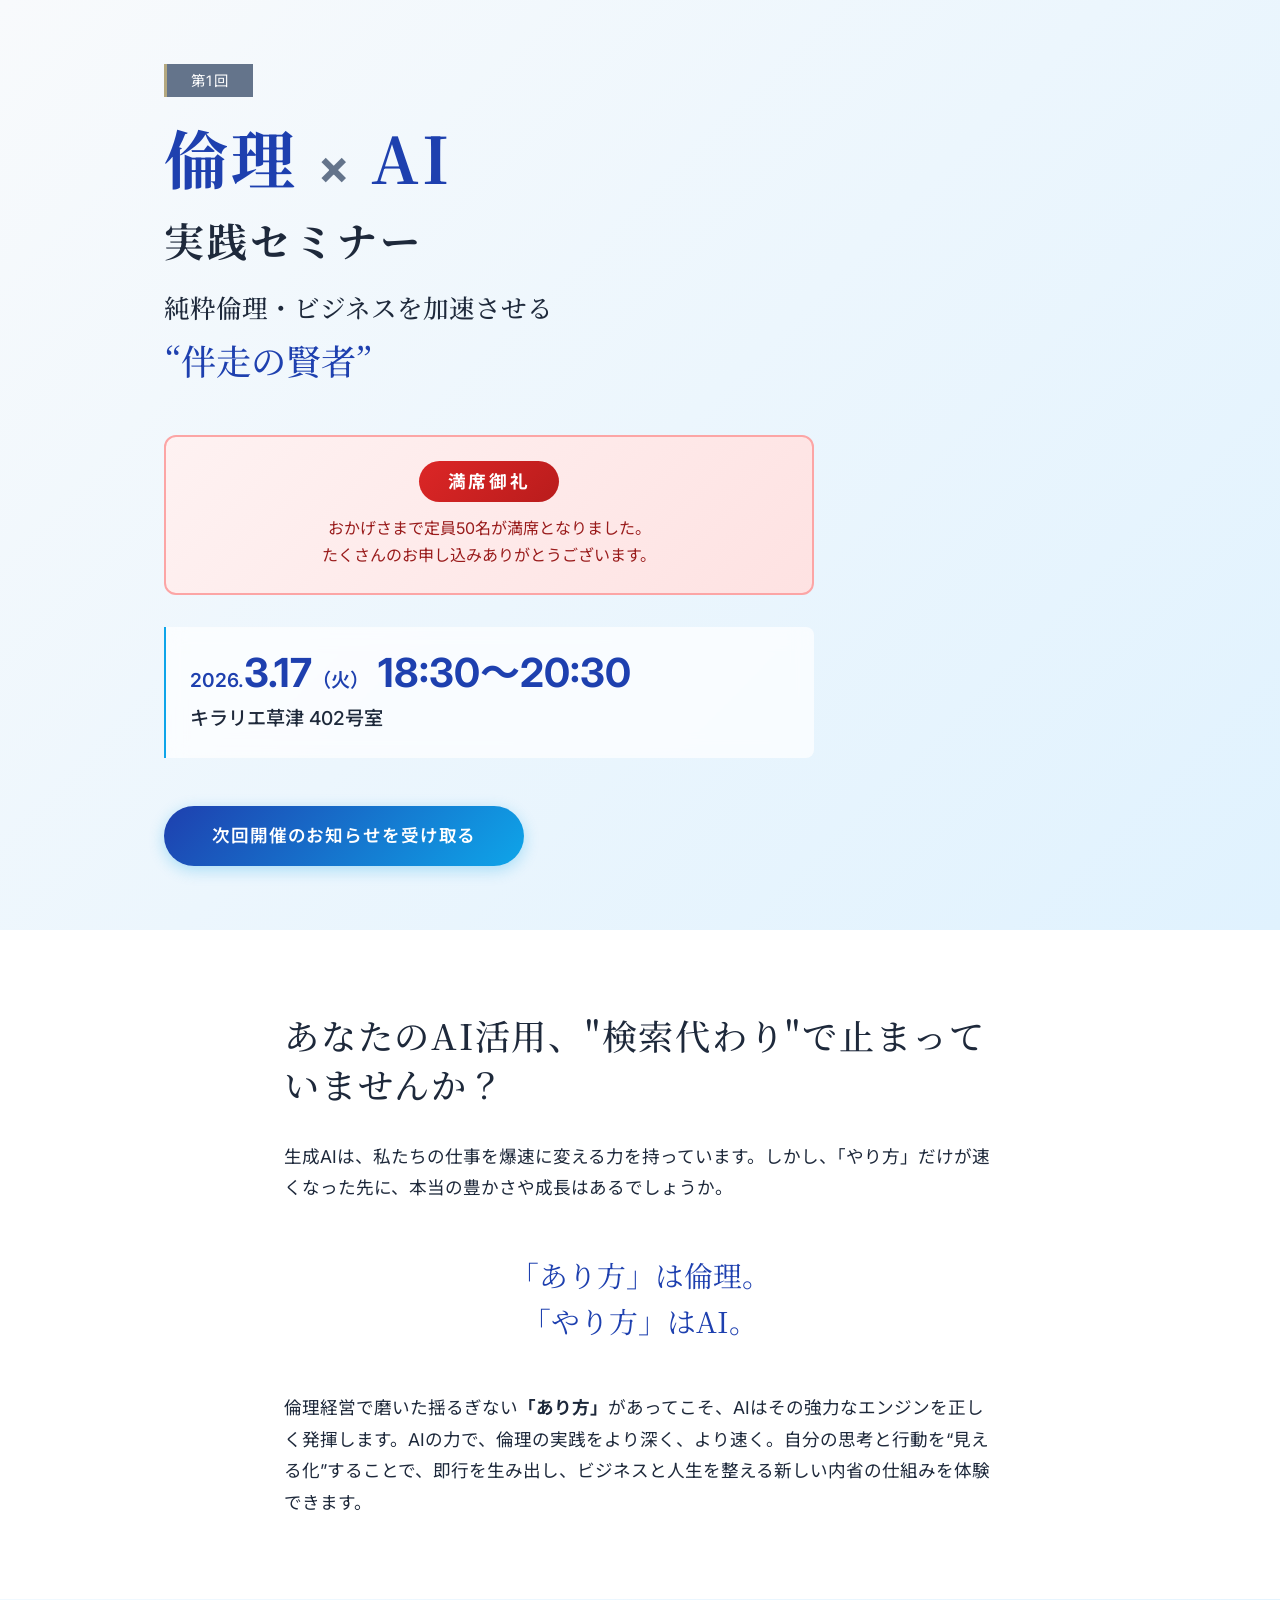
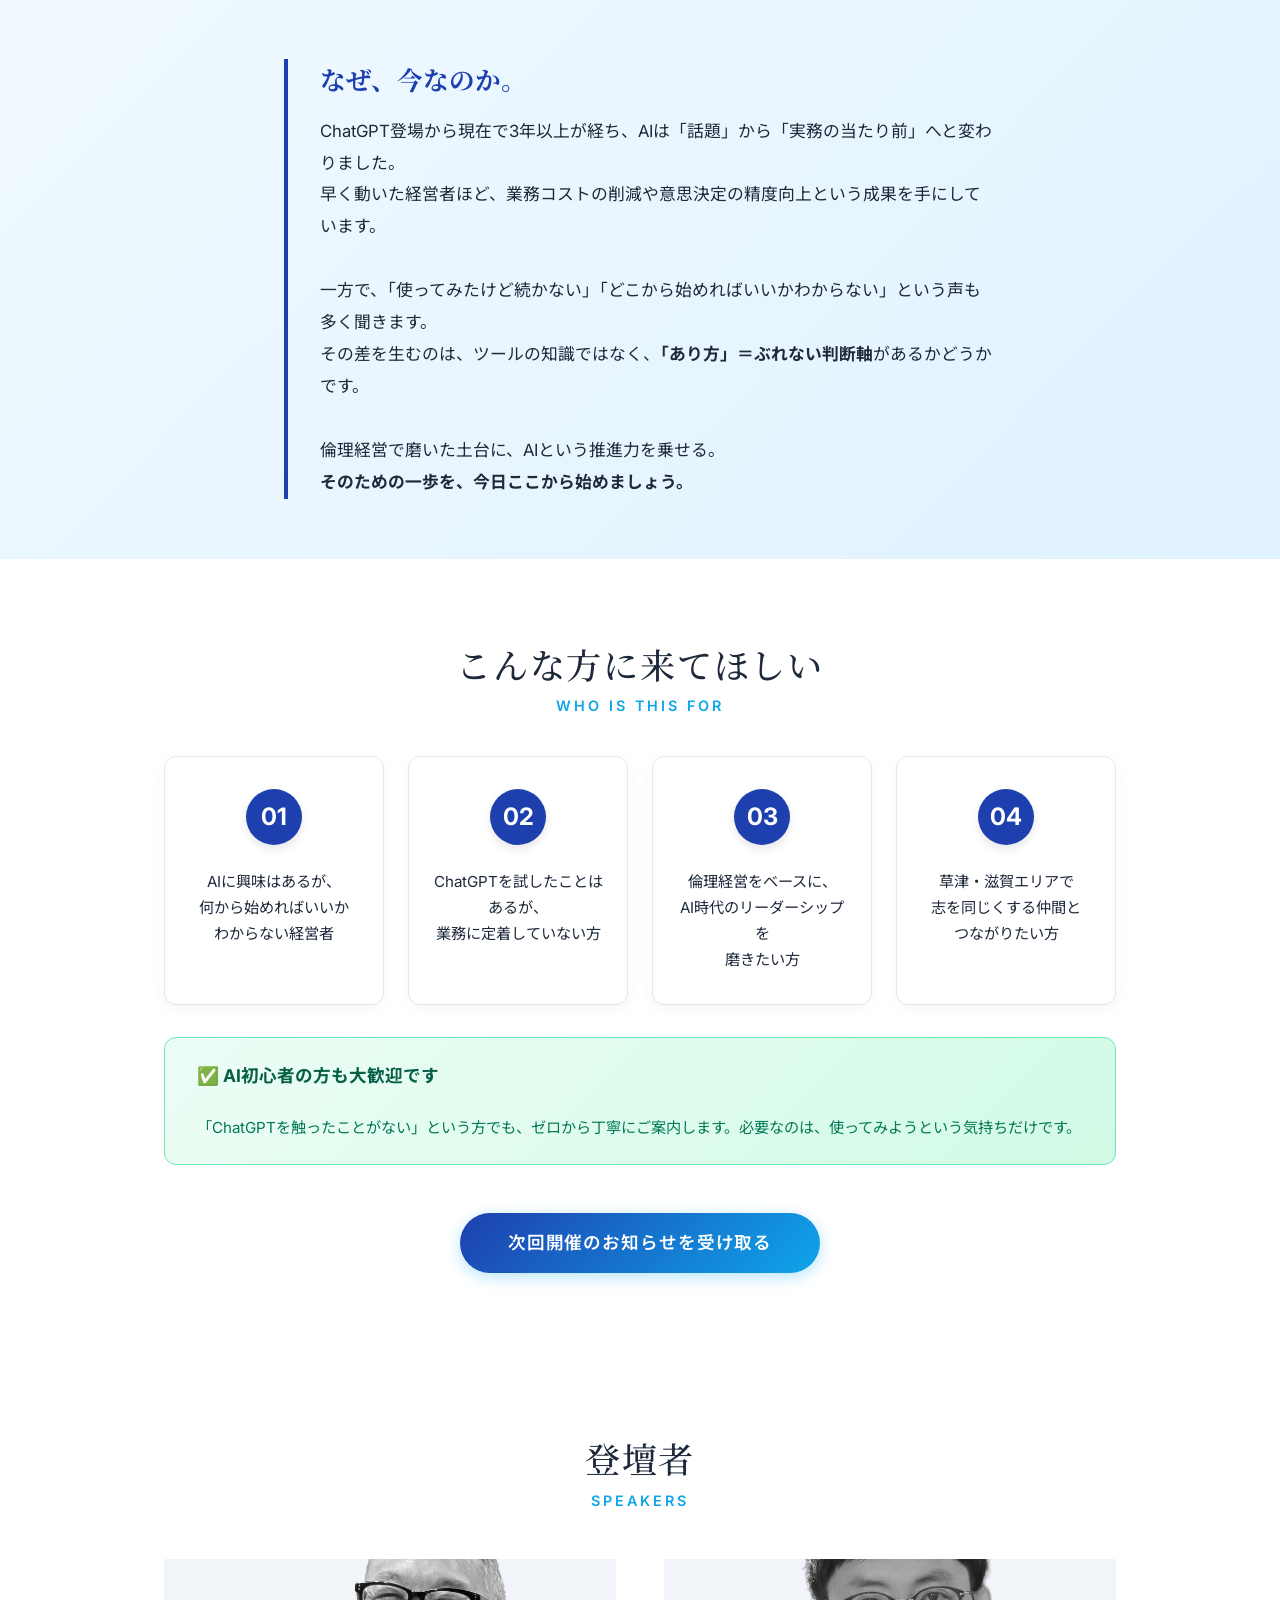
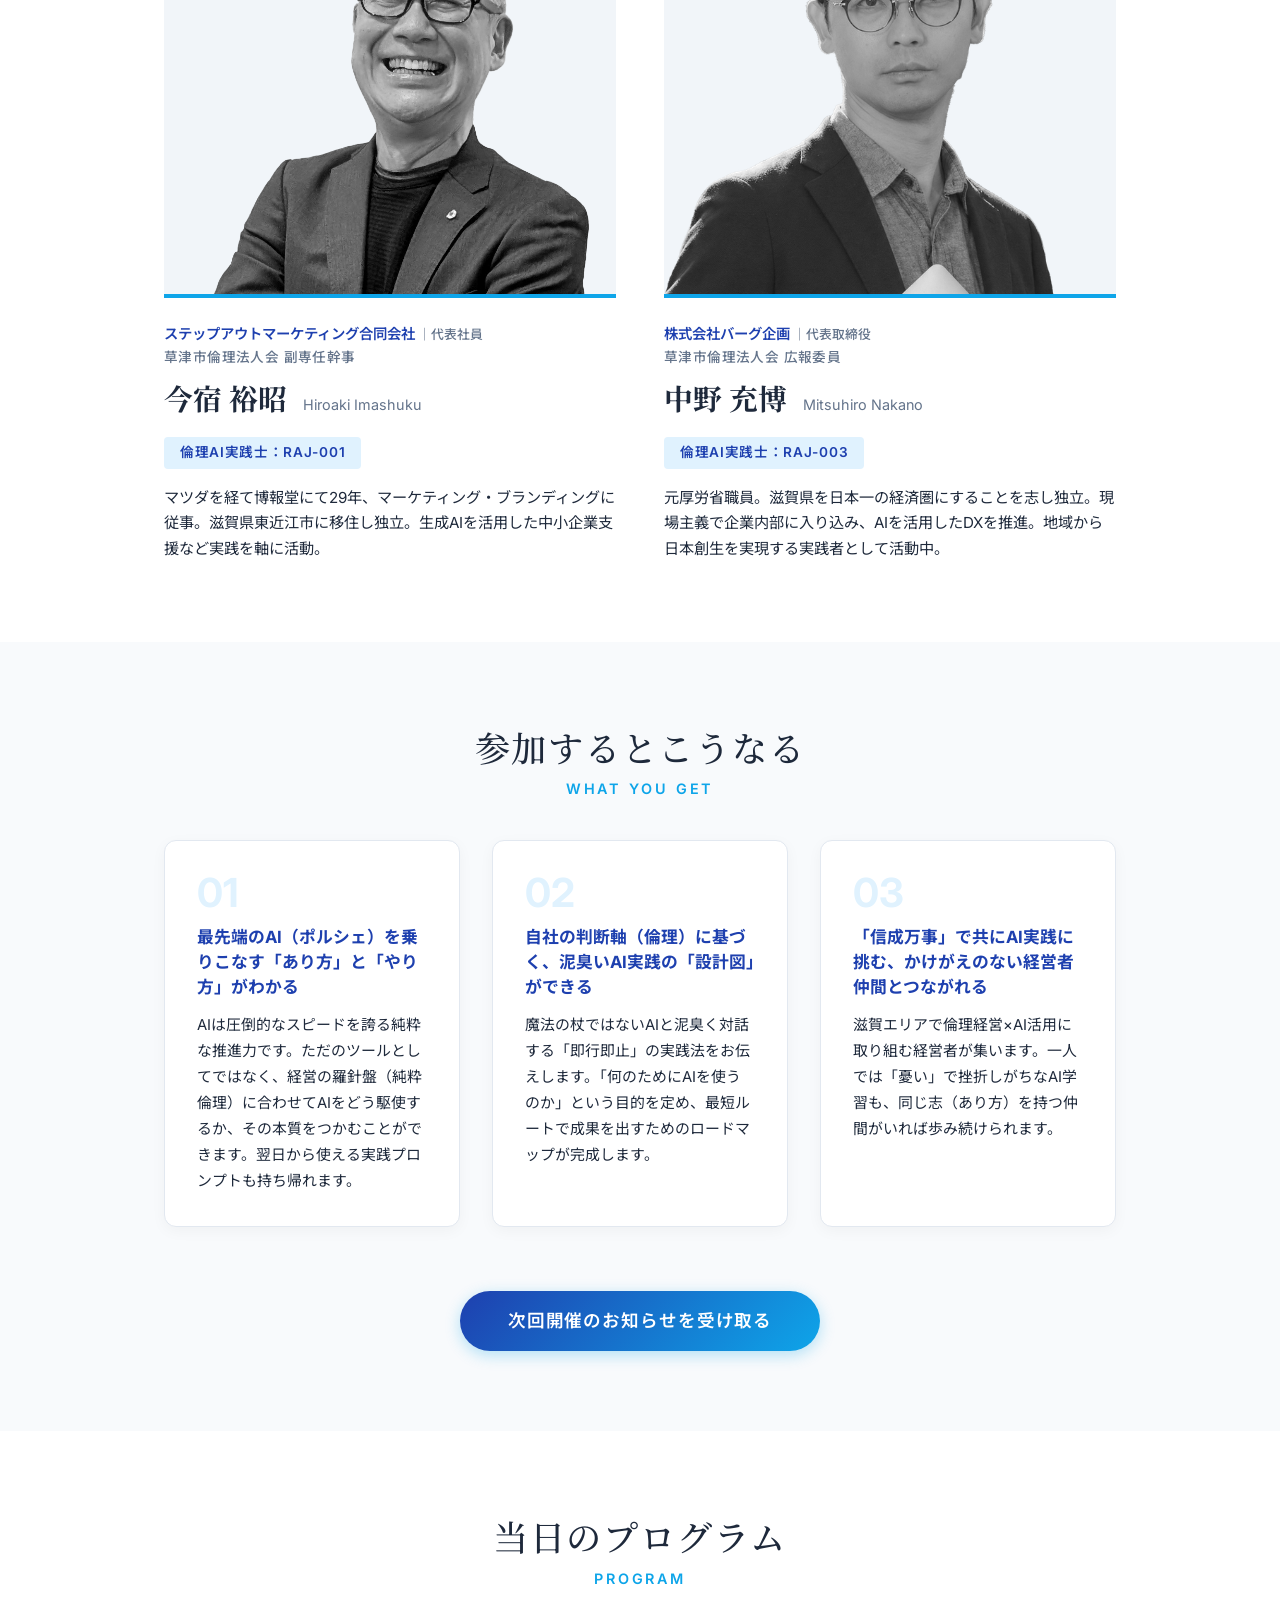
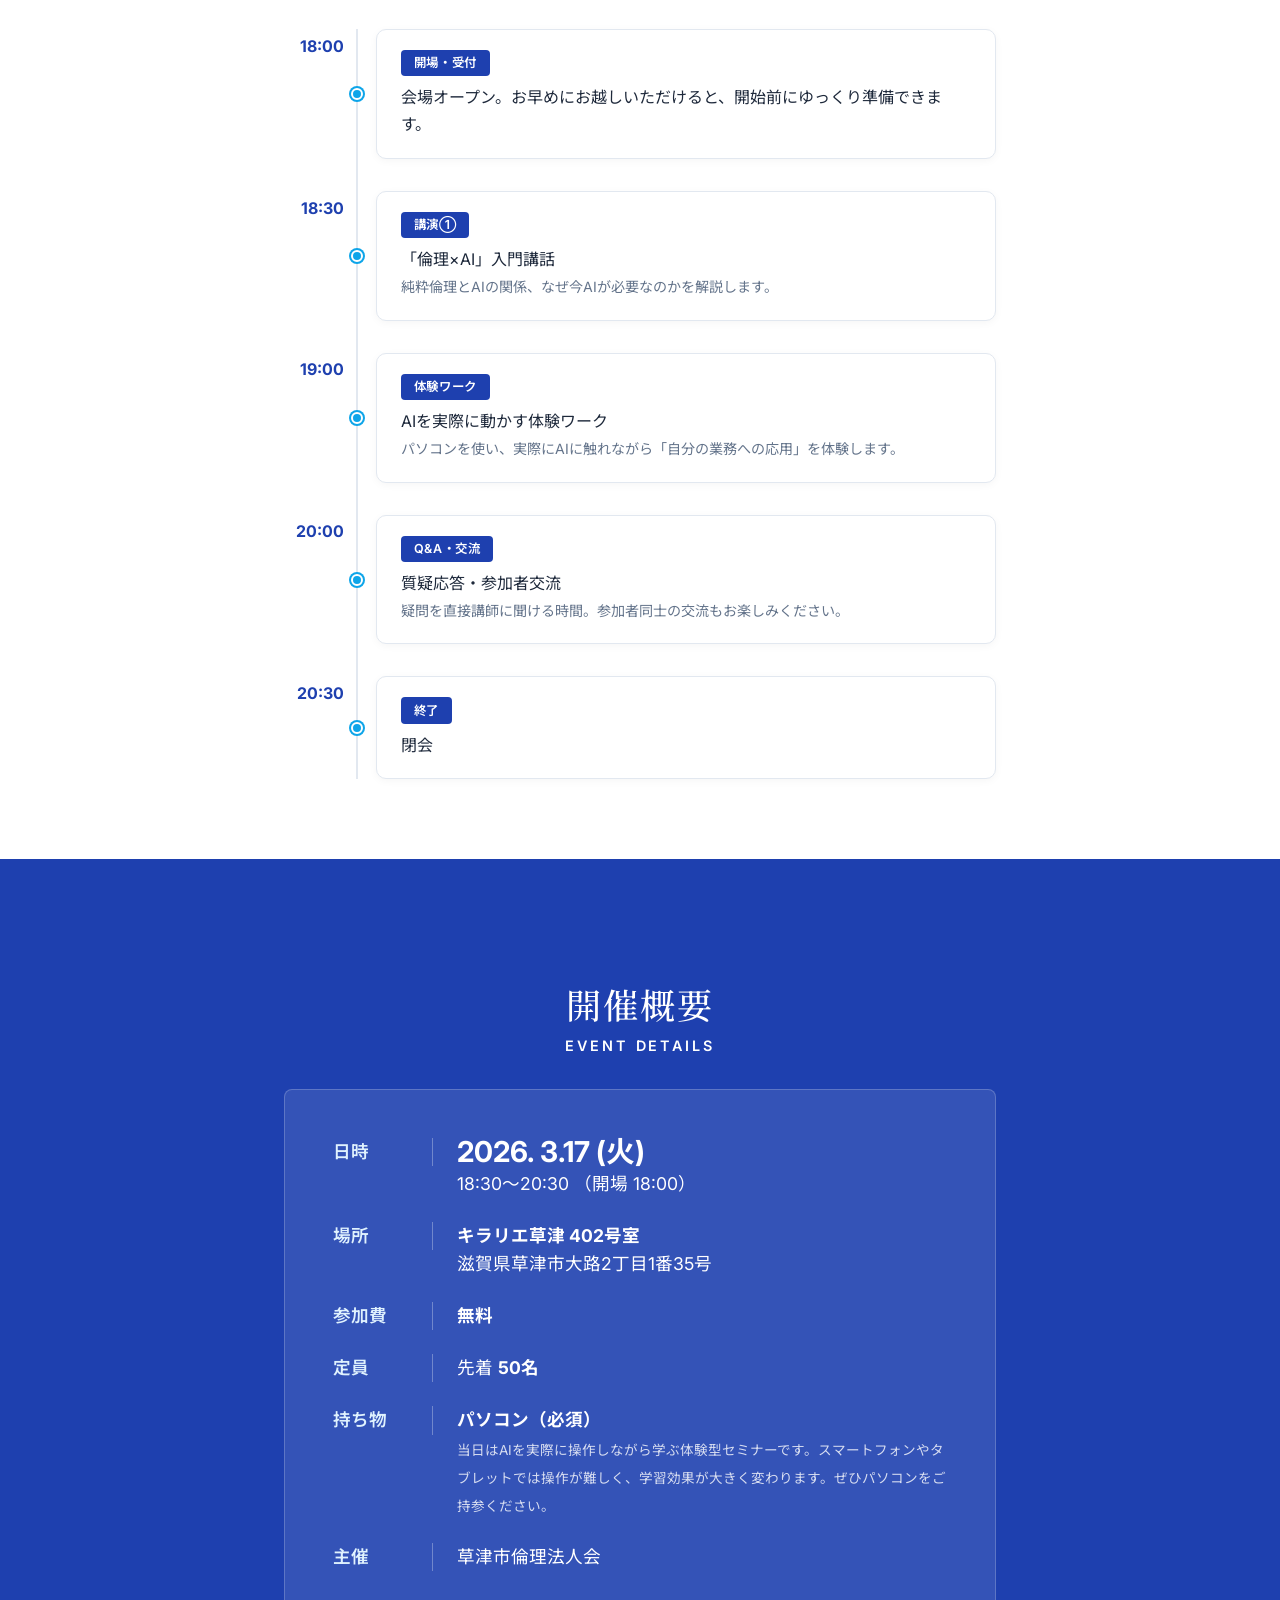
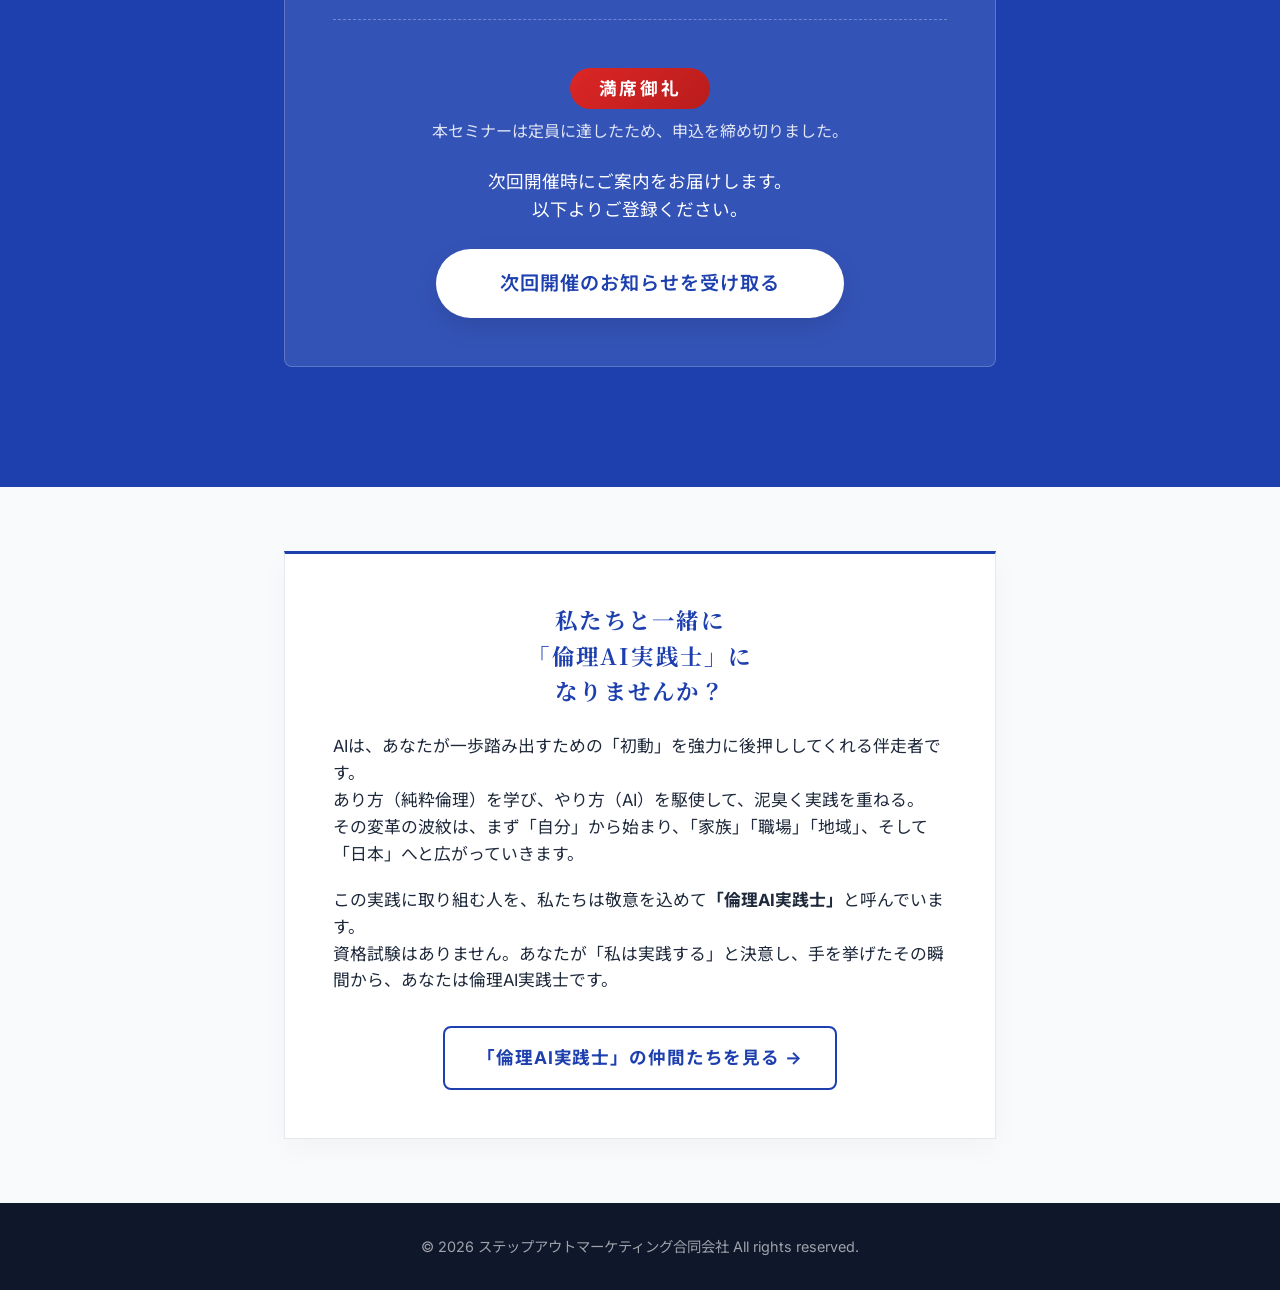
<file: index.html>
<!doctype html>
<html lang="ja">
  <head>
    <meta charset="UTF-8" />
    <meta name="viewport" content="width=device-width, initial-scale=1.0" />
    <title>
      第1回 倫理×AI 実践セミナー | 純粋倫理・ビジネスを加速させる“伴走の賢者”
    </title>
    <meta
      name="description"
      content="AIの力で、倫理の実践をより深く、より速く。自分の思考と行動を“見える化”し、内省の仕組みを体験できるセミナーです。"
    />

    <!-- Google Fonts -->
    <link rel="preconnect" href="https://fonts.googleapis.com" />
    <link rel="preconnect" href="https://fonts.gstatic.com" crossorigin />
    <link
      href="https://fonts.googleapis.com/css2?family=Inter:wght@400;500;600;700&family=Noto+Sans+JP:wght@400;500;700&family=Noto+Serif+JP:wght@400;500;700&display=swap"
      rel="stylesheet"
    />

    <!-- CSS -->
    <link rel="stylesheet" href="style.css" />
  </head>
  <body>
    <!-- Hero Section -->
    <header class="hero">
      <div class="hero-bg"></div>
      <div class="container hero-inner">
        <div class="hero-content">
          <div class="series-badge">第1回</div>
          <h1 class="hero-title">
            倫理 <span class="times">×</span> AI<br /><span class="title-sub"
              >実践セミナー</span
            >
          </h1>
          <h2 class="hero-subtitle">
            純粋倫理・ビジネスを加速させる<br /><span class="highlight"
              >“伴走の賢者”</span
            >
          </h2>

          <div class="soldout-banner">
            <span class="soldout-badge">満席御礼</span>
            <p class="soldout-message">おかげさまで定員50名が満席となりました。<br>たくさんのお申し込みありがとうございます。</p>
          </div>

          <div class="hero-info">
            <p class="date">
              <span>2026.</span>3.17<span>（火）</span> 18:30〜20:30
            </p>
            <p class="location">キラリエ草津 402号室</p>
          </div>

          <a href="https://forms.gle/iNcm14RdT8GKZMJo7" target="_blank" rel="noopener noreferrer" class="btn btn-primary">次回開催のお知らせを受け取る</a>
        </div>
      </div>
    </header>

    <!-- Message Section -->
    <section class="message-section fade-in">
      <div class="container container-sm">
        <h2 class="section-title">
          あなたのAI活用、<br
            class="sp-only"
          />"検索代わり"で止まっていませんか？
        </h2>

        <div class="message-body">
          <p>
            生成AIは、私たちの仕事を爆速に変える力を持っています。しかし、「やり方」だけが速くなった先に、本当の豊かさや成長はあるでしょうか。
          </p>

          <p class="philosophy-quote">
            「あり方」は倫理。<br />「やり方」はAI。
          </p>

          <p>
            倫理経営で磨いた揺るぎない<strong>「あり方」</strong>があってこそ、AIはその強力なエンジンを正しく発揮します。AIの力で、倫理の実践をより深く、より速く。自分の思考と行動を“見える化”することで、即行を生み出し、ビジネスと人生を整える新しい内省の仕組みを体験できます。
          </p>
        </div>
      </div>
    </section>

    <!-- NOW感セクション -->
    <section class="now-section fade-in">
      <div class="container container-sm">
        <div class="now-inner">
          <p class="now-label">なぜ、今なのか。</p>
          <p class="now-body">
            ChatGPT登場から現在で3年以上が経ち、AIは「話題」から「実務の当たり前」へと変わりました。<br />
            早く動いた経営者ほど、業務コストの削減や意思決定の精度向上という成果を手にしています。<br /><br />
            一方で、「使ってみたけど続かない」「どこから始めればいいかわからない」という声も多く聞きます。<br />
            その差を生むのは、ツールの知識ではなく、<strong>「あり方」＝ぶれない判断軸</strong>があるかどうかです。<br /><br />
            倫理経営で磨いた土台に、AIという推進力を乗せる。<br />
            <strong>そのための一歩を、今日ここから始めましょう。</strong>
          </p>
        </div>
      </div>
    </section>

    <!-- こんな方へセクション -->
    <section class="target-section fade-in">
      <div class="container">
        <h2 class="section-title text-center">こんな方に来てほしい<span class="title-en">WHO IS THIS FOR</span></h2>
        <div class="target-grid">
          <div class="target-card">
            <div class="target-icon">01</div>
            <p>AIに興味はあるが、<br />何から始めればいいか<br />わからない経営者</p>
          </div>
          <div class="target-card">
            <div class="target-icon">02</div>
            <p>ChatGPTを試したことはあるが、<br />業務に定着していない方</p>
          </div>
          <div class="target-card">
            <div class="target-icon">03</div>
            <p>倫理経営をベースに、<br />AI時代のリーダーシップを<br />磨きたい方</p>
          </div>
          <div class="target-card">
            <div class="target-icon">04</div>
            <p>草津・滋賀エリアで<br />志を同じくする仲間と<br />つながりたい方</p>
          </div>
        </div>
        <div class="beginner-badge">
          <span>✅ AI初心者の方も大歓迎です</span>
          <p>「ChatGPTを触ったことがない」という方でも、ゼロから丁寧にご案内します。必要なのは、使ってみようという気持ちだけです。</p>
        </div>
        
        <!-- CTAエリア（1箇所目） -->
        <div style="text-align: center; margin-top: 3rem;">
          <a href="https://forms.gle/iNcm14RdT8GKZMJo7" target="_blank" rel="noopener noreferrer" class="btn btn-primary" style="font-size: 1.1rem; padding: 1rem 3rem;">
            次回開催のお知らせを受け取る
          </a>
        </div>
      </div>
    </section>

    <!-- Speakers Section -->
    <section class="speakers-section fade-in">
      <div class="container">
        <h2 class="section-title text-center">
          登壇者<span class="title-en">SPEAKERS</span>
        </h2>

        <div class="speaker-grid">
          <!-- Speaker 1 -->
          <div class="speaker-card">
            <div class="speaker-image" style="overflow: hidden; background-color: #f1f5f9;">
              <img src="images/imashuku.png" alt="今宿 裕昭" class="img-speaker" style="width: 100%; height: 100%; object-fit: cover; object-position: center 10%; transform: scale(1.0);">
            </div>
            <div class="speaker-info">
              <p class="company">ステップアウトマーケティング合同会社<span class="company-title">｜代表社員</span></p>
              <p class="role">草津市倫理法人会 副専任幹事</p>
              <h3 class="name">
                今宿 裕昭<span class="name-en">Hiroaki Imashuku</span>
              </h3>
              <p class="credential">倫理AI実践士：RAJ-001</p>
              <p class="profile">
                マツダを経て博報堂にて29年、マーケティング・ブランディングに従事。滋賀県東近江市に移住し独立。生成AIを活用した中小企業支援など実践を軸に活動。
              </p>
            </div>
          </div>

          <!-- Speaker 2 -->
          <div class="speaker-card">
            <div class="speaker-image" style="overflow: hidden; background-color: #f1f5f9;">
              <!-- 中野様画像（スケールアップして顔の大きさを今宿様に合わせる方向で調整） -->
              <img src="images/nakano.png" alt="中野 充博" style="width: 100%; height: 100%; object-fit: cover; object-position: center 20%; transform: scale(1.25);">
            </div>
            <div class="speaker-info">
              <p class="company">株式会社バーグ企画<span class="company-title">｜代表取締役</span></p>
              <p class="role">草津市倫理法人会 広報委員</p>
              <h3 class="name">
                中野 充博<span class="name-en">Mitsuhiro Nakano</span>
              </h3>
              <p class="credential">倫理AI実践士：RAJ-003</p>
              <p class="profile">
                元厚労省職員。滋賀県を日本一の経済圏にすることを志し独立。現場主義で企業内部に入り込み、AIを活用したDXを推進。地域から日本創生を実現する実践者として活動中。
              </p>
            </div>
          </div>
        </div>
      </div>
    </section>

    <!-- ベネフィットセクション -->
    <section class="benefit-section bg-light fade-in">
      <div class="container">
        <h2 class="section-title text-center">参加するとこうなる<span class="title-en">WHAT YOU GET</span></h2>
        <div class="benefit-grid">
          <div class="benefit-card">
            <div class="benefit-num">01</div>
            <h3>最先端のAI（ポルシェ）を乗りこなす「あり方」と「やり方」がわかる</h3>
            <p>AIは圧倒的なスピードを誇る純粋な推進力です。ただのツールとしてではなく、経営の羅針盤（純粋倫理）に合わせてAIをどう駆使するか、その本質をつかむことができます。翌日から使える実践プロンプトも持ち帰れます。</p>
          </div>
          <div class="benefit-card">
            <div class="benefit-num">02</div>
            <h3>自社の判断軸（倫理）に基づく、泥臭いAI実践の「設計図」ができる</h3>
            <p>魔法の杖ではないAIと泥臭く対話する「即行即止」の実践法をお伝えします。「何のためにAIを使うのか」という目的を定め、最短ルートで成果を出すためのロードマップが完成します。</p>
          </div>
          <div class="benefit-card">
            <div class="benefit-num">03</div>
            <h3>「信成万事」で共にAI実践に挑む、かけがえのない経営者仲間とつながれる</h3>
            <p>滋賀エリアで倫理経営×AI活用に取り組む経営者が集います。一人では「憂い」で挫折しがちなAI学習も、同じ志（あり方）を持つ仲間がいれば歩み続けられます。</p>
          </div>
        </div>

        <!-- CTAエリア（2箇所目） -->
        <div style="text-align: center; margin-top: 4rem;">
          <a href="https://forms.gle/iNcm14RdT8GKZMJo7" target="_blank" rel="noopener noreferrer" class="btn btn-primary" style="font-size: 1.1rem; padding: 1rem 3rem;">
            次回開催のお知らせを受け取る
          </a>
        </div>
      </div>
    </section>

    <!-- プログラムセクション -->
    <section class="program-section fade-in">
      <div class="container container-sm">
        <h2 class="section-title text-center">当日のプログラム<span class="title-en">PROGRAM</span></h2>
        <div class="program-list">
          <div class="program-item">
            <div class="program-time">18:00</div>
            <div class="program-content">
              <span class="program-tag">開場・受付</span>
              <p>会場オープン。お早めにお越しいただけると、開始前にゆっくり準備できます。</p>
            </div>
          </div>
          <div class="program-item">
            <div class="program-time">18:30</div>
            <div class="program-content">
              <span class="program-tag">講演①</span>
              <p>「倫理×AI」入門講話<br /><small>純粋倫理とAIの関係、なぜ今AIが必要なのかを解説します。</small></p>
            </div>
          </div>
          <div class="program-item">
            <div class="program-time">19:00</div>
            <div class="program-content">
              <span class="program-tag">体験ワーク</span>
              <p>AIを実際に動かす体験ワーク<br /><small>パソコンを使い、実際にAIに触れながら「自分の業務への応用」を体験します。</small></p>
            </div>
          </div>
          <div class="program-item">
            <div class="program-time">20:00</div>
            <div class="program-content">
              <span class="program-tag">Q&A・交流</span>
              <p>質疑応答・参加者交流<br /><small>疑問を直接講師に聞ける時間。参加者同士の交流もお楽しみください。</small></p>
            </div>
          </div>
          <div class="program-item program-item--end">
            <div class="program-time">20:30</div>
            <div class="program-content">
              <span class="program-tag">終了</span>
              <p>閉会</p>
            </div>
          </div>
        </div>
      </div>
    </section>


    <!-- Event Detail Section -->
    <section id="register" class="event-section bg-primary fade-in">
      <div class="container container-sm">
        <h2 class="section-title text-center color-white">
          開催概要<span class="title-en color-white">EVENT DETAILS</span>
        </h2>

        <div class="event-card">
          <dl class="event-details">
            <dt>日時</dt>
            <dd>
              <span class="large-date">2026. 3.17 (火)</span><br />
              18:30〜20:30 （開場 18:00）
            </dd>

            <dt>場所</dt>
            <dd>
              <strong>キラリエ草津 402号室</strong><br />
              滋賀県草津市大路2丁目1番35号
            </dd>

            <dt>参加費</dt>
            <dd>
              <strong>無料</strong>
            </dd>

            <dt>定員</dt>
            <dd>先着 <strong>50名</strong></dd>

            <dt>持ち物</dt>
            <dd>
              <strong>パソコン（必須）</strong><br />
              <span class="note">当日はAIを実際に操作しながら学ぶ体験型セミナーです。スマートフォンやタブレットでは操作が難しく、学習効果が大きく変わります。ぜひパソコンをご持参ください。</span>
            </dd>

            <dt>主催</dt>
            <dd>草津市倫理法人会</dd>
          </dl>

          <div class="cta-action">
            <div class="soldout-notice">
              <span class="soldout-badge">満席御礼</span>
              <p>本セミナーは定員に達したため、申込を締め切りました。</p>
            </div>
            <p class="cta-message">
              次回開催時にご案内をお届けします。<br>以下よりご登録ください。
            </p>
            <a href="https://forms.gle/iNcm14RdT8GKZMJo7" target="_blank" rel="noopener noreferrer" class="btn btn-cta">次回開催のお知らせを受け取る</a>
          </div>
        </div>
      </div>
    </section>

    <!-- 倫理AI実践士 セクション -->
    <section class="concept-section bg-light fade-in" style="padding: 4rem 0;">
      <div class="container container-sm">
        <div class="concept-box" style="text-align: center;">
          <h3 class="concept-title" style="margin-bottom: 1.5rem;">私たちと一緒に<br>「倫理AI実践士」に<br>なりませんか？</h3>
          <p style="text-align: left; margin-bottom: 1.2rem;">
            AIは、あなたが一歩踏み出すための「初動」を強力に後押ししてくれる伴走者です。<br>
            あり方（純粋倫理）を学び、やり方（AI）を駆使して、泥臭く実践を重ねる。<br>
            その変革の波紋は、まず「自分」から始まり、「家族」「職場」「地域」、そして「日本」へと広がっていきます。
          </p>
          <p style="text-align: left; margin-bottom: 2rem;">
            この実践に取り組む人を、私たちは敬意を込めて<strong>「倫理AI実践士」</strong>と呼んでいます。<br>
            資格試験はありません。あなたが「私は実践する」と決意し、手を挙げたその瞬間から、あなたは倫理AI実践士です。
          </p>
          <div class="concept-footer" style="background: none; border: none; padding: 0;">
            <a href="members.html" class="btn btn-outline" style="display: inline-block; padding: 1rem 2rem; border: 2px solid var(--c-primary); color: var(--c-primary); text-decoration: none; border-radius: 8px; font-weight: bold; transition: all 0.3s ease;">
              「倫理AI実践士」の仲間たちを見る →
            </a>
          </div>
        </div>
      </div>
    </section>

    <!-- Footer -->
    <footer class="footer">
      <div class="container text-center">
        <p>&copy; 2026 ステップアウトマーケティング合同会社 All rights reserved.</p>
      </div>
    </footer>

    <script>
      // 簡単なフェードインアニメーション用スクリプト
      document.addEventListener("DOMContentLoaded", () => {
        const elements = document.querySelectorAll(".fade-in");
        const observer = new IntersectionObserver(
          (entries) => {
            entries.forEach((entry) => {
              if (entry.isIntersecting) {
                entry.target.classList.add("visible");
              }
            });
          },
          { threshold: 0.1 },
        );

        elements.forEach((element) => {
          observer.observe(element);
        });
      });
    </script>
  </body>
</html>
</file>
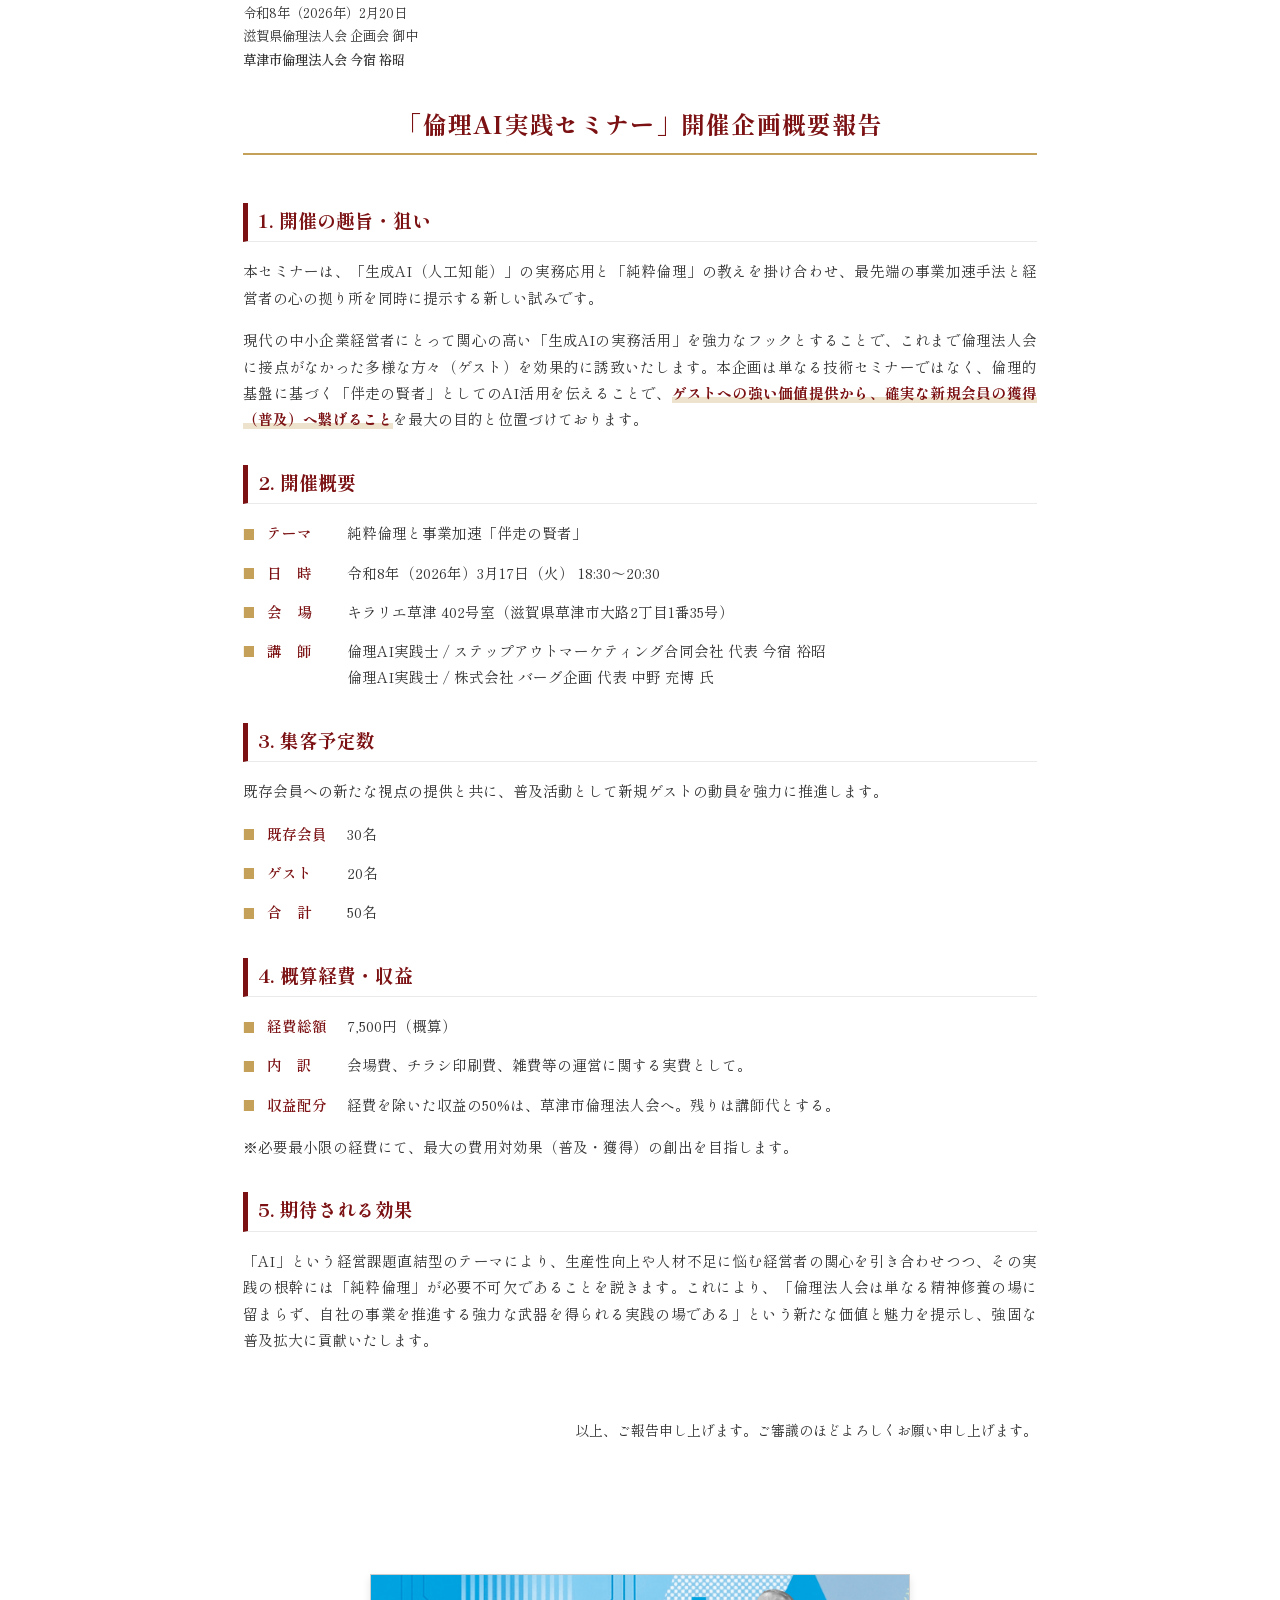
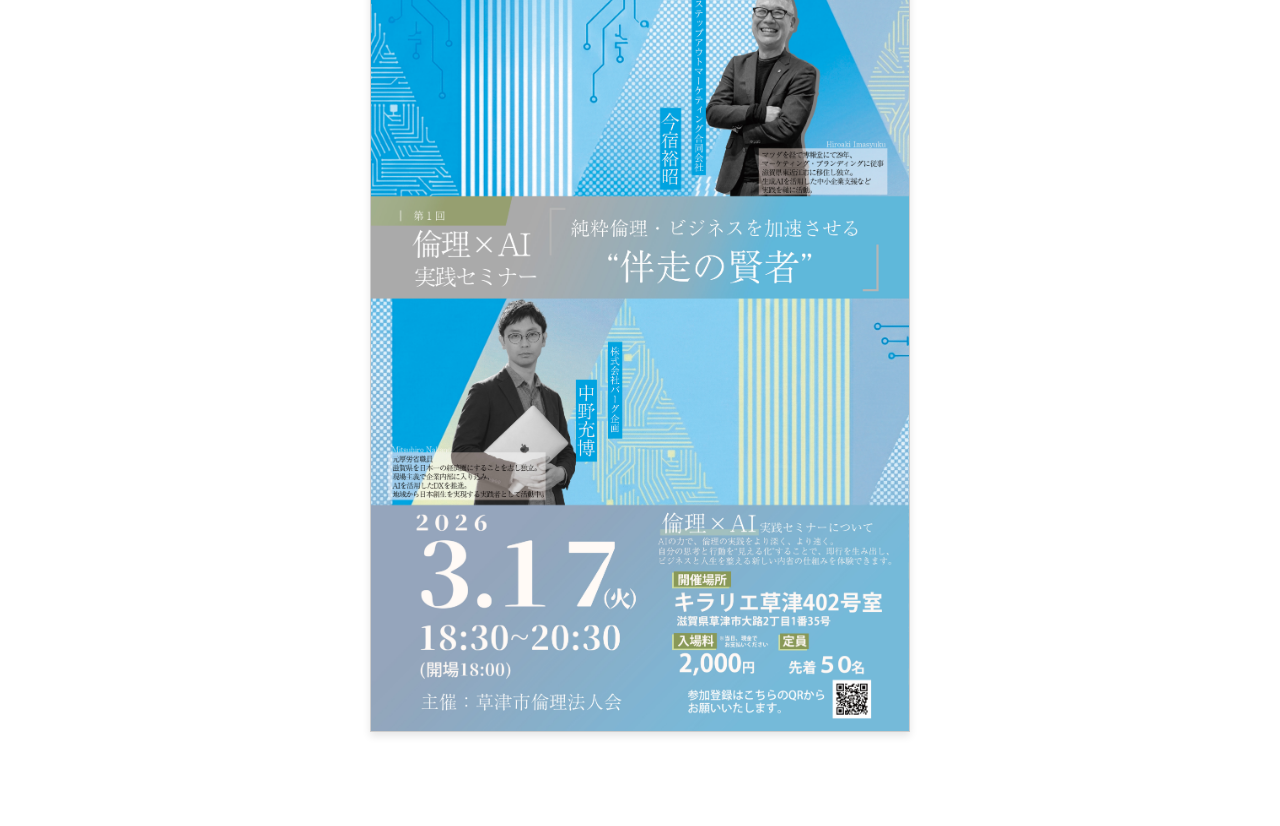
<file: 20260317_企画概要報告書.html>
<!DOCTYPE html>
<html lang="ja">
<head>
    <meta charset="UTF-8">
    <meta name="viewport" content="width=device-width, initial-scale=1.0">
    <title>倫理AI実践セミナー 開催企画書</title>
    <link href="https://fonts.googleapis.com/css2?family=Shippori+Mincho:wght@400;600;800&display=swap" rel="stylesheet">
    <style>
        /* A4 Print Styles */
        @page {
            size: A4 portrait;
            margin: 20mm 20mm;
        }

        :root {
            --color-primary: #7b1113; /* 臙脂色（えんじ） */
            --color-gold: #c5a059; /* 上品な金・黄土色 */
            --color-text: #333333;
            --color-light-bg: #fdfbf7; /* 和風の僅かな生成り色 */
            --font-main: 'Shippori Mincho', 'Noto Serif JP', 'Yu Mincho', 'MS Mincho', serif;
        }

        body {
            font-family: var(--font-main);
            color: var(--color-text);
            line-height: 1.8;
            margin: 0;
            padding: 0;
            background-color: white;
            font-size: 11pt; /* A4印刷に最適なサイズ */
        }

        .container {
            width: 100%;
            max-width: 210mm;
            margin: 0 auto;
            padding: 0;
            box-sizing: border-box;
        }

        /* Header Information */
        .doc-meta {
            text-align: right;
            margin-bottom: 2rem;
            font-size: 10pt;
            line-height: 1.5;
        }
        
        .doc-meta p {
            margin: 0.2rem 0;
        }

        .doc-meta .bold {
            font-weight: 600;
        }

        /* Title */
        h1.doc-title {
            text-align: center;
            font-size: 18pt;
            color: var(--color-primary);
            margin-bottom: 3rem;
            padding-bottom: 0.5rem;
            border-bottom: 2px solid var(--color-gold);
            font-weight: 800;
            letter-spacing: 0.05em;
        }

        /* Sections */
        section {
            margin-bottom: 2rem;
        }

        h2 {
            font-size: 14pt;
            color: var(--color-primary);
            border-left: 5px solid var(--color-primary);
            padding-left: 10px;
            margin-bottom: 1rem;
            border-bottom: 1px solid #eaeaea;
            padding-bottom: 5px;
            font-weight: 800;
        }

        p {
            margin-bottom: 1rem;
            text-align: justify;
            text-justify: inter-ideograph;
        }

        .strong-highlight {
            font-weight: 800;
            color: var(--color-primary);
            background: linear-gradient(transparent 70%, rgba(197, 160, 89, 0.3) 0%);
        }

        /* Lists */
        ul.summary-list {
            list-style: none;
            padding-left: 0;
            margin-bottom: 1rem;
        }

        ul.summary-list li {
            margin-bottom: 0.8rem;
            position: relative;
            padding-left: 1.5rem;
        }

        ul.summary-list li::before {
            content: "■";
            color: var(--color-gold);
            position: absolute;
            left: 0;
            font-size: 0.8em;
            top: 0.2em;
        }

        ul.summary-list li strong {
            display: inline-block;
            width: 80px;
            color: var(--color-primary);
            font-weight: 600;
        }

        .footer-text {
            text-align: right;
            margin-top: 4rem;
            font-size: 10.5pt;
        }

        /* Print Specific Adjustments */
        @media print {
            body {
                background-color: transparent;
                -webkit-print-color-adjust: exact;
                print-color-adjust: exact;
            }
        }
    </style>
</head>
<body>
    <div class="container">
        <div class="doc-meta">
            <p>令和8年（2026年）2月20日</p>
            <p>滋賀県倫理法人会 企画会 御中</p>
            <p class="bold">草津市倫理法人会 今宿 裕昭</p>
        </div>

        <h1 class="doc-title">「倫理AI実践セミナー」開催企画概要報告</h1>

        <section>
            <h2>1. 開催の趣旨・狙い</h2>
            <p>本セミナーは、「生成AI（人工知能）」の実務応用と「純粋倫理」の教えを掛け合わせ、最先端の事業加速手法と経営者の心の拠り所を同時に提示する新しい試みです。</p>
            <p>現代の中小企業経営者にとって関心の高い「生成AIの実務活用」を強力なフックとすることで、これまで倫理法人会に接点がなかった多様な方々（ゲスト）を効果的に誘致いたします。本企画は単なる技術セミナーではなく、倫理的基盤に基づく「伴走の賢者」としてのAI活用を伝えることで、<span class="strong-highlight">ゲストへの強い価値提供から、確実な新規会員の獲得（普及）へ繋げること</span>を最大の目的と位置づけております。</p>
        </section>

        <section>
            <h2>2. 開催概要</h2>
            <ul class="summary-list">
                <li><strong>テーマ</strong>純粋倫理と事業加速「伴走の賢者」</li>
                <li><strong>日　時</strong>令和8年（2026年）3月17日（火） 18:30〜20:30</li>
                <li><strong>会　場</strong>キラリエ草津 402号室（滋賀県草津市大路2丁目1番35号）</li>
                <li><strong>講　師</strong>倫理AI実践士 / ステップアウトマーケティング合同会社 代表 今宿 裕昭<br><span style="display:inline-block; width:80px;"></span>倫理AI実践士 / 株式会社 バーグ企画 代表 中野 充博 氏</li>
            </ul>
        </section>

        <section>
            <h2>3. 集客予定数</h2>
            <p>既存会員への新たな視点の提供と共に、普及活動として新規ゲストの動員を強力に推進します。</p>
            <ul class="summary-list">
                <li><strong>既存会員</strong>30名</li>
                <li><strong>ゲスト</strong>20名</li>
                <li><strong>合　計</strong>50名</li>
            </ul>
        </section>

        <section>
            <h2>4. 概算経費・収益</h2>
            <ul class="summary-list">
                <li><strong>経費総額</strong>7,500円（概算）</li>
                <li><strong>内　訳</strong>会場費、チラシ印刷費、雑費等の運営に関する実費として。</li>
                <li><strong>収益配分</strong>経費を除いた収益の50%は、草津市倫理法人会へ。残りは講師代とする。</li>
            </ul>
            <p>※必要最小限の経費にて、最大の費用対効果（普及・獲得）の創出を目指します。</p>
        </section>

        <section>
            <h2>5. 期待される効果</h2>
            <p>「AI」という経営課題直結型のテーマにより、生産性向上や人材不足に悩む経営者の関心を引き合わせつつ、その実践の根幹には「純粋倫理」が必要不可欠であることを説きます。これにより、「倫理法人会は単なる精神修養の場に留まらず、自社の事業を推進する強力な武器を得られる実践の場である」という新たな価値と魅力を提示し、強固な普及拡大に貢献いたします。</p>
        </section>

        <p class="footer-text">以上、ご報告申し上げます。ご審議のほどよろしくお願い申し上げます。</p>
    </div>

    <!-- 2ページ目: チラシ画像 -->
    <div style="page-break-before: always; page-break-inside: avoid; width: 100%; height: 250mm; display: flex; align-items: center; justify-content: center; margin-top: 10mm;">
        <img src="A4 ラクする.jpg" alt="チラシ画像" style="max-width: 80%; max-height: 80%; object-fit: contain; border: 1px solid #ccc; box-shadow: 0 4px 8px rgba(0,0,0,0.1);">
    </div>
</body>
</html>
</file>
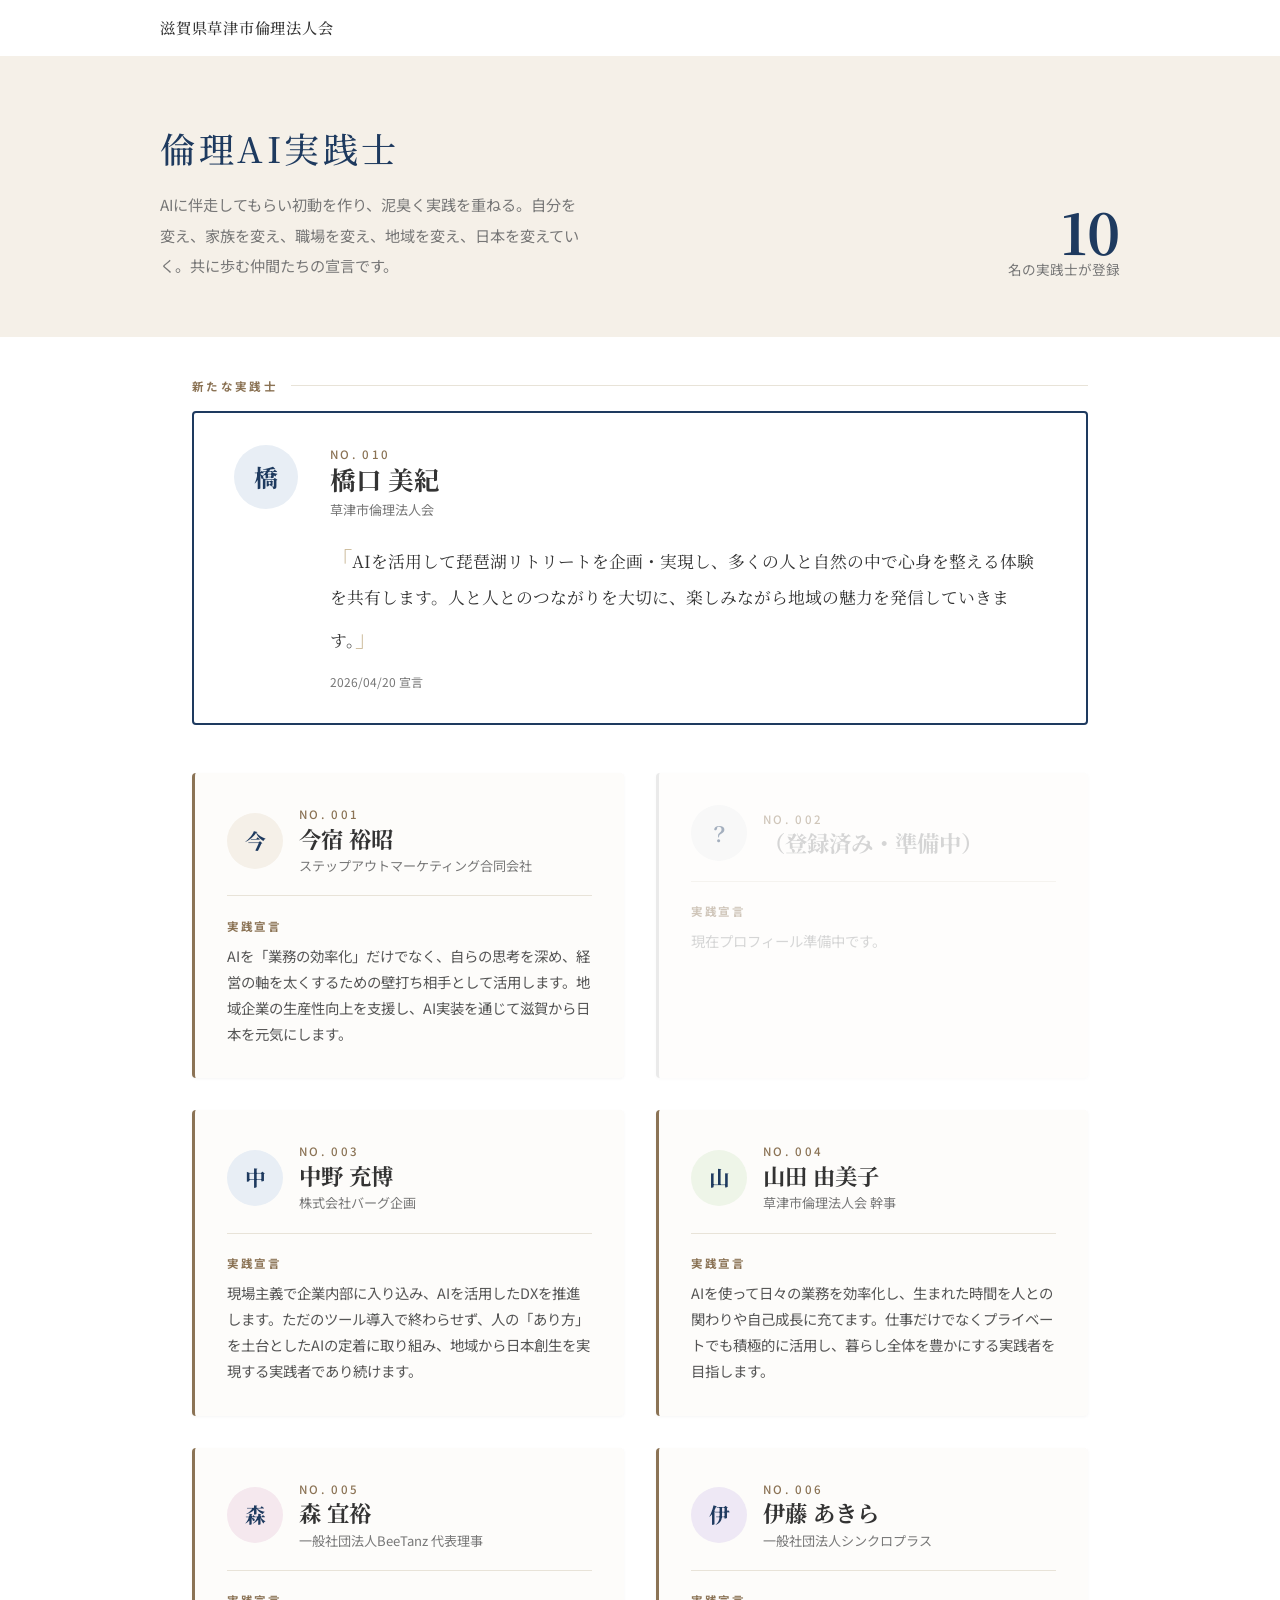
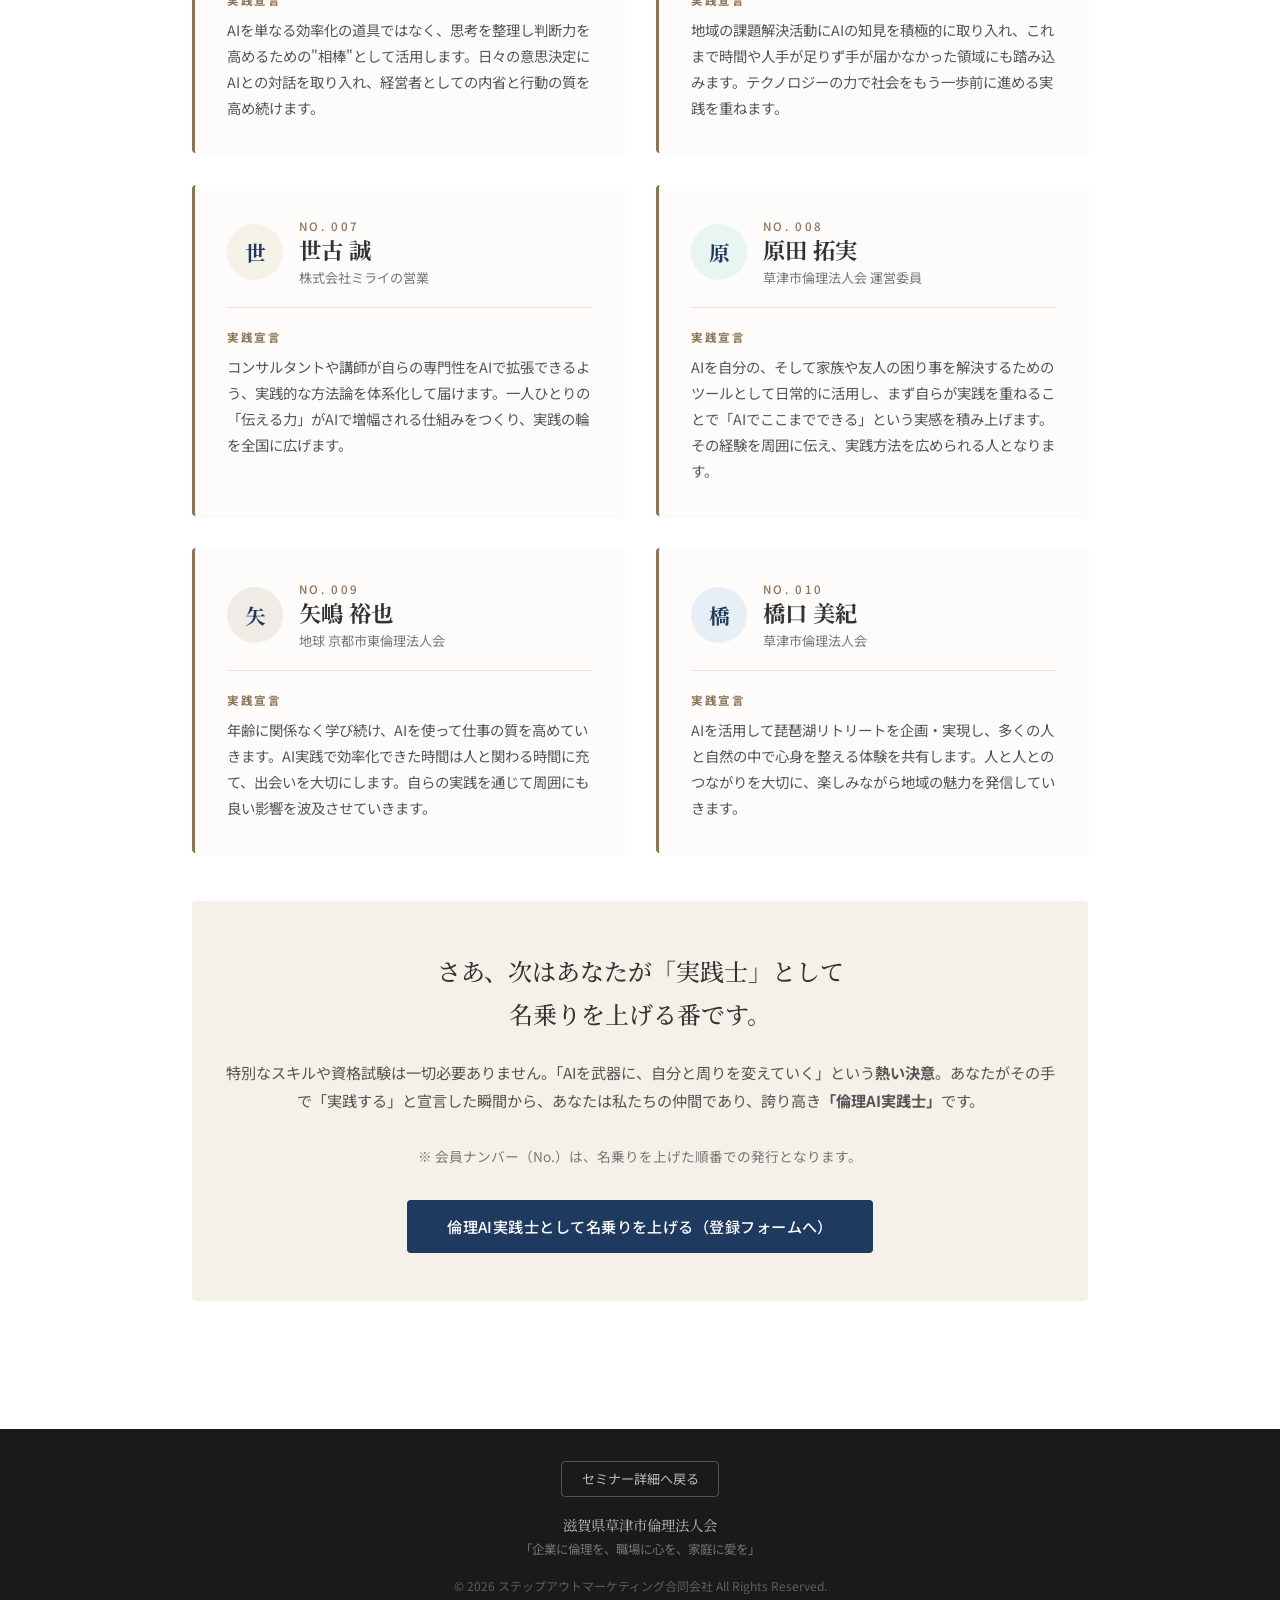
<file: members.html>
<!DOCTYPE html>
<html lang="ja">
  <head>
    <meta charset="UTF-8" />
    <meta name="viewport" content="width=device-width, initial-scale=1.0" />
    <title>倫理AI実践士 メンバー一覧 | 草津市倫理法人会</title>
    <meta name="description" content="滋賀県草津市倫理法人会の「倫理AI実践士」メンバー一覧。AIを活用し、自らの実践を通じて地域と社会を変えていく仲間たちの宣言を掲載しています。" />
    <link rel="canonical" href="https://rinri-ai-seminar-2026.vercel.app/members.html" />

    <!-- OGP -->
    <meta property="og:title" content="倫理AI実践士 メンバー一覧 | 草津市倫理法人会" />
    <meta property="og:description" content="AIを活用し、自らの実践を通じて地域と社会を変えていく。草津市倫理法人会の倫理AI実践士たちの宣言を掲載しています。" />
    <meta property="og:type" content="website" />
    <meta property="og:url" content="https://rinri-ai-seminar-2026.vercel.app/members.html" />
    <meta property="og:site_name" content="滋賀県草津市倫理法人会 倫理AI実践セミナー" />
    <meta property="og:image" content="https://rinri-ai-seminar-2026.vercel.app/images/ogp-members.png" />
    <meta property="og:image:width" content="1200" />
    <meta property="og:image:height" content="630" />
    <meta property="og:locale" content="ja_JP" />

    <!-- Twitter Card -->
    <meta name="twitter:card" content="summary_large_image" />
    <meta name="twitter:image" content="https://rinri-ai-seminar-2026.vercel.app/images/ogp-members.png" />
    <meta name="twitter:title" content="倫理AI実践士 メンバー一覧 | 草津市倫理法人会" />
    <meta name="twitter:description" content="AIを活用し、自らの実践を通じて地域と社会を変えていく。草津市倫理法人会の倫理AI実践士たちの宣言を掲載しています。" />

    <!-- JSON-LD Structured Data -->
    <script type="application/ld+json">
    {
      "@context": "https://schema.org",
      "@type": "WebPage",
      "name": "倫理AI実践士 メンバー一覧",
      "description": "滋賀県草津市倫理法人会の「倫理AI実践士」メンバー一覧。AIを活用し、自らの実践を通じて地域と社会を変えていく仲間たちの宣言。",
      "url": "https://rinri-ai-seminar-2026.vercel.app/members.html",
      "inLanguage": "ja",
      "isPartOf": {
        "@type": "WebSite",
        "name": "滋賀県草津市倫理法人会 倫理AI実践セミナー",
        "url": "https://rinri-ai-seminar-2026.vercel.app/"
      },
      "about": {
        "@type": "Organization",
        "name": "滋賀県草津市倫理法人会",
        "description": "「企業に倫理を、職場に心を、家庭に愛を」を理念に、経営者の自己革新と企業の健全な繁栄を目指す団体。",
        "address": {
          "@type": "PostalAddress",
          "addressLocality": "草津市",
          "addressRegion": "滋賀県",
          "addressCountry": "JP"
        }
      },
      "mainEntity": {
        "@type": "ItemList",
        "name": "倫理AI実践士",
        "description": "AIに伴走してもらい初動を作り、泥臭く実践を重ねる。共に歩む仲間たちの宣言。",
        "numberOfItems": 10,
        "itemListElement": [
          {
            "@type": "ListItem",
            "position": 1,
            "item": {
              "@type": "Person",
              "name": "今宿 裕昭",
              "jobTitle": "ステップアウトマーケティング合同会社"
            }
          },
          {
            "@type": "ListItem",
            "position": 3,
            "item": {
              "@type": "Person",
              "name": "中野 充博",
              "jobTitle": "株式会社バーグ企画"
            }
          },
          {
            "@type": "ListItem",
            "position": 4,
            "item": {
              "@type": "Person",
              "name": "山田 由美子",
              "jobTitle": "草津市倫理法人会 幹事"
            }
          },
          {
            "@type": "ListItem",
            "position": 5,
            "item": {
              "@type": "Person",
              "name": "森 宜裕",
              "jobTitle": "一般社団法人BeeTanz 代表理事"
            }
          },
          {
            "@type": "ListItem",
            "position": 6,
            "item": {
              "@type": "Person",
              "name": "伊藤 あきら",
              "jobTitle": "一般社団法人シンクロプラス"
            }
          },
          {
            "@type": "ListItem",
            "position": 7,
            "item": {
              "@type": "Person",
              "name": "世古 誠",
              "jobTitle": "株式会社ミライの営業"
            }
          },
          {
            "@type": "ListItem",
            "position": 8,
            "item": {
              "@type": "Person",
              "name": "原田 拓実",
              "jobTitle": "草津市倫理法人会 運営委員"
            }
          },
          {
            "@type": "ListItem",
            "position": 9,
            "item": {
              "@type": "Person",
              "name": "矢嶋 裕也",
              "jobTitle": "地球 京都市東倫理法人会"
            }
          },
          {
            "@type": "ListItem",
            "position": 10,
            "item": {
              "@type": "Person",
              "name": "橋口 美紀",
              "jobTitle": "草津市倫理法人会"
            }
          }
        ]
      }
    }
    </script>

    <!-- Google Fonts -->
    <link rel="preconnect" href="https://fonts.googleapis.com" />
    <link rel="preconnect" href="https://fonts.gstatic.com" crossorigin />
    <link
      href="https://fonts.googleapis.com/css2?family=Inter:wght@400;500;600;700&family=Noto+Sans+JP:wght@400;500;700&family=Noto+Serif+JP:wght@400;500;700&display=swap"
      rel="stylesheet"
    />
    <style>
      :root {
        --brown: #8b7355;
        --brown-light: #c4b08a;
        --navy: #1e3a5f;
        --beige: #f5f0e8;
        --beige-warm: #fdfcfa;
        --text: #333333;
        --text-light: #777777;
        --border-warm: #e8e3d8;
        --f-serif: "Noto Serif JP", "Yu Mincho", serif;
        --f-sans: "Noto Sans JP", "Inter", -apple-system, sans-serif;
      }
      * { margin: 0; padding: 0; box-sizing: border-box; }
      body {
        font-family: var(--f-sans);
        background: #ffffff;
        color: var(--text);
        line-height: 1.6;
        -webkit-font-smoothing: antialiased;
      }

      /* ===== Header ===== */
      .header {
        padding: 1rem 2rem;
      }
      .header-inner {
        max-width: 960px;
        margin: 0 auto;
      }
      .header-org {
        font-family: var(--f-serif);
        font-size: 0.95rem;
        font-weight: 500;
        color: var(--text);
        letter-spacing: 0.05em;
      }

      /* ===== Hero ===== */
      .members-hero {
        background: var(--beige);
        padding: 4rem 2rem 3.5rem;
      }
      .hero-inner {
        max-width: 960px;
        margin: 0 auto;
        display: flex;
        justify-content: space-between;
        align-items: flex-end;
      }
      .hero-text h1 {
        font-family: var(--f-serif);
        font-size: 2.2rem;
        font-weight: 500;
        color: var(--navy);
        margin-bottom: 0.8rem;
        letter-spacing: 0.1em;
      }
      .hero-text p {
        font-size: 0.95rem;
        color: var(--text-light);
        line-height: 2;
        max-width: 420px;
      }
      .hero-count {
        text-align: right;
        flex-shrink: 0;
        margin-left: 2rem;
      }
      .hero-count .num {
        font-family: var(--f-serif);
        font-size: 3.5rem;
        font-weight: 700;
        color: var(--navy);
        line-height: 1;
      }
      .hero-count .label {
        font-size: 0.85rem;
        color: var(--text-light);
      }

      /* ===== Newcomer Section ===== */
      .newcomer-section {
        max-width: 960px;
        margin: 0 auto;
        padding: 2.5rem 2rem 0;
      }
      .newcomer-label {
        font-size: 0.72rem;
        font-weight: 700;
        letter-spacing: 0.2em;
        color: var(--brown);
        margin-bottom: 1rem;
        display: flex;
        align-items: center;
        gap: 0.8rem;
      }
      .newcomer-label::after {
        content: "";
        flex: 1;
        height: 1px;
        background: var(--border-warm);
      }
      .newcomer-card {
        background: #fff;
        border: 2px solid var(--navy);
        border-radius: 4px;
        padding: 2rem 2.5rem;
        display: grid;
        grid-template-columns: auto 1fr;
        gap: 2rem;
        align-items: start;
      }
      .newcomer-card .member-initial {
        width: 64px;
        height: 64px;
        font-size: 1.5rem;
      }
      .newcomer-card .member-no {
        font-size: 0.72rem;
      }
      .newcomer-card .member-name {
        font-size: 1.6rem;
      }
      .newcomer-card .member-company {
        margin-bottom: 1rem;
      }
      .newcomer-card .member-vision {
        border-top: none;
        padding-top: 0;
      }
      .newcomer-card .member-vision::before {
        display: none;
      }
      .newcomer-card .vision-text {
        font-family: var(--f-serif);
        font-size: 1.05rem;
        line-height: 2;
        color: var(--text);
      }
      .newcomer-card .vision-text::before {
        content: "「";
        color: var(--brown-light);
        font-size: 1.4rem;
      }
      .newcomer-card .vision-text::after {
        content: "」";
        color: var(--brown-light);
        font-size: 1.4rem;
      }
      .newcomer-date {
        font-size: 0.75rem;
        color: var(--text-light);
        margin-top: 0.8rem;
      }
      @media (max-width: 640px) {
        .newcomer-card {
          grid-template-columns: 1fr;
          gap: 1rem;
          padding: 1.5rem;
        }
        .newcomer-card .member-initial {
          width: 48px;
          height: 48px;
          font-size: 1.2rem;
        }
        .newcomer-card .member-name {
          font-size: 1.3rem;
        }
        .newcomer-section {
          padding-left: 1rem;
          padding-right: 1rem;
        }
      }

      /* ===== Members Grid ===== */
      .members-section {
        max-width: 960px;
        margin: 0 auto;
        padding: 3rem 2rem 4rem;
      }
      .members-grid {
        display: grid;
        grid-template-columns: repeat(2, 1fr);
        gap: 2rem;
      }
      .member-card {
        background: var(--beige-warm);
        border-left: 3px solid var(--brown);
        border-radius: 4px;
        padding: 2rem;
        box-shadow: 0 1px 3px rgba(0, 0, 0, 0.04);
      }
      .member-top {
        display: flex;
        align-items: center;
        gap: 1rem;
        margin-bottom: 1.2rem;
      }
      .member-initial {
        width: 56px;
        height: 56px;
        border-radius: 50%;
        display: flex;
        align-items: center;
        justify-content: center;
        font-family: var(--f-serif);
        font-size: 1.3rem;
        font-weight: 700;
        color: var(--navy);
        flex-shrink: 0;
      }
      .member-no {
        font-size: 0.72rem;
        letter-spacing: 0.2em;
        color: var(--brown);
        font-weight: 500;
      }
      .member-name {
        font-family: var(--f-serif);
        font-size: 1.4rem;
        font-weight: 700;
        color: var(--text);
        line-height: 1.3;
      }
      .member-company {
        font-size: 0.82rem;
        color: var(--text-light);
        margin-top: 0.15rem;
      }
      .member-vision {
        font-size: 0.9rem;
        line-height: 1.8;
        color: #555;
        padding-top: 1.2rem;
        border-top: 1px solid var(--border-warm);
      }
      .member-vision::before {
        content: "実践宣言";
        display: block;
        font-size: 0.72rem;
        font-weight: 700;
        color: var(--brown);
        letter-spacing: 0.15em;
        margin-bottom: 0.4rem;
      }

      /* Placeholder card */
      .member-card.placeholder {
        opacity: 0.4;
        border-left-color: #ccc;
      }

      /* Initial circle color variations */
      .initial-a { background: #f5f0e8; }
      .initial-b { background: #e8eef5; }
      .initial-c { background: #eef5e8; }
      .initial-d { background: #f5e8ee; }
      .initial-e { background: #eee8f5; }
      .initial-f { background: #f5f2e8; }
      .initial-g { background: #e8f5f2; }
      .initial-h { background: #f0ebe5; }

      /* ===== Join Section ===== */
      .join-section {
        max-width: 960px;
        margin: 0 auto 4rem;
        padding: 3rem 2rem;
        text-align: center;
        background: var(--beige);
        border-radius: 4px;
      }
      .join-section h2 {
        font-family: var(--f-serif);
        font-size: 1.5rem;
        font-weight: 500;
        margin-bottom: 1.5rem;
        line-height: 1.8;
        color: var(--text);
      }
      .join-section .join-desc {
        margin-bottom: 2rem;
        line-height: 1.8;
        font-size: 0.95rem;
        color: #555;
      }
      .join-section .join-note {
        font-size: 0.85rem;
        color: var(--text-light);
      }
      .btn-join {
        display: inline-block;
        padding: 0.9rem 2.5rem;
        background: var(--navy);
        color: #fff;
        text-decoration: none;
        font-size: 0.95rem;
        font-weight: 500;
        border-radius: 4px;
        letter-spacing: 0.03em;
        transition: opacity 0.2s;
      }
      .btn-join:hover {
        opacity: 0.85;
      }

      /* ===== Footer ===== */
      .footer {
        background: #1a1a1a;
        color: rgba(255, 255, 255, 0.5);
        text-align: center;
        padding: 2rem 1.5rem;
        font-size: 0.8rem;
      }
      .footer a {
        color: rgba(255, 255, 255, 0.7);
        text-decoration: none;
        transition: color 0.2s;
      }
      .footer a:hover {
        color: rgba(255, 255, 255, 0.9);
      }
      .footer-seminar {
        display: inline-block;
        margin-bottom: 1rem;
        padding: 0.4rem 1.2rem;
        border: 1px solid rgba(255, 255, 255, 0.25);
        border-radius: 4px;
        font-size: 0.82rem;
      }
      .footer-org {
        font-family: var(--f-serif);
        font-size: 0.9rem;
        color: rgba(255, 255, 255, 0.7);
        margin-bottom: 0.3rem;
      }
      .footer-motto {
        font-size: 0.78rem;
        color: rgba(255, 255, 255, 0.4);
        margin-bottom: 1rem;
      }
      .footer-copy {
        font-size: 0.75rem;
        color: rgba(255, 255, 255, 0.3);
      }

      /* ===== Responsive ===== */
      @media (max-width: 640px) {
        .members-grid {
          grid-template-columns: 1fr;
        }
        .hero-inner {
          flex-direction: column;
          align-items: flex-start;
          gap: 1.5rem;
        }
        .hero-count {
          text-align: left;
          margin-left: 0;
        }
        .hero-text h1 {
          font-size: 1.8rem;
        }
        .join-section {
          margin-left: 1rem;
          margin-right: 1rem;
        }
      }
    </style>
  </head>
  <body>
    <!-- Header -->
    <header class="header">
      <div class="header-inner">
        <div class="header-org">滋賀県草津市倫理法人会</div>
      </div>
    </header>

    <main>
      <!-- Hero -->
      <section class="members-hero">
        <div class="hero-inner">
          <div class="hero-text">
            <h1>倫理AI実践士</h1>
            <p>
              AIに伴走してもらい初動を作り、泥臭く実践を重ねる。自分を変え、家族を変え、職場を変え、地域を変え、日本を変えていく。共に歩む仲間たちの宣言です。
            </p>
          </div>
          <div class="hero-count">
            <div class="num">10</div>
            <div class="label">名の実践士が登録</div>
          </div>
        </div>
      </section>

      <!-- Newcomer -->
      <section class="newcomer-section">
        <div class="newcomer-label">新たな実践士</div>
        <div class="newcomer-card">
          <div class="member-initial initial-b">橋</div>
          <div>
            <div class="member-no">NO. 010</div>
            <div class="member-name">橋口 美紀</div>
            <div class="member-company">草津市倫理法人会</div>
            <div class="member-vision">
              <div class="vision-text">AIを活用して琵琶湖リトリートを企画・実現し、多くの人と自然の中で心身を整える体験を共有します。人と人とのつながりを大切に、楽しみながら地域の魅力を発信していきます。</div>
            </div>
            <div class="newcomer-date">2026/04/20 宣言</div>
          </div>
        </div>
      </section>

      <!-- Members -->
      <section class="members-section">
        <div class="members-grid">

          <!-- Member 001 -->
          <div class="member-card">
            <div class="member-top">
              <div class="member-initial initial-a">今</div>
              <div>
                <div class="member-no">NO. 001</div>
                <div class="member-name">今宿 裕昭</div>
                <div class="member-company">ステップアウトマーケティング合同会社</div>
              </div>
            </div>
            <div class="member-vision">
              AIを「業務の効率化」だけでなく、自らの思考を深め、経営の軸を太くするための壁打ち相手として活用します。地域企業の生産性向上を支援し、AI実装を通じて滋賀から日本を元気にします。
            </div>
          </div>

          <!-- No. 002 Placeholder -->
          <div class="member-card placeholder">
            <div class="member-top">
              <div class="member-initial" style="background: #eee;">？</div>
              <div>
                <div class="member-no">NO. 002</div>
                <div class="member-name" style="color: #999;">（登録済み・準備中）</div>
              </div>
            </div>
            <div class="member-vision" style="color: #999;">
              現在プロフィール準備中です。
            </div>
          </div>

          <!-- Member 003 -->
          <div class="member-card">
            <div class="member-top">
              <div class="member-initial initial-b">中</div>
              <div>
                <div class="member-no">NO. 003</div>
                <div class="member-name">中野 充博</div>
                <div class="member-company">株式会社バーグ企画</div>
              </div>
            </div>
            <div class="member-vision">
              現場主義で企業内部に入り込み、AIを活用したDXを推進します。ただのツール導入で終わらせず、人の「あり方」を土台としたAIの定着に取り組み、地域から日本創生を実現する実践者であり続けます。
            </div>
          </div>

          <!-- Member 004 -->
          <div class="member-card">
            <div class="member-top">
              <div class="member-initial initial-c">山</div>
              <div>
                <div class="member-no">NO. 004</div>
                <div class="member-name">山田 由美子</div>
                <div class="member-company">草津市倫理法人会 幹事</div>
              </div>
            </div>
            <div class="member-vision">
              AIを使って日々の業務を効率化し、生まれた時間を人との関わりや自己成長に充てます。仕事だけでなくプライベートでも積極的に活用し、暮らし全体を豊かにする実践者を目指します。
            </div>
          </div>

          <!-- Member 005 -->
          <div class="member-card">
            <div class="member-top">
              <div class="member-initial initial-d">森</div>
              <div>
                <div class="member-no">NO. 005</div>
                <div class="member-name">森 宜裕</div>
                <div class="member-company">一般社団法人BeeTanz 代表理事</div>
              </div>
            </div>
            <div class="member-vision">
              AIを単なる効率化の道具ではなく、思考を整理し判断力を高めるための"相棒"として活用します。日々の意思決定にAIとの対話を取り入れ、経営者としての内省と行動の質を高め続けます。
            </div>
          </div>

          <!-- Member 006 -->
          <div class="member-card">
            <div class="member-top">
              <div class="member-initial initial-e">伊</div>
              <div>
                <div class="member-no">NO. 006</div>
                <div class="member-name">伊藤 あきら</div>
                <div class="member-company">一般社団法人シンクロプラス</div>
              </div>
            </div>
            <div class="member-vision">
              地域の課題解決活動にAIの知見を積極的に取り入れ、これまで時間や人手が足りず手が届かなかった領域にも踏み込みます。テクノロジーの力で社会をもう一歩前に進める実践を重ねます。
            </div>
          </div>

          <!-- Member 007 -->
          <div class="member-card">
            <div class="member-top">
              <div class="member-initial initial-f">世</div>
              <div>
                <div class="member-no">NO. 007</div>
                <div class="member-name">世古 誠</div>
                <div class="member-company">株式会社ミライの営業</div>
              </div>
            </div>
            <div class="member-vision">
              コンサルタントや講師が自らの専門性をAIで拡張できるよう、実践的な方法論を体系化して届けます。一人ひとりの「伝える力」がAIで増幅される仕組みをつくり、実践の輪を全国に広げます。
            </div>
          </div>

          <!-- Member 008 -->
          <div class="member-card">
            <div class="member-top">
              <div class="member-initial initial-g">原</div>
              <div>
                <div class="member-no">NO. 008</div>
                <div class="member-name">原田 拓実</div>
                <div class="member-company">草津市倫理法人会 運営委員</div>
              </div>
            </div>
            <div class="member-vision">
              AIを自分の、そして家族や友人の困り事を解決するためのツールとして日常的に活用し、まず自らが実践を重ねることで「AIでここまでできる」という実感を積み上げます。その経験を周囲に伝え、実践方法を広められる人となります。
            </div>
          </div>

          <!-- Member 009 -->
          <div class="member-card">
            <div class="member-top">
              <div class="member-initial initial-h">矢</div>
              <div>
                <div class="member-no">NO. 009</div>
                <div class="member-name">矢嶋 裕也</div>
                <div class="member-company">地球 京都市東倫理法人会</div>
              </div>
            </div>
            <div class="member-vision">
              年齢に関係なく学び続け、AIを使って仕事の質を高めていきます。AI実践で効率化できた時間は人と関わる時間に充て、出会いを大切にします。自らの実践を通じて周囲にも良い影響を波及させていきます。
            </div>
          </div>

          <!-- Member 010 -->
          <div class="member-card">
            <div class="member-top">
              <div class="member-initial initial-b">橋</div>
              <div>
                <div class="member-no">NO. 010</div>
                <div class="member-name">橋口 美紀</div>
                <div class="member-company">草津市倫理法人会</div>
              </div>
            </div>
            <div class="member-vision">
              AIを活用して琵琶湖リトリートを企画・実現し、多くの人と自然の中で心身を整える体験を共有します。人と人とのつながりを大切に、楽しみながら地域の魅力を発信していきます。
            </div>
          </div>

        </div>

        <!-- Join Section -->
        <div class="join-section" style="margin-top: 3rem;">
          <h2>さあ、次はあなたが「実践士」として<br>名乗りを上げる番です。</h2>
          <p class="join-desc">
            特別なスキルや資格試験は一切必要ありません。「AIを武器に、自分と周りを変えていく」という<strong>熱い決意</strong>。あなたがその手で「実践する」と宣言した瞬間から、あなたは私たちの仲間であり、誇り高き<strong>「倫理AI実践士」</strong>です。
          </p>
          <p class="join-note" style="margin-bottom: 2rem;">※ 会員ナンバー（No.）は、名乗りを上げた順番での発行となります。</p>
          <a href="https://forms.gle/C171SuVwd1KPjqYMA" target="_blank" rel="noopener noreferrer" class="btn-join">
            倫理AI実践士として名乗りを上げる（登録フォームへ）
          </a>
        </div>
      </section>
    </main>

    <!-- Footer -->
    <footer class="footer">
      <a href="index.html" class="footer-seminar">セミナー詳細へ戻る</a><br>
      <p class="footer-org">滋賀県草津市倫理法人会</p>
      <p class="footer-motto">「企業に倫理を、職場に心を、家庭に愛を」</p>
      <p class="footer-copy">&copy; 2026 ステップアウトマーケティング合同会社 All Rights Reserved.</p>
    </footer>
  </body>
</html>
</file>
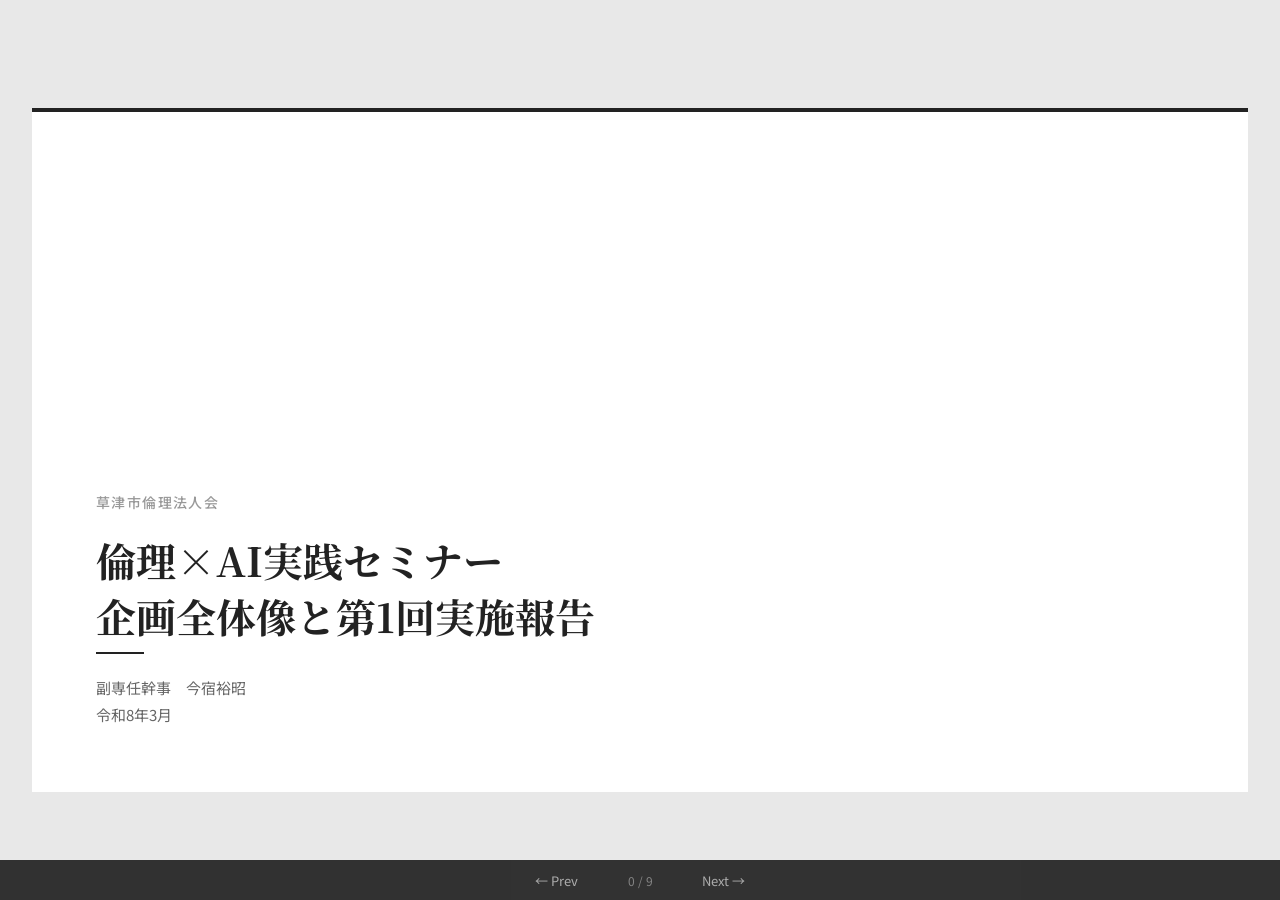
<file: report-slides.html>
<!DOCTYPE html>
<html lang="ja">
<head>
<meta charset="UTF-8">
<meta name="viewport" content="width=device-width, initial-scale=1.0">
<title>倫理×AI実践セミナー 報告書</title>
<style>
  @import url('https://fonts.googleapis.com/css2?family=Noto+Serif+JP:wght@400;700&family=Noto+Sans+JP:wght@300;400;500;700&display=swap');

  * { margin: 0; padding: 0; box-sizing: border-box; }

  body {
    font-family: 'Noto Sans JP', Arial, sans-serif;
    background: #e8e8e8;
    color: #222;
    overflow: hidden;
    height: 100vh;
    width: 100vw;
  }

  .slide-deck {
    position: relative;
    width: 100vw;
    height: 100vh;
    display: flex;
    align-items: center;
    justify-content: center;
  }

  /* ── Slide Frame ── */
  .slide {
    position: absolute;
    width: min(95vw, 170vh);
    height: min(53.4375vw, 95.625vh);
    background: #fff;
    display: none;
    flex-direction: column;
    overflow: hidden;
  }

  .slide.active { display: flex; }

  /* ── 3-Layer Structure ── */

  /* Layer 1: Action Title Area */
  .action-title-area {
    padding: 36px 52px 0 52px;
    border-bottom: 1.5px solid #222;
    padding-bottom: 14px;
    min-height: 80px;
  }

  .action-title {
    font-family: 'Noto Serif JP', Georgia, serif;
    font-size: 24px;
    font-weight: 700;
    color: #222;
    line-height: 1.5;
    letter-spacing: 0.01em;
  }

  /* Layer 2: Body / Exhibit */
  .body-area {
    flex: 1;
    padding: 24px 52px 0 52px;
    display: flex;
    flex-direction: column;
    overflow: hidden;
  }

  /* Layer 3: Source / Footer */
  .source-area {
    padding: 8px 52px 16px 52px;
    font-size: 12px;
    color: #999;
    font-weight: 300;
    display: flex;
    justify-content: space-between;
    align-items: flex-end;
    border-top: 0.5px solid #ddd;
    margin: 0 52px;
    padding: 8px 0 16px 0;
  }

  .page-num {
    font-size: 12px;
    color: #999;
  }

  /* ── Typography ── */

  .exhibit-title {
    font-size: 14px;
    font-weight: 500;
    color: #666;
    margin-bottom: 14px;
    letter-spacing: 0.03em;
  }

  .body-text {
    font-size: 16px;
    line-height: 1.8;
    color: #333;
  }

  /* ── Tables ── */
  table {
    width: 100%;
    border-collapse: collapse;
    font-size: 15px;
    table-layout: auto;
  }

  th {
    background: none;
    color: #222;
    padding: 10px 14px;
    text-align: left;
    font-weight: 700;
    font-size: 14px;
    border-bottom: 2px solid #222;
    white-space: nowrap;
  }

  td {
    padding: 10px 14px;
    border-bottom: 0.5px solid #ddd;
    font-size: 15px;
    line-height: 1.5;
    color: #333;
    vertical-align: top;
  }

  td.nowrap, th.nowrap {
    white-space: nowrap;
  }

  td strong { color: #222; font-weight: 700; }

  td.highlight {
    color: #003A70;
    font-weight: 700;
  }

  td.warn {
    color: #C0392B;
    font-weight: 700;
  }

  /* ── Bullet Points (minimal) ── */
  .points {
    list-style: none;
    padding: 0;
  }

  .points li {
    padding: 8px 0 8px 18px;
    position: relative;
    font-size: 16px;
    line-height: 1.7;
    color: #333;
  }

  .points li::before {
    content: '■';
    position: absolute;
    left: 0;
    top: 8px;
    font-size: 7px;
    color: #222;
    line-height: 1.7;
  }

  .points li strong { color: #222; }

  /* ── Two Column ── */
  .two-col {
    display: grid;
    grid-template-columns: 1fr 1fr;
    gap: 40px;
    flex: 1;
  }

  .col-divider {
    border-right: 0.5px solid #ddd;
    padding-right: 40px;
  }

  /* ── Flow Diagram (simple) ── */
  .flow {
    display: flex;
    align-items: center;
    gap: 0;
    padding-top: 16px;
  }

  .flow-step {
    flex: 1;
    padding: 24px 28px;
    border: 1px solid #ccc;
    position: relative;
  }

  .flow-step.done {
    border-color: #222;
    background: #fafafa;
  }

  .flow-step.pending {
    border-style: dashed;
    border-color: #bbb;
  }

  .flow-step-label {
    font-size: 13px;
    color: #999;
    margin-bottom: 6px;
    font-weight: 500;
  }

  .flow-step-title {
    font-family: 'Noto Serif JP', Georgia, serif;
    font-size: 18px;
    font-weight: 700;
    color: #222;
    margin-bottom: 8px;
  }

  .flow-step-desc {
    font-size: 14px;
    color: #666;
    line-height: 1.7;
  }

  .flow-arrow {
    display: flex;
    align-items: center;
    padding: 0 14px;
    font-size: 22px;
    color: #999;
    flex-shrink: 0;
  }

  /* ── Callout Box ── */
  .callout {
    border-left: 3px solid #222;
    padding: 14px 18px;
    font-size: 15px;
    line-height: 1.7;
    color: #333;
    margin-top: auto;
    margin-bottom: 8px;
    background: #fafafa;
  }

  .callout.warn {
    border-left-color: #C0392B;
  }

  .callout strong { color: #222; }

  /* ── Big Number (sparingly used) ── */
  .kpi-row {
    display: flex;
    gap: 40px;
    padding: 8px 0;
  }

  .kpi {
    text-align: left;
  }

  .kpi-value {
    font-family: 'Noto Serif JP', Georgia, serif;
    font-size: 42px;
    font-weight: 700;
    color: #222;
    line-height: 1.1;
  }

  .kpi-unit {
    font-size: 18px;
    font-weight: 400;
  }

  .kpi-label {
    font-size: 14px;
    color: #666;
    margin-top: 2px;
  }

  /* ── Horizontal Bar (minimal) ── */
  .hbar-group { margin: 8px 0; }

  .hbar-row {
    display: flex;
    align-items: center;
    margin-bottom: 8px;
  }

  .hbar-label {
    width: 200px;
    font-size: 14px;
    color: #333;
    text-align: right;
    padding-right: 16px;
    flex-shrink: 0;
    white-space: nowrap;
  }

  .hbar-track {
    flex: 1;
    height: 24px;
    background: #f5f5f5;
    position: relative;
  }

  .hbar-fill {
    height: 100%;
    background: #222;
  }

  .hbar-val {
    font-size: 14px;
    font-weight: 700;
    color: #222;
    margin-left: 10px;
    flex-shrink: 0;
    width: 52px;
  }

  /* ── Cover ── */
  .slide.cover {
    justify-content: flex-end;
    padding: 64px;
  }

  .cover-top-line {
    position: absolute;
    top: 0;
    left: 0;
    right: 0;
    height: 4px;
    background: #222;
  }

  .cover-content {
    max-width: 70%;
  }

  .cover-org {
    font-size: 14px;
    font-weight: 500;
    color: #999;
    letter-spacing: 0.1em;
    margin-bottom: 20px;
  }

  .cover-title {
    font-family: 'Noto Serif JP', Georgia, serif;
    font-size: 40px;
    font-weight: 700;
    color: #222;
    line-height: 1.4;
    margin-bottom: 8px;
  }

  .cover-subtitle {
    font-size: 18px;
    font-weight: 300;
    color: #666;
    margin-bottom: 40px;
  }

  .cover-rule {
    width: 48px;
    height: 2px;
    background: #222;
    margin-bottom: 20px;
  }

  .cover-meta {
    font-size: 15px;
    color: #666;
    line-height: 1.8;
  }

  /* ── Status Marks ── */
  .status-done { color: #222; font-weight: 700; }
  .status-partial { color: #D4740E; font-weight: 700; }
  .status-pending { color: #999; font-weight: 700; }

  /* ── Navigation ── */
  .nav-bar {
    position: fixed;
    bottom: 0;
    left: 0;
    right: 0;
    height: 40px;
    background: rgba(34,34,34,0.92);
    display: flex;
    align-items: center;
    justify-content: center;
    gap: 20px;
    z-index: 100;
  }

  .nav-btn {
    background: none;
    border: none;
    color: rgba(255,255,255,0.6);
    font-size: 13px;
    cursor: pointer;
    font-family: 'Noto Sans JP', Arial, sans-serif;
    padding: 4px 12px;
    transition: color 0.2s;
  }
  .nav-btn:hover { color: #fff; }

  .nav-indicator {
    color: rgba(255,255,255,0.4);
    font-size: 12px;
    min-width: 60px;
    text-align: center;
  }
</style>
</head>
<body>

<div class="slide-deck" id="deck">

  <!-- Slide 0: Cover -->
  <div class="slide cover active" data-page="">
    <div class="cover-top-line"></div>
    <div class="cover-content">
      <div class="cover-org">草津市倫理法人会</div>
      <div class="cover-title">倫理×AI実践セミナー<br>企画全体像と第1回実施報告</div>
      <div class="cover-rule"></div>
      <div class="cover-meta">
        副専任幹事　今宿裕昭<br>
        令和8年3月
      </div>
    </div>
  </div>

  <!-- Slide 1: Executive Summary -->
  <div class="slide" data-page="1">
    <div class="action-title-area">
      <div class="action-title">AIを入口に未会員経営者を集客し、MS参加につなげる全2回完結の普及企画を実施。<br>第1回は54名・満足度4.62を記録したが、入会・MS参加の成果はこれから</div>
    </div>
    <div class="body-area">
      <div class="two-col" style="padding-top: 8px;">
        <div class="col-divider">
          <div class="exhibit-title">第1回実績サマリー</div>
          <div class="kpi-row">
            <div class="kpi">
              <div class="kpi-value">54<span class="kpi-unit">名</span></div>
              <div class="kpi-label">参加者数（会員47 + ゲスト7）</div>
            </div>
            <div class="kpi">
              <div class="kpi-value">4.62</div>
              <div class="kpi-label">総合満足度（5.0満点）</div>
            </div>
          </div>
          <div class="kpi-row" style="margin-top: 8px;">
            <div class="kpi">
              <div class="kpi-value">93.1<span class="kpi-unit">%</span></div>
              <div class="kpi-label">満足度4以上の割合</div>
            </div>
            <div class="kpi">
              <div class="kpi-value">79.3<span class="kpi-unit">%</span></div>
              <div class="kpi-label">次回参加希望</div>
            </div>
          </div>
        </div>
        <div>
          <div class="exhibit-title">企画の位置づけ</div>
          <table>
            <tr><th>項目</th><th>内容</th></tr>
            <tr><td class="nowrap"><strong>位置づけ</strong></td><td>MS・研究所行事を補完する普及活動</td></tr>
            <tr><td class="nowrap"><strong>構成</strong></td><td>全2回完結（3月済・5月予定）</td></tr>
            <tr><td class="nowrap"><strong>目的</strong></td><td>関心喚起 → MS参加 → 入会</td></tr>
            <tr><td class="nowrap"><strong>現状</strong></td><td class="warn">入会・MS参加の成果は未達</td></tr>
          </table>
        </div>
      </div>
    </div>
    <div class="source-area">
      <span>Source: 第1回参加者アンケート（n=29）</span>
      <span class="page-num">1</span>
    </div>
  </div>

  <!-- Slide 2: 課題認識 -->
  <div class="slide" data-page="2">
    <div class="action-title-area">
      <div class="action-title">既存の普及活動だけでは、倫理法人会を知らない経営者層にリーチできていない</div>
    </div>
    <div class="body-area">
      <div class="two-col" style="padding-top: 8px;">
        <div class="col-divider">
          <div class="exhibit-title">普及活動における3つの課題</div>
          <table>
            <tr><th class="nowrap">#</th><th class="nowrap">課題</th><th>背景</th></tr>
            <tr>
              <td><strong>1</strong></td>
              <td class="nowrap"><strong>接点の不足</strong></td>
              <td>倫理法人会を知らない経営者層へのアプローチ手段が限られている</td>
            </tr>
            <tr>
              <td><strong>2</strong></td>
              <td class="nowrap"><strong>MSの参加障壁</strong></td>
              <td>早朝開催・内容が未知のため、初回参加の心理的ハードルが高い</td>
            </tr>
            <tr>
              <td><strong>3</strong></td>
              <td class="nowrap"><strong>接触層の固定化</strong></td>
              <td>既存の普及チャネルでは同じ層にしか届かない</td>
            </tr>
          </table>
        </div>
        <div>
          <div class="exhibit-title">本企画の狙い</div>
          <ul class="points">
            <li>「AI」という社会的関心の高いテーマを入口に、<strong>倫理法人会に接点のなかった層</strong>を呼び込む</li>
            <li>夕方開催・無料・テーマの親しみやすさで<strong>初回参加のハードルを下げる</strong></li>
            <li>参加後のフォローでMS体験参加、入会へつなげる<strong>普及導線</strong>を設計する</li>
          </ul>
          <div class="callout" style="margin-top: auto;">
            本企画はMSや研究所行事に代わるものではなく、<strong>そこへの参加者を増やすための入口</strong>として設計した。
          </div>
        </div>
      </div>
    </div>
    <div class="source-area">
      <span></span>
      <span class="page-num">2</span>
    </div>
  </div>

  <!-- Slide 3: 企画全体像 -->
  <div class="slide" data-page="3">
    <div class="action-title-area">
      <div class="action-title">全2回完結の構成で、第1回で関心を喚起し、第2回でMSへの橋渡しを行う</div>
    </div>
    <div class="body-area">
      <div class="flow">
        <div class="flow-step done">
          <div class="flow-step-label">第1回｜3月17日 済</div>
          <div class="flow-step-title">関心喚起</div>
          <div class="flow-step-desc">
            AIテーマでゲストを集客<br>
            倫理×AIの接点を提示
          </div>
        </div>
        <div class="flow-arrow">→</div>
        <div class="flow-step pending">
          <div class="flow-step-label">第2回｜5月予定</div>
          <div class="flow-step-title">MSへの橋渡し</div>
          <div class="flow-step-desc">
            実践報告・MS紹介<br>
            体験参加への案内
          </div>
        </div>
        <div class="flow-arrow">→</div>
        <div class="flow-step">
          <div class="flow-step-label">継続的</div>
          <div class="flow-step-title">普及成果</div>
          <div class="flow-step-desc">
            MS参加・入会<br>
            継続的なお声がけ
          </div>
        </div>
      </div>
      <div class="callout" style="margin-bottom: 8px;">
        <strong>第2回をもって本企画は完結とする。</strong>以降の普及はMS・研究所行事を中心に進める。
      </div>
    </div>
    <div class="source-area">
      <span></span>
      <span class="page-num">3</span>
    </div>
  </div>

  <!-- Slide 4: 各回設計意図 -->
  <div class="slide" data-page="4">
    <div class="action-title-area">
      <div class="action-title">各回に明確な役割を持たせ、成功指標をMS参加・入会に直結させる</div>
    </div>
    <div class="body-area">
      <div class="exhibit-title">各回の設計意図と成功指標</div>
      <table>
        <tr>
          <th class="nowrap"></th>
          <th>第1回（3月17日・実施済）</th>
          <th>第2回（5月・予定）</th>
        </tr>
        <tr>
          <td class="nowrap"><strong>テーマ</strong></td>
          <td>純粋倫理と事業加速 ─「伴走の賢者」としてのAI</td>
          <td>MS体験と実践共有（仮）</td>
        </tr>
        <tr>
          <td class="nowrap"><strong>狙い</strong></td>
          <td>関心喚起。「倫理法人会はこういう場」と知ってもらう</td>
          <td>橋渡し。「MSに行ってみよう」と思ってもらう</td>
        </tr>
        <tr>
          <td class="nowrap"><strong>対象</strong></td>
          <td>未会員経営者 ＋ 既存会員</td>
          <td>第1回参加ゲスト ＋ 既存会員</td>
        </tr>
        <tr>
          <td class="nowrap"><strong>成功指標</strong></td>
          <td>ゲスト参加者数、満足度</td>
          <td class="highlight">MS参加申込数、入会見込み</td>
        </tr>
      </table>
    </div>
    <div class="source-area">
      <span></span>
      <span class="page-num">4</span>
    </div>
  </div>

  <!-- Slide 5: 開催概要と内容 -->
  <div class="slide" data-page="5">
    <div class="action-title-area">
      <div class="action-title">第1回は「5つの壁×万人幸福の栞」の構成で、倫理を学ぶ人こそAIを使いこなせると訴求</div>
    </div>
    <div class="body-area">
      <div class="two-col" style="padding-top: 4px;">
        <div class="col-divider">
          <div class="exhibit-title">開催概要</div>
          <table>
            <tr><td class="nowrap"><strong>日時</strong></td><td>令和8年3月17日（火）18:30〜20:30</td></tr>
            <tr><td class="nowrap"><strong>会場</strong></td><td>キラリエ草津 402号室</td></tr>
            <tr><td class="nowrap"><strong>講師</strong></td><td>今宿裕昭 / 中野充博（㈱バーグ企画）</td></tr>
            <tr><td class="nowrap"><strong>参加者</strong></td><td>54名（会員47名 + ゲスト7名）</td></tr>
            <tr><td class="nowrap"><strong>参加費</strong></td><td>無料</td></tr>
            <tr><td class="nowrap"><strong>経費</strong></td><td>7,500円</td></tr>
          </table>
        </div>
        <div>
          <div class="exhibit-title">内容構成：AI導入の5つの壁 × 栞の教え</div>
          <table>
            <tr><th class="nowrap">壁</th><th class="nowrap">対応する栞の教え</th></tr>
            <tr><td class="nowrap">怖い</td><td class="nowrap">第15条「信ずれば成り、憂えれば崩れる」</td></tr>
            <tr><td class="nowrap">人がいない</td><td class="nowrap">第4条「人は鏡、万象はわが師」</td></tr>
            <tr><td class="nowrap">決められない</td><td class="nowrap">第1条「今日は最良の一日」</td></tr>
            <tr><td class="nowrap">判断できない</td><td class="nowrap">第3条「運命は自らまねき…」</td></tr>
            <tr><td class="nowrap">用途不明</td><td class="nowrap">第16条「己を尊び人に及ぼす」</td></tr>
          </table>
        </div>
      </div>
    </div>
    <div class="source-area">
      <span>Source: 中小企業庁「デジタル化の実態と課題に関する調査」（2025）の5つの壁に基づき構成</span>
      <span class="page-num">5</span>
    </div>
  </div>

  <!-- Slide 6: アンケート結果 -->
  <div class="slide" data-page="6">
    <div class="action-title-area">
      <div class="action-title">満足度4.62で関心喚起に成功。ゲスト7名参加、回答2名とも次回希望だが入会関心はまだない</div>
    </div>
    <div class="body-area">
      <div class="two-col" style="padding-top: 4px;">
        <div class="col-divider">
          <div class="exhibit-title">満足度・意欲指標（n=29）</div>
          <table>
            <tr><th>指標</th><th style="text-align: right;" class="nowrap">結果</th></tr>
            <tr><td>総合満足度</td><td style="text-align: right;" class="highlight"><strong>4.62 / 5.0</strong></td></tr>
            <tr><td>満足度4以上の割合</td><td style="text-align: right;"><strong>93.1%</strong>（27名）</td></tr>
            <tr><td>AI活用意欲</td><td style="text-align: right;"><strong>4.41 / 5.0</strong></td></tr>
            <tr><td>次回セミナー参加希望</td><td style="text-align: right;"><strong>79.3%</strong>（23名）</td></tr>
          </table>
          <div style="margin-top: 20px;">
            <div class="exhibit-title">ゲスト参加者の反応（7名中、回答2名）</div>
            <table>
              <tr><th>指標</th><th style="text-align: right;" class="nowrap">ゲスト</th><th style="text-align: right;" class="nowrap">全体</th></tr>
              <tr><td>満足度</td><td style="text-align: right;">4.00</td><td style="text-align: right;">4.62</td></tr>
              <tr><td>AI活用意欲</td><td style="text-align: right;">3.50</td><td style="text-align: right;">4.41</td></tr>
              <tr><td>次回希望</td><td style="text-align: right;"><strong>100%</strong></td><td style="text-align: right;">79.3%</td></tr>
              <tr><td>入会関心</td><td style="text-align: right;" class="warn">0名</td><td style="text-align: right;">1名</td></tr>
            </table>
          </div>
        </div>
        <div>
          <div class="exhibit-title">最も印象に残った内容</div>
          <div class="hbar-group" style="margin-top: 8px;">
            <div class="hbar-row">
              <div class="hbar-label">AI取締役会の実践事例</div>
              <div class="hbar-track"><div class="hbar-fill" style="width: 72.4%;"></div></div>
              <div class="hbar-val">72.4%</div>
            </div>
            <div class="hbar-row">
              <div class="hbar-label">倫理とAIのつながり</div>
              <div class="hbar-track"><div class="hbar-fill" style="width: 13.8%; background: #999;"></div></div>
              <div class="hbar-val">13.8%</div>
            </div>
            <div class="hbar-row">
              <div class="hbar-label">5つの壁フレームワーク</div>
              <div class="hbar-track"><div class="hbar-fill" style="width: 10.3%; background: #999;"></div></div>
              <div class="hbar-val">10.3%</div>
            </div>
          </div>
          <div class="callout warn" style="margin-top: auto;">
            ゲスト7名中、アンケート回答は2名。回答者2名とも次回参加を希望。1名は「AI否定的→活用すべき」と意識変容あり。ただし<strong>入会への関心はまだない</strong>。
          </div>
        </div>
      </div>
    </div>
    <div class="source-area">
      <span>Source: 第1回参加者アンケート（n=29）。回答率は参加者の約58%</span>
      <span class="page-num">6</span>
    </div>
  </div>

  <!-- Slide 7: 第1回評価 -->
  <div class="slide" data-page="7">
    <div class="action-title-area">
      <div class="action-title">集客と関心喚起は達成したが、普及成果は未達。第2回までのフォローが鍵となる</div>
    </div>
    <div class="body-area">
      <div class="exhibit-title">第1回 達成状況の評価</div>
      <table>
        <tr>
          <th class="nowrap">評価</th>
          <th class="nowrap">項目</th>
          <th>根拠</th>
        </tr>
        <tr>
          <td class="status-done">○ 達成</td>
          <td><strong>ゲスト参加者の集客</strong></td>
          <td>54名参加（会員47名 + ゲスト7名）</td>
        </tr>
        <tr>
          <td class="status-done">○ 達成</td>
          <td><strong>関心の喚起</strong></td>
          <td>満足度4.62/5.0、次回参加希望79.3%</td>
        </tr>
        <tr>
          <td class="status-partial">△ 一部</td>
          <td><strong>倫理×AIの接点提示</strong></td>
          <td>一部参加者から「倫理との接続が分かりにくい」との声。第2回で改善</td>
        </tr>
        <tr>
          <td class="status-pending">─ 未達</td>
          <td><strong>普及成果（入会・MS参加）</strong></td>
          <td>入会・MS参加に至った実績はまだない。第2回までにフォローを実施</td>
        </tr>
      </table>
      <div class="callout warn" style="margin-top: auto; margin-bottom: 8px;">
        集客と関心喚起は成功したが、本企画の最終目的である<strong>「入会・MS参加」は未達</strong>。<br>
        第2回までの期間にゲストへのMS参加お声がけを最優先で進め、具体的な成果につなげる。
      </div>
    </div>
    <div class="source-area">
      <span></span>
      <span class="page-num">7</span>
    </div>
  </div>

  <!-- Slide 8: Next Actions -->
  <div class="slide" data-page="8">
    <div class="action-title-area">
      <div class="action-title">第2回に向けて3つのアクションを実行し、MS参加申込と入会1名以上を目指す</div>
    </div>
    <div class="body-area">
      <div class="two-col" style="padding-top: 4px;">
        <div class="col-divider">
          <div class="exhibit-title">第1回→第2回の間に実行するアクション</div>
          <table>
            <tr><th class="nowrap">#</th><th class="nowrap">アクション</th><th>内容</th></tr>
            <tr>
              <td><strong>1</strong></td>
              <td class="nowrap"><strong>MSお声がけ</strong></td>
              <td>ゲストに個別フォロー、MS体験を促す</td>
            </tr>
            <tr>
              <td><strong>2</strong></td>
              <td class="nowrap"><strong>改善点の反映</strong></td>
              <td>ツール紹介・初心者向け内容の充実</td>
            </tr>
            <tr>
              <td><strong>3</strong></td>
              <td class="nowrap"><strong>MS導線の設計</strong></td>
              <td>MS体験参加への導線を組み込む</td>
            </tr>
          </table>
        </div>
        <div>
          <div class="exhibit-title">第2回の成功指標</div>
          <table>
            <tr><th>指標</th><th>目標</th></tr>
            <tr>
              <td><strong>ゲストのMS体験参加</strong></td>
              <td class="highlight">具体的な申込を得る</td>
            </tr>
            <tr>
              <td><strong>入会見込み</strong></td>
              <td class="highlight">1名以上</td>
            </tr>
          </table>
          <div class="callout" style="margin-top: 32px;">
            第2回をもって企画完結。以降は<strong>MS・研究所行事を中心とした普及活動</strong>に戻る。
          </div>
        </div>
      </div>
    </div>
    <div class="source-area">
      <span></span>
      <span class="page-num">8</span>
    </div>
  </div>

  <!-- Slide 9: まとめ -->
  <div class="slide" data-page="9">
    <div class="action-title-area">
      <div class="action-title">全2回完結の普及企画として、MSへの橋渡しを完遂し、企画を終結させる</div>
    </div>
    <div class="body-area">
      <div class="exhibit-title" style="margin-bottom: 4px;">本報告の要点</div>
      <table>
        <tr><th class="nowrap">#</th><th class="nowrap">要点</th><th>詳細</th></tr>
        <tr>
          <td><strong>1</strong></td>
          <td><strong>企画の位置づけ</strong></td>
          <td>MS・研究所行事を補完する全2回完結の普及活動</td>
        </tr>
        <tr>
          <td><strong>2</strong></td>
          <td><strong>第1回の成果</strong></td>
          <td>54名参加・満足度4.62で関心喚起に成功</td>
        </tr>
        <tr>
          <td><strong>3</strong></td>
          <td><strong>普及成果</strong></td>
          <td>入会・MS参加はこれから。ゲストフォローを最優先で進める</td>
        </tr>
        <tr>
          <td><strong>4</strong></td>
          <td><strong>第2回の方針</strong></td>
          <td>MS体験への橋渡しを行い、企画を完結する</td>
        </tr>
      </table>
      <div class="callout" style="margin-top: auto; margin-bottom: 8px;">
        本企画はMSや研究所行事に代わるものではなく、そこへの参加者を増やすための入口として設計した。<br>
        <strong>第2回をもって完結し、以降の普及活動はMS・研究所行事を中心に進める。</strong>
      </div>
    </div>
    <div class="source-area">
      <span>草津市倫理法人会　副専任幹事　今宿裕昭　令和8年3月</span>
      <span class="page-num">9</span>
    </div>
  </div>

</div>

<!-- Navigation -->
<div class="nav-bar">
  <button class="nav-btn" onclick="navigate(-1)">← Prev</button>
  <span class="nav-indicator" id="navIndicator">0 / 9</span>
  <button class="nav-btn" onclick="navigate(1)">Next →</button>
</div>

<script>
  let current = 0;
  const slides = document.querySelectorAll('.slide');
  const total = slides.length;

  function showSlide(i) {
    slides.forEach(s => s.classList.remove('active'));
    slides[i].classList.add('active');
    document.getElementById('navIndicator').textContent = i + ' / ' + (total - 1);
  }

  function navigate(dir) {
    current = Math.max(0, Math.min(total - 1, current + dir));
    showSlide(current);
  }

  document.addEventListener('keydown', e => {
    if (e.key === 'ArrowRight' || e.key === 'ArrowDown' || e.key === ' ') { e.preventDefault(); navigate(1); }
    if (e.key === 'ArrowLeft' || e.key === 'ArrowUp') { e.preventDefault(); navigate(-1); }
  });

  let tx = 0;
  document.addEventListener('touchstart', e => { tx = e.touches[0].clientX; });
  document.addEventListener('touchend', e => {
    const d = tx - e.changedTouches[0].clientX;
    if (Math.abs(d) > 50) navigate(d > 0 ? 1 : -1);
  });

  showSlide(0);
</script>

</body>
</html>
</file>
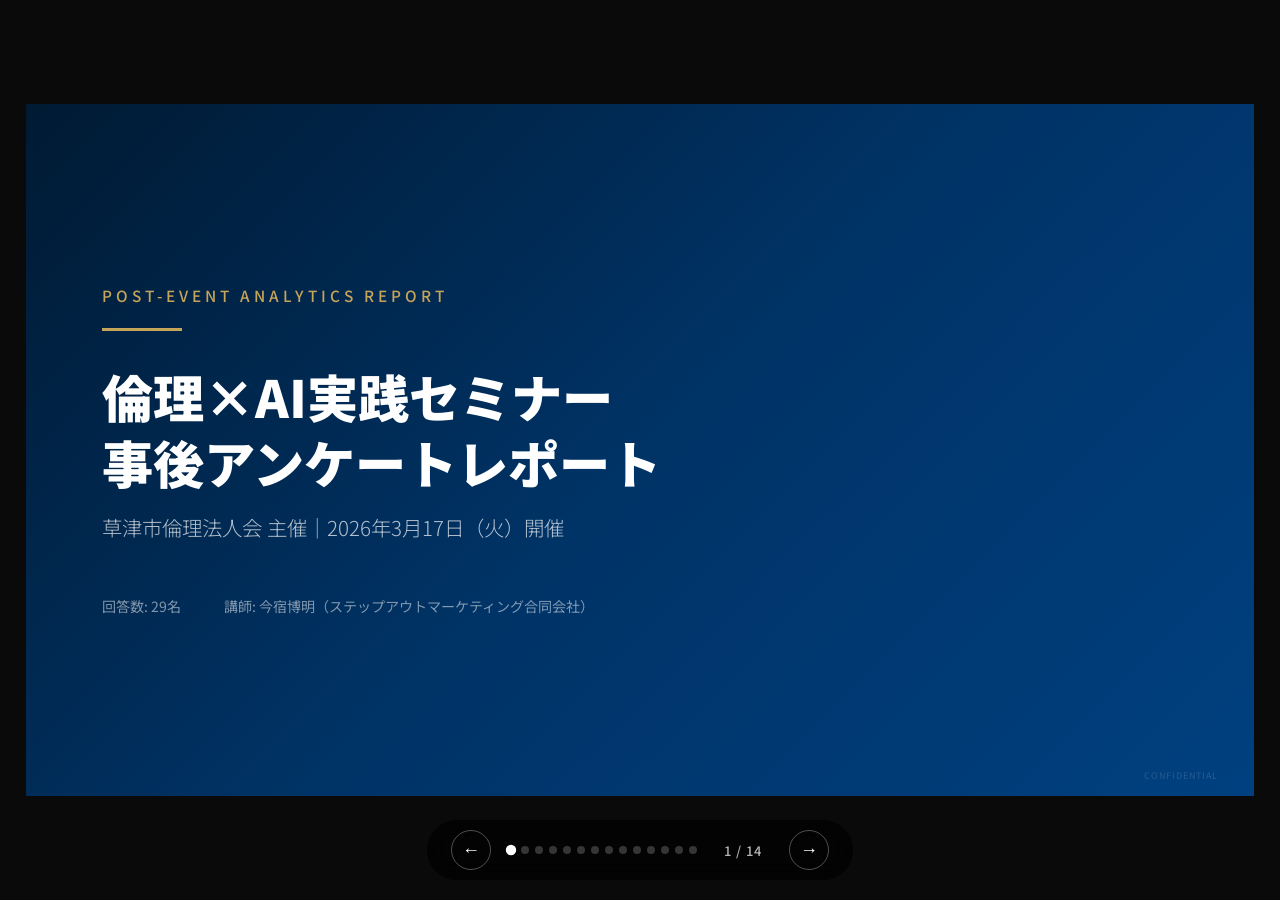
<file: survey-report-slides.html>
<!DOCTYPE html>
<html lang="ja">
<head>
<meta charset="UTF-8">
<meta name="viewport" content="width=device-width, initial-scale=1.0">
<title>倫理×AI実践セミナー｜事後アンケートレポート</title>
<style>
  @import url('https://fonts.googleapis.com/css2?family=Noto+Sans+JP:wght@300;400;500;700;900&display=swap');

  * { margin: 0; padding: 0; box-sizing: border-box; }

  :root {
    --navy: #003366;
    --dark-navy: #001a33;
    --accent: #0066cc;
    --accent-light: #e6f0ff;
    --gold: #c5a55a;
    --green: #00a86b;
    --red: #e63946;
    --warm-gray: #f5f3f0;
    --text: #1a1a2e;
    --text-light: #6b7280;
    --white: #ffffff;
  }

  body {
    font-family: 'Noto Sans JP', sans-serif;
    background: #0a0a0a;
    overflow: hidden;
    color: var(--text);
  }

  .slide-container {
    width: 100vw;
    height: 100vh;
    display: flex;
    align-items: center;
    justify-content: center;
    position: relative;
  }

  .slide {
    width: min(96vw, 177.78vh);
    height: min(54vw, 100vh);
    aspect-ratio: 16/9;
    position: absolute;
    opacity: 0;
    pointer-events: none;
    transition: opacity 0.5s ease;
    display: flex;
    flex-direction: column;
    overflow: hidden;
  }

  .slide.active {
    opacity: 1;
    pointer-events: all;
  }

  /* Navigation */
  .nav-controls {
    position: fixed;
    bottom: 20px;
    left: 50%;
    transform: translateX(-50%);
    display: flex;
    align-items: center;
    gap: 16px;
    z-index: 1000;
    background: rgba(0,0,0,0.7);
    backdrop-filter: blur(10px);
    padding: 10px 24px;
    border-radius: 40px;
  }

  .nav-btn {
    width: 40px; height: 40px;
    border-radius: 50%;
    border: 1.5px solid rgba(255,255,255,0.3);
    background: transparent;
    color: white;
    cursor: pointer;
    display: flex;
    align-items: center;
    justify-content: center;
    font-size: 18px;
    transition: all 0.2s;
  }
  .nav-btn:hover { background: rgba(255,255,255,0.15); border-color: white; }

  .slide-counter {
    color: rgba(255,255,255,0.7);
    font-size: 13px;
    font-weight: 500;
    min-width: 60px;
    text-align: center;
    letter-spacing: 1px;
  }

  .progress-dots {
    display: flex;
    gap: 6px;
  }
  .dot {
    width: 8px; height: 8px;
    border-radius: 50%;
    background: rgba(255,255,255,0.2);
    cursor: pointer;
    transition: all 0.3s;
  }
  .dot.active { background: white; transform: scale(1.3); }

  /* ===== SLIDE STYLES ===== */

  /* Cover */
  .slide-cover {
    background: linear-gradient(135deg, var(--dark-navy) 0%, var(--navy) 50%, #004080 100%);
    color: white;
    padding: 6%;
    justify-content: center;
  }
  .slide-cover .tag {
    font-size: clamp(10px, 1.2vw, 16px);
    letter-spacing: 4px;
    text-transform: uppercase;
    color: var(--gold);
    font-weight: 500;
    margin-bottom: 2%;
  }
  .slide-cover h1 {
    font-size: clamp(24px, 4vw, 64px);
    font-weight: 900;
    line-height: 1.3;
    margin-bottom: 1.5%;
  }
  .slide-cover .subtitle {
    font-size: clamp(14px, 1.6vw, 24px);
    font-weight: 300;
    color: rgba(255,255,255,0.7);
    margin-bottom: 5%;
  }
  .slide-cover .meta {
    display: flex;
    gap: 4%;
    font-size: clamp(11px, 1.1vw, 16px);
    color: rgba(255,255,255,0.5);
  }
  .slide-cover .meta span { display: flex; align-items: center; gap: 8px; }
  .slide-cover .divider {
    width: 80px;
    height: 3px;
    background: var(--gold);
    margin-bottom: 3%;
  }

  /* Standard slide layout */
  .slide-standard {
    background: var(--white);
    padding: 4% 5%;
  }
  .slide-header {
    display: flex;
    align-items: center;
    gap: 12px;
    margin-bottom: 3%;
    padding-bottom: 2%;
    border-bottom: 2px solid var(--navy);
  }
  .slide-header .section-num {
    font-size: clamp(10px, 1vw, 14px);
    color: var(--accent);
    font-weight: 700;
    letter-spacing: 2px;
  }
  .slide-header h2 {
    font-size: clamp(18px, 2.4vw, 36px);
    font-weight: 700;
    color: var(--navy);
  }

  /* KPI Hero */
  .slide-kpi {
    background: var(--white);
    padding: 4% 5%;
  }
  .kpi-grid {
    display: grid;
    grid-template-columns: repeat(3, 1fr);
    gap: 3%;
    flex: 1;
  }
  .kpi-card {
    background: var(--warm-gray);
    border-radius: 12px;
    padding: 5% 6%;
    display: flex;
    flex-direction: column;
    justify-content: center;
    position: relative;
    overflow: hidden;
  }
  .kpi-card::before {
    content: '';
    position: absolute;
    top: 0; left: 0;
    width: 4px; height: 100%;
  }
  .kpi-card:nth-child(1)::before { background: var(--accent); }
  .kpi-card:nth-child(2)::before { background: var(--green); }
  .kpi-card:nth-child(3)::before { background: var(--gold); }
  .kpi-card:nth-child(4)::before { background: var(--red); }
  .kpi-card:nth-child(5)::before { background: #8b5cf6; }
  .kpi-label {
    font-size: clamp(10px, 1vw, 15px);
    color: var(--text-light);
    font-weight: 500;
    margin-bottom: 8px;
  }
  .kpi-value {
    font-size: clamp(28px, 4.5vw, 72px);
    font-weight: 900;
    color: var(--navy);
    line-height: 1;
  }
  .kpi-unit {
    font-size: clamp(12px, 1.2vw, 20px);
    color: var(--text-light);
    font-weight: 400;
  }
  .kpi-sub {
    font-size: clamp(10px, 0.9vw, 14px);
    color: var(--text-light);
    margin-top: 6px;
  }

  /* Bar chart */
  .bar-chart {
    display: flex;
    flex-direction: column;
    gap: clamp(6px, 1.2vh, 14px);
    flex: 1;
    justify-content: center;
  }
  .bar-row {
    display: flex;
    align-items: center;
    gap: 12px;
  }
  .bar-label {
    width: 28%;
    font-size: clamp(11px, 1.1vw, 16px);
    text-align: right;
    color: var(--text);
    font-weight: 500;
    flex-shrink: 0;
  }
  .bar-track {
    flex: 1;
    height: clamp(24px, 3.5vh, 44px);
    background: #f0f0f0;
    border-radius: 6px;
    overflow: hidden;
    position: relative;
  }
  .bar-fill {
    height: 100%;
    border-radius: 6px;
    transition: width 1s ease;
    display: flex;
    align-items: center;
    justify-content: flex-end;
    padding-right: 10px;
  }
  .bar-fill span {
    font-size: clamp(10px, 1vw, 14px);
    font-weight: 700;
    color: white;
    white-space: nowrap;
  }

  /* Horizontal bar colors */
  .bar-navy { background: var(--navy); }
  .bar-accent { background: var(--accent); }
  .bar-green { background: var(--green); }
  .bar-gold { background: var(--gold); }
  .bar-gray { background: #9ca3af; }

  /* Insight box */
  .insight-box {
    background: var(--accent-light);
    border-left: 4px solid var(--accent);
    padding: 2% 3%;
    border-radius: 0 8px 8px 0;
    margin-top: auto;
  }
  .insight-box p {
    font-size: clamp(11px, 1.1vw, 16px);
    color: var(--navy);
    font-weight: 500;
    line-height: 1.6;
  }
  .insight-box .insight-label {
    font-size: clamp(9px, 0.8vw, 12px);
    color: var(--accent);
    font-weight: 700;
    letter-spacing: 2px;
    margin-bottom: 4px;
  }

  /* Two column */
  .two-col {
    display: grid;
    grid-template-columns: 1fr 1fr;
    gap: 4%;
    flex: 1;
  }

  /* Score distribution */
  .score-dist {
    display: flex;
    align-items: flex-end;
    gap: clamp(8px, 2%, 24px);
    justify-content: center;
    flex: 1;
    padding-bottom: 2%;
    height: clamp(150px, 25vh, 300px);
  }
  .score-col {
    display: flex;
    flex-direction: column;
    align-items: center;
    gap: 8px;
    height: 100%;
    justify-content: flex-end;
  }
  .score-bar {
    width: clamp(40px, 6vw, 80px);
    border-radius: 8px 8px 0 0;
    transition: height 1s ease;
    position: relative;
    min-height: 0;
  }
  .score-bar-label {
    position: absolute;
    top: -24px;
    left: 50%;
    transform: translateX(-50%);
    font-size: clamp(11px, 1.1vw, 16px);
    font-weight: 700;
    color: var(--navy);
    white-space: nowrap;
  }
  .score-num {
    font-size: clamp(14px, 1.6vw, 24px);
    font-weight: 700;
    color: var(--navy);
  }
  .score-label-bottom {
    font-size: clamp(10px, 0.9vw, 14px);
    color: var(--text-light);
  }

  /* Big number */
  .big-number {
    font-size: clamp(48px, 8vw, 120px);
    font-weight: 900;
    color: var(--navy);
    text-align: center;
  }
  .big-caption {
    font-size: clamp(14px, 1.4vw, 22px);
    color: var(--text-light);
    text-align: center;
    font-weight: 400;
  }

  /* Cross analysis table */
  .cross-table {
    width: 100%;
    border-collapse: separate;
    border-spacing: 0;
    font-size: clamp(11px, 1.1vw, 16px);
  }
  .cross-table thead th {
    background: var(--navy);
    color: white;
    padding: clamp(8px, 1.5vh, 16px) clamp(10px, 1.5vw, 20px);
    text-align: left;
    font-weight: 500;
  }
  .cross-table thead th:first-child { border-radius: 8px 0 0 0; }
  .cross-table thead th:last-child { border-radius: 0 8px 0 0; }
  .cross-table tbody td {
    padding: clamp(8px, 1.5vh, 16px) clamp(10px, 1.5vw, 20px);
    border-bottom: 1px solid #e5e7eb;
  }
  .cross-table tbody tr:hover { background: var(--accent-light); }
  .cross-table .highlight-row { background: #fffbeb; }
  .cross-table .num { font-weight: 700; text-align: center; }
  .badge {
    display: inline-block;
    padding: 2px 10px;
    border-radius: 20px;
    font-size: clamp(9px, 0.8vw, 12px);
    font-weight: 700;
  }
  .badge-high { background: #dcfce7; color: #166534; }
  .badge-mid { background: #fef9c3; color: #854d0e; }

  /* Voice cards */
  .voice-grid {
    display: grid;
    grid-template-columns: repeat(3, 1fr);
    gap: clamp(8px, 1.5%, 16px);
    flex: 1;
    align-content: start;
  }
  .voice-card {
    background: var(--warm-gray);
    border-radius: 10px;
    padding: clamp(10px, 2%, 20px);
    position: relative;
  }
  .voice-card::before {
    content: '\201C';
    position: absolute;
    top: -8px;
    left: 8px;
    font-size: clamp(36px, 4vw, 60px);
    color: var(--accent);
    opacity: 0.12;
    font-family: Georgia, serif;
    line-height: 1;
    pointer-events: none;
  }
  .voice-card p {
    font-size: clamp(10px, 1vw, 15px);
    line-height: 1.5;
    color: var(--text);
    font-weight: 500;
    position: relative;
    z-index: 1;
  }
  .voice-card .voice-name {
    font-size: clamp(9px, 0.8vw, 12px);
    color: var(--text-light);
    margin-top: 6px;
    font-weight: 400;
  }

  /* Action items */
  .action-grid {
    display: grid;
    grid-template-columns: repeat(3, 1fr);
    gap: 3%;
    flex: 1;
  }
  .action-card {
    background: white;
    border: 2px solid #e5e7eb;
    border-radius: 12px;
    padding: 5%;
    display: flex;
    flex-direction: column;
    transition: transform 0.2s;
  }
  .action-card:hover { transform: translateY(-2px); box-shadow: 0 8px 24px rgba(0,0,0,0.08); }
  .action-num {
    width: clamp(28px, 3vw, 44px);
    height: clamp(28px, 3vw, 44px);
    border-radius: 50%;
    background: var(--navy);
    color: white;
    display: flex;
    align-items: center;
    justify-content: center;
    font-weight: 700;
    font-size: clamp(12px, 1.2vw, 20px);
    margin-bottom: 10px;
  }
  .action-card h3 {
    font-size: clamp(13px, 1.4vw, 22px);
    color: var(--navy);
    font-weight: 700;
    margin-bottom: 8px;
  }
  .action-card p {
    font-size: clamp(10px, 1vw, 15px);
    color: var(--text-light);
    line-height: 1.5;
  }

  /* Donut chart */
  .donut-container {
    display: flex;
    align-items: center;
    justify-content: center;
    gap: 6%;
    flex: 1;
  }
  .donut-wrap {
    position: relative;
    display: flex;
    align-items: center;
    justify-content: center;
  }
  .donut-center {
    position: absolute;
    text-align: center;
  }
  .donut-center .donut-val {
    font-size: clamp(24px, 3.5vw, 52px);
    font-weight: 900;
    color: var(--navy);
    line-height: 1;
  }
  .donut-center .donut-label {
    font-size: clamp(10px, 0.9vw, 14px);
    color: var(--text-light);
  }
  .donut-legend {
    display: flex;
    flex-direction: column;
    gap: clamp(6px, 1vh, 14px);
  }
  .legend-item {
    display: flex;
    align-items: center;
    gap: 10px;
    font-size: clamp(11px, 1.1vw, 16px);
  }
  .legend-dot {
    width: 14px; height: 14px;
    border-radius: 4px;
    flex-shrink: 0;
  }

  /* Lead list */
  .lead-table {
    width: 100%;
    border-collapse: separate;
    border-spacing: 0;
    font-size: clamp(11px, 1.1vw, 16px);
  }
  .lead-table thead th {
    background: var(--navy);
    color: white;
    padding: clamp(8px, 1.2vh, 14px) clamp(12px, 2vw, 24px);
    text-align: left;
    font-weight: 500;
  }
  .lead-table thead th:first-child { border-radius: 8px 0 0 0; }
  .lead-table thead th:last-child { border-radius: 0 8px 0 0; }
  .lead-table tbody td {
    padding: clamp(8px, 1.2vh, 14px) clamp(12px, 2vw, 24px);
    border-bottom: 1px solid #e5e7eb;
  }
  .lead-table tbody tr:nth-child(even) { background: #f9fafb; }
  .tag-pill {
    display: inline-block;
    padding: 2px 10px;
    border-radius: 20px;
    font-size: clamp(9px, 0.8vw, 12px);
    font-weight: 600;
    margin: 2px;
  }
  .tag-consult { background: #dbeafe; color: #1e40af; }
  .tag-advisor { background: #fce7f3; color: #9d174d; }

  /* Closing slide */
  .slide-closing {
    background: linear-gradient(135deg, var(--dark-navy) 0%, var(--navy) 100%);
    color: white;
    padding: 6%;
    justify-content: center;
    align-items: center;
    text-align: center;
  }
  .slide-closing h2 {
    font-size: clamp(28px, 3.5vw, 56px);
    font-weight: 900;
    margin-bottom: 2%;
  }
  .slide-closing p {
    font-size: clamp(14px, 1.4vw, 22px);
    color: rgba(255,255,255,0.6);
    font-weight: 300;
  }
  .closing-kpis {
    display: flex;
    gap: 5%;
    margin-top: 5%;
    justify-content: center;
  }
  .closing-kpi {
    text-align: center;
  }
  .closing-kpi .val {
    font-size: clamp(32px, 5vw, 72px);
    font-weight: 900;
    color: var(--gold);
    line-height: 1;
    white-space: nowrap;
  }
  .closing-kpi .lbl {
    font-size: clamp(10px, 1vw, 15px);
    color: rgba(255,255,255,0.5);
    margin-top: 8px;
    white-space: nowrap;
  }

  /* Improvement slide bg */
  .slide-light-bg {
    background: var(--warm-gray);
    padding: 4% 5%;
  }

  .improve-cards {
    display: grid;
    grid-template-columns: repeat(3, 1fr);
    gap: 3%;
    flex: 1;
  }
  .improve-card {
    background: white;
    border-radius: 12px;
    padding: 5%;
    box-shadow: 0 2px 12px rgba(0,0,0,0.04);
    display: flex;
    flex-direction: column;
  }
  .improve-icon {
    width: clamp(36px, 4vw, 56px);
    height: clamp(36px, 4vw, 56px);
    border-radius: 12px;
    display: flex;
    align-items: center;
    justify-content: center;
    font-size: clamp(18px, 2vw, 28px);
    margin-bottom: 12px;
  }
  .improve-card h3 {
    font-size: clamp(13px, 1.4vw, 22px);
    font-weight: 700;
    color: var(--navy);
    margin-bottom: 8px;
  }
  .improve-card p {
    font-size: clamp(10px, 1vw, 15px);
    color: var(--text-light);
    line-height: 1.6;
  }
  .improve-card .voice-quote {
    margin-top: auto;
    padding-top: 10px;
    border-top: 1px solid #e5e7eb;
    font-style: italic;
    font-size: clamp(9px, 0.9vw, 13px);
    color: var(--text-light);
  }

  /* Funnel */
  .funnel-container {
    display: flex;
    flex-direction: column;
    align-items: center;
    justify-content: center;
    gap: clamp(4px, 0.8vh, 10px);
    flex: 1;
  }
  .funnel-step {
    display: flex;
    align-items: center;
    gap: 16px;
    width: 100%;
    justify-content: center;
  }
  .funnel-bar {
    height: clamp(36px, 5vh, 56px);
    border-radius: 8px;
    display: flex;
    align-items: center;
    justify-content: center;
    color: white;
    font-weight: 700;
    font-size: clamp(12px, 1.2vw, 18px);
    transition: width 1s ease;
  }
  .funnel-label {
    font-size: clamp(11px, 1.1vw, 16px);
    color: var(--text);
    font-weight: 500;
    width: 30%;
    text-align: right;
  }
  .funnel-pct {
    font-size: clamp(11px, 1vw, 15px);
    color: var(--text-light);
    width: 15%;
  }

  /* Watermark */
  .watermark {
    position: absolute;
    bottom: 2%;
    right: 3%;
    font-size: clamp(8px, 0.7vw, 11px);
    color: rgba(0,0,0,0.15);
    letter-spacing: 1px;
  }
  .watermark-white {
    color: rgba(255,255,255,0.15);
  }

  /* Page number */
  .page-num {
    position: absolute;
    bottom: 2%;
    left: 3%;
    font-size: clamp(9px, 0.8vw, 12px);
    color: rgba(0,0,0,0.25);
    font-weight: 500;
  }
  .page-num-white {
    color: rgba(255,255,255,0.25);
  }

  /* Responsive text helper */
  .text-sm { font-size: clamp(10px, 1vw, 15px); }
  .text-md { font-size: clamp(12px, 1.2vw, 18px); }
  .text-lg { font-size: clamp(16px, 1.8vw, 28px); }

  .mt-auto { margin-top: auto; }
  .flex-1 { flex: 1; }
  .flex-col { display: flex; flex-direction: column; }
</style>
</head>
<body>

<div class="slide-container">

  <!-- SLIDE 0: Cover -->
  <div class="slide slide-cover active" data-slide="0">
    <div class="tag">Post-Event Analytics Report</div>
    <div class="divider"></div>
    <h1>倫理×AI実践セミナー<br>事後アンケートレポート</h1>
    <p class="subtitle">草津市倫理法人会 主催｜2026年3月17日（火）開催</p>
    <div class="meta">
      <span>回答数: 29名</span>
      <span>講師: 今宿博明（ステップアウトマーケティング合同会社）</span>
    </div>
    <span class="watermark watermark-white">CONFIDENTIAL</span>
  </div>

  <!-- SLIDE 1: Executive Summary KPIs -->
  <div class="slide slide-standard slide-kpi" data-slide="1">
    <div class="slide-header">
      <span class="section-num">01</span>
      <h2>Executive Summary</h2>
    </div>
    <div class="kpi-grid" style="grid-template-columns: repeat(3, 1fr); grid-template-rows: repeat(2, 1fr);">
      <div class="kpi-card">
        <div class="kpi-label">全体満足度</div>
        <div class="kpi-value">4.62<span class="kpi-unit"> / 5.0</span></div>
        <div class="kpi-sub">93.1%が「満足」以上</div>
      </div>
      <div class="kpi-card">
        <div class="kpi-label">AI活用意欲</div>
        <div class="kpi-value">4.41<span class="kpi-unit"> / 5.0</span></div>
        <div class="kpi-sub">82.7%が「活用したい」以上</div>
      </div>
      <div class="kpi-card">
        <div class="kpi-label">次回セミナー希望</div>
        <div class="kpi-value">79.3<span class="kpi-unit">%</span></div>
        <div class="kpi-sub">23名 / 29名</div>
      </div>
      <div class="kpi-card">
        <div class="kpi-label">個別相談・AI顧問 関心</div>
        <div class="kpi-value">6<span class="kpi-unit">名</span></div>
        <div class="kpi-sub">20.7% — 即時営業リード</div>
      </div>
      <div class="kpi-card">
        <div class="kpi-label">最も印象に残ったコンテンツ</div>
        <div class="kpi-value" style="font-size: clamp(18px, 2.5vw, 40px);">AI取締役会</div>
        <div class="kpi-sub">72.4%が選択 — 圧倒的1位</div>
      </div>
      <div class="kpi-card">
        <div class="kpi-label">既にAIに触れた経験あり</div>
        <div class="kpi-value">82.8<span class="kpi-unit">%</span></div>
        <div class="kpi-sub">ただし仕組み化はわずか6.9%</div>
      </div>
    </div>
    <span class="page-num">2</span>
    <span class="watermark">CONFIDENTIAL</span>
  </div>

  <!-- SLIDE 2: Satisfaction Score -->
  <div class="slide slide-standard flex-col" data-slide="2">
    <div class="slide-header">
      <span class="section-num">02</span>
      <h2>セミナー満足度｜5段階評価</h2>
    </div>
    <div class="two-col flex-1">
      <div class="flex-col" style="justify-content: center; align-items: center;">
        <div class="big-number">4.62</div>
        <div class="big-caption" style="margin-top: 8px;">/ 5.0</div>
        <div style="margin-top: 24px; text-align: center;">
          <span class="text-md" style="color: var(--green); font-weight: 700;">93.1%</span>
          <span class="text-sm" style="color: var(--text-light);"> が満足度4以上</span>
        </div>
      </div>
      <div class="score-dist" style="align-items: flex-end; padding-bottom: 4%;">
        <div class="score-col">
          <div class="score-bar" style="height: 0%; width: clamp(40px,6vw,80px); background: #e5e7eb;" data-target-height="0%">
          </div>
          <div class="score-num">0</div>
          <div class="score-label-bottom">1</div>
        </div>
        <div class="score-col">
          <div class="score-bar" style="height: 0%; width: clamp(40px,6vw,80px); background: #fca5a5;" data-target-height="8%">
          </div>
          <div class="score-num">1</div>
          <div class="score-label-bottom">2</div>
        </div>
        <div class="score-col">
          <div class="score-bar" style="height: 0%; width: clamp(40px,6vw,80px); background: #fcd34d;" data-target-height="8%">
          </div>
          <div class="score-num">1</div>
          <div class="score-label-bottom">3</div>
        </div>
        <div class="score-col">
          <div class="score-bar" style="height: 0%; width: clamp(40px,6vw,80px); background: var(--accent);" data-target-height="30%">
          </div>
          <div class="score-num">6</div>
          <div class="score-label-bottom">4</div>
        </div>
        <div class="score-col">
          <div class="score-bar" style="height: 0%; width: clamp(40px,6vw,80px); background: var(--navy); border-radius: 8px 8px 0 0;" data-target-height="80%">
            <span class="score-bar-label">72.4%</span>
          </div>
          <div class="score-num">21</div>
          <div class="score-label-bottom">5</div>
        </div>
      </div>
    </div>
    <div class="insight-box">
      <div class="insight-label">KEY INSIGHT</div>
      <p>回答者の7割超が最高評価「5」を選択。少人数経営者の「孤独な意思決定」に寄り添うコンテンツが強く共感を呼んだ。</p>
    </div>
    <span class="page-num">3</span>
    <span class="watermark">CONFIDENTIAL</span>
  </div>

  <!-- SLIDE 3: Most Impressive Content -->
  <div class="slide slide-standard flex-col" data-slide="3">
    <div class="slide-header">
      <span class="section-num">03</span>
      <h2>最も印象に残った内容</h2>
    </div>
    <div class="bar-chart">
      <div class="bar-row">
        <div class="bar-label">AI取締役会の実践事例</div>
        <div class="bar-track">
          <div class="bar-fill bar-navy" style="width: 0%;" data-target-width="72.4%"><span>72.4% (21名)</span></div>
        </div>
      </div>
      <div class="bar-row">
        <div class="bar-label">栞の教えとAI活用のつながり</div>
        <div class="bar-track">
          <div class="bar-fill bar-accent" style="width: 0%;" data-target-width="13.8%"><span>13.8% (4名)</span></div>
        </div>
      </div>
      <div class="bar-row">
        <div class="bar-label">中小企業AI導入の「5つの壁」</div>
        <div class="bar-track">
          <div class="bar-fill bar-green" style="width: 0%;" data-target-width="10.3%"><span>10.3% (3名)</span></div>
        </div>
      </div>
      <div class="bar-row">
        <div class="bar-label">AIの実演・体験ワーク</div>
        <div class="bar-track">
          <div class="bar-fill bar-gray" style="width: 0%;" data-target-width="0%"><span></span></div>
        </div>
      </div>
    </div>
    <div class="insight-box">
      <div class="insight-label">KEY INSIGHT</div>
      <p>「AI取締役会」が圧倒的1位。一人社長・少人数経営者にとって「孤独な意思決定を補完する」コンセプトが最も強く刺さった。このコンテンツを軸に次回展開すべき。</p>
    </div>
    <span class="page-num">4</span>
    <span class="watermark">CONFIDENTIAL</span>
  </div>

  <!-- SLIDE 4: AI Adoption Intention -->
  <div class="slide slide-standard flex-col" data-slide="4">
    <div class="slide-header">
      <span class="section-num">04</span>
      <h2>AI活用意欲｜5段階評価</h2>
    </div>
    <div class="two-col flex-1">
      <div class="flex-col" style="justify-content: center; align-items: center;">
        <div class="big-number">4.41</div>
        <div class="big-caption" style="margin-top: 8px;">/ 5.0</div>
        <div style="margin-top: 24px; text-align: center;">
          <span class="text-md" style="color: var(--green); font-weight: 700;">65.5%</span>
          <span class="text-sm" style="color: var(--text-light);"> が「すぐ始めたい」</span>
        </div>
      </div>
      <div class="score-dist" style="align-items: flex-end; padding-bottom: 4%;">
        <div class="score-col">
          <div class="score-bar" style="height: 0%; width: clamp(40px,6vw,80px); background: #e5e7eb;" data-target-height="6%">
          </div>
          <div class="score-num">1</div>
          <div class="score-label-bottom">1</div>
        </div>
        <div class="score-col">
          <div class="score-bar" style="height: 0%; width: clamp(40px,6vw,80px); background: #fca5a5;" data-target-height="0%">
          </div>
          <div class="score-num">0</div>
          <div class="score-label-bottom">2</div>
        </div>
        <div class="score-col">
          <div class="score-bar" style="height: 0%; width: clamp(40px,6vw,80px); background: #fcd34d;" data-target-height="18%">
          </div>
          <div class="score-num">4</div>
          <div class="score-label-bottom">3</div>
        </div>
        <div class="score-col">
          <div class="score-bar" style="height: 0%; width: clamp(40px,6vw,80px); background: var(--accent);" data-target-height="22%">
          </div>
          <div class="score-num">5</div>
          <div class="score-label-bottom">4</div>
        </div>
        <div class="score-col">
          <div class="score-bar" style="height: 0%; width: clamp(40px,6vw,80px); background: var(--navy); border-radius: 8px 8px 0 0;" data-target-height="72%">
            <span class="score-bar-label">65.5%</span>
          </div>
          <div class="score-num">19</div>
          <div class="score-label-bottom">5</div>
        </div>
      </div>
    </div>
    <div class="insight-box">
      <div class="insight-label">KEY INSIGHT</div>
      <p>セミナー後、約2/3の参加者が「すぐにAIを始めたい」と回答。高い行動意欲が確認でき、ハンズオン形式の次回セミナーへの需要を裏付ける。</p>
    </div>
    <span class="page-num">5</span>
    <span class="watermark">CONFIDENTIAL</span>
  </div>

  <!-- SLIDE 5: Current AI Usage -->
  <div class="slide slide-standard flex-col" data-slide="5">
    <div class="slide-header">
      <span class="section-num">05</span>
      <h2>参加者のAI活用ステージ</h2>
    </div>
    <div class="two-col flex-1">
      <div class="flex-col" style="justify-content: center;">
        <div class="donut-container" style="flex-direction: column; gap: 16px;">
          <svg viewBox="0 0 200 200" style="width: clamp(160px, 20vw, 280px); transform: rotate(-90deg);">
            <!-- 仕組み化 6.9% -->
            <circle cx="100" cy="100" r="80" fill="none" stroke="var(--navy)" stroke-width="32"
              stroke-dasharray="34.6 467.4" stroke-dashoffset="0"/>
            <!-- 業務使用 41.4% -->
            <circle cx="100" cy="100" r="80" fill="none" stroke="var(--accent)" stroke-width="32"
              stroke-dasharray="207.8 294.2" stroke-dashoffset="-34.6"/>
            <!-- 試したことある 34.5% -->
            <circle cx="100" cy="100" r="80" fill="none" stroke="var(--gold)" stroke-width="32"
              stroke-dasharray="173.3 328.7" stroke-dashoffset="-242.4"/>
            <!-- 未経験 17.2% -->
            <circle cx="100" cy="100" r="80" fill="none" stroke="#e5e7eb" stroke-width="32"
              stroke-dasharray="86.4 415.6" stroke-dashoffset="-415.7"/>
          </svg>
          <div class="donut-legend">
            <div class="legend-item"><div class="legend-dot" style="background: var(--navy);"></div>仕組み化済 — 6.9%</div>
            <div class="legend-item"><div class="legend-dot" style="background: var(--accent);"></div>業務で使用 — 41.4%</div>
            <div class="legend-item"><div class="legend-dot" style="background: var(--gold);"></div>試したことがある — 34.5%</div>
            <div class="legend-item"><div class="legend-dot" style="background: #e5e7eb;"></div>未経験 — 17.2%</div>
          </div>
        </div>
      </div>
      <div class="flex-col" style="justify-content: center; gap: 20px;">
        <div style="text-align: center;">
          <div class="big-number" style="font-size: clamp(36px, 6vw, 80px);">82.8%</div>
          <div class="big-caption">がAIに触れた経験あり</div>
        </div>
        <div style="background: #fffbeb; border-left: 4px solid var(--gold); padding: 3% 4%; border-radius: 0 8px 8px 0;">
          <p class="text-sm" style="color: #92400e; font-weight: 500; line-height: 1.6;">
            しかし「仕組み化」まで進んでいるのは<strong>わずか2名（6.9%）</strong>。<br>
            「使ってはいるが活かしきれていない」層が最大ボリュームゾーン。<br>
            ここが最も大きなビジネスチャンス。
          </p>
        </div>
      </div>
    </div>
    <span class="page-num">6</span>
    <span class="watermark">CONFIDENTIAL</span>
  </div>

  <!-- SLIDE 6: Desired AI Use Cases -->
  <div class="slide slide-standard flex-col" data-slide="6">
    <div class="slide-header">
      <span class="section-num">06</span>
      <h2>AIを使ってみたい業務（複数回答）</h2>
    </div>
    <div class="bar-chart">
      <div class="bar-row">
        <div class="bar-label">データ分析・経営判断</div>
        <div class="bar-track">
          <div class="bar-fill bar-navy" style="width: 0%;" data-target-width="100%"><span>19票</span></div>
        </div>
      </div>
      <div class="bar-row">
        <div class="bar-label">メール・文書作成</div>
        <div class="bar-track">
          <div class="bar-fill bar-accent" style="width: 0%;" data-target-width="78.9%"><span>15票</span></div>
        </div>
      </div>
      <div class="bar-row">
        <div class="bar-label">提案書・企画書の作成</div>
        <div class="bar-track">
          <div class="bar-fill bar-accent" style="width: 0%;" data-target-width="73.7%"><span>14票</span></div>
        </div>
      </div>
      <div class="bar-row">
        <div class="bar-label">SNS・ブログの発信</div>
        <div class="bar-track">
          <div class="bar-fill bar-green" style="width: 0%;" data-target-width="68.4%"><span>13票</span></div>
        </div>
      </div>
      <div class="bar-row">
        <div class="bar-label">議事録・報告書の整理</div>
        <div class="bar-track">
          <div class="bar-fill bar-gold" style="width: 0%;" data-target-width="47.4%"><span>9票</span></div>
        </div>
      </div>
      <div class="bar-row">
        <div class="bar-label">顧客対応・問い合わせ</div>
        <div class="bar-track">
          <div class="bar-fill bar-gold" style="width: 0%;" data-target-width="42.1%"><span>8票</span></div>
        </div>
      </div>
      <div class="bar-row">
        <div class="bar-label">その他</div>
        <div class="bar-track">
          <div class="bar-fill bar-gray" style="width: 0%;" data-target-width="26.3%"><span>5票</span></div>
        </div>
      </div>
    </div>
    <div class="insight-box">
      <div class="insight-label">KEY INSIGHT</div>
      <p>「データ分析・経営判断」が最多ニーズ — 「AI取締役会」のコンセプトと完全に合致。文書作成系も高ニーズで、即効性のある業務効率化への期待が大きい。</p>
    </div>
    <span class="page-num">7</span>
    <span class="watermark">CONFIDENTIAL</span>
  </div>

  <!-- SLIDE 7: Conversion Funnel -->
  <div class="slide slide-standard flex-col" data-slide="7">
    <div class="slide-header">
      <span class="section-num">07</span>
      <h2>コンバージョンファネル</h2>
    </div>
    <div class="funnel-container">
      <div class="funnel-step">
        <div class="funnel-label">セミナー参加者</div>
        <div class="funnel-bar" style="width: 0%; background: var(--navy);" data-target-width="80%">29名</div>
        <div class="funnel-pct">100%</div>
      </div>
      <div class="funnel-step">
        <div class="funnel-label">満足度4以上</div>
        <div class="funnel-bar" style="width: 0%; background: var(--accent);" data-target-width="74.5%">27名</div>
        <div class="funnel-pct">93.1%</div>
      </div>
      <div class="funnel-step">
        <div class="funnel-label">次回案内希望</div>
        <div class="funnel-bar" style="width: 0%; background: #3b82f6;" data-target-width="63.4%">23名</div>
        <div class="funnel-pct">79.3%</div>
      </div>
      <div class="funnel-step">
        <div class="funnel-label">オンラインセミナー関心</div>
        <div class="funnel-bar" style="width: 0%; background: var(--gold);" data-target-width="24.8%">9名</div>
        <div class="funnel-pct">31.0%</div>
      </div>
      <div class="funnel-step">
        <div class="funnel-label">個別相談 / AI顧問</div>
        <div class="funnel-bar" style="width: 0%; background: var(--red);" data-target-width="16.6%">6名</div>
        <div class="funnel-pct">20.7%</div>
      </div>
    </div>
    <div class="insight-box">
      <div class="insight-label">KEY INSIGHT</div>
      <p>参加→満足（93%）→リピート希望（79%）→有料リード（21%）。セミナー1回で20%超のリード転換率は極めて高い。次回ハンズオンでさらに転換率の向上が見込める。</p>
    </div>
    <span class="page-num">8</span>
    <span class="watermark">CONFIDENTIAL</span>
  </div>

  <!-- SLIDE 8: Cross Analysis -->
  <div class="slide slide-standard flex-col" data-slide="8">
    <div class="slide-header">
      <span class="section-num">08</span>
      <h2>クロス分析｜AI活用ステージ × 満足度</h2>
    </div>
    <div class="flex-1 flex-col" style="justify-content: center;">
      <table class="cross-table">
        <thead>
          <tr>
            <th>AI活用ステージ</th>
            <th style="text-align:center;">回答数</th>
            <th style="text-align:center;">満足度平均</th>
            <th style="text-align:center;">AI活用意欲</th>
            <th style="text-align:center;">評価</th>
          </tr>
        </thead>
        <tbody>
          <tr>
            <td>社内で仕組み化している</td>
            <td class="num">2名</td>
            <td class="num">5.00</td>
            <td class="num">5.00</td>
            <td class="num"><span class="badge badge-high">MAX</span></td>
          </tr>
          <tr class="highlight-row">
            <td><strong>試したことはある</strong></td>
            <td class="num"><strong>10名</strong></td>
            <td class="num"><strong>4.80</strong></td>
            <td class="num"><strong>4.70</strong></td>
            <td class="num"><span class="badge badge-high">最も高反応</span></td>
          </tr>
          <tr>
            <td>まだ使ったことがない</td>
            <td class="num">5名</td>
            <td class="num">4.40</td>
            <td class="num">4.60</td>
            <td class="num"><span class="badge badge-mid">高意欲</span></td>
          </tr>
          <tr>
            <td>業務で使っている</td>
            <td class="num">12名</td>
            <td class="num">4.58</td>
            <td class="num">4.17</td>
            <td class="num"><span class="badge badge-mid">安定</span></td>
          </tr>
        </tbody>
      </table>
    </div>
    <div class="insight-box">
      <div class="insight-label">KEY INSIGHT</div>
      <p>「試したことはある」層が最も高反応（満足度4.80 / 意欲4.70）。AIに触れてはいるが活用しきれていない層に、このセミナーが最もフィットしている。次回のターゲティングの根拠となるデータ。</p>
    </div>
    <span class="page-num">9</span>
    <span class="watermark">CONFIDENTIAL</span>
  </div>

  <!-- SLIDE 9: Voice of Customer (Positive) -->
  <div class="slide slide-standard flex-col" data-slide="9">
    <div class="slide-header">
      <span class="section-num">09</span>
      <h2>参加者の声｜ポジティブ反応</h2>
    </div>
    <div class="voice-grid">
      <div class="voice-card">
        <p>AI取締役会の考え方、これがあったか！と目から鱗でした。早速今夜やってみます。</p>
        <div class="voice-name">近藤七恵 氏</div>
      </div>
      <div class="voice-card">
        <p>孤独な経営者 確かにそうです。秘書が欲しいと思っていたので、秘書をAIで生み出せば良いというイメージができました。</p>
        <div class="voice-name">梅田育枝 氏</div>
      </div>
      <div class="voice-card">
        <p>一人会社で取締役会がAIでできるということに興味を持った。</p>
        <div class="voice-name">西岡裕洋 氏</div>
      </div>
      <div class="voice-card">
        <p>AIに対して否定的でした。今回、お話を聞き活用する事でパフォーマンスや効率化が上がる、使えるようになるべきと感じました。</p>
        <div class="voice-name">東直毅 氏</div>
      </div>
      <div class="voice-card">
        <p>早速明日からでなく本日より実践させていただきます。</p>
        <div class="voice-name">勝部裕史 氏</div>
      </div>
      <div class="voice-card">
        <p>進行管理とかを、会社だけでなく、私の人生で相談してみたいなぁと思いました。</p>
        <div class="voice-name">程尾好貴 氏</div>
      </div>
      <div class="voice-card">
        <p>音声で記録を取ることと写真の自動振分をやりたい。リアルの時間を増やすという発想は特に実践したい。</p>
        <div class="voice-name">岡田祐哉 氏</div>
      </div>
      <div class="voice-card">
        <p>まさに！私もよきパートナーに育ててます！ありがとうございました！</p>
        <div class="voice-name">居関和江 氏</div>
      </div>
      <div class="voice-card">
        <p>怖がらずに使っていきます！</p>
        <div class="voice-name">北野有紀 氏</div>
      </div>
    </div>
    <span class="page-num">10</span>
    <span class="watermark">CONFIDENTIAL</span>
  </div>

  <!-- SLIDE 10: Improvement Areas -->
  <div class="slide slide-light-bg flex-col" data-slide="10">
    <div class="slide-header">
      <span class="section-num">10</span>
      <h2>改善ポイント｜3つの課題</h2>
    </div>
    <div class="improve-cards">
      <div class="improve-card">
        <div class="improve-icon" style="background: #fef3c7;">🔗</div>
        <h3>「倫理×AI」の接続を<br>より明確に</h3>
        <p>倫理の実践としてAI活用する意義を、より具体的なビフォーアフターで示す必要がある。</p>
        <div class="voice-quote">「倫理の実践としてAIを使うというのは、よく分かりませんでした」— 北野裕子 氏</div>
      </div>
      <div class="improve-card">
        <div class="improve-icon" style="background: #dbeafe;">🔧</div>
        <h3>具体的なツール名と<br>操作方法の解説</h3>
        <p>事例紹介に加え、「何を使って、どうやるか」を具体的に解説するコーナーが求められている。</p>
        <div class="voice-quote">「具体的に使用しているツールの説明が無く事例だけだった」— 宮腰結哉 氏</div>
      </div>
      <div class="improve-card">
        <div class="improve-icon" style="background: #dcfce7;">📚</div>
        <h3>初心者向け<br>基礎コンテンツ</h3>
        <p>未経験者17.2%に対するフォローが必要。基礎から学べるコンテンツ・導線の設計を。</p>
        <div class="voice-quote">「基礎を学びたい」— 小西良幸 氏</div>
      </div>
    </div>
    <span class="page-num">11</span>
    <span class="watermark">CONFIDENTIAL</span>
  </div>

  <!-- SLIDE 11: Hot Leads -->
  <div class="slide slide-standard flex-col" data-slide="11">
    <div class="slide-header">
      <span class="section-num">11</span>
      <h2>ホットリード一覧｜個別相談・AI顧問 関心者</h2>
    </div>
    <div class="flex-1 flex-col" style="justify-content: center;">
      <table class="lead-table">
        <thead>
          <tr>
            <th>お名前</th>
            <th>会社名・役職</th>
            <th>関心項目</th>
          </tr>
        </thead>
        <tbody>
          <tr>
            <td><strong>森 宜裕</strong></td>
            <td>一般社団法人BeeTanz 代表理事</td>
            <td><span class="tag-pill tag-consult">個別相談</span><span class="tag-pill tag-advisor">AI顧問</span></td>
          </tr>
          <tr>
            <td><strong>原田拓実</strong></td>
            <td>株式会社真咲雄</td>
            <td><span class="tag-pill tag-consult">個別相談</span><span class="tag-pill tag-advisor">AI顧問</span></td>
          </tr>
          <tr>
            <td><strong>居関 和江</strong></td>
            <td>代表取締役</td>
            <td><span class="tag-pill tag-advisor">AI顧問</span></td>
          </tr>
          <tr>
            <td><strong>北野裕子</strong></td>
            <td>株式会社エフアイ</td>
            <td><span class="tag-pill tag-consult">個別相談</span><span class="tag-pill tag-advisor">AI顧問</span></td>
          </tr>
          <tr>
            <td><strong>近藤七恵</strong></td>
            <td>NPO法人KYOTOごはんサポーター</td>
            <td><span class="tag-pill tag-consult">個別相談</span></td>
          </tr>
          <tr>
            <td><strong>見瀬 朋音</strong></td>
            <td>ウェルネスライフ朋音</td>
            <td><span class="tag-pill tag-advisor">AI顧問</span></td>
          </tr>
        </tbody>
      </table>
    </div>
    <div class="insight-box">
      <div class="insight-label">NEXT ACTION</div>
      <p>6名全員に対し、1週間以内に個別フォローアップを実施。AI顧問のデモ提案と、5/18 第2回セミナーの先行案内を送付すべき。</p>
    </div>
    <span class="page-num">12</span>
    <span class="watermark">CONFIDENTIAL</span>
  </div>

  <!-- SLIDE 12: Next Steps -->
  <div class="slide slide-standard flex-col" data-slide="12">
    <div class="slide-header">
      <span class="section-num">12</span>
      <h2>次回セミナー（5/18）への提言</h2>
    </div>
    <div class="action-grid">
      <div class="action-card">
        <div class="action-num">1</div>
        <h3>AI取締役会の<br>ハンズオン</h3>
        <p>今回最も刺さったコンテンツを、参加者がその場で体験するワーク形式に。「見せる」→「触らせる」へ進化。</p>
      </div>
      <div class="action-card">
        <div class="action-num">2</div>
        <h3>ツール紹介<br>コーナー</h3>
        <p>ChatGPT / Claude / Gemini の違いと使い分けを5分で解説。「何を使えばいいか分からない」を解消。</p>
      </div>
      <div class="action-card">
        <div class="action-num">3</div>
        <h3>倫理×AIの<br>深掘り事例</h3>
        <p>栞の言葉がAI活用にどう活きるか、具体的なビフォーアフターで示し「倫理×AI」の腹落ちを実現。</p>
      </div>
    </div>
    <div class="insight-box" style="background: #f0fdf4; border-left-color: var(--green);">
      <div class="insight-label" style="color: var(--green);">STRATEGIC DIRECTION</div>
      <p style="color: #166534;">ターゲットは「試したことはある」層（満足度4.80/意欲4.70の最高反応層）。「使ったけど活かしきれていない」を「仕組み化できた」に変えるセミナー設計が最も高いROIを生む。</p>
    </div>
    <span class="page-num">13</span>
    <span class="watermark">CONFIDENTIAL</span>
  </div>

  <!-- SLIDE 13: Closing -->
  <div class="slide slide-closing" data-slide="13">
    <p style="letter-spacing: 4px; font-size: clamp(10px, 1vw, 14px); color: var(--gold); margin-bottom: 3%;">CONCLUSION</p>
    <h2>セミナー1回で<br>20.7%のリード転換を実現</h2>
    <p style="max-width: 600px; line-height: 1.8;">「AI取締役会」を核とした次回ハンズオンセミナーで、<br>「試した → 仕組み化」の壁を越える支援を。</p>
    <div class="closing-kpis">
      <div class="closing-kpi">
        <div class="val">4.62</div>
        <div class="lbl">満足度</div>
      </div>
      <div class="closing-kpi">
        <div class="val">79.3%</div>
        <div class="lbl">リピート希望</div>
      </div>
      <div class="closing-kpi">
        <div class="val">6名</div>
        <div class="lbl">ホットリード</div>
      </div>
    </div>
    <p style="margin-top: 5%; font-size: clamp(11px, 1.1vw, 16px); color: rgba(255,255,255,0.4);">
      草津市倫理法人会 × ステップアウトマーケティング合同会社
    </p>
    <span class="watermark watermark-white">CONFIDENTIAL</span>
  </div>

</div>

<!-- Navigation -->
<div class="nav-controls">
  <button class="nav-btn" onclick="prevSlide()">←</button>
  <div class="progress-dots" id="dots"></div>
  <div class="slide-counter" id="counter">1 / 14</div>
  <button class="nav-btn" onclick="nextSlide()">→</button>
</div>

<script>
  let current = 0;
  const slides = document.querySelectorAll('.slide');
  const total = slides.length;
  const dotsContainer = document.getElementById('dots');
  const counter = document.getElementById('counter');

  // Create dots
  for (let i = 0; i < total; i++) {
    const dot = document.createElement('div');
    dot.className = 'dot' + (i === 0 ? ' active' : '');
    dot.onclick = () => goToSlide(i);
    dotsContainer.appendChild(dot);
  }

  function goToSlide(n) {
    slides[current].classList.remove('active');
    dotsContainer.children[current].classList.remove('active');
    current = n;
    slides[current].classList.add('active');
    dotsContainer.children[current].classList.add('active');
    counter.textContent = `${current + 1} / ${total}`;
    animateSlide(current);
  }

  function nextSlide() { goToSlide((current + 1) % total); }
  function prevSlide() { goToSlide((current - 1 + total) % total); }

  // Keyboard navigation
  document.addEventListener('keydown', (e) => {
    if (e.key === 'ArrowRight' || e.key === ' ') { e.preventDefault(); nextSlide(); }
    if (e.key === 'ArrowLeft') { e.preventDefault(); prevSlide(); }
  });

  // Touch/swipe support
  let touchStartX = 0;
  document.addEventListener('touchstart', (e) => { touchStartX = e.touches[0].clientX; });
  document.addEventListener('touchend', (e) => {
    const diff = touchStartX - e.changedTouches[0].clientX;
    if (Math.abs(diff) > 50) { diff > 0 ? nextSlide() : prevSlide(); }
  });

  // Animate bars and charts on slide enter
  function animateSlide(idx) {
    const slide = slides[idx];

    // Horizontal bars
    slide.querySelectorAll('.bar-fill[data-target-width]').forEach((bar, i) => {
      bar.style.width = '0%';
      setTimeout(() => { bar.style.width = bar.dataset.targetWidth; }, 100 + i * 80);
    });

    // Vertical bars (score distribution)
    slide.querySelectorAll('.score-bar[data-target-height]').forEach((bar, i) => {
      bar.style.height = '0px';
      const pct = parseFloat(bar.dataset.targetHeight);
      const parentH = bar.closest('.score-dist')?.clientHeight || 200;
      const px = Math.max(0, (pct / 100) * parentH);
      setTimeout(() => { bar.style.height = px + 'px'; }, 100 + i * 100);
    });

    // Funnel bars
    slide.querySelectorAll('.funnel-bar[data-target-width]').forEach((bar, i) => {
      bar.style.width = '0%';
      setTimeout(() => { bar.style.width = bar.dataset.targetWidth; }, 100 + i * 120);
    });
  }

  // Initial animation
  setTimeout(() => animateSlide(0), 300);
</script>

</body>
</html>
</file>
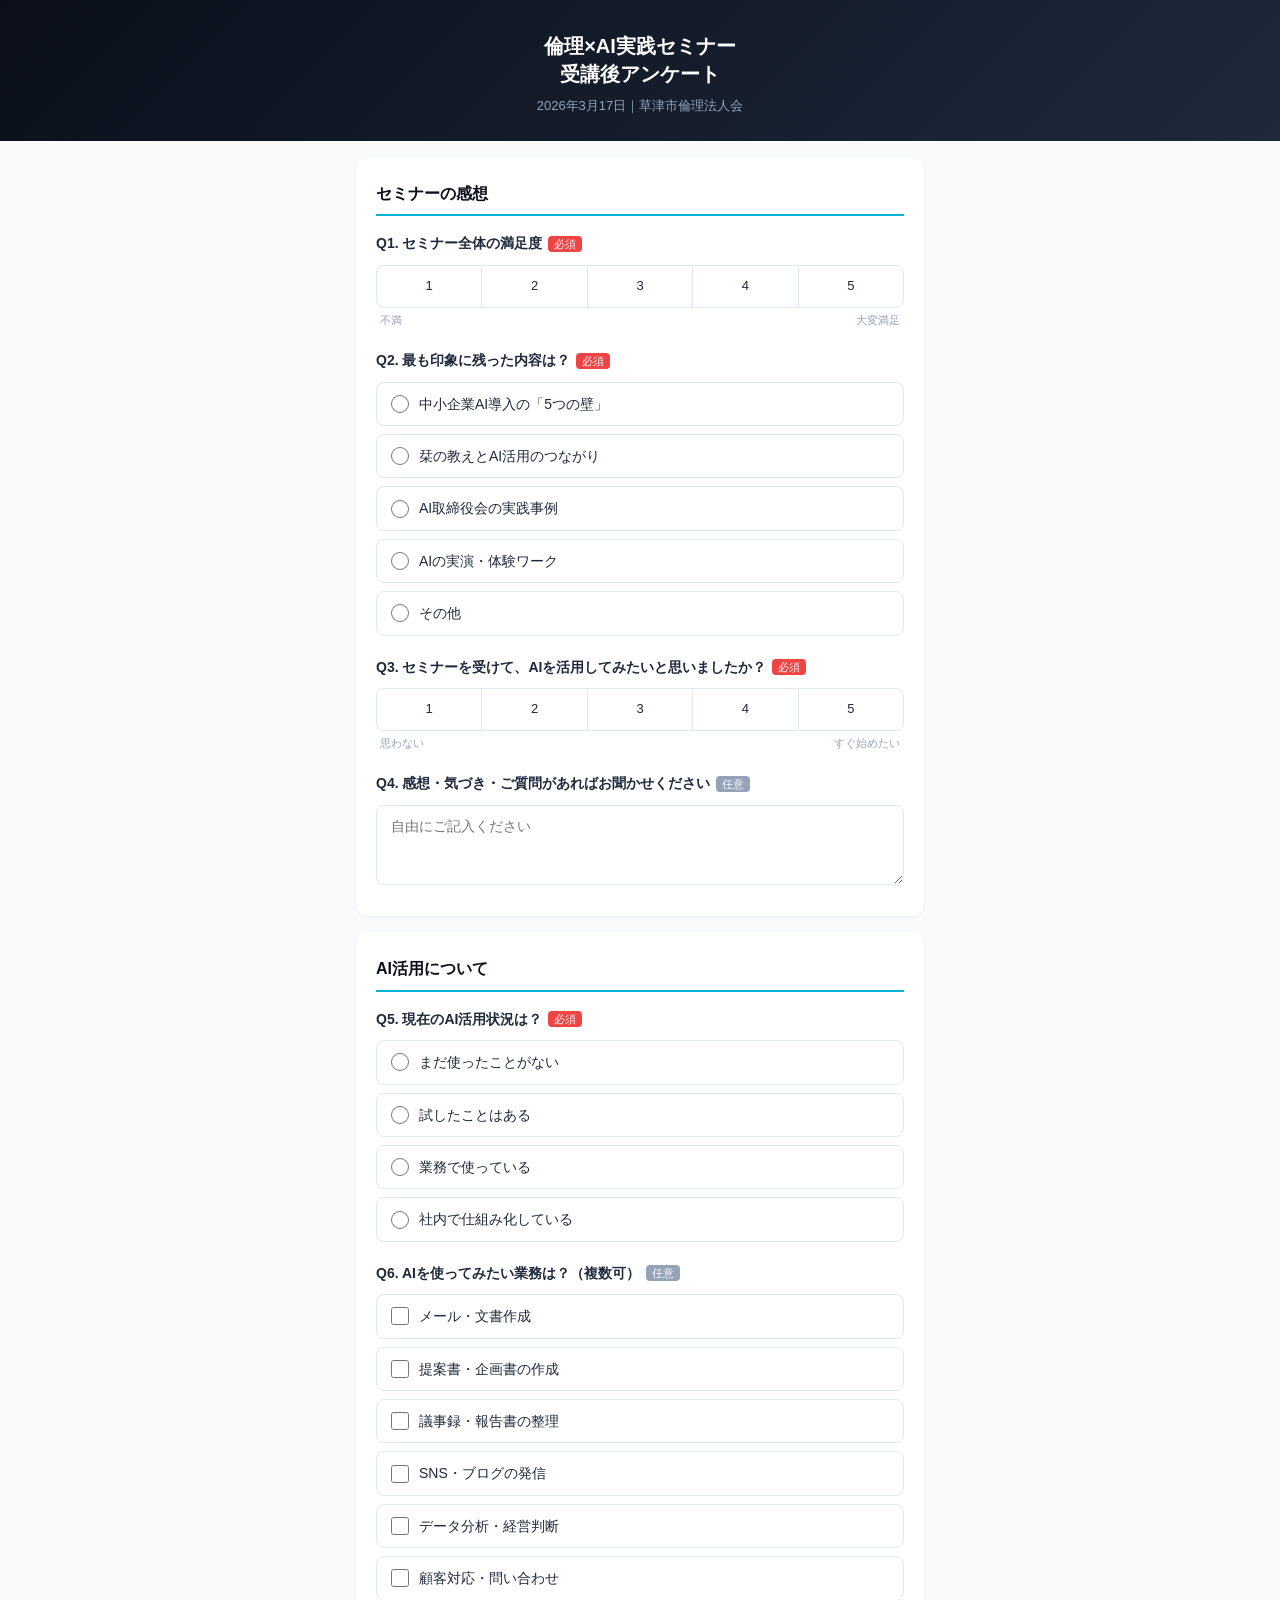
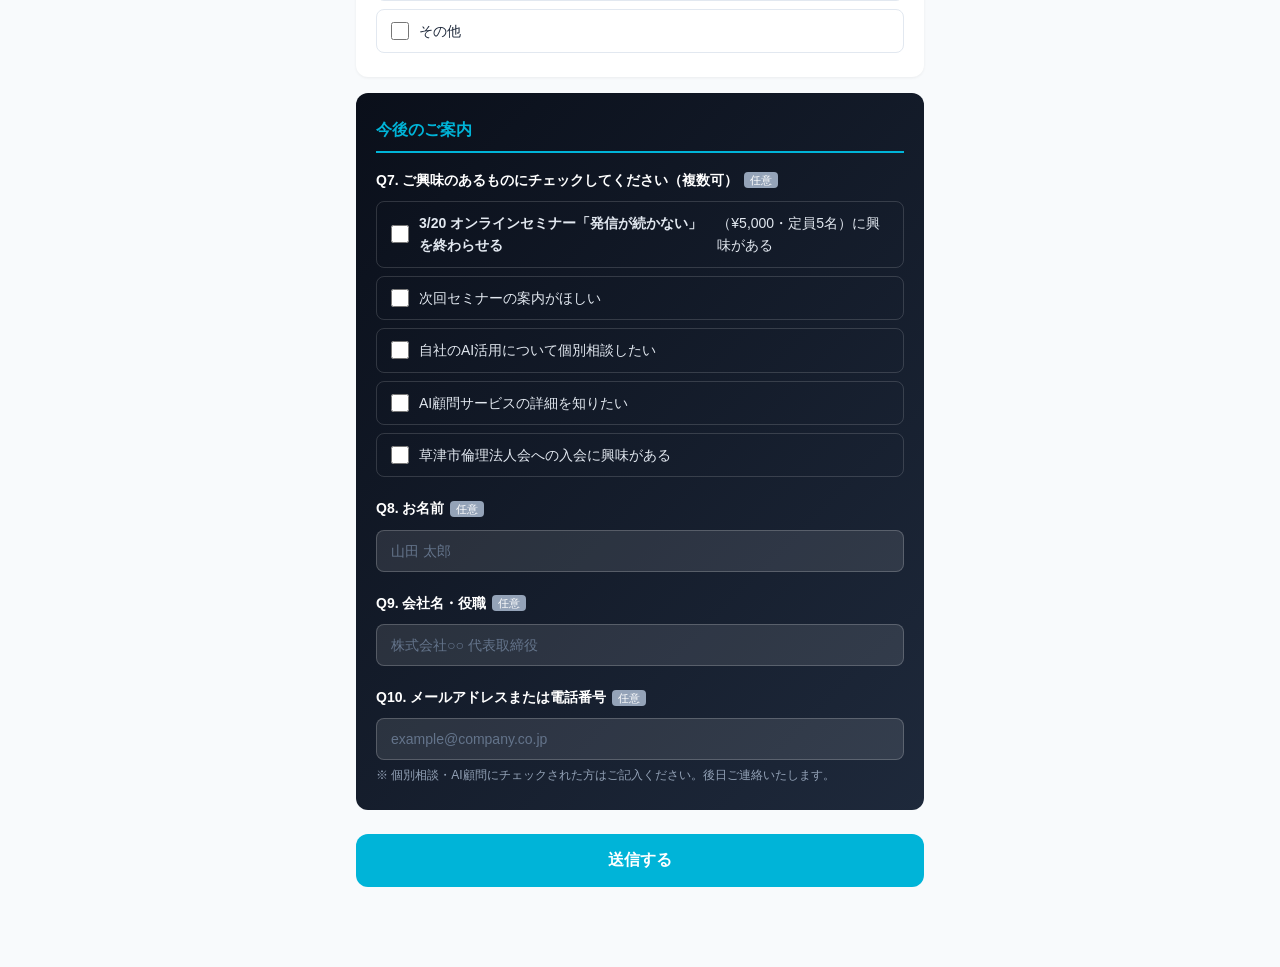
<file: survey.html>
<!DOCTYPE html>
<html lang="ja">
<head>
<meta charset="UTF-8">
<meta name="viewport" content="width=device-width, initial-scale=1.0">
<title>倫理×AI実践セミナー 受講後アンケート</title>
<style>
  * { box-sizing: border-box; margin: 0; padding: 0; }
  body {
    font-family: "Hiragino Sans", "Yu Gothic", "Meiryo", sans-serif;
    background: #f8fafc;
    color: #1e293b;
    line-height: 1.6;
    padding: 0 0 80px 0;
  }
  .header {
    background: linear-gradient(135deg, #0a0f1a, #1e293b);
    color: #fff;
    padding: 32px 20px 24px;
    text-align: center;
  }
  .header h1 {
    font-size: 20px;
    font-weight: 700;
    margin-bottom: 8px;
    line-height: 1.4;
  }
  .header p {
    font-size: 13px;
    color: #94a3b8;
  }
  .container {
    max-width: 600px;
    margin: 0 auto;
    padding: 0 16px;
  }
  .section {
    background: #fff;
    border-radius: 12px;
    padding: 24px 20px;
    margin-top: 16px;
    box-shadow: 0 1px 3px rgba(0,0,0,0.06);
  }
  .section-title {
    font-size: 16px;
    font-weight: 700;
    color: #0a0f1a;
    margin-bottom: 16px;
    padding-bottom: 8px;
    border-bottom: 2px solid #00b4d8;
  }
  .question {
    margin-bottom: 20px;
  }
  .question:last-child {
    margin-bottom: 0;
  }
  .q-label {
    font-size: 14px;
    font-weight: 600;
    margin-bottom: 10px;
    display: block;
  }
  .q-label .required {
    background: #ef4444;
    color: #fff;
    font-size: 11px;
    padding: 2px 6px;
    border-radius: 4px;
    margin-left: 6px;
    vertical-align: middle;
    font-weight: 500;
  }
  .q-label .optional {
    background: #94a3b8;
    color: #fff;
    font-size: 11px;
    padding: 2px 6px;
    border-radius: 4px;
    margin-left: 6px;
    vertical-align: middle;
    font-weight: 500;
  }
  .radio-group, .checkbox-group {
    display: flex;
    flex-direction: column;
    gap: 8px;
  }
  .radio-group.horizontal {
    flex-direction: row;
    flex-wrap: wrap;
    gap: 0;
  }
  .radio-group.horizontal label {
    flex: 1;
    min-width: 0;
    text-align: center;
    border: 1px solid #e2e8f0;
    border-right: none;
    padding: 10px 4px;
    font-size: 13px;
    cursor: pointer;
    transition: background 0.15s;
  }
  .radio-group.horizontal label:first-child {
    border-radius: 8px 0 0 8px;
  }
  .radio-group.horizontal label:last-child {
    border-radius: 0 8px 8px 0;
    border-right: 1px solid #e2e8f0;
  }
  .radio-group.horizontal label:has(input:checked) {
    background: #00b4d8;
    color: #fff;
    border-color: #00b4d8;
    font-weight: 700;
  }
  .radio-group.horizontal input[type="radio"] {
    display: none;
  }
  .radio-group.vertical label, .checkbox-group label {
    display: flex;
    align-items: center;
    gap: 10px;
    padding: 10px 14px;
    border: 1px solid #e2e8f0;
    border-radius: 8px;
    cursor: pointer;
    font-size: 14px;
    transition: background 0.15s;
  }
  .radio-group.vertical label:has(input:checked),
  .checkbox-group label:has(input:checked) {
    background: #f0fdfa;
    border-color: #00b4d8;
  }
  .radio-group.vertical input[type="radio"],
  .checkbox-group input[type="checkbox"] {
    width: 18px;
    height: 18px;
    accent-color: #00b4d8;
    flex-shrink: 0;
  }
  .scale-labels {
    display: flex;
    justify-content: space-between;
    font-size: 11px;
    color: #94a3b8;
    margin-top: 4px;
    padding: 0 4px;
  }
  textarea {
    width: 100%;
    border: 1px solid #e2e8f0;
    border-radius: 8px;
    padding: 12px 14px;
    font-size: 14px;
    font-family: inherit;
    resize: vertical;
    min-height: 80px;
    transition: border-color 0.15s;
  }
  textarea:focus {
    outline: none;
    border-color: #00b4d8;
  }
  input[type="text"], input[type="email"], input[type="tel"] {
    width: 100%;
    border: 1px solid #e2e8f0;
    border-radius: 8px;
    padding: 12px 14px;
    font-size: 14px;
    font-family: inherit;
    transition: border-color 0.15s;
  }
  input[type="text"]:focus, input[type="email"]:focus, input[type="tel"]:focus {
    outline: none;
    border-color: #00b4d8;
  }
  .cta-section {
    background: linear-gradient(135deg, #0a0f1a, #1e293b);
    border-radius: 12px;
    padding: 24px 20px;
    margin-top: 16px;
    color: #fff;
  }
  .cta-section .section-title {
    color: #00b4d8;
    border-bottom-color: #00b4d8;
  }
  .cta-section label {
    color: #e2e8f0;
  }
  .cta-section .q-label {
    color: #fff;
  }
  .cta-section input[type="text"],
  .cta-section input[type="email"],
  .cta-section input[type="tel"] {
    background: rgba(255,255,255,0.1);
    border-color: rgba(255,255,255,0.2);
    color: #fff;
  }
  .cta-section input::placeholder {
    color: #64748b;
  }
  .cta-section .checkbox-group label {
    border-color: rgba(255,255,255,0.15);
    color: #e2e8f0;
  }
  .cta-section .checkbox-group label:has(input:checked) {
    background: rgba(0,180,216,0.15);
    border-color: #00b4d8;
  }
  .submit-btn {
    display: block;
    width: 100%;
    max-width: 600px;
    margin: 24px auto 0;
    padding: 16px;
    background: #00b4d8;
    color: #fff;
    font-size: 16px;
    font-weight: 700;
    border: none;
    border-radius: 12px;
    cursor: pointer;
    transition: background 0.15s;
  }
  .submit-btn:hover {
    background: #0096b4;
  }
  .submit-btn:active {
    transform: scale(0.98);
  }
  .thanks {
    display: none;
    text-align: center;
    padding: 60px 20px;
  }
  .thanks h2 {
    font-size: 24px;
    margin-bottom: 12px;
  }
  .thanks p {
    color: #64748b;
    font-size: 14px;
  }
  .note {
    font-size: 12px;
    color: #94a3b8;
    margin-top: 6px;
  }
</style>
</head>
<body>

<div class="header">
  <h1>倫理×AI実践セミナー<br>受講後アンケート</h1>
  <p>2026年3月17日｜草津市倫理法人会</p>
</div>

<div class="container">

  <!-- Q1: 満足度 -->
  <div class="section">
    <div class="section-title">セミナーの感想</div>

    <div class="question">
      <span class="q-label">Q1. セミナー全体の満足度<span class="required">必須</span></span>
      <div class="radio-group horizontal">
        <label><input type="radio" name="q1" value="1">1</label>
        <label><input type="radio" name="q1" value="2">2</label>
        <label><input type="radio" name="q1" value="3">3</label>
        <label><input type="radio" name="q1" value="4">4</label>
        <label><input type="radio" name="q1" value="5">5</label>
      </div>
      <div class="scale-labels">
        <span>不満</span>
        <span>大変満足</span>
      </div>
    </div>

    <div class="question">
      <span class="q-label">Q2. 最も印象に残った内容は？<span class="required">必須</span></span>
      <div class="radio-group vertical">
        <label><input type="radio" name="q2" value="wall">中小企業AI導入の「5つの壁」</label>
        <label><input type="radio" name="q2" value="rinri">栞の教えとAI活用のつながり</label>
        <label><input type="radio" name="q2" value="board">AI取締役会の実践事例</label>
        <label><input type="radio" name="q2" value="demo">AIの実演・体験ワーク</label>
        <label><input type="radio" name="q2" value="other">その他</label>
      </div>
    </div>

    <div class="question">
      <span class="q-label">Q3. セミナーを受けて、AIを活用してみたいと思いましたか？<span class="required">必須</span></span>
      <div class="radio-group horizontal">
        <label><input type="radio" name="q3" value="1">1</label>
        <label><input type="radio" name="q3" value="2">2</label>
        <label><input type="radio" name="q3" value="3">3</label>
        <label><input type="radio" name="q3" value="4">4</label>
        <label><input type="radio" name="q3" value="5">5</label>
      </div>
      <div class="scale-labels">
        <span>思わない</span>
        <span>すぐ始めたい</span>
      </div>
    </div>

    <div class="question">
      <span class="q-label">Q4. 感想・気づき・ご質問があればお聞かせください<span class="optional">任意</span></span>
      <textarea name="q4" placeholder="自由にご記入ください"></textarea>
    </div>
  </div>

  <!-- Q5-6: AI活用の現状と関心 -->
  <div class="section">
    <div class="section-title">AI活用について</div>

    <div class="question">
      <span class="q-label">Q5. 現在のAI活用状況は？<span class="required">必須</span></span>
      <div class="radio-group vertical">
        <label><input type="radio" name="q5" value="none">まだ使ったことがない</label>
        <label><input type="radio" name="q5" value="tried">試したことはある</label>
        <label><input type="radio" name="q5" value="using">業務で使っている</label>
        <label><input type="radio" name="q5" value="advanced">社内で仕組み化している</label>
      </div>
    </div>

    <div class="question">
      <span class="q-label">Q6. AIを使ってみたい業務は？（複数可）<span class="optional">任意</span></span>
      <div class="checkbox-group">
        <label><input type="checkbox" name="q6" value="mail">メール・文書作成</label>
        <label><input type="checkbox" name="q6" value="proposal">提案書・企画書の作成</label>
        <label><input type="checkbox" name="q6" value="minutes">議事録・報告書の整理</label>
        <label><input type="checkbox" name="q6" value="sns">SNS・ブログの発信</label>
        <label><input type="checkbox" name="q6" value="analysis">データ分析・経営判断</label>
        <label><input type="checkbox" name="q6" value="customer">顧客対応・問い合わせ</label>
        <label><input type="checkbox" name="q6" value="other">その他</label>
      </div>
    </div>
  </div>

  <!-- CTA: 個別相談・入会 -->
  <div class="cta-section">
    <div class="section-title">今後のご案内</div>

    <div class="question">
      <span class="q-label">Q7. ご興味のあるものにチェックしてください（複数可）<span class="optional">任意</span></span>
      <div class="checkbox-group">
        <label><input type="checkbox" name="q7" value="online-seminar" style="accent-color: #f59e0b;"><strong>3/20 オンラインセミナー「発信が続かない」を終わらせる</strong>（¥5,000・定員5名）に興味がある</label>
        <label><input type="checkbox" name="q7" value="next-seminar">次回セミナーの案内がほしい</label>
        <label><input type="checkbox" name="q7" value="consultation">自社のAI活用について個別相談したい</label>
        <label><input type="checkbox" name="q7" value="advisor">AI顧問サービスの詳細を知りたい</label>
        <label><input type="checkbox" name="q7" value="join">草津市倫理法人会への入会に興味がある</label>
      </div>
    </div>

    <div class="question">
      <span class="q-label">Q8. お名前<span class="optional">任意</span></span>
      <input type="text" name="name" placeholder="山田 太郎">
    </div>

    <div class="question">
      <span class="q-label">Q9. 会社名・役職<span class="optional">任意</span></span>
      <input type="text" name="company" placeholder="株式会社○○ 代表取締役">
    </div>

    <div class="question">
      <span class="q-label">Q10. メールアドレスまたは電話番号<span class="optional">任意</span></span>
      <input type="email" name="email" placeholder="example@company.co.jp">
      <p class="note">※ 個別相談・AI顧問にチェックされた方はご記入ください。後日ご連絡いたします。</p>
    </div>
  </div>

  <button class="submit-btn" onclick="handleSubmit()">送信する</button>

  <div class="thanks" id="thanks">
    <h2>ご回答ありがとうございました</h2>
    <p>本日のセミナーが、AI活用の第一歩となれば幸いです。<br>個別相談をご希望の方には、後日ご連絡いたします。</p>
    <div style="margin-top: 32px; padding: 24px; background: linear-gradient(135deg, #0a0f1a, #1e293b); border-radius: 12px; text-align: center;">
      <p style="color: #00b4d8; font-weight: 700; font-size: 14px; margin-bottom: 8px;">NEXT STEP</p>
      <p style="color: #fff; font-size: 18px; font-weight: 700; margin-bottom: 4px;">3/20（金）オンラインセミナー</p>
      <p style="color: #e2e8f0; font-size: 14px; margin-bottom: 16px;">「発信が続かない」を終わらせる — 週1で続く発信の仕組みづくり</p>
      <a href="https://ima-juku-online-vol3.peatix.com/view" target="_blank" style="display: inline-block; background: #00b4d8; color: #fff; padding: 12px 32px; border-radius: 8px; text-decoration: none; font-weight: 700; font-size: 15px;">お申し込みはこちら →</a>
      <p style="color: #64748b; font-size: 12px; margin-top: 10px;">¥5,000｜定員5名・少人数制</p>
    </div>
  </div>

</div>

<script>
function handleSubmit() {
  // Validate required fields
  const required = [
    { name: 'q1', label: 'Q1（満足度）' },
    { name: 'q2', label: 'Q2（印象に残った内容）' },
    { name: 'q3', label: 'Q3（AI活用意欲）' },
    { name: 'q5', label: 'Q5（AI活用状況）' },
  ];

  for (const field of required) {
    const checked = document.querySelector(`input[name="${field.name}"]:checked`);
    if (!checked) {
      alert(`${field.label}をご回答ください。`);
      return;
    }
  }

  // In production, replace with actual form submission (Google Forms, etc.)
  // For now, show thank you message
  document.querySelector('.container').style.display = 'none';
  document.getElementById('thanks').style.display = 'block';
  window.scrollTo(0, 0);
}
</script>

</body>
</html>
</file>
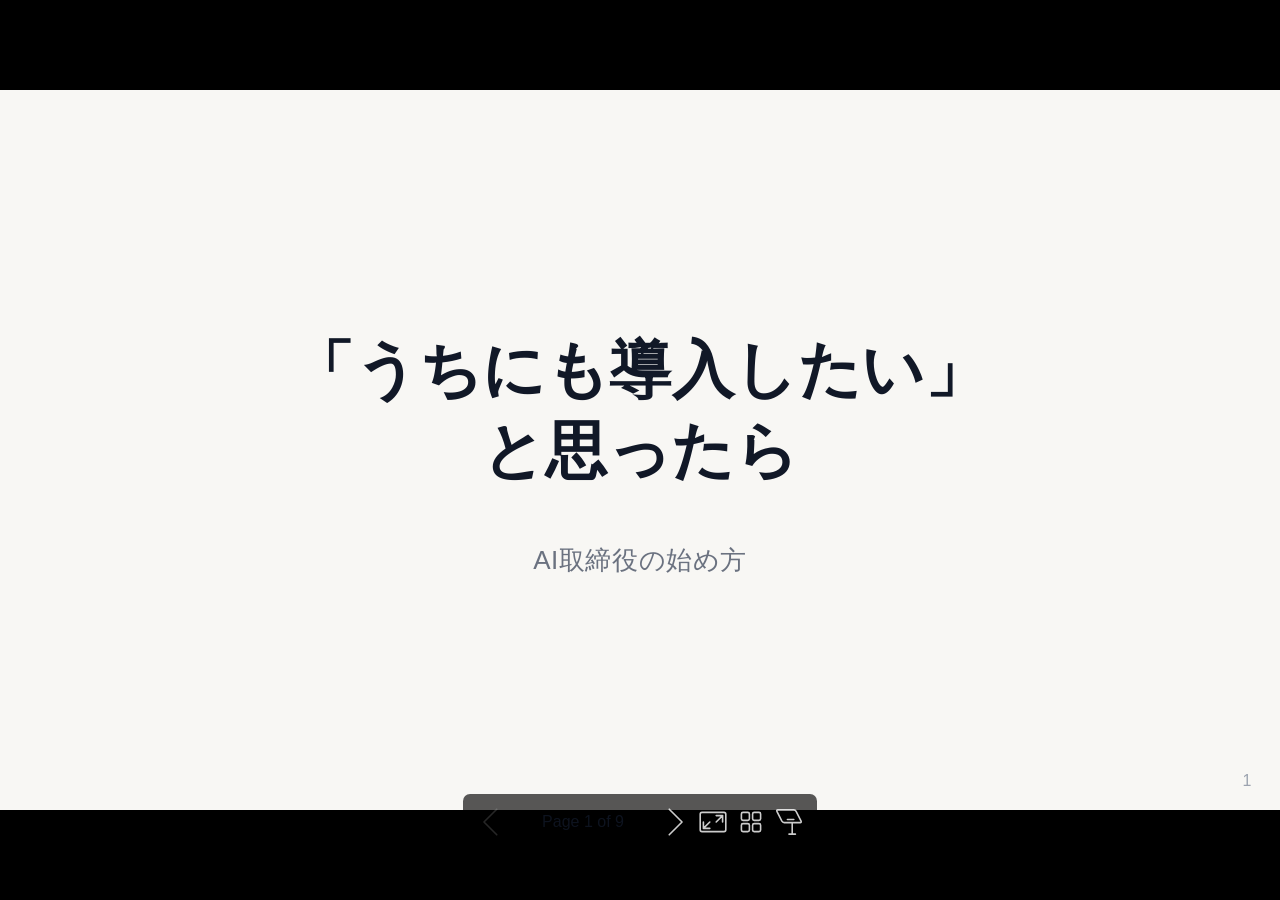
<file: lecture/slides-next-step.html>
<!DOCTYPE html><html lang="C"><head><title>「うちにも導入したい」&lt;br&gt;と思ったら</title><meta property="og:title" content="「うちにも導入したい」&lt;br&gt;と思ったら"><meta charset="UTF-8"><meta name="viewport" content="width=device-width,height=device-height,initial-scale=1.0"><meta name="apple-mobile-web-app-capable" content="yes"><meta http-equiv="X-UA-Compatible" content="ie=edge"><meta property="og:type" content="website"><meta name="twitter:card" content="summary"><style>@media screen{body[data-bespoke-view=""] .bespoke-marp-parent>.bespoke-marp-osc>button,body[data-bespoke-view=next] .bespoke-marp-parent>.bespoke-marp-osc>button,body[data-bespoke-view=overview] button.bespoke-marp-overview-close,body[data-bespoke-view=presenter] .bespoke-marp-presenter-container .bespoke-marp-presenter-info-container .bespoke-marp-presenter-info-page-area .bespoke-marp-presenter-info-page,body[data-bespoke-view=presenter] .bespoke-marp-presenter-container .bespoke-marp-presenter-info-container button,body[data-bespoke-view=presenter] .bespoke-marp-presenter-container .bespoke-marp-presenter-note-container button{appearance:none;background-color:initial;border:0;color:inherit;cursor:pointer;font-size:inherit;opacity:.8;outline:none;padding:0;transition:opacity .2s linear;-webkit-tap-highlight-color:transparent}body[data-bespoke-view=""] .bespoke-marp-parent>.bespoke-marp-osc>button:disabled,body[data-bespoke-view=next] .bespoke-marp-parent>.bespoke-marp-osc>button:disabled,body[data-bespoke-view=overview] button.bespoke-marp-overview-close:disabled,body[data-bespoke-view=presenter] .bespoke-marp-presenter-container .bespoke-marp-presenter-info-container .bespoke-marp-presenter-info-page-area .bespoke-marp-presenter-info-page:disabled,body[data-bespoke-view=presenter] .bespoke-marp-presenter-container .bespoke-marp-presenter-info-container button:disabled,body[data-bespoke-view=presenter] .bespoke-marp-presenter-container .bespoke-marp-presenter-note-container button:disabled{cursor:not-allowed;opacity:.15!important}body[data-bespoke-view=""] .bespoke-marp-parent>.bespoke-marp-osc>button:hover,body[data-bespoke-view=next] .bespoke-marp-parent>.bespoke-marp-osc>button:hover,body[data-bespoke-view=overview] button.bespoke-marp-overview-close:hover,body[data-bespoke-view=presenter] .bespoke-marp-presenter-container .bespoke-marp-presenter-info-container .bespoke-marp-presenter-info-page-area .bespoke-marp-presenter-info-page:hover,body[data-bespoke-view=presenter] .bespoke-marp-presenter-container .bespoke-marp-presenter-info-container button:hover,body[data-bespoke-view=presenter] .bespoke-marp-presenter-container .bespoke-marp-presenter-note-container button:hover{opacity:1}body[data-bespoke-view=""] .bespoke-marp-parent>.bespoke-marp-osc>button:hover:active,body[data-bespoke-view=next] .bespoke-marp-parent>.bespoke-marp-osc>button:hover:active,body[data-bespoke-view=overview] button.bespoke-marp-overview-close:hover:active,body[data-bespoke-view=presenter] .bespoke-marp-presenter-container .bespoke-marp-presenter-info-container .bespoke-marp-presenter-info-page-area .bespoke-marp-presenter-info-page:hover:active,body[data-bespoke-view=presenter] .bespoke-marp-presenter-container .bespoke-marp-presenter-info-container button:hover:active,body[data-bespoke-view=presenter] .bespoke-marp-presenter-container .bespoke-marp-presenter-note-container button:hover:active{opacity:.6}body[data-bespoke-view=""] .bespoke-marp-parent>.bespoke-marp-osc>button:hover:not(:disabled),body[data-bespoke-view=next] .bespoke-marp-parent>.bespoke-marp-osc>button:hover:not(:disabled),body[data-bespoke-view=overview] button.bespoke-marp-overview-close:hover:not(:disabled),body[data-bespoke-view=presenter] .bespoke-marp-presenter-container .bespoke-marp-presenter-info-container .bespoke-marp-presenter-info-page-area .bespoke-marp-presenter-info-page:hover:not(:disabled),body[data-bespoke-view=presenter] .bespoke-marp-presenter-container .bespoke-marp-presenter-info-container button:hover:not(:disabled),body[data-bespoke-view=presenter] .bespoke-marp-presenter-container .bespoke-marp-presenter-note-container button:hover:not(:disabled){transition:none}body[data-bespoke-view=""] .bespoke-marp-parent>.bespoke-marp-osc>button[data-bespoke-marp-osc=prev],body[data-bespoke-view=next] .bespoke-marp-parent>.bespoke-marp-osc>button[data-bespoke-marp-osc=prev],body[data-bespoke-view=presenter] .bespoke-marp-presenter-container .bespoke-marp-presenter-info-container button.bespoke-marp-presenter-info-page-prev{background:#0000 url("[data-uri]") no-repeat 50%;background-size:contain;overflow:hidden;text-indent:100%;white-space:nowrap}body[data-bespoke-view=""] .bespoke-marp-parent>.bespoke-marp-osc>button[data-bespoke-marp-osc=next],body[data-bespoke-view=next] .bespoke-marp-parent>.bespoke-marp-osc>button[data-bespoke-marp-osc=next],body[data-bespoke-view=presenter] .bespoke-marp-presenter-container .bespoke-marp-presenter-info-container button.bespoke-marp-presenter-info-page-next{background:#0000 url("[data-uri]") no-repeat 50%;background-size:contain;overflow:hidden;text-indent:100%;white-space:nowrap}body[data-bespoke-view=""] .bespoke-marp-parent>.bespoke-marp-osc>button[data-bespoke-marp-osc=fullscreen],body[data-bespoke-view=next] .bespoke-marp-parent>.bespoke-marp-osc>button[data-bespoke-marp-osc=fullscreen]{background:#0000 url("[data-uri]") no-repeat 50%;background-size:contain;overflow:hidden;text-indent:100%;white-space:nowrap}body[data-bespoke-view=""] .bespoke-marp-parent>.bespoke-marp-osc>button.exit[data-bespoke-marp-osc=fullscreen],body[data-bespoke-view=next] .bespoke-marp-parent>.bespoke-marp-osc>button.exit[data-bespoke-marp-osc=fullscreen]{background-image:url("[data-uri]")}body[data-bespoke-view=""] .bespoke-marp-parent>.bespoke-marp-osc>button[data-bespoke-marp-osc=presenter],body[data-bespoke-view=next] .bespoke-marp-parent>.bespoke-marp-osc>button[data-bespoke-marp-osc=presenter]{background:#0000 url("[data-uri]") no-repeat 50%;background-size:contain;overflow:hidden;text-indent:100%;white-space:nowrap}body[data-bespoke-view=overview] button.bespoke-marp-overview-close,body[data-bespoke-view=presenter] .bespoke-marp-presenter-container .bespoke-marp-presenter-note-container button.bespoke-marp-presenter-note-bigger{background:#0000 url("[data-uri]") no-repeat 50%;background-size:contain;overflow:hidden;text-indent:100%;white-space:nowrap}body[data-bespoke-view=presenter] .bespoke-marp-presenter-container .bespoke-marp-presenter-note-container button.bespoke-marp-presenter-note-smaller{background:#0000 url("[data-uri]") no-repeat 50%;background-size:contain;overflow:hidden;text-indent:100%;white-space:nowrap}body[data-bespoke-view=""] .bespoke-marp-parent>.bespoke-marp-osc>button[data-bespoke-marp-osc=overview],body[data-bespoke-view=next] .bespoke-marp-parent>.bespoke-marp-osc>button[data-bespoke-marp-osc=overview]{background:#0000 url("[data-uri]") no-repeat 50%;background-size:contain;overflow:hidden;text-indent:100%;white-space:nowrap}}@keyframes __bespoke_marp_transition_reduced_outgoing__{0%{opacity:1}to{opacity:0}}@keyframes __bespoke_marp_transition_reduced_incoming__{0%{mix-blend-mode:plus-lighter;opacity:0}to{mix-blend-mode:plus-lighter;opacity:1}}.bespoke-marp-note,.bespoke-marp-osc,.bespoke-progress-parent{display:none;transition:none}@media screen{::view-transition-group(*){animation-duration:var(--marp-bespoke-transition-animation-duration,.5s);animation-timing-function:ease}::view-transition-new(*),::view-transition-old(*){animation-delay:0s;animation-direction:var(--marp-bespoke-transition-animation-direction,normal);animation-duration:var(--marp-bespoke-transition-animation-duration,.5s);animation-fill-mode:both;animation-name:var(--marp-bespoke-transition-animation-name,var(--marp-bespoke-transition-animation-name-fallback,__bespoke_marp_transition_no_animation__));mix-blend-mode:normal}::view-transition-old(*){--marp-bespoke-transition-animation-name-fallback:__bespoke_marp_transition_reduced_outgoing__;animation-timing-function:ease}::view-transition-new(*){--marp-bespoke-transition-animation-name-fallback:__bespoke_marp_transition_reduced_incoming__;animation-timing-function:ease}::view-transition-new(root),::view-transition-old(root){animation-timing-function:linear}::view-transition-new(__bespoke_marp_transition_osc__),::view-transition-old(__bespoke_marp_transition_osc__){animation-duration:0s!important;animation-name:__bespoke_marp_transition_osc__!important}::view-transition-new(__bespoke_marp_transition_osc__){opacity:0!important}.bespoke-marp-transition-warming-up::view-transition-group(*),.bespoke-marp-transition-warming-up::view-transition-new(*),.bespoke-marp-transition-warming-up::view-transition-old(*){animation-play-state:paused!important}body,html{height:100%;margin:0}body{background:#000;overflow:hidden}svg.bespoke-marp-slide{content-visibility:hidden;interactivity:inert;opacity:0;pointer-events:none;z-index:-1}svg.bespoke-marp-slide:not(.bespoke-marp-active) *{view-transition-name:none!important}svg.bespoke-marp-slide.bespoke-marp-active{content-visibility:visible;interactivity:auto;opacity:1;pointer-events:auto;z-index:0}svg.bespoke-marp-slide.bespoke-marp-active.bespoke-marp-active-ready *{animation-name:__bespoke_marp__!important}@supports not (content-visibility:hidden){svg.bespoke-marp-slide[data-bespoke-marp-load=hideable]{display:none}svg.bespoke-marp-slide[data-bespoke-marp-load=hideable].bespoke-marp-active{display:block}}}@media screen and (prefers-reduced-motion:reduce){svg.bespoke-marp-slide *{view-transition-name:none!important}}@media screen{[data-bespoke-marp-fragment=inactive]{visibility:hidden}body[data-bespoke-view=""] .bespoke-marp-parent,body[data-bespoke-view=next] .bespoke-marp-parent{inset:0;position:absolute}body[data-bespoke-view=""] .bespoke-marp-parent>.bespoke-marp-osc,body[data-bespoke-view=next] .bespoke-marp-parent>.bespoke-marp-osc{background:#000000a6;border-radius:7px;bottom:50px;color:#111827;contain:paint;display:block;font-family:Helvetica,Arial,sans-serif;font-size:16px;left:50%;line-height:0;opacity:1;padding:12px;position:absolute;touch-action:manipulation;transform:translateX(-50%);transition:opacity .2s linear;-webkit-user-select:none;user-select:none;view-transition-name:__bespoke_marp_transition_osc__;white-space:nowrap;will-change:transform;z-index:1}body[data-bespoke-view=""] .bespoke-marp-parent>.bespoke-marp-osc>:where(*),body[data-bespoke-view=next] .bespoke-marp-parent>.bespoke-marp-osc>:where(*){margin-left:6px}body[data-bespoke-view=""] .bespoke-marp-parent>.bespoke-marp-osc>:where(*):where(:first-child),body[data-bespoke-view=next] .bespoke-marp-parent>.bespoke-marp-osc>:where(*):where(:first-child){margin-left:0}body[data-bespoke-view=""] .bespoke-marp-parent>.bespoke-marp-osc>span,body[data-bespoke-view=next] .bespoke-marp-parent>.bespoke-marp-osc>span{opacity:.8}body[data-bespoke-view=""] .bespoke-marp-parent>.bespoke-marp-osc>span[data-bespoke-marp-osc=page],body[data-bespoke-view=next] .bespoke-marp-parent>.bespoke-marp-osc>span[data-bespoke-marp-osc=page]{display:inline-block;min-width:140px;text-align:center}body[data-bespoke-view=""] .bespoke-marp-parent>.bespoke-marp-osc>button[data-bespoke-marp-osc=fullscreen],body[data-bespoke-view=""] .bespoke-marp-parent>.bespoke-marp-osc>button[data-bespoke-marp-osc=next],body[data-bespoke-view=""] .bespoke-marp-parent>.bespoke-marp-osc>button[data-bespoke-marp-osc=overview],body[data-bespoke-view=""] .bespoke-marp-parent>.bespoke-marp-osc>button[data-bespoke-marp-osc=presenter],body[data-bespoke-view=""] .bespoke-marp-parent>.bespoke-marp-osc>button[data-bespoke-marp-osc=prev],body[data-bespoke-view=next] .bespoke-marp-parent>.bespoke-marp-osc>button[data-bespoke-marp-osc=fullscreen],body[data-bespoke-view=next] .bespoke-marp-parent>.bespoke-marp-osc>button[data-bespoke-marp-osc=next],body[data-bespoke-view=next] .bespoke-marp-parent>.bespoke-marp-osc>button[data-bespoke-marp-osc=overview],body[data-bespoke-view=next] .bespoke-marp-parent>.bespoke-marp-osc>button[data-bespoke-marp-osc=presenter],body[data-bespoke-view=next] .bespoke-marp-parent>.bespoke-marp-osc>button[data-bespoke-marp-osc=prev]{height:32px;line-height:32px;width:32px}body[data-bespoke-view=""] .bespoke-marp-parent.bespoke-marp-inactive,body[data-bespoke-view=next] .bespoke-marp-parent.bespoke-marp-inactive{cursor:none}body[data-bespoke-view=""] .bespoke-marp-parent.bespoke-marp-inactive>.bespoke-marp-osc,body[data-bespoke-view=next] .bespoke-marp-parent.bespoke-marp-inactive>.bespoke-marp-osc{opacity:0;pointer-events:none}body[data-bespoke-view=""] svg.bespoke-marp-slide,body[data-bespoke-view=next] svg.bespoke-marp-slide{height:100%;left:0;position:absolute;top:0;width:100%}body[data-bespoke-view=""] .bespoke-progress-parent{background:#222;display:flex;height:5px;width:100%}body[data-bespoke-view=""] .bespoke-progress-parent+:where(.bespoke-marp-parent){top:5px}body[data-bespoke-view=""] .bespoke-progress-parent .bespoke-progress-bar{background:#0288d1;flex:0 0 0;transition:flex-basis .2s cubic-bezier(0,1,1,1)}body[data-bespoke-view=next]{background:#0000}body[data-bespoke-view=presenter]{background:#161616}body[data-bespoke-view=presenter] .bespoke-marp-presenter-container{display:grid;font-family:Helvetica,Arial,sans-serif;grid-template:"current dragbar next" minmax(140px,1fr) "current dragbar note" 2fr "info    dragbar note" 3em;grid-template-columns:minmax(3px,var(--bespoke-marp-presenter-split-ratio,66%)) 0 minmax(3px,1fr);height:100%;left:0;position:absolute;top:0;width:100%}body[data-bespoke-view=presenter] .bespoke-marp-presenter-container :where(.bespoke-marp-parent){grid-area:current;overflow:hidden;position:relative}body[data-bespoke-view=presenter] .bespoke-marp-presenter-container :where(.bespoke-marp-parent) :where(svg.bespoke-marp-slide){height:calc(100% - 40px);left:20px;pointer-events:none;position:absolute;top:20px;-webkit-user-select:none;user-select:none;width:calc(100% - 40px)}body[data-bespoke-view=presenter] .bespoke-marp-presenter-container :where(.bespoke-marp-parent) :where(svg.bespoke-marp-slide).bespoke-marp-active{filter:drop-shadow(0 3px 10px rgba(0,0,0,.5))}body[data-bespoke-view=presenter] .bespoke-marp-presenter-container .bespoke-marp-presenter-dragbar-container{background:#0288d1;cursor:col-resize;grid-area:dragbar;margin-left:-3px;opacity:0;position:relative;transition:opacity .4s linear .1s;width:6px;z-index:10}body[data-bespoke-view=presenter] .bespoke-marp-presenter-container .bespoke-marp-presenter-dragbar-container:hover{opacity:1}body[data-bespoke-view=presenter] .bespoke-marp-presenter-container .bespoke-marp-presenter-dragbar-container.active{opacity:1;transition-delay:0s}body[data-bespoke-view=presenter] .bespoke-marp-presenter-container .bespoke-marp-presenter-next-container{background:#222;cursor:pointer;display:none;grid-area:next;overflow:hidden;position:relative}body[data-bespoke-view=presenter] .bespoke-marp-presenter-container .bespoke-marp-presenter-next-container.active{display:block}body[data-bespoke-view=presenter] .bespoke-marp-presenter-container .bespoke-marp-presenter-next-container iframe.bespoke-marp-presenter-next{background:#0000;border:0;display:block;filter:drop-shadow(0 3px 10px rgba(0,0,0,.5));height:calc(100% - 40px);left:20px;pointer-events:none;position:absolute;interactivity:inert;top:20px;-webkit-user-select:none;user-select:none;width:calc(100% - 40px)}body[data-bespoke-view=presenter] .bespoke-marp-presenter-container .bespoke-marp-presenter-note-container{background:#222;color:#eee;grid-area:note;position:relative;z-index:1}body[data-bespoke-view=presenter] .bespoke-marp-presenter-container .bespoke-marp-presenter-note-container button{height:1.5em;line-height:1.5em;width:1.5em}body[data-bespoke-view=presenter] .bespoke-marp-presenter-container .bespoke-marp-presenter-note-container .bespoke-marp-presenter-note-wrapper{display:block;inset:0;position:absolute}body[data-bespoke-view=presenter] .bespoke-marp-presenter-container .bespoke-marp-presenter-note-container .bespoke-marp-presenter-note-buttons{background:#000000a6;border-radius:4px;bottom:0;display:flex;gap:4px;margin:12px;opacity:0;padding:6px;pointer-events:none;position:absolute;right:0;transition:opacity .2s linear}body[data-bespoke-view=presenter] .bespoke-marp-presenter-container .bespoke-marp-presenter-note-container .bespoke-marp-presenter-note-buttons:focus-within,body[data-bespoke-view=presenter] .bespoke-marp-presenter-container .bespoke-marp-presenter-note-container .bespoke-marp-presenter-note-wrapper:focus-within+.bespoke-marp-presenter-note-buttons,body[data-bespoke-view=presenter] .bespoke-marp-presenter-container .bespoke-marp-presenter-note-container:hover .bespoke-marp-presenter-note-buttons{opacity:1;pointer-events:auto}body[data-bespoke-view=presenter] .bespoke-marp-presenter-container .bespoke-marp-presenter-note-container .bespoke-marp-note{box-sizing:border-box;font-size:calc(1.1em*var(--bespoke-marp-note-font-scale, 1));height:calc(100% - 40px);margin:20px;overflow:auto;padding-right:3px;white-space:pre-wrap;width:calc(100% - 40px);word-wrap:break-word;scrollbar-color:#eeeeee80 #0000;scrollbar-width:thin}body[data-bespoke-view=presenter] .bespoke-marp-presenter-container .bespoke-marp-presenter-note-container .bespoke-marp-note::-webkit-scrollbar{width:6px}body[data-bespoke-view=presenter] .bespoke-marp-presenter-container .bespoke-marp-presenter-note-container .bespoke-marp-note::-webkit-scrollbar-track{background:#0000}body[data-bespoke-view=presenter] .bespoke-marp-presenter-container .bespoke-marp-presenter-note-container .bespoke-marp-note::-webkit-scrollbar-thumb{background:#eeeeee80;border-radius:6px}body[data-bespoke-view=presenter] .bespoke-marp-presenter-container .bespoke-marp-presenter-note-container .bespoke-marp-note:empty{pointer-events:none}body[data-bespoke-view=presenter] .bespoke-marp-presenter-container .bespoke-marp-presenter-note-container .bespoke-marp-note.active{display:block}body[data-bespoke-view=presenter] .bespoke-marp-presenter-container .bespoke-marp-presenter-note-container .bespoke-marp-note p:first-child{margin-top:0}body[data-bespoke-view=presenter] .bespoke-marp-presenter-container .bespoke-marp-presenter-note-container .bespoke-marp-note p:last-child{margin-bottom:0}body[data-bespoke-view=presenter] .bespoke-marp-presenter-container .bespoke-marp-presenter-info-container{align-items:center;box-sizing:border-box;color:#eee;display:flex;flex-wrap:nowrap;grid-area:info;justify-content:center;overflow:hidden;padding:0 10px}body[data-bespoke-view=presenter] .bespoke-marp-presenter-container .bespoke-marp-presenter-info-container .bespoke-marp-presenter-info-page-area,body[data-bespoke-view=presenter] .bespoke-marp-presenter-container .bespoke-marp-presenter-info-container .bespoke-marp-presenter-info-time,body[data-bespoke-view=presenter] .bespoke-marp-presenter-container .bespoke-marp-presenter-info-container .bespoke-marp-presenter-info-timer{box-sizing:border-box;display:block;padding:0 10px;white-space:nowrap;width:100%}body[data-bespoke-view=presenter] .bespoke-marp-presenter-container .bespoke-marp-presenter-info-container button{height:1.5em;line-height:1.5em;width:1.5em}body[data-bespoke-view=presenter] .bespoke-marp-presenter-container .bespoke-marp-presenter-info-container .bespoke-marp-presenter-info-page-area{order:2;text-align:center}body[data-bespoke-view=presenter] .bespoke-marp-presenter-container .bespoke-marp-presenter-info-container .bespoke-marp-presenter-info-page-area .bespoke-marp-presenter-info-page{display:inline-block;min-width:120px;text-align:center}body[data-bespoke-view=presenter] .bespoke-marp-presenter-container .bespoke-marp-presenter-info-container .bespoke-marp-presenter-info-time{color:#999;order:1;text-align:left}body[data-bespoke-view=presenter] .bespoke-marp-presenter-container .bespoke-marp-presenter-info-container .bespoke-marp-presenter-info-timer{color:#999;order:3;text-align:right}body[data-bespoke-view=presenter] .bespoke-marp-presenter-container .bespoke-marp-presenter-info-container .bespoke-marp-presenter-info-timer:hover{cursor:pointer}body[data-bespoke-view=overview]{background:#161616;overflow:auto}body[data-bespoke-view=overview] [data-bespoke-marp-fragment=inactive]{visibility:visible}body[data-bespoke-view=overview] .bespoke-marp-overview-header{backdrop-filter:blur(4px);background:#222222d9;box-shadow:0 3px 10px #00000080;box-sizing:border-box;display:flex;height:48px;inset:0 0 auto;justify-content:flex-end;padding:10px;position:fixed;z-index:1}body[data-bespoke-view=overview] button.bespoke-marp-overview-close{height:28px;line-height:28px;transform:rotate(45deg);width:28px}body[data-bespoke-view=overview] .bespoke-marp-parent{display:grid;gap:40px;grid-template-columns:repeat(auto-fit,minmax(0,240px));justify-content:space-around;padding:30px}body[data-bespoke-view=overview] .bespoke-marp-parent svg.bespoke-marp-slide{--bov-selected:#0000;--bov-focus:#161616;--bov-focus-outline:#0000;box-shadow:0 0 0 1px #161616,0 0 0 3px var(--bov-focus),0 0 0 4px var(--bov-focus-outline),0 0 0 6px var(--bov-selected);content-visibility:visible;cursor:pointer;filter:drop-shadow(0 3px 10px rgba(0,0,0,.5));interactivity:auto;opacity:1;outline:0;pointer-events:auto;scroll-margin-block:30px;z-index:0}body[data-bespoke-view=overview] .bespoke-marp-parent svg.bespoke-marp-slide *,body[data-bespoke-view=overview] .bespoke-marp-parent svg.bespoke-marp-slide.bespoke-marp-active *{pointer-events:none;interactivity:inert}body[data-bespoke-view=overview] .bespoke-marp-parent svg.bespoke-marp-slide:active,body[data-bespoke-view=overview] .bespoke-marp-parent svg.bespoke-marp-slide:focus-visible,body[data-bespoke-view=overview] .bespoke-marp-parent svg.bespoke-marp-slide:hover{--bov-focus-outline:#161616}body[data-bespoke-view=overview] .bespoke-marp-parent svg.bespoke-marp-slide:focus-visible,body[data-bespoke-view=overview] .bespoke-marp-parent svg.bespoke-marp-slide:hover{--bov-focus:#999}body[data-bespoke-view=overview] .bespoke-marp-parent svg.bespoke-marp-slide:active{--bov-focus:#eee}body[data-bespoke-view=overview] .bespoke-marp-parent svg.bespoke-marp-slide.bespoke-marp-active{--bov-selected:#0288d1}body[data-bespoke-view=overview]:has(.bespoke-marp-overview-header) .bespoke-marp-parent{padding-top:78px}body[data-bespoke-view=overview]:has(.bespoke-marp-overview-header) .bespoke-marp-parent svg.bespoke-marp-slide{scroll-margin-top:78px}.bespoke-marp-overview{background:#000000a6;inset:0;opacity:0;pointer-events:none;position:fixed;transition:opacity .1s ease;z-index:10}.bespoke-marp-overview iframe{background:#222;border:0;display:block;height:100%;left:0;position:absolute;top:0;width:100%}.bespoke-marp-overview[data-open="1"]{opacity:1;pointer-events:auto}}@media print{.bespoke-marp-overview,.bespoke-marp-presenter-info-container,.bespoke-marp-presenter-next-container,.bespoke-marp-presenter-note-container{display:none}}</style><style>div#\:\$p > svg > foreignObject > section{width:1280px;height:720px;box-sizing:border-box;overflow:hidden;position:relative;scroll-snap-align:center center;-webkit-text-size-adjust:100%;text-size-adjust:100%}div#\:\$p > svg > foreignObject > section::after{bottom:0;content:attr(data-marpit-pagination);padding:inherit;pointer-events:none;position:absolute;right:0}div#\:\$p > svg > foreignObject > section:not([data-marpit-pagination])::after{display:none}div#\:\$p > svg > foreignObject > section :is(h1, marp-h1){font-size:2em;margin-block:0.67em}div#\:\$p > svg > foreignObject > section video::-webkit-media-controls{will-change:transform}@page {size:1280px 720px;margin:0}@media print{html, body{background-color:#111827;margin:0;page-break-inside:avoid;break-inside:avoid-page}div#\:\$p > svg > foreignObject > section{page-break-before:always;break-before:page}div#\:\$p > svg > foreignObject > section, div#\:\$p > svg > foreignObject > section *{-webkit-print-color-adjust:exact!important;animation-delay:0s!important;animation-duration:0s!important;color-adjust:exact!important;print-color-adjust:exact!important;transition:none!important}div#\:\$p > svg[data-marpit-svg]{display:block;height:100vh;width:100vw}}div#\:\$p > svg > foreignObject > :where(section){container-type:size}div#\:\$p > svg > foreignObject > section img[data-marp-twemoji]{background:transparent;height:1em;margin:0 .05em 0 .1em;vertical-align:-.1em;width:1em}div#\:\$p > svg > foreignObject > section{--fgColor-danger:light-dark(#d1242f, #f85149);--bgColor-attention-muted:light-dark(#fff8c5, #bb800926);--bgColor-muted:light-dark(#f6f8fa, #151b23);--bgColor-neutral-muted:light-dark(#818b981f, #656c7633);--borderColor-accent-emphasis:light-dark(#0969da, #1f6feb);--borderColor-attention-emphasis:light-dark(#9a6700, #9e6a03);--borderColor-danger-emphasis:light-dark(#cf222e, #da3633);--borderColor-default:light-dark(#d1d9e0, #3d444d);--borderColor-done-emphasis:light-dark(#8250df, #8957e5);--borderColor-success-emphasis:light-dark(#1a7f37, #238636);--color-prettylights-syntax-brackethighlighter-angle:light-dark(#59636e, #9198a1);--color-prettylights-syntax-brackethighlighter-unmatched:light-dark(#82071e, #f85149);--color-prettylights-syntax-carriage-return-bg:light-dark(#cf222e, #b62324);--color-prettylights-syntax-carriage-return-text:light-dark(#f6f8fa, #f0f6fc);--color-prettylights-syntax-comment:light-dark(#59636e, #9198a1);--color-prettylights-syntax-constant:light-dark(#0550ae, #79c0ff);--color-prettylights-syntax-constant-other-reference-link:light-dark(#0a3069, #a5d6ff);--color-prettylights-syntax-entity:light-dark(#6639ba, #d2a8ff);--color-prettylights-syntax-entity-tag:light-dark(#0550ae, #7ee787);--color-prettylights-syntax-invalid-illegal-text:light-dark(var(--fgColor-danger), var(--fgColor-danger));--color-prettylights-syntax-keyword:light-dark(#cf222e, #ff7b72);--color-prettylights-syntax-markup-changed-bg:light-dark(#ffd8b5, #5a1e02);--color-prettylights-syntax-markup-changed-text:light-dark(#953800, #ffdfb6);--color-prettylights-syntax-markup-deleted-bg:light-dark(#ffebe9, #67060c);--color-prettylights-syntax-markup-deleted-text:light-dark(#82071e, #ffdcd7);--color-prettylights-syntax-markup-heading:light-dark(#0550ae, #1f6feb);--color-prettylights-syntax-markup-ignored-bg:light-dark(#0550ae, #1158c7);--color-prettylights-syntax-markup-ignored-text:light-dark(#d1d9e0, #f0f6fc);--color-prettylights-syntax-markup-inserted-bg:light-dark(#dafbe1, #033a16);--color-prettylights-syntax-markup-inserted-text:light-dark(#116329, #aff5b4);--color-prettylights-syntax-markup-list:light-dark(#3b2300, #f2cc60);--color-prettylights-syntax-meta-diff-range:light-dark(#8250df, #d2a8ff);--color-prettylights-syntax-string:light-dark(#0a3069, #a5d6ff);--color-prettylights-syntax-string-regexp:light-dark(#116329, #7ee787);--color-prettylights-syntax-sublimelinter-gutter-mark:light-dark(#818b98, #3d444d);--color-prettylights-syntax-variable:light-dark(#953800, #ffa657);--fgColor-accent:light-dark(#0969da, #4493f8);--fgColor-attention:light-dark(#9a6700, #d29922);--fgColor-done:light-dark(#8250df, #ab7df8);--fgColor-muted:light-dark(#59636e, #9198a1);--fgColor-success:light-dark(#1a7f37, #3fb950);--bgColor-default:light-dark(#fff, #0d1117);--borderColor-muted:light-dark(#d1d9e0b3, #3d444db3);--color-prettylights-syntax-invalid-illegal-bg:light-dark(var(--bgColor-danger-muted), var(--bgColor-danger-muted));--color-prettylights-syntax-markup-bold:light-dark(#1f2328, #f0f6fc);--color-prettylights-syntax-markup-italic:light-dark(#1f2328, #f0f6fc);--color-prettylights-syntax-storage-modifier-import:light-dark(#1f2328, #f0f6fc);--fgColor-default:light-dark(#1f2328, #f0f6fc);--focus-outlineColor:light-dark(var(--borderColor-accent-emphasis), var(--borderColor-accent-emphasis));--borderColor-neutral-muted:light-dark(var(--borderColor-muted), var(--borderColor-muted));--base-size-16:calc(var(--marpit-root-font-size, 1rem) * 1);--base-size-24:calc(var(--marpit-root-font-size, 1rem) * 1.5);--base-size-4:calc(var(--marpit-root-font-size, 1rem) * 0.25);--base-size-40:calc(var(--marpit-root-font-size, 1rem) * 2.5);--base-size-8:calc(var(--marpit-root-font-size, 1rem) * 0.5);--base-text-weight-medium:500;--base-text-weight-normal:400;--base-text-weight-semibold:600;--fontStack-monospace:ui-monospace, SFMono-Regular, SF Mono, Menlo, Consolas, Liberation Mono, monospace;--fontStack-sansSerif:-apple-system, BlinkMacSystemFont, "Segoe UI", "Noto Sans", Helvetica, Arial, sans-serif, "Apple Color Emoji", "Segoe UI Emoji";}/*!
 * Marp default theme.
 *
 * @theme default
 * @author Yuki Hattori
 *
 * @auto-scaling true
 * @size 16:9 1280px 720px
 * @size 4:3 960px 720px
 */div#\:\$p > svg > foreignObject > section [data-theme=light],div#\:\$p > svg > foreignObject > section{color-scheme:light}div#\:\$p > svg > foreignObject > section [data-theme=dark],div#\:\$p > svg > foreignObject > section:where(.invert){color-scheme:dark}div#\:\$p > svg > foreignObject > section{-ms-text-size-adjust:100%;-webkit-text-size-adjust:100%;background-color:var(--bgColor-default);color:var(--fgColor-default);font-family:var(--fontStack-sansSerif, -apple-system, BlinkMacSystemFont, "Segoe UI", "Noto Sans", Helvetica, Arial, sans-serif, "Apple Color Emoji", "Segoe UI Emoji");font-size:16px;font-weight:var(--base-text-weight-normal, 400);line-height:1.5;margin:0;word-wrap:break-word}div#\:\$p > svg > foreignObject > section{--marpit-root-font-size:16px}div#\:\$p > svg > foreignObject > section a{text-decoration:underline;text-underline-offset:calc(var(--marpit-root-font-size, 1rem) * .2)}div#\:\$p > svg > foreignObject > section :is(h1, marp-h1):hover .anchor .octicon-link:before,div#\:\$p > svg > foreignObject > section :is(h2, marp-h2):hover .anchor .octicon-link:before,div#\:\$p > svg > foreignObject > section :is(h3, marp-h3):hover .anchor .octicon-link:before,div#\:\$p > svg > foreignObject > section :is(h4, marp-h4):hover .anchor .octicon-link:before,div#\:\$p > svg > foreignObject > section :is(h5, marp-h5):hover .anchor .octicon-link:before,div#\:\$p > svg > foreignObject > section :is(h6, marp-h6):hover .anchor .octicon-link:before{background-color:currentColor;content:" ";display:inline-block;height:16px;-webkit-mask-image:url('data:image/svg+xml;charset=utf-8,<svg xmlns="http://www.w3.org/2000/svg" aria-hidden="true" viewBox="0 0 16 16"><path fill-rule="evenodd" d="M7.775 3.275a.75.75 0 0 0 1.06 1.06l1.25-1.25a2 2 0 1 1 2.83 2.83l-2.5 2.5a2 2 0 0 1-2.83 0 .75.75 0 0 0-1.06 1.06 3.5 3.5 0 0 0 4.95 0l2.5-2.5a3.5 3.5 0 0 0-4.95-4.95zm-4.69 9.64a2 2 0 0 1 0-2.83l2.5-2.5a2 2 0 0 1 2.83 0 .75.75 0 0 0 1.06-1.06 3.5 3.5 0 0 0-4.95 0l-2.5 2.5a3.5 3.5 0 0 0 4.95 4.95l1.25-1.25a.75.75 0 0 0-1.06-1.06l-1.25 1.25a2 2 0 0 1-2.83 0"/></svg>');mask-image:url('data:image/svg+xml;charset=utf-8,<svg xmlns="http://www.w3.org/2000/svg" aria-hidden="true" viewBox="0 0 16 16"><path fill-rule="evenodd" d="M7.775 3.275a.75.75 0 0 0 1.06 1.06l1.25-1.25a2 2 0 1 1 2.83 2.83l-2.5 2.5a2 2 0 0 1-2.83 0 .75.75 0 0 0-1.06 1.06 3.5 3.5 0 0 0 4.95 0l2.5-2.5a3.5 3.5 0 0 0-4.95-4.95zm-4.69 9.64a2 2 0 0 1 0-2.83l2.5-2.5a2 2 0 0 1 2.83 0 .75.75 0 0 0 1.06-1.06 3.5 3.5 0 0 0-4.95 0l-2.5 2.5a3.5 3.5 0 0 0 4.95 4.95l1.25-1.25a.75.75 0 0 0-1.06-1.06l-1.25 1.25a2 2 0 0 1-2.83 0"/></svg>');width:16px}div#\:\$p > svg > foreignObject > section details,div#\:\$p > svg > foreignObject > section figcaption,div#\:\$p > svg > foreignObject > section figure{display:block}div#\:\$p > svg > foreignObject > section summary{display:list-item}div#\:\$p > svg > foreignObject > section [hidden]{display:none!important}div#\:\$p > svg > foreignObject > section a{background-color:transparent;color:var(--fgColor-accent);text-decoration:none}div#\:\$p > svg > foreignObject > section abbr[title]{border-bottom:none;-webkit-text-decoration:underline dotted;text-decoration:underline dotted}div#\:\$p > svg > foreignObject > section b,div#\:\$p > svg > foreignObject > section strong{font-weight:var(--base-text-weight-semibold, 600)}div#\:\$p > svg > foreignObject > section dfn{font-style:italic}div#\:\$p > svg > foreignObject > section :is(h1, marp-h1){border-bottom:1px solid var(--borderColor-muted);font-size:2em;font-weight:var(--base-text-weight-semibold, 600);margin:.67em 0;padding-bottom:.3em}div#\:\$p > svg > foreignObject > section mark{background-color:var(--bgColor-attention-muted);color:var(--fgColor-default)}div#\:\$p > svg > foreignObject > section small{font-size:90%}div#\:\$p > svg > foreignObject > section sub,div#\:\$p > svg > foreignObject > section sup{font-size:75%;line-height:0;position:relative;vertical-align:baseline}div#\:\$p > svg > foreignObject > section sub{bottom:-.25em}div#\:\$p > svg > foreignObject > section sup{top:-.5em}div#\:\$p > svg > foreignObject > section img{border-style:none;box-sizing:content-box;max-width:100%}div#\:\$p > svg > foreignObject > section code,div#\:\$p > svg > foreignObject > section kbd,div#\:\$p > svg > foreignObject > section :is(pre, marp-pre),div#\:\$p > svg > foreignObject > section samp{font-family:monospace;font-size:1em}div#\:\$p > svg > foreignObject > section figure{margin:1em var(--base-size-40)}div#\:\$p > svg > foreignObject > section hr{background:transparent;background-color:var(--borderColor-default);border:0;box-sizing:content-box;height:.25em;margin:var(--base-size-24) 0;overflow:hidden;padding:0}div#\:\$p > svg > foreignObject > section input{font:inherit;font-family:inherit;font-size:inherit;line-height:inherit;margin:0;overflow:visible}div#\:\$p > svg > foreignObject > section [type=button],div#\:\$p > svg > foreignObject > section [type=reset],div#\:\$p > svg > foreignObject > section [type=submit]{-webkit-appearance:button;-moz-appearance:button;appearance:button}div#\:\$p > svg > foreignObject > section [type=checkbox],div#\:\$p > svg > foreignObject > section [type=radio]{box-sizing:border-box;padding:0}div#\:\$p > svg > foreignObject > section [type=number]::-webkit-inner-spin-button,div#\:\$p > svg > foreignObject > section [type=number]::-webkit-outer-spin-button{height:auto}div#\:\$p > svg > foreignObject > section [type=search]::-webkit-search-cancel-button,div#\:\$p > svg > foreignObject > section [type=search]::-webkit-search-decoration{-webkit-appearance:none;appearance:none}div#\:\$p > svg > foreignObject > section ::-webkit-input-placeholder{color:inherit;opacity:.54}div#\:\$p > svg > foreignObject > section ::-webkit-file-upload-button{-webkit-appearance:button;appearance:button;font:inherit}div#\:\$p > svg > foreignObject > section a:hover{text-decoration:underline}div#\:\$p > svg > foreignObject > section ::-moz-placeholder{color:var(--fgColor-muted);opacity:1}div#\:\$p > svg > foreignObject > section ::placeholder{color:var(--fgColor-muted);opacity:1}div#\:\$p > svg > foreignObject > section hr:after,div#\:\$p > svg > foreignObject > section hr:before{content:"";display:table}div#\:\$p > svg > foreignObject > section hr:after{clear:both}div#\:\$p > svg > foreignObject > section table{border-collapse:collapse;border-spacing:0;display:block;font-variant:tabular-nums;max-width:100%;overflow:auto;width:-moz-max-content;width:max-content}div#\:\$p > svg > foreignObject > section td,div#\:\$p > svg > foreignObject > section th{padding:0}div#\:\$p > svg > foreignObject > section details summary{cursor:pointer}div#\:\$p > svg > foreignObject > section [role=button]:focus,div#\:\$p > svg > foreignObject > section a:focus,div#\:\$p > svg > foreignObject > section input[type=checkbox]:focus,div#\:\$p > svg > foreignObject > section input[type=radio]:focus{box-shadow:none;outline:2px solid var(--focus-outlineColor);outline-offset:-2px}div#\:\$p > svg > foreignObject > section [role=button]:focus:not(:focus-visible),div#\:\$p > svg > foreignObject > section a:focus:not(:focus-visible),div#\:\$p > svg > foreignObject > section input[type=checkbox]:focus:not(:focus-visible),div#\:\$p > svg > foreignObject > section input[type=radio]:focus:not(:focus-visible){outline:1px solid transparent}div#\:\$p > svg > foreignObject > section [role=button]:focus-visible,div#\:\$p > svg > foreignObject > section a:focus-visible,div#\:\$p > svg > foreignObject > section input[type=checkbox]:focus-visible,div#\:\$p > svg > foreignObject > section input[type=radio]:focus-visible{box-shadow:none;outline:2px solid var(--focus-outlineColor);outline-offset:-2px}div#\:\$p > svg > foreignObject > section a:not([class]):focus,div#\:\$p > svg > foreignObject > section a:not([class]):focus-visible,div#\:\$p > svg > foreignObject > section input[type=checkbox]:focus,div#\:\$p > svg > foreignObject > section input[type=checkbox]:focus-visible,div#\:\$p > svg > foreignObject > section input[type=radio]:focus,div#\:\$p > svg > foreignObject > section input[type=radio]:focus-visible{outline-offset:0}div#\:\$p > svg > foreignObject > section kbd{background-color:var(--bgColor-muted);border-bottom-color:var(--borderColor-neutral-muted);border:1px solid var(--borderColor-neutral-muted);border-radius:6px;box-shadow:inset 0 -1px 0 var(--borderColor-neutral-muted);color:var(--fgColor-default);display:inline-block;font:11px var(--fontStack-monospace, ui-monospace, SFMono-Regular, SF Mono, Menlo, Consolas, Liberation Mono, monospace);line-height:10px;padding:var(--base-size-4);vertical-align:middle}div#\:\$p > svg > foreignObject > section :is(h1, marp-h1),div#\:\$p > svg > foreignObject > section :is(h2, marp-h2),div#\:\$p > svg > foreignObject > section :is(h3, marp-h3),div#\:\$p > svg > foreignObject > section :is(h4, marp-h4),div#\:\$p > svg > foreignObject > section :is(h5, marp-h5),div#\:\$p > svg > foreignObject > section :is(h6, marp-h6){font-weight:var(--base-text-weight-semibold, 600);line-height:1.25;margin-bottom:var(--base-size-16);margin-top:var(--base-size-24)}div#\:\$p > svg > foreignObject > section :is(h2, marp-h2){border-bottom:1px solid var(--borderColor-muted);font-size:1.5em;padding-bottom:.3em}div#\:\$p > svg > foreignObject > section :is(h2, marp-h2),div#\:\$p > svg > foreignObject > section :is(h3, marp-h3){font-weight:var(--base-text-weight-semibold, 600)}div#\:\$p > svg > foreignObject > section :is(h3, marp-h3){font-size:1.25em}div#\:\$p > svg > foreignObject > section :is(h4, marp-h4){font-size:1em}div#\:\$p > svg > foreignObject > section :is(h4, marp-h4),div#\:\$p > svg > foreignObject > section :is(h5, marp-h5){font-weight:var(--base-text-weight-semibold, 600)}div#\:\$p > svg > foreignObject > section :is(h5, marp-h5){font-size:.875em}div#\:\$p > svg > foreignObject > section :is(h6, marp-h6){color:var(--fgColor-muted);font-size:.85em;font-weight:var(--base-text-weight-semibold, 600)}div#\:\$p > svg > foreignObject > section p{margin-bottom:10px;margin-top:0}div#\:\$p > svg > foreignObject > section blockquote{border-left:.25em solid var(--borderColor-default);color:var(--fgColor-muted);margin:0;padding:0 1em}div#\:\$p > svg > foreignObject > section ol,div#\:\$p > svg > foreignObject > section ul{margin-bottom:0;margin-top:0;padding-left:2em}div#\:\$p > svg > foreignObject > section ol ol,div#\:\$p > svg > foreignObject > section ul ol{list-style-type:lower-roman}div#\:\$p > svg > foreignObject > section ol ol ol,div#\:\$p > svg > foreignObject > section ol ul ol,div#\:\$p > svg > foreignObject > section ul ol ol,div#\:\$p > svg > foreignObject > section ul ul ol{list-style-type:lower-alpha}div#\:\$p > svg > foreignObject > section dd{margin-left:0}div#\:\$p > svg > foreignObject > section code,div#\:\$p > svg > foreignObject > section :is(pre, marp-pre),div#\:\$p > svg > foreignObject > section samp,div#\:\$p > svg > foreignObject > section tt{font-family:var(--fontStack-monospace, ui-monospace, SFMono-Regular, SF Mono, Menlo, Consolas, Liberation Mono, monospace);font-size:12px}div#\:\$p > svg > foreignObject > section :is(pre, marp-pre){margin-bottom:0;margin-top:0;word-wrap:normal}div#\:\$p > svg > foreignObject > section .octicon{display:inline-block;fill:currentColor;overflow:visible!important;vertical-align:text-bottom}div#\:\$p > svg > foreignObject > section input::-webkit-inner-spin-button,div#\:\$p > svg > foreignObject > section input::-webkit-outer-spin-button{-webkit-appearance:none;appearance:none;margin:0}div#\:\$p > svg > foreignObject > section .mr-2{margin-right:var(--base-size-8, 8px)!important}div#\:\$p > svg > foreignObject > section:after,div#\:\$p > svg > foreignObject > section:before{display:table}div#\:\$p > svg > foreignObject > section:after{clear:both}div#\:\$p > svg > foreignObject > section>:first-child{margin-top:0!important}div#\:\$p > svg > foreignObject > section>:last-child{margin-bottom:0!important}div#\:\$p > svg > foreignObject > section a:not([href]){color:inherit;text-decoration:none}div#\:\$p > svg > foreignObject > section .absent{color:var(--fgColor-danger)}div#\:\$p > svg > foreignObject > section .anchor{float:left;line-height:1;margin-left:-20px;padding-right:var(--base-size-4)}div#\:\$p > svg > foreignObject > section .anchor:focus{outline:none}div#\:\$p > svg > foreignObject > section blockquote,div#\:\$p > svg > foreignObject > section details,div#\:\$p > svg > foreignObject > section dl,div#\:\$p > svg > foreignObject > section ol,div#\:\$p > svg > foreignObject > section p,div#\:\$p > svg > foreignObject > section :is(pre, marp-pre),div#\:\$p > svg > foreignObject > section table,div#\:\$p > svg > foreignObject > section ul{margin-bottom:var(--base-size-16);margin-top:0}div#\:\$p > svg > foreignObject > section blockquote>:first-child{margin-top:0}div#\:\$p > svg > foreignObject > section blockquote>:last-child{margin-bottom:0}div#\:\$p > svg > foreignObject > section :is(h1, marp-h1) .octicon-link,div#\:\$p > svg > foreignObject > section :is(h2, marp-h2) .octicon-link,div#\:\$p > svg > foreignObject > section :is(h3, marp-h3) .octicon-link,div#\:\$p > svg > foreignObject > section :is(h4, marp-h4) .octicon-link,div#\:\$p > svg > foreignObject > section :is(h5, marp-h5) .octicon-link,div#\:\$p > svg > foreignObject > section :is(h6, marp-h6) .octicon-link{color:var(--fgColor-default);vertical-align:middle;visibility:hidden}div#\:\$p > svg > foreignObject > section :is(h1, marp-h1):hover .anchor,div#\:\$p > svg > foreignObject > section :is(h2, marp-h2):hover .anchor,div#\:\$p > svg > foreignObject > section :is(h3, marp-h3):hover .anchor,div#\:\$p > svg > foreignObject > section :is(h4, marp-h4):hover .anchor,div#\:\$p > svg > foreignObject > section :is(h5, marp-h5):hover .anchor,div#\:\$p > svg > foreignObject > section :is(h6, marp-h6):hover .anchor{text-decoration:none}div#\:\$p > svg > foreignObject > section :is(h1, marp-h1):hover .anchor .octicon-link,div#\:\$p > svg > foreignObject > section :is(h2, marp-h2):hover .anchor .octicon-link,div#\:\$p > svg > foreignObject > section :is(h3, marp-h3):hover .anchor .octicon-link,div#\:\$p > svg > foreignObject > section :is(h4, marp-h4):hover .anchor .octicon-link,div#\:\$p > svg > foreignObject > section :is(h5, marp-h5):hover .anchor .octicon-link,div#\:\$p > svg > foreignObject > section :is(h6, marp-h6):hover .anchor .octicon-link{visibility:visible}div#\:\$p > svg > foreignObject > section :is(h1, marp-h1) code,div#\:\$p > svg > foreignObject > section :is(h1, marp-h1) tt,div#\:\$p > svg > foreignObject > section :is(h2, marp-h2) code,div#\:\$p > svg > foreignObject > section :is(h2, marp-h2) tt,div#\:\$p > svg > foreignObject > section :is(h3, marp-h3) code,div#\:\$p > svg > foreignObject > section :is(h3, marp-h3) tt,div#\:\$p > svg > foreignObject > section :is(h4, marp-h4) code,div#\:\$p > svg > foreignObject > section :is(h4, marp-h4) tt,div#\:\$p > svg > foreignObject > section :is(h5, marp-h5) code,div#\:\$p > svg > foreignObject > section :is(h5, marp-h5) tt,div#\:\$p > svg > foreignObject > section :is(h6, marp-h6) code,div#\:\$p > svg > foreignObject > section :is(h6, marp-h6) tt{font-size:inherit;padding:0 .2em}div#\:\$p > svg > foreignObject > section summary :is(h1, marp-h1),div#\:\$p > svg > foreignObject > section summary :is(h2, marp-h2),div#\:\$p > svg > foreignObject > section summary :is(h3, marp-h3),div#\:\$p > svg > foreignObject > section summary :is(h4, marp-h4),div#\:\$p > svg > foreignObject > section summary :is(h5, marp-h5),div#\:\$p > svg > foreignObject > section summary :is(h6, marp-h6){display:inline-block}div#\:\$p > svg > foreignObject > section summary :is(h1, marp-h1) .anchor,div#\:\$p > svg > foreignObject > section summary :is(h2, marp-h2) .anchor,div#\:\$p > svg > foreignObject > section summary :is(h3, marp-h3) .anchor,div#\:\$p > svg > foreignObject > section summary :is(h4, marp-h4) .anchor,div#\:\$p > svg > foreignObject > section summary :is(h5, marp-h5) .anchor,div#\:\$p > svg > foreignObject > section summary :is(h6, marp-h6) .anchor{margin-left:-40px}div#\:\$p > svg > foreignObject > section summary :is(h1, marp-h1),div#\:\$p > svg > foreignObject > section summary :is(h2, marp-h2){border-bottom:0;padding-bottom:0}div#\:\$p > svg > foreignObject > section ol.no-list,div#\:\$p > svg > foreignObject > section ul.no-list{list-style-type:none;padding:0}div#\:\$p > svg > foreignObject > section ol[type="a s"]{list-style-type:lower-alpha}div#\:\$p > svg > foreignObject > section ol[type="A s"]{list-style-type:upper-alpha}div#\:\$p > svg > foreignObject > section ol[type="i s"]{list-style-type:lower-roman}div#\:\$p > svg > foreignObject > section ol[type="I s"]{list-style-type:upper-roman}div#\:\$p > svg > foreignObject > section div>ol:not([type]),div#\:\$p > svg > foreignObject > section ol[type="1"]{list-style-type:decimal}div#\:\$p > svg > foreignObject > section ol ol,div#\:\$p > svg > foreignObject > section ol ul,div#\:\$p > svg > foreignObject > section ul ol,div#\:\$p > svg > foreignObject > section ul ul{margin-bottom:0;margin-top:0}div#\:\$p > svg > foreignObject > section li>p{margin-top:var(--base-size-16)}div#\:\$p > svg > foreignObject > section li+li{margin-top:.25em}div#\:\$p > svg > foreignObject > section dl{padding:0}div#\:\$p > svg > foreignObject > section dl dt{font-size:1em;font-style:italic;font-weight:var(--base-text-weight-semibold, 600);margin-top:var(--base-size-16);padding:0}div#\:\$p > svg > foreignObject > section dl dd{margin-bottom:var(--base-size-16);padding:0 var(--base-size-16)}div#\:\$p > svg > foreignObject > section table th{font-weight:var(--base-text-weight-semibold, 600)}div#\:\$p > svg > foreignObject > section table td,div#\:\$p > svg > foreignObject > section table th{border:1px solid var(--borderColor-default);padding:6px 13px}div#\:\$p > svg > foreignObject > section table td>:last-child{margin-bottom:0}div#\:\$p > svg > foreignObject > section table tr{background-color:var(--bgColor-default);border-top:1px solid var(--borderColor-muted)}div#\:\$p > svg > foreignObject > section table tr:nth-child(2n){background-color:var(--bgColor-muted)}div#\:\$p > svg > foreignObject > section table img{background-color:transparent}div#\:\$p > svg > foreignObject > section img[align=right]{padding-left:20px}div#\:\$p > svg > foreignObject > section img[align=left]{padding-right:20px}div#\:\$p > svg > foreignObject > section .emoji{background-color:transparent;max-width:none;vertical-align:text-top}div#\:\$p > svg > foreignObject > section :is(span, marp-span).frame,div#\:\$p > svg > foreignObject > section :is(span, marp-span).frame>:is(span, marp-span){display:block;overflow:hidden}div#\:\$p > svg > foreignObject > section :is(span, marp-span).frame>:is(span, marp-span){border:1px solid var(--borderColor-default);float:left;margin:13px 0 0;padding:7px;width:auto}div#\:\$p > svg > foreignObject > section :is(span, marp-span).frame :is(span, marp-span) img{display:block;float:left}div#\:\$p > svg > foreignObject > section :is(span, marp-span).frame :is(span, marp-span) :is(span, marp-span){clear:both;color:var(--fgColor-default);display:block;padding:5px 0 0}div#\:\$p > svg > foreignObject > section :is(span, marp-span).align-center{clear:both;display:block;overflow:hidden}div#\:\$p > svg > foreignObject > section :is(span, marp-span).align-center>:is(span, marp-span){display:block;margin:13px auto 0;overflow:hidden;text-align:center}div#\:\$p > svg > foreignObject > section :is(span, marp-span).align-center :is(span, marp-span) img{margin:0 auto;text-align:center}div#\:\$p > svg > foreignObject > section :is(span, marp-span).align-right{clear:both;display:block;overflow:hidden}div#\:\$p > svg > foreignObject > section :is(span, marp-span).align-right>:is(span, marp-span){display:block;margin:13px 0 0;overflow:hidden;text-align:right}div#\:\$p > svg > foreignObject > section :is(span, marp-span).align-right :is(span, marp-span) img{margin:0;text-align:right}div#\:\$p > svg > foreignObject > section :is(span, marp-span).float-left{display:block;float:left;margin-right:13px;overflow:hidden}div#\:\$p > svg > foreignObject > section :is(span, marp-span).float-left :is(span, marp-span){margin:13px 0 0}div#\:\$p > svg > foreignObject > section :is(span, marp-span).float-right{display:block;float:right;margin-left:13px;overflow:hidden}div#\:\$p > svg > foreignObject > section :is(span, marp-span).float-right>:is(span, marp-span){display:block;margin:13px auto 0;overflow:hidden;text-align:right}div#\:\$p > svg > foreignObject > section code,div#\:\$p > svg > foreignObject > section tt{background-color:var(--bgColor-neutral-muted);border-radius:6px;font-size:85%;margin:0;padding:.2em .4em;white-space:break-spaces}div#\:\$p > svg > foreignObject > section code br,div#\:\$p > svg > foreignObject > section tt br{display:none}div#\:\$p > svg > foreignObject > section del code{text-decoration:inherit}div#\:\$p > svg > foreignObject > section samp{font-size:85%}div#\:\$p > svg > foreignObject > section :is(pre, marp-pre) code{font-size:100%}div#\:\$p > svg > foreignObject > section :is(pre, marp-pre)>code{background:transparent;border:0;margin:0;padding:0;white-space:pre;word-break:normal}div#\:\$p > svg > foreignObject > section .highlight{margin-bottom:var(--base-size-16)}div#\:\$p > svg > foreignObject > section .highlight :is(pre, marp-pre){margin-bottom:0;word-break:normal}div#\:\$p > svg > foreignObject > section :is(pre, marp-pre){background-color:var(--bgColor-muted);border-radius:6px;color:var(--fgColor-default);font-size:85%;line-height:1.45;overflow:auto;padding:var(--base-size-16)}div#\:\$p > svg > foreignObject > section :is(pre, marp-pre) code,div#\:\$p > svg > foreignObject > section :is(pre, marp-pre) tt{display:inline;line-height:inherit;margin:0;overflow:visible;padding:0;word-wrap:normal;background-color:transparent;border:0}div#\:\$p > svg > foreignObject > section .csv-data td,div#\:\$p > svg > foreignObject > section .csv-data th{font-size:12px;line-height:1;overflow:hidden;padding:5px;text-align:left;white-space:nowrap}div#\:\$p > svg > foreignObject > section .csv-data .blob-num{background:var(--bgColor-default);border:0;padding:10px var(--base-size-8) 9px;text-align:right}div#\:\$p > svg > foreignObject > section .csv-data tr{border-top:0}div#\:\$p > svg > foreignObject > section .csv-data th{background:var(--bgColor-muted);border-top:0;font-weight:var(--base-text-weight-semibold, 600)}div#\:\$p > svg > foreignObject > section [data-footnote-ref]:before{content:"["}div#\:\$p > svg > foreignObject > section [data-footnote-ref]:after{content:"]"}div#\:\$p > svg > foreignObject > section .footnotes{border-top:1px solid var(--borderColor-default);color:var(--fgColor-muted);font-size:12px}div#\:\$p > svg > foreignObject > section div#\:\$p > svg > foreignObject > section section.footnotes{--marpit-root-font-size:12px}div#\:\$p > svg > foreignObject > section .footnotes ol,div#\:\$p > svg > foreignObject > section .footnotes ol ul{padding-left:var(--base-size-16)}div#\:\$p > svg > foreignObject > section .footnotes ol ul{display:inline-block;margin-top:var(--base-size-16)}div#\:\$p > svg > foreignObject > section .footnotes li{position:relative}div#\:\$p > svg > foreignObject > section .footnotes li:target:before{border:2px solid var(--borderColor-accent-emphasis);border-radius:6px;bottom:calc(var(--base-size-8)*-1);content:"";left:calc(var(--base-size-24)*-1);pointer-events:none;position:absolute;right:calc(var(--base-size-8)*-1);top:calc(var(--base-size-8)*-1)}div#\:\$p > svg > foreignObject > section .footnotes li:target{color:var(--fgColor-default)}div#\:\$p > svg > foreignObject > section .footnotes .data-footnote-backref g-emoji{font-family:monospace}div#\:\$p > svg > foreignObject > section .pl-c{color:var(--color-prettylights-syntax-comment)}div#\:\$p > svg > foreignObject > section .pl-c1,div#\:\$p > svg > foreignObject > section .pl-s .pl-v{color:var(--color-prettylights-syntax-constant)}div#\:\$p > svg > foreignObject > section .pl-e,div#\:\$p > svg > foreignObject > section .pl-en{color:var(--color-prettylights-syntax-entity)}div#\:\$p > svg > foreignObject > section .pl-s .pl-s1,div#\:\$p > svg > foreignObject > section .pl-smi{color:var(--color-prettylights-syntax-storage-modifier-import)}div#\:\$p > svg > foreignObject > section .pl-ent{color:var(--color-prettylights-syntax-entity-tag)}div#\:\$p > svg > foreignObject > section .pl-k{color:var(--color-prettylights-syntax-keyword)}div#\:\$p > svg > foreignObject > section .pl-pds,div#\:\$p > svg > foreignObject > section .pl-s,div#\:\$p > svg > foreignObject > section .pl-s .pl-pse .pl-s1,div#\:\$p > svg > foreignObject > section .pl-sr,div#\:\$p > svg > foreignObject > section .pl-sr .pl-cce,div#\:\$p > svg > foreignObject > section .pl-sr .pl-sra,div#\:\$p > svg > foreignObject > section .pl-sr .pl-sre{color:var(--color-prettylights-syntax-string)}div#\:\$p > svg > foreignObject > section .pl-smw,div#\:\$p > svg > foreignObject > section .pl-v{color:var(--color-prettylights-syntax-variable)}div#\:\$p > svg > foreignObject > section .pl-bu{color:var(--color-prettylights-syntax-brackethighlighter-unmatched)}div#\:\$p > svg > foreignObject > section .pl-ii{background-color:var(--color-prettylights-syntax-invalid-illegal-bg);color:var(--color-prettylights-syntax-invalid-illegal-text)}div#\:\$p > svg > foreignObject > section .pl-c2{background-color:var(--color-prettylights-syntax-carriage-return-bg);color:var(--color-prettylights-syntax-carriage-return-text)}div#\:\$p > svg > foreignObject > section .pl-sr .pl-cce{color:var(--color-prettylights-syntax-string-regexp);font-weight:700}div#\:\$p > svg > foreignObject > section .pl-ml{color:var(--color-prettylights-syntax-markup-list)}div#\:\$p > svg > foreignObject > section .pl-mh,div#\:\$p > svg > foreignObject > section .pl-mh .pl-en,div#\:\$p > svg > foreignObject > section .pl-ms{color:var(--color-prettylights-syntax-markup-heading);font-weight:700}div#\:\$p > svg > foreignObject > section .pl-mi{color:var(--color-prettylights-syntax-markup-italic);font-style:italic}div#\:\$p > svg > foreignObject > section .pl-mb{color:var(--color-prettylights-syntax-markup-bold);font-weight:700}div#\:\$p > svg > foreignObject > section .pl-md{background-color:var(--color-prettylights-syntax-markup-deleted-bg);color:var(--color-prettylights-syntax-markup-deleted-text)}div#\:\$p > svg > foreignObject > section .pl-mi1{background-color:var(--color-prettylights-syntax-markup-inserted-bg);color:var(--color-prettylights-syntax-markup-inserted-text)}div#\:\$p > svg > foreignObject > section .pl-mc{background-color:var(--color-prettylights-syntax-markup-changed-bg);color:var(--color-prettylights-syntax-markup-changed-text)}div#\:\$p > svg > foreignObject > section .pl-mi2{background-color:var(--color-prettylights-syntax-markup-ignored-bg);color:var(--color-prettylights-syntax-markup-ignored-text)}div#\:\$p > svg > foreignObject > section .pl-mdr{color:var(--color-prettylights-syntax-meta-diff-range);font-weight:700}div#\:\$p > svg > foreignObject > section .pl-ba{color:var(--color-prettylights-syntax-brackethighlighter-angle)}div#\:\$p > svg > foreignObject > section .pl-sg{color:var(--color-prettylights-syntax-sublimelinter-gutter-mark)}div#\:\$p > svg > foreignObject > section .pl-corl{color:var(--color-prettylights-syntax-constant-other-reference-link);text-decoration:underline}div#\:\$p > svg > foreignObject > section [role=button]:focus:not(:focus-visible),div#\:\$p > svg > foreignObject > section [role=tabpanel][tabindex="0"]:focus:not(:focus-visible),div#\:\$p > svg > foreignObject > section a:focus:not(:focus-visible),div#\:\$p > svg > foreignObject > section button:focus:not(:focus-visible),div#\:\$p > svg > foreignObject > section summary:focus:not(:focus-visible){box-shadow:none;outline:none}div#\:\$p > svg > foreignObject > section [tabindex="0"]:focus:not(:focus-visible),div#\:\$p > svg > foreignObject > section details-dialog:focus:not(:focus-visible){outline:none}div#\:\$p > svg > foreignObject > section g-emoji{display:inline-block;font-family:Apple Color Emoji,Segoe UI Emoji,Segoe UI Symbol;font-size:1em;font-style:normal!important;font-weight:var(--base-text-weight-normal, 400);line-height:1;min-width:1ch;vertical-align:-.075em}div#\:\$p > svg > foreignObject > section g-emoji img{height:1em;width:1em}div#\:\$p > svg > foreignObject > section a:has(>p,>div,>:is(pre, marp-pre),>blockquote){display:block}div#\:\$p > svg > foreignObject > section a:has(>p,>div,>:is(pre, marp-pre),>blockquote):not(:has(.snippet-clipboard-content,>:is(pre, marp-pre))){width:-moz-fit-content;width:fit-content}div#\:\$p > svg > foreignObject > section a:has(>p,>div,>:is(pre, marp-pre),>blockquote):has(.snippet-clipboard-content,>:is(pre, marp-pre)):focus-visible{outline:2px solid var(--focus-outlineColor);outline-offset:2px}div#\:\$p > svg > foreignObject > section .task-list-item{list-style-type:none}div#\:\$p > svg > foreignObject > section .task-list-item label{font-weight:var(--base-text-weight-normal, 400)}div#\:\$p > svg > foreignObject > section .task-list-item.enabled label{cursor:pointer}div#\:\$p > svg > foreignObject > section .task-list-item+.task-list-item{margin-top:var(--base-size-4)}div#\:\$p > svg > foreignObject > section .task-list-item .handle{display:none}div#\:\$p > svg > foreignObject > section .task-list-item-checkbox{margin:0 .2em .25em -1.4em;vertical-align:middle}div#\:\$p > svg > foreignObject > section ul:dir(rtl) .task-list-item-checkbox{margin:0 -1.6em .25em .2em}div#\:\$p > svg > foreignObject > section ol:dir(rtl) .task-list-item-checkbox{margin:0 -1.6em .25em .2em}div#\:\$p > svg > foreignObject > section .contains-task-list:focus-within .task-list-item-convert-container,div#\:\$p > svg > foreignObject > section .contains-task-list:hover .task-list-item-convert-container{clip-path:none;display:block;height:24px;overflow:visible;width:auto}div#\:\$p > svg > foreignObject > section ::-webkit-calendar-picker-indicator{filter:invert(50%)}div#\:\$p > svg > foreignObject > section .markdown-alert{border-left:.25em solid var(--borderColor-default);color:inherit;margin-bottom:var(--base-size-16);padding:var(--base-size-8) var(--base-size-16)}div#\:\$p > svg > foreignObject > section .markdown-alert>:first-child{margin-top:0}div#\:\$p > svg > foreignObject > section .markdown-alert>:last-child{margin-bottom:0}div#\:\$p > svg > foreignObject > section .markdown-alert .markdown-alert-title{align-items:center;display:flex;font-weight:var(--base-text-weight-medium, 500);line-height:1}div#\:\$p > svg > foreignObject > section .markdown-alert.markdown-alert-note{border-left-color:var(--borderColor-accent-emphasis)}div#\:\$p > svg > foreignObject > section .markdown-alert.markdown-alert-note .markdown-alert-title{color:var(--fgColor-accent)}div#\:\$p > svg > foreignObject > section .markdown-alert.markdown-alert-important{border-left-color:var(--borderColor-done-emphasis)}div#\:\$p > svg > foreignObject > section .markdown-alert.markdown-alert-important .markdown-alert-title{color:var(--fgColor-done)}div#\:\$p > svg > foreignObject > section .markdown-alert.markdown-alert-warning{border-left-color:var(--borderColor-attention-emphasis)}div#\:\$p > svg > foreignObject > section .markdown-alert.markdown-alert-warning .markdown-alert-title{color:var(--fgColor-attention)}div#\:\$p > svg > foreignObject > section .markdown-alert.markdown-alert-tip{border-left-color:var(--borderColor-success-emphasis)}div#\:\$p > svg > foreignObject > section .markdown-alert.markdown-alert-tip .markdown-alert-title{color:var(--fgColor-success)}div#\:\$p > svg > foreignObject > section .markdown-alert.markdown-alert-caution{border-left-color:var(--borderColor-danger-emphasis)}div#\:\$p > svg > foreignObject > section .markdown-alert.markdown-alert-caution .markdown-alert-title{color:var(--fgColor-danger)}div#\:\$p > svg > foreignObject > section>:first-child>.heading-element:first-child{margin-top:0!important}div#\:\$p > svg > foreignObject > section .highlight :is(pre, marp-pre):has(+.zeroclipboard-container){min-height:52px}div#\:\$p > svg > foreignObject > section :is(h1, marp-h1){color:var(--h1-color);font-size:1.6em}div#\:\$p > svg > foreignObject > section :is(h1, marp-h1),div#\:\$p > svg > foreignObject > section :is(h2, marp-h2){border-bottom:none}div#\:\$p > svg > foreignObject > section :is(h2, marp-h2){font-size:1.3em}div#\:\$p > svg > foreignObject > section :is(h3, marp-h3){font-size:1.1em}div#\:\$p > svg > foreignObject > section :is(h4, marp-h4){font-size:1.05em}div#\:\$p > svg > foreignObject > section :is(h5, marp-h5){font-size:1em}div#\:\$p > svg > foreignObject > section :is(h6, marp-h6){font-size:.9em}div#\:\$p > svg > foreignObject > section :is(h1, marp-h1) strong,div#\:\$p > svg > foreignObject > section :is(h2, marp-h2) strong,div#\:\$p > svg > foreignObject > section :is(h3, marp-h3) strong,div#\:\$p > svg > foreignObject > section :is(h4, marp-h4) strong,div#\:\$p > svg > foreignObject > section :is(h5, marp-h5) strong,div#\:\$p > svg > foreignObject > section :is(h6, marp-h6) strong{color:var(--heading-strong-color);font-weight:inherit}div#\:\$p > svg > foreignObject > section :is(h1, marp-h1)::part(auto-scaling),div#\:\$p > svg > foreignObject > section :is(h2, marp-h2)::part(auto-scaling),div#\:\$p > svg > foreignObject > section :is(h3, marp-h3)::part(auto-scaling),div#\:\$p > svg > foreignObject > section :is(h4, marp-h4)::part(auto-scaling),div#\:\$p > svg > foreignObject > section :is(h5, marp-h5)::part(auto-scaling),div#\:\$p > svg > foreignObject > section :is(h6, marp-h6)::part(auto-scaling){max-height:563px}div#\:\$p > svg > foreignObject > section hr{height:0;padding-top:.25em}div#\:\$p > svg > foreignObject > section img{background-color:transparent}div#\:\$p > svg > foreignObject > section :is(pre, marp-pre){border:1px solid var(--borderColor-default);line-height:1.15;overflow:visible}div#\:\$p > svg > foreignObject > section :is(pre, marp-pre)::part(auto-scaling){max-height:529px}div#\:\$p > svg > foreignObject > section :is(pre, marp-pre) :where(.hljs){color:var(--color-prettylights-syntax-storage-modifier-import)}div#\:\$p > svg > foreignObject > section :is(pre, marp-pre) :where(.hljs-doctag),div#\:\$p > svg > foreignObject > section :is(pre, marp-pre) :where(.hljs-keyword),div#\:\$p > svg > foreignObject > section :is(pre, marp-pre) :where(.hljs-meta .hljs-keyword),div#\:\$p > svg > foreignObject > section :is(pre, marp-pre) :where(.hljs-template-tag),div#\:\$p > svg > foreignObject > section :is(pre, marp-pre) :where(.hljs-template-variable),div#\:\$p > svg > foreignObject > section :is(pre, marp-pre) :where(.hljs-type),div#\:\$p > svg > foreignObject > section :is(pre, marp-pre) :where(.hljs-variable.language_){color:var(--color-prettylights-syntax-keyword)}div#\:\$p > svg > foreignObject > section :is(pre, marp-pre) :where(.hljs-title),div#\:\$p > svg > foreignObject > section :is(pre, marp-pre) :where(.hljs-title.class_),div#\:\$p > svg > foreignObject > section :is(pre, marp-pre) :where(.hljs-title.class_.inherited__),div#\:\$p > svg > foreignObject > section :is(pre, marp-pre) :where(.hljs-title.function_){color:var(--color-prettylights-syntax-entity)}div#\:\$p > svg > foreignObject > section :is(pre, marp-pre) :where(.hljs-attr),div#\:\$p > svg > foreignObject > section :is(pre, marp-pre) :where(.hljs-attribute),div#\:\$p > svg > foreignObject > section :is(pre, marp-pre) :where(.hljs-literal),div#\:\$p > svg > foreignObject > section :is(pre, marp-pre) :where(.hljs-meta),div#\:\$p > svg > foreignObject > section :is(pre, marp-pre) :where(.hljs-number),div#\:\$p > svg > foreignObject > section :is(pre, marp-pre) :where(.hljs-operator),div#\:\$p > svg > foreignObject > section :is(pre, marp-pre) :where(.hljs-selector-attr),div#\:\$p > svg > foreignObject > section :is(pre, marp-pre) :where(.hljs-selector-class),div#\:\$p > svg > foreignObject > section :is(pre, marp-pre) :where(.hljs-selector-id),div#\:\$p > svg > foreignObject > section :is(pre, marp-pre) :where(.hljs-variable){color:var(--color-prettylights-syntax-constant)}div#\:\$p > svg > foreignObject > section :is(pre, marp-pre) :where(.hljs-meta .hljs-string),div#\:\$p > svg > foreignObject > section :is(pre, marp-pre) :where(.hljs-regexp),div#\:\$p > svg > foreignObject > section :is(pre, marp-pre) :where(.hljs-string){color:var(--color-prettylights-syntax-string)}div#\:\$p > svg > foreignObject > section :is(pre, marp-pre) :where(.hljs-built_in),div#\:\$p > svg > foreignObject > section :is(pre, marp-pre) :where(.hljs-symbol){color:var(--color-prettylights-syntax-variable)}div#\:\$p > svg > foreignObject > section :is(pre, marp-pre) :where(.hljs-code),div#\:\$p > svg > foreignObject > section :is(pre, marp-pre) :where(.hljs-comment),div#\:\$p > svg > foreignObject > section :is(pre, marp-pre) :where(.hljs-formula){color:var(--color-prettylights-syntax-comment)}div#\:\$p > svg > foreignObject > section :is(pre, marp-pre) :where(.hljs-name),div#\:\$p > svg > foreignObject > section :is(pre, marp-pre) :where(.hljs-quote),div#\:\$p > svg > foreignObject > section :is(pre, marp-pre) :where(.hljs-selector-pseudo),div#\:\$p > svg > foreignObject > section :is(pre, marp-pre) :where(.hljs-selector-tag){color:var(--color-prettylights-syntax-entity-tag)}div#\:\$p > svg > foreignObject > section :is(pre, marp-pre) :where(.hljs-subst){color:var(--color-prettylights-syntax-storage-modifier-import)}div#\:\$p > svg > foreignObject > section :is(pre, marp-pre) :where(.hljs-section){color:var(--color-prettylights-syntax-markup-heading);font-weight:700}div#\:\$p > svg > foreignObject > section :is(pre, marp-pre) :where(.hljs-bullet){color:var(--color-prettylights-syntax-markup-list)}div#\:\$p > svg > foreignObject > section :is(pre, marp-pre) :where(.hljs-emphasis){color:var(--color-prettylights-syntax-markup-italic);font-style:italic}div#\:\$p > svg > foreignObject > section :is(pre, marp-pre) :where(.hljs-strong){color:var(--color-prettylights-syntax-markup-bold);font-weight:700}div#\:\$p > svg > foreignObject > section :is(pre, marp-pre) :where(.hljs-addition){background-color:var(--color-prettylights-syntax-markup-inserted-bg);color:var(--color-prettylights-syntax-markup-inserted-text)}div#\:\$p > svg > foreignObject > section :is(pre, marp-pre) :where(.hljs-deletion){background-color:var(--color-prettylights-syntax-markup-deleted-bg);color:var(--color-prettylights-syntax-markup-deleted-text)}div#\:\$p > svg > foreignObject > section footer,div#\:\$p > svg > foreignObject > section header{color:var(--header-footer-color);font-size:26px;left:30px;margin:0;position:absolute}div#\:\$p > svg > foreignObject > section header{top:21px}div#\:\$p > svg > foreignObject > section footer{bottom:21px}div#\:\$p > svg > foreignObject > section{--h1-color:light-dark(#246, #cee7ff);--header-footer-color:light-dark(hsla(0,0%,40%,.75), hsla(0,0%,60%,.75));--heading-strong-color:light-dark(#48c, #7bf);--paginate-color:light-dark(#777, #999);--base-size-4:4px;--base-size-8:8px;--base-size-16:16px;--base-size-24:24px;--base-size-40:40px;align-items:stretch;display:block;flex-flow:column nowrap;font-size:29px;height:720px;padding:78.5px;place-content:safe center center;width:1280px}div#\:\$p > svg > foreignObject > section{--marpit-root-font-size:29px}div#\:\$p > svg > foreignObject > section>:last-child,div#\:\$p > svg > foreignObject > section[data-footer]>:nth-last-child(2){margin-bottom:0}div#\:\$p > svg > foreignObject > section>:first-child,div#\:\$p > svg > foreignObject > section>header:first-child+*{margin-top:0}div#\:\$p > svg > foreignObject > section:after{bottom:21px;color:var(--paginate-color);font-size:28px;padding:0;position:absolute;right:30px}div#\:\$p > svg > foreignObject > section:after{--marpit-root-font-size:24px}div#\:\$p > svg > foreignObject > section[data-color] :is(h1, marp-h1),div#\:\$p > svg > foreignObject > section[data-color] :is(h2, marp-h2),div#\:\$p > svg > foreignObject > section[data-color] :is(h3, marp-h3),div#\:\$p > svg > foreignObject > section[data-color] :is(h4, marp-h4),div#\:\$p > svg > foreignObject > section[data-color] :is(h5, marp-h5),div#\:\$p > svg > foreignObject > section[data-color] :is(h6, marp-h6){color:currentcolor}div#\:\$p > svg > foreignObject > section{font-family:"Helvetica Neue", "Arial", "Hiragino Sans", "Yu Gothic", sans-serif;font-size:28px;line-height:1.4;letter-spacing:0.02em;color:#1e293b;background:#f8f7f4;padding:54px 72px 46px 72px}div#\:\$p > svg > foreignObject > section{--marpit-root-font-size: 24px}div#\:\$p > svg > foreignObject > section :is(h1, marp-h1){font-size:58px;font-weight:700;color:#111827;margin:0 0 20px 0;border-bottom:none}div#\:\$p > svg > foreignObject > section :is(h2, marp-h2){font-size:44px;font-weight:700;color:#111827;margin:0 0 14px 0}div#\:\$p > svg > foreignObject > section :is(h3, marp-h3){font-size:28px;font-weight:700;color:#475569;margin:10px 0 8px 0}div#\:\$p > svg > foreignObject > section strong{color:#111827;font-weight:700}div#\:\$p > svg > foreignObject > section em{color:#0369a1;font-style:normal;font-weight:700}div#\:\$p > svg > foreignObject > section blockquote{margin:24px 0 0 0;padding:20px 24px;border-left:6px solid #0369a1;background:rgba(3, 105, 161, 0.07);color:#111827;font-size:40px;font-weight:700;line-height:1.5;border-radius:0 8px 8px 0}div#\:\$p > svg > foreignObject > section blockquote p{margin:0}div#\:\$p > svg > foreignObject > section .role-grid{display:grid;grid-template-columns:1fr 1fr;gap:20px;margin-top:16px}div#\:\$p > svg > foreignObject > section .role-card{border-radius:12px;padding:24px 28px;border:1px solid #d1d5db;background:rgba(0,0,0,0.02)}div#\:\$p > svg > foreignObject > section .role-card .role-pain{font-size:26px;color:#475569;margin:0 0 8px 0;line-height:1.4}div#\:\$p > svg > foreignObject > section .role-card div#\:\$p > svg > foreignObject > section section.role-pain{--marpit-root-font-size: 22px}div#\:\$p > svg > foreignObject > section .role-card .role-name{font-size:44px;font-weight:800;color:#0369a1;margin:0;line-height:1.2}div#\:\$p > svg > foreignObject > section .role-card div#\:\$p > svg > foreignObject > section section.role-name{--marpit-root-font-size: 32px}div#\:\$p > svg > foreignObject > section .accent{color:#00b4d8!important}div#\:\$p > svg > foreignObject > section .sub{font-size:26px;color:#6b7280;margin-top:12px}div#\:\$p > svg > foreignObject > section section.sub{--marpit-root-font-size: 22px}div#\:\$p > svg > foreignObject > section.message{display:flex;flex-direction:column;justify-content:center;align-items:center;text-align:center}div#\:\$p > svg > foreignObject > section.message :is(h1, marp-h1){font-size:62px;line-height:1.3;max-width:90%}div#\:\$p > svg > foreignObject > section.action{display:flex;flex-direction:column;justify-content:center}div#\:\$p > svg > foreignObject > section.action :is(h1, marp-h1){margin-bottom:24px}div#\:\$p > svg > foreignObject > section .action-list{margin:0;padding:0}div#\:\$p > svg > foreignObject > section .action-list ol{margin:0;padding:0;list-style:none;counter-reset:action-counter}div#\:\$p > svg > foreignObject > section .action-list li, div#\:\$p > svg > foreignObject > section .action-list ol li{counter-increment:action-counter;font-size:30px;line-height:1.5;margin-bottom:18px;padding-left:48px;position:relative}div#\:\$p > svg > foreignObject > section .action-list li::before, div#\:\$p > svg > foreignObject > section .action-list ol li::before{content:counter(action-counter);position:absolute;left:0;top:2px;width:40px;height:40px;background:#0369a1;color:#ffffff;font-weight:800;font-size:24px;border-radius:50%;display:flex;align-items:center;justify-content:center}div#\:\$p > svg > foreignObject > section.closing{display:flex;flex-direction:column;justify-content:center;align-items:center;text-align:center;background:linear-gradient(135deg, #f8f7f4 0%, #f0ede8 50%, #f8f7f4 100%)}div#\:\$p > svg > foreignObject > section.closing :is(h1, marp-h1){font-size:58px;margin-bottom:32px}div#\:\$p > svg > foreignObject > section.closing p, div#\:\$p > svg > foreignObject > section.closing strong{font-size:26px;color:#64748b}div#\:\$p > svg > foreignObject > section::after{font-size:16px;color:#9ca3af;right:28px;bottom:18px}div#\:\$p > svg > foreignObject > section::after{--marpit-root-font-size: 14px}div#\:\$p > svg > foreignObject > section .step-grid{display:grid;grid-template-columns:1fr 1fr;gap:20px;margin-top:16px}div#\:\$p > svg > foreignObject > section .step-card{border-radius:12px;padding:24px 28px;border:1px solid #d1d5db;background:rgba(0,0,0,0.02)}div#\:\$p > svg > foreignObject > section .step-card .step-num{font-size:16px;color:#0369a1;font-weight:700;text-transform:uppercase;letter-spacing:0.1em;margin:0 0 8px 0}div#\:\$p > svg > foreignObject > section .step-card div#\:\$p > svg > foreignObject > section section.step-num{--marpit-root-font-size: 14px}div#\:\$p > svg > foreignObject > section .step-card .step-title{font-size:28px;font-weight:800;color:#111827;margin:0 0 8px 0;line-height:1.2}div#\:\$p > svg > foreignObject > section .step-card div#\:\$p > svg > foreignObject > section section.step-title{--marpit-root-font-size: 28px}div#\:\$p > svg > foreignObject > section .step-card .step-desc{font-size:24px;color:#475569;margin:0;line-height:1.4}div#\:\$p > svg > foreignObject > section .step-card div#\:\$p > svg > foreignObject > section section.step-desc{--marpit-root-font-size: 20px}div#\:\$p > svg > foreignObject > section .step-card .step-time{font-size:16px;color:#0369a1;margin:8px 0 0 0;font-weight:700}div#\:\$p > svg > foreignObject > section .step-card div#\:\$p > svg > foreignObject > section section.step-time{--marpit-root-font-size: 16px}div#\:\$p > svg > foreignObject > section .qa-box{border-radius:12px;padding:28px 32px;margin-bottom:20px}div#\:\$p > svg > foreignObject > section .qa-box.question{background:rgba(0,0,0,0.02);border:1px solid #334155}div#\:\$p > svg > foreignObject > section .qa-box.answer{background:rgba(3,105,161,0.07);border:1px solid rgba(3,105,161,0.25)}div#\:\$p > svg > foreignObject > section .qa-label{font-size:16px;font-weight:700;letter-spacing:0.1em;margin:0 0 8px 0}div#\:\$p > svg > foreignObject > section section.qa-label{--marpit-root-font-size: 14px}div#\:\$p > svg > foreignObject > section .qa-label.q{color:#f59e0b}div#\:\$p > svg > foreignObject > section .qa-label.a{color:#00b4d8}div#\:\$p > svg > foreignObject > section .qa-text{font-size:30px;color:#111827;margin:0;line-height:1.5;font-weight:700}div#\:\$p > svg > foreignObject > section section.qa-text{--marpit-root-font-size: 26px}div#\:\$p > svg > foreignObject > section .chat-wrap{max-width:85%;margin:0 auto}div#\:\$p > svg > foreignObject > section .chat-bubble{border-radius:14px;padding:14px 22px;margin-bottom:10px;font-size:24px;line-height:1.5;position:relative}div#\:\$p > svg > foreignObject > section section.chat-bubble{--marpit-root-font-size: 24px}div#\:\$p > svg > foreignObject > section .chat-bubble.user{background:#e8e6e1;color:#1e293b;margin-left:60px;border-bottom-right-radius:4px}div#\:\$p > svg > foreignObject > section .chat-bubble.ai{background:rgba(0,180,216,0.12);border:1px solid rgba(0,180,216,0.25);color:#111827;margin-right:60px;border-bottom-left-radius:4px}div#\:\$p > svg > foreignObject > section .chat-who{font-size:16px;font-weight:700;letter-spacing:0.08em;margin-bottom:6px}div#\:\$p > svg > foreignObject > section section.chat-who{--marpit-root-font-size: 14px}div#\:\$p > svg > foreignObject > section .chat-who.you{color:#6b7280;text-align:right}div#\:\$p > svg > foreignObject > section .chat-who.bot{color:#00b4d8}div#\:\$p > svg > foreignObject > section.kpi-hero{display:flex;flex-direction:column;justify-content:center;align-items:center;text-align:center}div#\:\$p > svg > foreignObject > section.kpi-hero :is(h1, marp-h1){font-size:44px;color:#475569;font-weight:500;margin-bottom:16px}div#\:\$p > svg > foreignObject > section .hero-number{font-size:180px;font-weight:800;color:#0369a1;line-height:1.0;margin:8px 0 16px 0;letter-spacing:-0.02em}div#\:\$p > svg > foreignObject > section section.hero-number{--marpit-root-font-size: 160px}div#\:\$p > svg > foreignObject > section .hero-unit{font-size:54px;font-weight:500;color:#6b7280;margin-left:4px}div#\:\$p > svg > foreignObject > section section.hero-unit{--marpit-root-font-size: 48px}div#\:\$p > svg > foreignObject > section[data-marpit-advanced-background="background"]{columns:initial!important;display:block!important;padding:0!important}div#\:\$p > svg > foreignObject > section[data-marpit-advanced-background="background"]::before, div#\:\$p > svg > foreignObject > section[data-marpit-advanced-background="background"]::after, div#\:\$p > svg > foreignObject > section[data-marpit-advanced-background="content"]::before, div#\:\$p > svg > foreignObject > section[data-marpit-advanced-background="content"]::after{display:none!important}div#\:\$p > svg > foreignObject > section[data-marpit-advanced-background="background"] > div[data-marpit-advanced-background-container]{all:initial;display:flex;flex-direction:row;height:100%;overflow:hidden;width:100%}div#\:\$p > svg > foreignObject > section[data-marpit-advanced-background="background"] > div[data-marpit-advanced-background-container][data-marpit-advanced-background-direction="vertical"]{flex-direction:column}div#\:\$p > svg > foreignObject > section[data-marpit-advanced-background="background"][data-marpit-advanced-background-split] > div[data-marpit-advanced-background-container]{width:var(--marpit-advanced-background-split, 50%)}div#\:\$p > svg > foreignObject > section[data-marpit-advanced-background="background"][data-marpit-advanced-background-split="right"] > div[data-marpit-advanced-background-container]{margin-left:calc(100% - var(--marpit-advanced-background-split, 50%))}div#\:\$p > svg > foreignObject > section[data-marpit-advanced-background="background"] > div[data-marpit-advanced-background-container] > figure{all:initial;background-position:center;background-repeat:no-repeat;background-size:cover;flex:auto;margin:0}div#\:\$p > svg > foreignObject > section[data-marpit-advanced-background="background"] > div[data-marpit-advanced-background-container] > figure > figcaption{position:absolute;border:0;clip:rect(0, 0, 0, 0);height:1px;margin:-1px;overflow:hidden;padding:0;white-space:nowrap;width:1px}div#\:\$p > svg > foreignObject > section[data-marpit-advanced-background="content"], div#\:\$p > svg > foreignObject > section[data-marpit-advanced-background="pseudo"]{background:transparent!important}div#\:\$p > svg > foreignObject > section[data-marpit-advanced-background="pseudo"], div#\:\$p > svg[data-marpit-svg] > foreignObject[data-marpit-advanced-background="pseudo"]{pointer-events:none!important}div#\:\$p > svg > foreignObject > section[data-marpit-advanced-background-split]{width:100%;height:100%}
</style></head><body><div class="bespoke-marp-osc"><button data-bespoke-marp-osc="prev" tabindex="-1" title="Previous slide">Previous slide</button><span data-bespoke-marp-osc="page"></span><button data-bespoke-marp-osc="next" tabindex="-1" title="Next slide">Next slide</button><button data-bespoke-marp-osc="fullscreen" tabindex="-1" title="Toggle fullscreen (f)">Toggle fullscreen</button><button data-bespoke-marp-osc="overview" tabindex="-1" title="Toggle overview view (o)">Toggle overview view</button><button data-bespoke-marp-osc="presenter" tabindex="-1" title="Open presenter view (p)">Open presenter view</button></div><div id=":$p"><svg data-marpit-svg="" viewBox="0 0 1280 720"><foreignObject width="1280" height="720"><section id="1" data-paginate="true" data-class="message" data-theme="default" data-style="section {
  font-family: &quot;Helvetica Neue&quot;, &quot;Arial&quot;, &quot;Hiragino Sans&quot;, &quot;Yu Gothic&quot;, sans-serif;
  font-size: 28px;
  line-height: 1.4;
  letter-spacing: 0.02em;
  color: #1e293b;
  background: #f8f7f4;
  padding: 54px 72px 46px 72px;
}
h1 { font-size: 58px; font-weight: 700; color: #111827; margin: 0 0 20px 0; border-bottom: none; }
h2 { font-size: 44px; font-weight: 700; color: #111827; margin: 0 0 14px 0; }
h3 { font-size: 28px; font-weight: 700; color: #475569; margin: 10px 0 8px 0; }
strong { color: #111827; font-weight: 700; }
em { color: #0369a1; font-style: normal; font-weight: 700; }
blockquote {
  margin: 24px 0 0 0;
  padding: 20px 24px;
  border-left: 6px solid #0369a1;
  background: rgba(3, 105, 161, 0.07);
  color: #111827;
  font-size: 40px;
  font-weight: 700;
  line-height: 1.5;
  border-radius: 0 8px 8px 0;
}
blockquote p { margin: 0; }
.role-grid { display: grid; grid-template-columns: 1fr 1fr; gap: 20px; margin-top: 16px; }
.role-card { border-radius: 12px; padding: 24px 28px; border: 1px solid #d1d5db; background: rgba(0,0,0,0.02); }
.role-card .role-pain { font-size: 26px; color: #475569; margin: 0 0 8px 0; line-height: 1.4; }
.role-card .role-name { font-size: 44px; font-weight: 800; color: #0369a1; margin: 0; line-height: 1.2; }
.accent { color: #00b4d8 !important; }
.sub { font-size: 26px; color: #6b7280; margin-top: 12px; }
section.message {
  display: flex; flex-direction: column; justify-content: center; align-items: center; text-align: center;
}
section.message h1 { font-size: 62px; line-height: 1.3; max-width: 90%; }
section.action { display: flex; flex-direction: column; justify-content: center; }
section.action h1 { margin-bottom: 24px; }
.action-list { margin: 0; padding: 0; }
.action-list ol { margin: 0; padding: 0; list-style: none; counter-reset: action-counter; }
.action-list li, .action-list ol li { counter-increment: action-counter; font-size: 30px; line-height: 1.5; margin-bottom: 18px; padding-left: 48px; position: relative; }
.action-list li::before, .action-list ol li::before { content: counter(action-counter); position: absolute; left: 0; top: 2px; width: 40px; height: 40px; background: #0369a1; color: #ffffff; font-weight: 800; font-size: 24px; border-radius: 50%; display: flex; align-items: center; justify-content: center; }
section.closing {
  display: flex; flex-direction: column; justify-content: center; align-items: center; text-align: center;
  background: linear-gradient(135deg, #f8f7f4 0%, #f0ede8 50%, #f8f7f4 100%);
}
section.closing h1 { font-size: 58px; margin-bottom: 32px; }
section.closing p, section.closing strong { font-size: 26px; color: #6b7280; }
section::after { font-size: 16px; color: #9ca3af; right: 28px; bottom: 18px; }
.step-grid { display: grid; grid-template-columns: 1fr 1fr; gap: 20px; margin-top: 16px; }
.step-card { border-radius: 12px; padding: 24px 28px; border: 1px solid #d1d5db; background: rgba(0,0,0,0.02); }
.step-card .step-num { font-size: 16px; color: #0369a1; font-weight: 700; text-transform: uppercase; letter-spacing: 0.1em; margin: 0 0 8px 0; }
.step-card .step-title { font-size: 28px; font-weight: 800; color: #111827; margin: 0 0 8px 0; line-height: 1.2; }
.step-card .step-desc { font-size: 24px; color: #475569; margin: 0; line-height: 1.4; }
.step-card .step-time { font-size: 16px; color: #0369a1; margin: 8px 0 0 0; font-weight: 700; }
.qa-box { border-radius: 12px; padding: 28px 32px; margin-bottom: 20px; }
.qa-box.question { background: rgba(0,0,0,0.02); border: 1px solid #d1d5db; }
.qa-box.answer { background: rgba(3,105,161,0.07); border: 1px solid rgba(3,105,161,0.25); }
.qa-label { font-size: 16px; font-weight: 700; letter-spacing: 0.1em; margin: 0 0 8px 0; }
.qa-label.q { color: #b45309; }
.qa-label.a { color: #0369a1; }
.qa-text { font-size: 30px; color: #111827; margin: 0; line-height: 1.5; font-weight: 700; }
.chat-wrap { max-width: 85%; margin: 0 auto; }
.chat-bubble { border-radius: 14px; padding: 14px 22px; margin-bottom: 10px; font-size: 24px; line-height: 1.5; position: relative; }
.chat-bubble.user { background: #e8e6e1; color: #1e293b; margin-left: 60px; border-bottom-right-radius: 4px; }
.chat-bubble.ai { background: rgba(0,180,216,0.12); border: 1px solid rgba(0,180,216,0.25); color: #111827; margin-right: 60px; border-bottom-left-radius: 4px; }
.chat-who { font-size: 16px; font-weight: 700; letter-spacing: 0.08em; margin-bottom: 6px; }
.chat-who.you { color: #6b7280; text-align: right; }
.chat-who.bot { color: #0369a1; }
section.kpi-hero { display: flex; flex-direction: column; justify-content: center; align-items: center; text-align: center; }
section.kpi-hero h1 { font-size: 44px; color: #475569; font-weight: 500; margin-bottom: 16px; }
.hero-number { font-size: 180px; font-weight: 800; color: #0369a1; line-height: 1.0; margin: 8px 0 16px 0; letter-spacing: -0.02em; }
.hero-unit { font-size: 54px; font-weight: 500; color: #6b7280; margin-left: 4px; }
" lang="C" class="message" data-marpit-pagination="1" style="--paginate:true;--class:message;--theme:default;--style:section {
  font-family: &quot;Helvetica Neue&quot;, &quot;Arial&quot;, &quot;Hiragino Sans&quot;, &quot;Yu Gothic&quot;, sans-serif;
  font-size: 28px;
  line-height: 1.4;
  letter-spacing: 0.02em;
  color: #1e293b;
  background: #f8f7f4;
  padding: 54px 72px 46px 72px;
}
h1 { font-size: 58px; font-weight: 700; color: #111827; margin: 0 0 20px 0; border-bottom: none; }
h2 { font-size: 44px; font-weight: 700; color: #111827; margin: 0 0 14px 0; }
h3 { font-size: 28px; font-weight: 700; color: #475569; margin: 10px 0 8px 0; }
strong { color: #111827; font-weight: 700; }
em { color: #0369a1; font-style: normal; font-weight: 700; }
blockquote {
  margin: 24px 0 0 0;
  padding: 20px 24px;
  border-left: 6px solid #0369a1;
  background: rgba(3, 105, 161, 0.07);
  color: #111827;
  font-size: 40px;
  font-weight: 700;
  line-height: 1.5;
  border-radius: 0 8px 8px 0;
}
blockquote p { margin: 0; }
.role-grid { display: grid; grid-template-columns: 1fr 1fr; gap: 20px; margin-top: 16px; }
.role-card { border-radius: 12px; padding: 24px 28px; border: 1px solid #d1d5db; background: rgba(0,0,0,0.02); }
.role-card .role-pain { font-size: 26px; color: #475569; margin: 0 0 8px 0; line-height: 1.4; }
.role-card .role-name { font-size: 44px; font-weight: 800; color: #0369a1; margin: 0; line-height: 1.2; }
.accent { color: #00b4d8 !important; }
.sub { font-size: 26px; color: #6b7280; margin-top: 12px; }
section.message {
  display: flex; flex-direction: column; justify-content: center; align-items: center; text-align: center;
}
section.message h1 { font-size: 62px; line-height: 1.3; max-width: 90%; }
section.action { display: flex; flex-direction: column; justify-content: center; }
section.action h1 { margin-bottom: 24px; }
.action-list { margin: 0; padding: 0; }
.action-list ol { margin: 0; padding: 0; list-style: none; counter-reset: action-counter; }
.action-list li, .action-list ol li { counter-increment: action-counter; font-size: 30px; line-height: 1.5; margin-bottom: 18px; padding-left: 48px; position: relative; }
.action-list li::before, .action-list ol li::before { content: counter(action-counter); position: absolute; left: 0; top: 2px; width: 40px; height: 40px; background: #0369a1; color: #ffffff; font-weight: 800; font-size: 24px; border-radius: 50%; display: flex; align-items: center; justify-content: center; }
section.closing {
  display: flex; flex-direction: column; justify-content: center; align-items: center; text-align: center;
  background: linear-gradient(135deg, #f8f7f4 0%, #f0ede8 50%, #f8f7f4 100%);
}
section.closing h1 { font-size: 58px; margin-bottom: 32px; }
section.closing p, section.closing strong { font-size: 26px; color: #6b7280; }
section::after { font-size: 16px; color: #9ca3af; right: 28px; bottom: 18px; }
.step-grid { display: grid; grid-template-columns: 1fr 1fr; gap: 20px; margin-top: 16px; }
.step-card { border-radius: 12px; padding: 24px 28px; border: 1px solid #d1d5db; background: rgba(0,0,0,0.02); }
.step-card .step-num { font-size: 16px; color: #0369a1; font-weight: 700; text-transform: uppercase; letter-spacing: 0.1em; margin: 0 0 8px 0; }
.step-card .step-title { font-size: 28px; font-weight: 800; color: #111827; margin: 0 0 8px 0; line-height: 1.2; }
.step-card .step-desc { font-size: 24px; color: #475569; margin: 0; line-height: 1.4; }
.step-card .step-time { font-size: 16px; color: #0369a1; margin: 8px 0 0 0; font-weight: 700; }
.qa-box { border-radius: 12px; padding: 28px 32px; margin-bottom: 20px; }
.qa-box.question { background: rgba(0,0,0,0.02); border: 1px solid #d1d5db; }
.qa-box.answer { background: rgba(3,105,161,0.07); border: 1px solid rgba(3,105,161,0.25); }
.qa-label { font-size: 16px; font-weight: 700; letter-spacing: 0.1em; margin: 0 0 8px 0; }
.qa-label.q { color: #b45309; }
.qa-label.a { color: #0369a1; }
.qa-text { font-size: 30px; color: #111827; margin: 0; line-height: 1.5; font-weight: 700; }
.chat-wrap { max-width: 85%; margin: 0 auto; }
.chat-bubble { border-radius: 14px; padding: 14px 22px; margin-bottom: 10px; font-size: 24px; line-height: 1.5; position: relative; }
.chat-bubble.user { background: #e8e6e1; color: #1e293b; margin-left: 60px; border-bottom-right-radius: 4px; }
.chat-bubble.ai { background: rgba(0,180,216,0.12); border: 1px solid rgba(0,180,216,0.25); color: #111827; margin-right: 60px; border-bottom-left-radius: 4px; }
.chat-who { font-size: 16px; font-weight: 700; letter-spacing: 0.08em; margin-bottom: 6px; }
.chat-who.you { color: #6b7280; text-align: right; }
.chat-who.bot { color: #0369a1; }
section.kpi-hero { display: flex; flex-direction: column; justify-content: center; align-items: center; text-align: center; }
section.kpi-hero h1 { font-size: 44px; color: #475569; font-weight: 500; margin-bottom: 16px; }
.hero-number { font-size: 180px; font-weight: 800; color: #0369a1; line-height: 1.0; margin: 8px 0 16px 0; letter-spacing: -0.02em; }
.hero-unit { font-size: 54px; font-weight: 500; color: #6b7280; margin-left: 4px; }
;" data-marpit-pagination-total="9">
<h1 id="%E3%81%86%E3%81%A1%E3%81%AB%E3%82%82%E5%B0%8E%E5%85%A5%E3%81%97%E3%81%9F%E3%81%84br%E3%81%A8%E6%80%9D%E3%81%A3%E3%81%9F%E3%82%89">「うちにも導入したい」<br />と思ったら</h1>
<p class="sub">AI取締役の始め方</p>
</section>
</foreignObject></svg><svg data-marpit-svg="" viewBox="0 0 1280 720"><foreignObject width="1280" height="720"><section id="2" data-paginate="true" data-class="kpi-hero" data-theme="default" data-style="section {
  font-family: &quot;Helvetica Neue&quot;, &quot;Arial&quot;, &quot;Hiragino Sans&quot;, &quot;Yu Gothic&quot;, sans-serif;
  font-size: 28px;
  line-height: 1.4;
  letter-spacing: 0.02em;
  color: #1e293b;
  background: #f8f7f4;
  padding: 54px 72px 46px 72px;
}
h1 { font-size: 58px; font-weight: 700; color: #111827; margin: 0 0 20px 0; border-bottom: none; }
h2 { font-size: 44px; font-weight: 700; color: #111827; margin: 0 0 14px 0; }
h3 { font-size: 28px; font-weight: 700; color: #475569; margin: 10px 0 8px 0; }
strong { color: #111827; font-weight: 700; }
em { color: #0369a1; font-style: normal; font-weight: 700; }
blockquote {
  margin: 24px 0 0 0;
  padding: 20px 24px;
  border-left: 6px solid #0369a1;
  background: rgba(3, 105, 161, 0.07);
  color: #111827;
  font-size: 40px;
  font-weight: 700;
  line-height: 1.5;
  border-radius: 0 8px 8px 0;
}
blockquote p { margin: 0; }
.role-grid { display: grid; grid-template-columns: 1fr 1fr; gap: 20px; margin-top: 16px; }
.role-card { border-radius: 12px; padding: 24px 28px; border: 1px solid #d1d5db; background: rgba(0,0,0,0.02); }
.role-card .role-pain { font-size: 26px; color: #475569; margin: 0 0 8px 0; line-height: 1.4; }
.role-card .role-name { font-size: 44px; font-weight: 800; color: #0369a1; margin: 0; line-height: 1.2; }
.accent { color: #00b4d8 !important; }
.sub { font-size: 26px; color: #6b7280; margin-top: 12px; }
section.message {
  display: flex; flex-direction: column; justify-content: center; align-items: center; text-align: center;
}
section.message h1 { font-size: 62px; line-height: 1.3; max-width: 90%; }
section.action { display: flex; flex-direction: column; justify-content: center; }
section.action h1 { margin-bottom: 24px; }
.action-list { margin: 0; padding: 0; }
.action-list ol { margin: 0; padding: 0; list-style: none; counter-reset: action-counter; }
.action-list li, .action-list ol li { counter-increment: action-counter; font-size: 30px; line-height: 1.5; margin-bottom: 18px; padding-left: 48px; position: relative; }
.action-list li::before, .action-list ol li::before { content: counter(action-counter); position: absolute; left: 0; top: 2px; width: 40px; height: 40px; background: #0369a1; color: #ffffff; font-weight: 800; font-size: 24px; border-radius: 50%; display: flex; align-items: center; justify-content: center; }
section.closing {
  display: flex; flex-direction: column; justify-content: center; align-items: center; text-align: center;
  background: linear-gradient(135deg, #f8f7f4 0%, #f0ede8 50%, #f8f7f4 100%);
}
section.closing h1 { font-size: 58px; margin-bottom: 32px; }
section.closing p, section.closing strong { font-size: 26px; color: #6b7280; }
section::after { font-size: 16px; color: #9ca3af; right: 28px; bottom: 18px; }
.step-grid { display: grid; grid-template-columns: 1fr 1fr; gap: 20px; margin-top: 16px; }
.step-card { border-radius: 12px; padding: 24px 28px; border: 1px solid #d1d5db; background: rgba(0,0,0,0.02); }
.step-card .step-num { font-size: 16px; color: #0369a1; font-weight: 700; text-transform: uppercase; letter-spacing: 0.1em; margin: 0 0 8px 0; }
.step-card .step-title { font-size: 28px; font-weight: 800; color: #111827; margin: 0 0 8px 0; line-height: 1.2; }
.step-card .step-desc { font-size: 24px; color: #475569; margin: 0; line-height: 1.4; }
.step-card .step-time { font-size: 16px; color: #0369a1; margin: 8px 0 0 0; font-weight: 700; }
.qa-box { border-radius: 12px; padding: 28px 32px; margin-bottom: 20px; }
.qa-box.question { background: rgba(0,0,0,0.02); border: 1px solid #d1d5db; }
.qa-box.answer { background: rgba(3,105,161,0.07); border: 1px solid rgba(3,105,161,0.25); }
.qa-label { font-size: 16px; font-weight: 700; letter-spacing: 0.1em; margin: 0 0 8px 0; }
.qa-label.q { color: #b45309; }
.qa-label.a { color: #0369a1; }
.qa-text { font-size: 30px; color: #111827; margin: 0; line-height: 1.5; font-weight: 700; }
.chat-wrap { max-width: 85%; margin: 0 auto; }
.chat-bubble { border-radius: 14px; padding: 14px 22px; margin-bottom: 10px; font-size: 24px; line-height: 1.5; position: relative; }
.chat-bubble.user { background: #e8e6e1; color: #1e293b; margin-left: 60px; border-bottom-right-radius: 4px; }
.chat-bubble.ai { background: rgba(0,180,216,0.12); border: 1px solid rgba(0,180,216,0.25); color: #111827; margin-right: 60px; border-bottom-left-radius: 4px; }
.chat-who { font-size: 16px; font-weight: 700; letter-spacing: 0.08em; margin-bottom: 6px; }
.chat-who.you { color: #6b7280; text-align: right; }
.chat-who.bot { color: #0369a1; }
section.kpi-hero { display: flex; flex-direction: column; justify-content: center; align-items: center; text-align: center; }
section.kpi-hero h1 { font-size: 44px; color: #475569; font-weight: 500; margin-bottom: 16px; }
.hero-number { font-size: 180px; font-weight: 800; color: #0369a1; line-height: 1.0; margin: 8px 0 16px 0; letter-spacing: -0.02em; }
.hero-unit { font-size: 54px; font-weight: 500; color: #6b7280; margin-left: 4px; }
" lang="C" class="kpi-hero" data-marpit-pagination="2" style="--paginate:true;--class:kpi-hero;--theme:default;--style:section {
  font-family: &quot;Helvetica Neue&quot;, &quot;Arial&quot;, &quot;Hiragino Sans&quot;, &quot;Yu Gothic&quot;, sans-serif;
  font-size: 28px;
  line-height: 1.4;
  letter-spacing: 0.02em;
  color: #1e293b;
  background: #f8f7f4;
  padding: 54px 72px 46px 72px;
}
h1 { font-size: 58px; font-weight: 700; color: #111827; margin: 0 0 20px 0; border-bottom: none; }
h2 { font-size: 44px; font-weight: 700; color: #111827; margin: 0 0 14px 0; }
h3 { font-size: 28px; font-weight: 700; color: #475569; margin: 10px 0 8px 0; }
strong { color: #111827; font-weight: 700; }
em { color: #0369a1; font-style: normal; font-weight: 700; }
blockquote {
  margin: 24px 0 0 0;
  padding: 20px 24px;
  border-left: 6px solid #0369a1;
  background: rgba(3, 105, 161, 0.07);
  color: #111827;
  font-size: 40px;
  font-weight: 700;
  line-height: 1.5;
  border-radius: 0 8px 8px 0;
}
blockquote p { margin: 0; }
.role-grid { display: grid; grid-template-columns: 1fr 1fr; gap: 20px; margin-top: 16px; }
.role-card { border-radius: 12px; padding: 24px 28px; border: 1px solid #d1d5db; background: rgba(0,0,0,0.02); }
.role-card .role-pain { font-size: 26px; color: #475569; margin: 0 0 8px 0; line-height: 1.4; }
.role-card .role-name { font-size: 44px; font-weight: 800; color: #0369a1; margin: 0; line-height: 1.2; }
.accent { color: #00b4d8 !important; }
.sub { font-size: 26px; color: #6b7280; margin-top: 12px; }
section.message {
  display: flex; flex-direction: column; justify-content: center; align-items: center; text-align: center;
}
section.message h1 { font-size: 62px; line-height: 1.3; max-width: 90%; }
section.action { display: flex; flex-direction: column; justify-content: center; }
section.action h1 { margin-bottom: 24px; }
.action-list { margin: 0; padding: 0; }
.action-list ol { margin: 0; padding: 0; list-style: none; counter-reset: action-counter; }
.action-list li, .action-list ol li { counter-increment: action-counter; font-size: 30px; line-height: 1.5; margin-bottom: 18px; padding-left: 48px; position: relative; }
.action-list li::before, .action-list ol li::before { content: counter(action-counter); position: absolute; left: 0; top: 2px; width: 40px; height: 40px; background: #0369a1; color: #ffffff; font-weight: 800; font-size: 24px; border-radius: 50%; display: flex; align-items: center; justify-content: center; }
section.closing {
  display: flex; flex-direction: column; justify-content: center; align-items: center; text-align: center;
  background: linear-gradient(135deg, #f8f7f4 0%, #f0ede8 50%, #f8f7f4 100%);
}
section.closing h1 { font-size: 58px; margin-bottom: 32px; }
section.closing p, section.closing strong { font-size: 26px; color: #6b7280; }
section::after { font-size: 16px; color: #9ca3af; right: 28px; bottom: 18px; }
.step-grid { display: grid; grid-template-columns: 1fr 1fr; gap: 20px; margin-top: 16px; }
.step-card { border-radius: 12px; padding: 24px 28px; border: 1px solid #d1d5db; background: rgba(0,0,0,0.02); }
.step-card .step-num { font-size: 16px; color: #0369a1; font-weight: 700; text-transform: uppercase; letter-spacing: 0.1em; margin: 0 0 8px 0; }
.step-card .step-title { font-size: 28px; font-weight: 800; color: #111827; margin: 0 0 8px 0; line-height: 1.2; }
.step-card .step-desc { font-size: 24px; color: #475569; margin: 0; line-height: 1.4; }
.step-card .step-time { font-size: 16px; color: #0369a1; margin: 8px 0 0 0; font-weight: 700; }
.qa-box { border-radius: 12px; padding: 28px 32px; margin-bottom: 20px; }
.qa-box.question { background: rgba(0,0,0,0.02); border: 1px solid #d1d5db; }
.qa-box.answer { background: rgba(3,105,161,0.07); border: 1px solid rgba(3,105,161,0.25); }
.qa-label { font-size: 16px; font-weight: 700; letter-spacing: 0.1em; margin: 0 0 8px 0; }
.qa-label.q { color: #b45309; }
.qa-label.a { color: #0369a1; }
.qa-text { font-size: 30px; color: #111827; margin: 0; line-height: 1.5; font-weight: 700; }
.chat-wrap { max-width: 85%; margin: 0 auto; }
.chat-bubble { border-radius: 14px; padding: 14px 22px; margin-bottom: 10px; font-size: 24px; line-height: 1.5; position: relative; }
.chat-bubble.user { background: #e8e6e1; color: #1e293b; margin-left: 60px; border-bottom-right-radius: 4px; }
.chat-bubble.ai { background: rgba(0,180,216,0.12); border: 1px solid rgba(0,180,216,0.25); color: #111827; margin-right: 60px; border-bottom-left-radius: 4px; }
.chat-who { font-size: 16px; font-weight: 700; letter-spacing: 0.08em; margin-bottom: 6px; }
.chat-who.you { color: #6b7280; text-align: right; }
.chat-who.bot { color: #0369a1; }
section.kpi-hero { display: flex; flex-direction: column; justify-content: center; align-items: center; text-align: center; }
section.kpi-hero h1 { font-size: 44px; color: #475569; font-weight: 500; margin-bottom: 16px; }
.hero-number { font-size: 180px; font-weight: 800; color: #0369a1; line-height: 1.0; margin: 8px 0 16px 0; letter-spacing: -0.02em; }
.hero-unit { font-size: 54px; font-weight: 500; color: #6b7280; margin-left: 4px; }
;" data-marpit-pagination-total="9">
<h1 id="%E6%9C%80%E5%88%9D%E3%81%AB%E8%81%9E%E3%81%8F%E3%81%B9%E3%81%8D%E3%81%93%E3%81%A8">最初に聞くべきこと</h1>
<div class="hero-number">1<span class="hero-unit">つ</span></div>
<blockquote>「今、一番困っていることは何ですか？」</blockquote>
</section>
</foreignObject></svg><svg data-marpit-svg="" viewBox="0 0 1280 720"><foreignObject width="1280" height="720"><section id="3" data-paginate="true" data-theme="default" data-style="section {
  font-family: &quot;Helvetica Neue&quot;, &quot;Arial&quot;, &quot;Hiragino Sans&quot;, &quot;Yu Gothic&quot;, sans-serif;
  font-size: 28px;
  line-height: 1.4;
  letter-spacing: 0.02em;
  color: #1e293b;
  background: #f8f7f4;
  padding: 54px 72px 46px 72px;
}
h1 { font-size: 58px; font-weight: 700; color: #111827; margin: 0 0 20px 0; border-bottom: none; }
h2 { font-size: 44px; font-weight: 700; color: #111827; margin: 0 0 14px 0; }
h3 { font-size: 28px; font-weight: 700; color: #475569; margin: 10px 0 8px 0; }
strong { color: #111827; font-weight: 700; }
em { color: #0369a1; font-style: normal; font-weight: 700; }
blockquote {
  margin: 24px 0 0 0;
  padding: 20px 24px;
  border-left: 6px solid #0369a1;
  background: rgba(3, 105, 161, 0.07);
  color: #111827;
  font-size: 40px;
  font-weight: 700;
  line-height: 1.5;
  border-radius: 0 8px 8px 0;
}
blockquote p { margin: 0; }
.role-grid { display: grid; grid-template-columns: 1fr 1fr; gap: 20px; margin-top: 16px; }
.role-card { border-radius: 12px; padding: 24px 28px; border: 1px solid #d1d5db; background: rgba(0,0,0,0.02); }
.role-card .role-pain { font-size: 26px; color: #475569; margin: 0 0 8px 0; line-height: 1.4; }
.role-card .role-name { font-size: 44px; font-weight: 800; color: #0369a1; margin: 0; line-height: 1.2; }
.accent { color: #00b4d8 !important; }
.sub { font-size: 26px; color: #6b7280; margin-top: 12px; }
section.message {
  display: flex; flex-direction: column; justify-content: center; align-items: center; text-align: center;
}
section.message h1 { font-size: 62px; line-height: 1.3; max-width: 90%; }
section.action { display: flex; flex-direction: column; justify-content: center; }
section.action h1 { margin-bottom: 24px; }
.action-list { margin: 0; padding: 0; }
.action-list ol { margin: 0; padding: 0; list-style: none; counter-reset: action-counter; }
.action-list li, .action-list ol li { counter-increment: action-counter; font-size: 30px; line-height: 1.5; margin-bottom: 18px; padding-left: 48px; position: relative; }
.action-list li::before, .action-list ol li::before { content: counter(action-counter); position: absolute; left: 0; top: 2px; width: 40px; height: 40px; background: #0369a1; color: #ffffff; font-weight: 800; font-size: 24px; border-radius: 50%; display: flex; align-items: center; justify-content: center; }
section.closing {
  display: flex; flex-direction: column; justify-content: center; align-items: center; text-align: center;
  background: linear-gradient(135deg, #f8f7f4 0%, #f0ede8 50%, #f8f7f4 100%);
}
section.closing h1 { font-size: 58px; margin-bottom: 32px; }
section.closing p, section.closing strong { font-size: 26px; color: #6b7280; }
section::after { font-size: 16px; color: #9ca3af; right: 28px; bottom: 18px; }
.step-grid { display: grid; grid-template-columns: 1fr 1fr; gap: 20px; margin-top: 16px; }
.step-card { border-radius: 12px; padding: 24px 28px; border: 1px solid #d1d5db; background: rgba(0,0,0,0.02); }
.step-card .step-num { font-size: 16px; color: #0369a1; font-weight: 700; text-transform: uppercase; letter-spacing: 0.1em; margin: 0 0 8px 0; }
.step-card .step-title { font-size: 28px; font-weight: 800; color: #111827; margin: 0 0 8px 0; line-height: 1.2; }
.step-card .step-desc { font-size: 24px; color: #475569; margin: 0; line-height: 1.4; }
.step-card .step-time { font-size: 16px; color: #0369a1; margin: 8px 0 0 0; font-weight: 700; }
.qa-box { border-radius: 12px; padding: 28px 32px; margin-bottom: 20px; }
.qa-box.question { background: rgba(0,0,0,0.02); border: 1px solid #d1d5db; }
.qa-box.answer { background: rgba(3,105,161,0.07); border: 1px solid rgba(3,105,161,0.25); }
.qa-label { font-size: 16px; font-weight: 700; letter-spacing: 0.1em; margin: 0 0 8px 0; }
.qa-label.q { color: #b45309; }
.qa-label.a { color: #0369a1; }
.qa-text { font-size: 30px; color: #111827; margin: 0; line-height: 1.5; font-weight: 700; }
.chat-wrap { max-width: 85%; margin: 0 auto; }
.chat-bubble { border-radius: 14px; padding: 14px 22px; margin-bottom: 10px; font-size: 24px; line-height: 1.5; position: relative; }
.chat-bubble.user { background: #e8e6e1; color: #1e293b; margin-left: 60px; border-bottom-right-radius: 4px; }
.chat-bubble.ai { background: rgba(0,180,216,0.12); border: 1px solid rgba(0,180,216,0.25); color: #111827; margin-right: 60px; border-bottom-left-radius: 4px; }
.chat-who { font-size: 16px; font-weight: 700; letter-spacing: 0.08em; margin-bottom: 6px; }
.chat-who.you { color: #6b7280; text-align: right; }
.chat-who.bot { color: #0369a1; }
section.kpi-hero { display: flex; flex-direction: column; justify-content: center; align-items: center; text-align: center; }
section.kpi-hero h1 { font-size: 44px; color: #475569; font-weight: 500; margin-bottom: 16px; }
.hero-number { font-size: 180px; font-weight: 800; color: #0369a1; line-height: 1.0; margin: 8px 0 16px 0; letter-spacing: -0.02em; }
.hero-unit { font-size: 54px; font-weight: 500; color: #6b7280; margin-left: 4px; }
" lang="C" data-marpit-pagination="3" style="--paginate:true;--theme:default;--style:section {
  font-family: &quot;Helvetica Neue&quot;, &quot;Arial&quot;, &quot;Hiragino Sans&quot;, &quot;Yu Gothic&quot;, sans-serif;
  font-size: 28px;
  line-height: 1.4;
  letter-spacing: 0.02em;
  color: #1e293b;
  background: #f8f7f4;
  padding: 54px 72px 46px 72px;
}
h1 { font-size: 58px; font-weight: 700; color: #111827; margin: 0 0 20px 0; border-bottom: none; }
h2 { font-size: 44px; font-weight: 700; color: #111827; margin: 0 0 14px 0; }
h3 { font-size: 28px; font-weight: 700; color: #475569; margin: 10px 0 8px 0; }
strong { color: #111827; font-weight: 700; }
em { color: #0369a1; font-style: normal; font-weight: 700; }
blockquote {
  margin: 24px 0 0 0;
  padding: 20px 24px;
  border-left: 6px solid #0369a1;
  background: rgba(3, 105, 161, 0.07);
  color: #111827;
  font-size: 40px;
  font-weight: 700;
  line-height: 1.5;
  border-radius: 0 8px 8px 0;
}
blockquote p { margin: 0; }
.role-grid { display: grid; grid-template-columns: 1fr 1fr; gap: 20px; margin-top: 16px; }
.role-card { border-radius: 12px; padding: 24px 28px; border: 1px solid #d1d5db; background: rgba(0,0,0,0.02); }
.role-card .role-pain { font-size: 26px; color: #475569; margin: 0 0 8px 0; line-height: 1.4; }
.role-card .role-name { font-size: 44px; font-weight: 800; color: #0369a1; margin: 0; line-height: 1.2; }
.accent { color: #00b4d8 !important; }
.sub { font-size: 26px; color: #6b7280; margin-top: 12px; }
section.message {
  display: flex; flex-direction: column; justify-content: center; align-items: center; text-align: center;
}
section.message h1 { font-size: 62px; line-height: 1.3; max-width: 90%; }
section.action { display: flex; flex-direction: column; justify-content: center; }
section.action h1 { margin-bottom: 24px; }
.action-list { margin: 0; padding: 0; }
.action-list ol { margin: 0; padding: 0; list-style: none; counter-reset: action-counter; }
.action-list li, .action-list ol li { counter-increment: action-counter; font-size: 30px; line-height: 1.5; margin-bottom: 18px; padding-left: 48px; position: relative; }
.action-list li::before, .action-list ol li::before { content: counter(action-counter); position: absolute; left: 0; top: 2px; width: 40px; height: 40px; background: #0369a1; color: #ffffff; font-weight: 800; font-size: 24px; border-radius: 50%; display: flex; align-items: center; justify-content: center; }
section.closing {
  display: flex; flex-direction: column; justify-content: center; align-items: center; text-align: center;
  background: linear-gradient(135deg, #f8f7f4 0%, #f0ede8 50%, #f8f7f4 100%);
}
section.closing h1 { font-size: 58px; margin-bottom: 32px; }
section.closing p, section.closing strong { font-size: 26px; color: #6b7280; }
section::after { font-size: 16px; color: #9ca3af; right: 28px; bottom: 18px; }
.step-grid { display: grid; grid-template-columns: 1fr 1fr; gap: 20px; margin-top: 16px; }
.step-card { border-radius: 12px; padding: 24px 28px; border: 1px solid #d1d5db; background: rgba(0,0,0,0.02); }
.step-card .step-num { font-size: 16px; color: #0369a1; font-weight: 700; text-transform: uppercase; letter-spacing: 0.1em; margin: 0 0 8px 0; }
.step-card .step-title { font-size: 28px; font-weight: 800; color: #111827; margin: 0 0 8px 0; line-height: 1.2; }
.step-card .step-desc { font-size: 24px; color: #475569; margin: 0; line-height: 1.4; }
.step-card .step-time { font-size: 16px; color: #0369a1; margin: 8px 0 0 0; font-weight: 700; }
.qa-box { border-radius: 12px; padding: 28px 32px; margin-bottom: 20px; }
.qa-box.question { background: rgba(0,0,0,0.02); border: 1px solid #d1d5db; }
.qa-box.answer { background: rgba(3,105,161,0.07); border: 1px solid rgba(3,105,161,0.25); }
.qa-label { font-size: 16px; font-weight: 700; letter-spacing: 0.1em; margin: 0 0 8px 0; }
.qa-label.q { color: #b45309; }
.qa-label.a { color: #0369a1; }
.qa-text { font-size: 30px; color: #111827; margin: 0; line-height: 1.5; font-weight: 700; }
.chat-wrap { max-width: 85%; margin: 0 auto; }
.chat-bubble { border-radius: 14px; padding: 14px 22px; margin-bottom: 10px; font-size: 24px; line-height: 1.5; position: relative; }
.chat-bubble.user { background: #e8e6e1; color: #1e293b; margin-left: 60px; border-bottom-right-radius: 4px; }
.chat-bubble.ai { background: rgba(0,180,216,0.12); border: 1px solid rgba(0,180,216,0.25); color: #111827; margin-right: 60px; border-bottom-left-radius: 4px; }
.chat-who { font-size: 16px; font-weight: 700; letter-spacing: 0.08em; margin-bottom: 6px; }
.chat-who.you { color: #6b7280; text-align: right; }
.chat-who.bot { color: #0369a1; }
section.kpi-hero { display: flex; flex-direction: column; justify-content: center; align-items: center; text-align: center; }
section.kpi-hero h1 { font-size: 44px; color: #475569; font-weight: 500; margin-bottom: 16px; }
.hero-number { font-size: 180px; font-weight: 800; color: #0369a1; line-height: 1.0; margin: 8px 0 16px 0; letter-spacing: -0.02em; }
.hero-unit { font-size: 54px; font-weight: 500; color: #6b7280; margin-left: 4px; }
;" data-marpit-pagination-total="9">
<h1 id="%E5%9B%B0%E3%82%8A%E3%81%94%E3%81%A8-%E2%86%92-ai%E3%81%AE%E5%BD%B9%E5%89%B2%E3%81%8C%E6%B1%BA%E3%81%BE%E3%82%8B">困りごと → AIの役割が決まる</h1>
<div class="role-grid">
<div class="role-card">
<p class="role-pain">判断を相談する相手がいない</p>
<p class="role-name">→ 取締役会</p>
</div>
<div class="role-card">
<p class="role-pain">案件の抜け漏れ・先送り</p>
<p class="role-name">→ PM（進行管理）</p>
</div>
<div class="role-card">
<p class="role-pain">採算が見えない・止められない</p>
<p class="role-name">→ CFO（財務判断）</p>
</div>
<div class="role-card">
<p class="role-pain">毎朝の段取りに時間がかかる</p>
<p class="role-name">→ CEO（全体把握）</p>
</div>
</div>
<p class="sub">全部入れる必要はない。一番痛いところから1つだけ</p>
</section>
</foreignObject></svg><svg data-marpit-svg="" viewBox="0 0 1280 720"><foreignObject width="1280" height="720"><section id="4" data-paginate="true" data-theme="default" data-style="section {
  font-family: &quot;Helvetica Neue&quot;, &quot;Arial&quot;, &quot;Hiragino Sans&quot;, &quot;Yu Gothic&quot;, sans-serif;
  font-size: 28px;
  line-height: 1.4;
  letter-spacing: 0.02em;
  color: #1e293b;
  background: #f8f7f4;
  padding: 54px 72px 46px 72px;
}
h1 { font-size: 58px; font-weight: 700; color: #111827; margin: 0 0 20px 0; border-bottom: none; }
h2 { font-size: 44px; font-weight: 700; color: #111827; margin: 0 0 14px 0; }
h3 { font-size: 28px; font-weight: 700; color: #475569; margin: 10px 0 8px 0; }
strong { color: #111827; font-weight: 700; }
em { color: #0369a1; font-style: normal; font-weight: 700; }
blockquote {
  margin: 24px 0 0 0;
  padding: 20px 24px;
  border-left: 6px solid #0369a1;
  background: rgba(3, 105, 161, 0.07);
  color: #111827;
  font-size: 40px;
  font-weight: 700;
  line-height: 1.5;
  border-radius: 0 8px 8px 0;
}
blockquote p { margin: 0; }
.role-grid { display: grid; grid-template-columns: 1fr 1fr; gap: 20px; margin-top: 16px; }
.role-card { border-radius: 12px; padding: 24px 28px; border: 1px solid #d1d5db; background: rgba(0,0,0,0.02); }
.role-card .role-pain { font-size: 26px; color: #475569; margin: 0 0 8px 0; line-height: 1.4; }
.role-card .role-name { font-size: 44px; font-weight: 800; color: #0369a1; margin: 0; line-height: 1.2; }
.accent { color: #00b4d8 !important; }
.sub { font-size: 26px; color: #6b7280; margin-top: 12px; }
section.message {
  display: flex; flex-direction: column; justify-content: center; align-items: center; text-align: center;
}
section.message h1 { font-size: 62px; line-height: 1.3; max-width: 90%; }
section.action { display: flex; flex-direction: column; justify-content: center; }
section.action h1 { margin-bottom: 24px; }
.action-list { margin: 0; padding: 0; }
.action-list ol { margin: 0; padding: 0; list-style: none; counter-reset: action-counter; }
.action-list li, .action-list ol li { counter-increment: action-counter; font-size: 30px; line-height: 1.5; margin-bottom: 18px; padding-left: 48px; position: relative; }
.action-list li::before, .action-list ol li::before { content: counter(action-counter); position: absolute; left: 0; top: 2px; width: 40px; height: 40px; background: #0369a1; color: #ffffff; font-weight: 800; font-size: 24px; border-radius: 50%; display: flex; align-items: center; justify-content: center; }
section.closing {
  display: flex; flex-direction: column; justify-content: center; align-items: center; text-align: center;
  background: linear-gradient(135deg, #f8f7f4 0%, #f0ede8 50%, #f8f7f4 100%);
}
section.closing h1 { font-size: 58px; margin-bottom: 32px; }
section.closing p, section.closing strong { font-size: 26px; color: #6b7280; }
section::after { font-size: 16px; color: #9ca3af; right: 28px; bottom: 18px; }
.step-grid { display: grid; grid-template-columns: 1fr 1fr; gap: 20px; margin-top: 16px; }
.step-card { border-radius: 12px; padding: 24px 28px; border: 1px solid #d1d5db; background: rgba(0,0,0,0.02); }
.step-card .step-num { font-size: 16px; color: #0369a1; font-weight: 700; text-transform: uppercase; letter-spacing: 0.1em; margin: 0 0 8px 0; }
.step-card .step-title { font-size: 28px; font-weight: 800; color: #111827; margin: 0 0 8px 0; line-height: 1.2; }
.step-card .step-desc { font-size: 24px; color: #475569; margin: 0; line-height: 1.4; }
.step-card .step-time { font-size: 16px; color: #0369a1; margin: 8px 0 0 0; font-weight: 700; }
.qa-box { border-radius: 12px; padding: 28px 32px; margin-bottom: 20px; }
.qa-box.question { background: rgba(0,0,0,0.02); border: 1px solid #d1d5db; }
.qa-box.answer { background: rgba(3,105,161,0.07); border: 1px solid rgba(3,105,161,0.25); }
.qa-label { font-size: 16px; font-weight: 700; letter-spacing: 0.1em; margin: 0 0 8px 0; }
.qa-label.q { color: #b45309; }
.qa-label.a { color: #0369a1; }
.qa-text { font-size: 30px; color: #111827; margin: 0; line-height: 1.5; font-weight: 700; }
.chat-wrap { max-width: 85%; margin: 0 auto; }
.chat-bubble { border-radius: 14px; padding: 14px 22px; margin-bottom: 10px; font-size: 24px; line-height: 1.5; position: relative; }
.chat-bubble.user { background: #e8e6e1; color: #1e293b; margin-left: 60px; border-bottom-right-radius: 4px; }
.chat-bubble.ai { background: rgba(0,180,216,0.12); border: 1px solid rgba(0,180,216,0.25); color: #111827; margin-right: 60px; border-bottom-left-radius: 4px; }
.chat-who { font-size: 16px; font-weight: 700; letter-spacing: 0.08em; margin-bottom: 6px; }
.chat-who.you { color: #6b7280; text-align: right; }
.chat-who.bot { color: #0369a1; }
section.kpi-hero { display: flex; flex-direction: column; justify-content: center; align-items: center; text-align: center; }
section.kpi-hero h1 { font-size: 44px; color: #475569; font-weight: 500; margin-bottom: 16px; }
.hero-number { font-size: 180px; font-weight: 800; color: #0369a1; line-height: 1.0; margin: 8px 0 16px 0; letter-spacing: -0.02em; }
.hero-unit { font-size: 54px; font-weight: 500; color: #6b7280; margin-left: 4px; }
" lang="C" data-marpit-pagination="4" style="--paginate:true;--theme:default;--style:section {
  font-family: &quot;Helvetica Neue&quot;, &quot;Arial&quot;, &quot;Hiragino Sans&quot;, &quot;Yu Gothic&quot;, sans-serif;
  font-size: 28px;
  line-height: 1.4;
  letter-spacing: 0.02em;
  color: #1e293b;
  background: #f8f7f4;
  padding: 54px 72px 46px 72px;
}
h1 { font-size: 58px; font-weight: 700; color: #111827; margin: 0 0 20px 0; border-bottom: none; }
h2 { font-size: 44px; font-weight: 700; color: #111827; margin: 0 0 14px 0; }
h3 { font-size: 28px; font-weight: 700; color: #475569; margin: 10px 0 8px 0; }
strong { color: #111827; font-weight: 700; }
em { color: #0369a1; font-style: normal; font-weight: 700; }
blockquote {
  margin: 24px 0 0 0;
  padding: 20px 24px;
  border-left: 6px solid #0369a1;
  background: rgba(3, 105, 161, 0.07);
  color: #111827;
  font-size: 40px;
  font-weight: 700;
  line-height: 1.5;
  border-radius: 0 8px 8px 0;
}
blockquote p { margin: 0; }
.role-grid { display: grid; grid-template-columns: 1fr 1fr; gap: 20px; margin-top: 16px; }
.role-card { border-radius: 12px; padding: 24px 28px; border: 1px solid #d1d5db; background: rgba(0,0,0,0.02); }
.role-card .role-pain { font-size: 26px; color: #475569; margin: 0 0 8px 0; line-height: 1.4; }
.role-card .role-name { font-size: 44px; font-weight: 800; color: #0369a1; margin: 0; line-height: 1.2; }
.accent { color: #00b4d8 !important; }
.sub { font-size: 26px; color: #6b7280; margin-top: 12px; }
section.message {
  display: flex; flex-direction: column; justify-content: center; align-items: center; text-align: center;
}
section.message h1 { font-size: 62px; line-height: 1.3; max-width: 90%; }
section.action { display: flex; flex-direction: column; justify-content: center; }
section.action h1 { margin-bottom: 24px; }
.action-list { margin: 0; padding: 0; }
.action-list ol { margin: 0; padding: 0; list-style: none; counter-reset: action-counter; }
.action-list li, .action-list ol li { counter-increment: action-counter; font-size: 30px; line-height: 1.5; margin-bottom: 18px; padding-left: 48px; position: relative; }
.action-list li::before, .action-list ol li::before { content: counter(action-counter); position: absolute; left: 0; top: 2px; width: 40px; height: 40px; background: #0369a1; color: #ffffff; font-weight: 800; font-size: 24px; border-radius: 50%; display: flex; align-items: center; justify-content: center; }
section.closing {
  display: flex; flex-direction: column; justify-content: center; align-items: center; text-align: center;
  background: linear-gradient(135deg, #f8f7f4 0%, #f0ede8 50%, #f8f7f4 100%);
}
section.closing h1 { font-size: 58px; margin-bottom: 32px; }
section.closing p, section.closing strong { font-size: 26px; color: #6b7280; }
section::after { font-size: 16px; color: #9ca3af; right: 28px; bottom: 18px; }
.step-grid { display: grid; grid-template-columns: 1fr 1fr; gap: 20px; margin-top: 16px; }
.step-card { border-radius: 12px; padding: 24px 28px; border: 1px solid #d1d5db; background: rgba(0,0,0,0.02); }
.step-card .step-num { font-size: 16px; color: #0369a1; font-weight: 700; text-transform: uppercase; letter-spacing: 0.1em; margin: 0 0 8px 0; }
.step-card .step-title { font-size: 28px; font-weight: 800; color: #111827; margin: 0 0 8px 0; line-height: 1.2; }
.step-card .step-desc { font-size: 24px; color: #475569; margin: 0; line-height: 1.4; }
.step-card .step-time { font-size: 16px; color: #0369a1; margin: 8px 0 0 0; font-weight: 700; }
.qa-box { border-radius: 12px; padding: 28px 32px; margin-bottom: 20px; }
.qa-box.question { background: rgba(0,0,0,0.02); border: 1px solid #d1d5db; }
.qa-box.answer { background: rgba(3,105,161,0.07); border: 1px solid rgba(3,105,161,0.25); }
.qa-label { font-size: 16px; font-weight: 700; letter-spacing: 0.1em; margin: 0 0 8px 0; }
.qa-label.q { color: #b45309; }
.qa-label.a { color: #0369a1; }
.qa-text { font-size: 30px; color: #111827; margin: 0; line-height: 1.5; font-weight: 700; }
.chat-wrap { max-width: 85%; margin: 0 auto; }
.chat-bubble { border-radius: 14px; padding: 14px 22px; margin-bottom: 10px; font-size: 24px; line-height: 1.5; position: relative; }
.chat-bubble.user { background: #e8e6e1; color: #1e293b; margin-left: 60px; border-bottom-right-radius: 4px; }
.chat-bubble.ai { background: rgba(0,180,216,0.12); border: 1px solid rgba(0,180,216,0.25); color: #111827; margin-right: 60px; border-bottom-left-radius: 4px; }
.chat-who { font-size: 16px; font-weight: 700; letter-spacing: 0.08em; margin-bottom: 6px; }
.chat-who.you { color: #6b7280; text-align: right; }
.chat-who.bot { color: #0369a1; }
section.kpi-hero { display: flex; flex-direction: column; justify-content: center; align-items: center; text-align: center; }
section.kpi-hero h1 { font-size: 44px; color: #475569; font-weight: 500; margin-bottom: 16px; }
.hero-number { font-size: 180px; font-weight: 800; color: #0369a1; line-height: 1.0; margin: 8px 0 16px 0; letter-spacing: -0.02em; }
.hero-unit { font-size: 54px; font-weight: 500; color: #6b7280; margin-left: 4px; }
;" data-marpit-pagination-total="9">
<h1 id="4%E3%82%B9%E3%83%86%E3%83%83%E3%83%97%E3%81%A7%E5%A7%8B%E3%82%81%E3%82%8B">4ステップで始める</h1>
<div class="step-grid">
<div class="step-card">
<p class="step-num">Step 1</p>
<p class="step-title">まず話しかける</p>
<p class="step-desc">ChatGPTやClaudeに「壁打ち相手」として相談してみる</p>
<p class="step-time">今日からできる</p>
</div>
<div class="step-card">
<p class="step-num">Step 2</p>
<p class="step-title">案件を書き出す</p>
<p class="step-desc">自社の案件一覧・売上・期限を1枚にまとめる</p>
<p class="step-time">1〜2時間</p>
</div>
<div class="step-card">
<p class="step-num">Step 3</p>
<p class="step-title">役割を1つ与える</p>
<p class="step-desc">「あなたは私のPMです」と役割を指定して使う</p>
<p class="step-time">半日</p>
</div>
<div class="step-card">
<p class="step-num">Step 4</p>
<p class="step-title">朝の習慣にする</p>
<p class="step-desc">毎朝5分、AIに今日の優先順位を聞く</p>
<p class="step-time">1週間で定着</p>
</div>
</div>
</section>
</foreignObject></svg><svg data-marpit-svg="" viewBox="0 0 1280 720"><foreignObject width="1280" height="720"><section id="5" data-paginate="true" data-theme="default" data-style="section {
  font-family: &quot;Helvetica Neue&quot;, &quot;Arial&quot;, &quot;Hiragino Sans&quot;, &quot;Yu Gothic&quot;, sans-serif;
  font-size: 28px;
  line-height: 1.4;
  letter-spacing: 0.02em;
  color: #1e293b;
  background: #f8f7f4;
  padding: 54px 72px 46px 72px;
}
h1 { font-size: 58px; font-weight: 700; color: #111827; margin: 0 0 20px 0; border-bottom: none; }
h2 { font-size: 44px; font-weight: 700; color: #111827; margin: 0 0 14px 0; }
h3 { font-size: 28px; font-weight: 700; color: #475569; margin: 10px 0 8px 0; }
strong { color: #111827; font-weight: 700; }
em { color: #0369a1; font-style: normal; font-weight: 700; }
blockquote {
  margin: 24px 0 0 0;
  padding: 20px 24px;
  border-left: 6px solid #0369a1;
  background: rgba(3, 105, 161, 0.07);
  color: #111827;
  font-size: 40px;
  font-weight: 700;
  line-height: 1.5;
  border-radius: 0 8px 8px 0;
}
blockquote p { margin: 0; }
.role-grid { display: grid; grid-template-columns: 1fr 1fr; gap: 20px; margin-top: 16px; }
.role-card { border-radius: 12px; padding: 24px 28px; border: 1px solid #d1d5db; background: rgba(0,0,0,0.02); }
.role-card .role-pain { font-size: 26px; color: #475569; margin: 0 0 8px 0; line-height: 1.4; }
.role-card .role-name { font-size: 44px; font-weight: 800; color: #0369a1; margin: 0; line-height: 1.2; }
.accent { color: #00b4d8 !important; }
.sub { font-size: 26px; color: #6b7280; margin-top: 12px; }
section.message {
  display: flex; flex-direction: column; justify-content: center; align-items: center; text-align: center;
}
section.message h1 { font-size: 62px; line-height: 1.3; max-width: 90%; }
section.action { display: flex; flex-direction: column; justify-content: center; }
section.action h1 { margin-bottom: 24px; }
.action-list { margin: 0; padding: 0; }
.action-list ol { margin: 0; padding: 0; list-style: none; counter-reset: action-counter; }
.action-list li, .action-list ol li { counter-increment: action-counter; font-size: 30px; line-height: 1.5; margin-bottom: 18px; padding-left: 48px; position: relative; }
.action-list li::before, .action-list ol li::before { content: counter(action-counter); position: absolute; left: 0; top: 2px; width: 40px; height: 40px; background: #0369a1; color: #ffffff; font-weight: 800; font-size: 24px; border-radius: 50%; display: flex; align-items: center; justify-content: center; }
section.closing {
  display: flex; flex-direction: column; justify-content: center; align-items: center; text-align: center;
  background: linear-gradient(135deg, #f8f7f4 0%, #f0ede8 50%, #f8f7f4 100%);
}
section.closing h1 { font-size: 58px; margin-bottom: 32px; }
section.closing p, section.closing strong { font-size: 26px; color: #6b7280; }
section::after { font-size: 16px; color: #9ca3af; right: 28px; bottom: 18px; }
.step-grid { display: grid; grid-template-columns: 1fr 1fr; gap: 20px; margin-top: 16px; }
.step-card { border-radius: 12px; padding: 24px 28px; border: 1px solid #d1d5db; background: rgba(0,0,0,0.02); }
.step-card .step-num { font-size: 16px; color: #0369a1; font-weight: 700; text-transform: uppercase; letter-spacing: 0.1em; margin: 0 0 8px 0; }
.step-card .step-title { font-size: 28px; font-weight: 800; color: #111827; margin: 0 0 8px 0; line-height: 1.2; }
.step-card .step-desc { font-size: 24px; color: #475569; margin: 0; line-height: 1.4; }
.step-card .step-time { font-size: 16px; color: #0369a1; margin: 8px 0 0 0; font-weight: 700; }
.qa-box { border-radius: 12px; padding: 28px 32px; margin-bottom: 20px; }
.qa-box.question { background: rgba(0,0,0,0.02); border: 1px solid #d1d5db; }
.qa-box.answer { background: rgba(3,105,161,0.07); border: 1px solid rgba(3,105,161,0.25); }
.qa-label { font-size: 16px; font-weight: 700; letter-spacing: 0.1em; margin: 0 0 8px 0; }
.qa-label.q { color: #b45309; }
.qa-label.a { color: #0369a1; }
.qa-text { font-size: 30px; color: #111827; margin: 0; line-height: 1.5; font-weight: 700; }
.chat-wrap { max-width: 85%; margin: 0 auto; }
.chat-bubble { border-radius: 14px; padding: 14px 22px; margin-bottom: 10px; font-size: 24px; line-height: 1.5; position: relative; }
.chat-bubble.user { background: #e8e6e1; color: #1e293b; margin-left: 60px; border-bottom-right-radius: 4px; }
.chat-bubble.ai { background: rgba(0,180,216,0.12); border: 1px solid rgba(0,180,216,0.25); color: #111827; margin-right: 60px; border-bottom-left-radius: 4px; }
.chat-who { font-size: 16px; font-weight: 700; letter-spacing: 0.08em; margin-bottom: 6px; }
.chat-who.you { color: #6b7280; text-align: right; }
.chat-who.bot { color: #0369a1; }
section.kpi-hero { display: flex; flex-direction: column; justify-content: center; align-items: center; text-align: center; }
section.kpi-hero h1 { font-size: 44px; color: #475569; font-weight: 500; margin-bottom: 16px; }
.hero-number { font-size: 180px; font-weight: 800; color: #0369a1; line-height: 1.0; margin: 8px 0 16px 0; letter-spacing: -0.02em; }
.hero-unit { font-size: 54px; font-weight: 500; color: #6b7280; margin-left: 4px; }
" lang="C" data-marpit-pagination="5" style="--paginate:true;--theme:default;--style:section {
  font-family: &quot;Helvetica Neue&quot;, &quot;Arial&quot;, &quot;Hiragino Sans&quot;, &quot;Yu Gothic&quot;, sans-serif;
  font-size: 28px;
  line-height: 1.4;
  letter-spacing: 0.02em;
  color: #1e293b;
  background: #f8f7f4;
  padding: 54px 72px 46px 72px;
}
h1 { font-size: 58px; font-weight: 700; color: #111827; margin: 0 0 20px 0; border-bottom: none; }
h2 { font-size: 44px; font-weight: 700; color: #111827; margin: 0 0 14px 0; }
h3 { font-size: 28px; font-weight: 700; color: #475569; margin: 10px 0 8px 0; }
strong { color: #111827; font-weight: 700; }
em { color: #0369a1; font-style: normal; font-weight: 700; }
blockquote {
  margin: 24px 0 0 0;
  padding: 20px 24px;
  border-left: 6px solid #0369a1;
  background: rgba(3, 105, 161, 0.07);
  color: #111827;
  font-size: 40px;
  font-weight: 700;
  line-height: 1.5;
  border-radius: 0 8px 8px 0;
}
blockquote p { margin: 0; }
.role-grid { display: grid; grid-template-columns: 1fr 1fr; gap: 20px; margin-top: 16px; }
.role-card { border-radius: 12px; padding: 24px 28px; border: 1px solid #d1d5db; background: rgba(0,0,0,0.02); }
.role-card .role-pain { font-size: 26px; color: #475569; margin: 0 0 8px 0; line-height: 1.4; }
.role-card .role-name { font-size: 44px; font-weight: 800; color: #0369a1; margin: 0; line-height: 1.2; }
.accent { color: #00b4d8 !important; }
.sub { font-size: 26px; color: #6b7280; margin-top: 12px; }
section.message {
  display: flex; flex-direction: column; justify-content: center; align-items: center; text-align: center;
}
section.message h1 { font-size: 62px; line-height: 1.3; max-width: 90%; }
section.action { display: flex; flex-direction: column; justify-content: center; }
section.action h1 { margin-bottom: 24px; }
.action-list { margin: 0; padding: 0; }
.action-list ol { margin: 0; padding: 0; list-style: none; counter-reset: action-counter; }
.action-list li, .action-list ol li { counter-increment: action-counter; font-size: 30px; line-height: 1.5; margin-bottom: 18px; padding-left: 48px; position: relative; }
.action-list li::before, .action-list ol li::before { content: counter(action-counter); position: absolute; left: 0; top: 2px; width: 40px; height: 40px; background: #0369a1; color: #ffffff; font-weight: 800; font-size: 24px; border-radius: 50%; display: flex; align-items: center; justify-content: center; }
section.closing {
  display: flex; flex-direction: column; justify-content: center; align-items: center; text-align: center;
  background: linear-gradient(135deg, #f8f7f4 0%, #f0ede8 50%, #f8f7f4 100%);
}
section.closing h1 { font-size: 58px; margin-bottom: 32px; }
section.closing p, section.closing strong { font-size: 26px; color: #6b7280; }
section::after { font-size: 16px; color: #9ca3af; right: 28px; bottom: 18px; }
.step-grid { display: grid; grid-template-columns: 1fr 1fr; gap: 20px; margin-top: 16px; }
.step-card { border-radius: 12px; padding: 24px 28px; border: 1px solid #d1d5db; background: rgba(0,0,0,0.02); }
.step-card .step-num { font-size: 16px; color: #0369a1; font-weight: 700; text-transform: uppercase; letter-spacing: 0.1em; margin: 0 0 8px 0; }
.step-card .step-title { font-size: 28px; font-weight: 800; color: #111827; margin: 0 0 8px 0; line-height: 1.2; }
.step-card .step-desc { font-size: 24px; color: #475569; margin: 0; line-height: 1.4; }
.step-card .step-time { font-size: 16px; color: #0369a1; margin: 8px 0 0 0; font-weight: 700; }
.qa-box { border-radius: 12px; padding: 28px 32px; margin-bottom: 20px; }
.qa-box.question { background: rgba(0,0,0,0.02); border: 1px solid #d1d5db; }
.qa-box.answer { background: rgba(3,105,161,0.07); border: 1px solid rgba(3,105,161,0.25); }
.qa-label { font-size: 16px; font-weight: 700; letter-spacing: 0.1em; margin: 0 0 8px 0; }
.qa-label.q { color: #b45309; }
.qa-label.a { color: #0369a1; }
.qa-text { font-size: 30px; color: #111827; margin: 0; line-height: 1.5; font-weight: 700; }
.chat-wrap { max-width: 85%; margin: 0 auto; }
.chat-bubble { border-radius: 14px; padding: 14px 22px; margin-bottom: 10px; font-size: 24px; line-height: 1.5; position: relative; }
.chat-bubble.user { background: #e8e6e1; color: #1e293b; margin-left: 60px; border-bottom-right-radius: 4px; }
.chat-bubble.ai { background: rgba(0,180,216,0.12); border: 1px solid rgba(0,180,216,0.25); color: #111827; margin-right: 60px; border-bottom-left-radius: 4px; }
.chat-who { font-size: 16px; font-weight: 700; letter-spacing: 0.08em; margin-bottom: 6px; }
.chat-who.you { color: #6b7280; text-align: right; }
.chat-who.bot { color: #0369a1; }
section.kpi-hero { display: flex; flex-direction: column; justify-content: center; align-items: center; text-align: center; }
section.kpi-hero h1 { font-size: 44px; color: #475569; font-weight: 500; margin-bottom: 16px; }
.hero-number { font-size: 180px; font-weight: 800; color: #0369a1; line-height: 1.0; margin: 8px 0 16px 0; letter-spacing: -0.02em; }
.hero-unit { font-size: 54px; font-weight: 500; color: #6b7280; margin-left: 4px; }
;" data-marpit-pagination-total="9">
<h1 id="%E4%BB%8A%E6%97%A5%E5%B8%B0%E3%81%A3%E3%81%9F%E3%82%89%E3%81%93%E3%82%8C%E3%82%92%E6%89%93%E3%81%A3%E3%81%A6%E3%81%BF%E3%81%A6">今日、帰ったらこれを打ってみて</h1>
<div class="chat-wrap">
<p class="chat-who you">あなた</p>
<div class="chat-bubble user">あなたは私の会社のPMです。<br />今抱えている仕事を整理してください。<br />・A社の見積もり作成<br />・ホームページのリニューアル<br />・来月のセミナー準備</div>
<p class="chat-who bot">AI</p>
<div class="chat-bubble ai">優先度を整理しました。<br /><strong>今日やること：</strong>A社の見積もり（締切が最も近い）<br /><strong>今週中：</strong>セミナー準備（会場予約の期限確認）<br /><strong>来週以降：</strong>HP リニューアル（急がない）</div>
</div>
<p class="sub">「おっ」と思ったら、それが第一歩</p>
</section>
</foreignObject></svg><svg data-marpit-svg="" viewBox="0 0 1280 720"><foreignObject width="1280" height="720"><section id="6" data-paginate="true" data-class="message" data-theme="default" data-style="section {
  font-family: &quot;Helvetica Neue&quot;, &quot;Arial&quot;, &quot;Hiragino Sans&quot;, &quot;Yu Gothic&quot;, sans-serif;
  font-size: 28px;
  line-height: 1.4;
  letter-spacing: 0.02em;
  color: #1e293b;
  background: #f8f7f4;
  padding: 54px 72px 46px 72px;
}
h1 { font-size: 58px; font-weight: 700; color: #111827; margin: 0 0 20px 0; border-bottom: none; }
h2 { font-size: 44px; font-weight: 700; color: #111827; margin: 0 0 14px 0; }
h3 { font-size: 28px; font-weight: 700; color: #475569; margin: 10px 0 8px 0; }
strong { color: #111827; font-weight: 700; }
em { color: #0369a1; font-style: normal; font-weight: 700; }
blockquote {
  margin: 24px 0 0 0;
  padding: 20px 24px;
  border-left: 6px solid #0369a1;
  background: rgba(3, 105, 161, 0.07);
  color: #111827;
  font-size: 40px;
  font-weight: 700;
  line-height: 1.5;
  border-radius: 0 8px 8px 0;
}
blockquote p { margin: 0; }
.role-grid { display: grid; grid-template-columns: 1fr 1fr; gap: 20px; margin-top: 16px; }
.role-card { border-radius: 12px; padding: 24px 28px; border: 1px solid #d1d5db; background: rgba(0,0,0,0.02); }
.role-card .role-pain { font-size: 26px; color: #475569; margin: 0 0 8px 0; line-height: 1.4; }
.role-card .role-name { font-size: 44px; font-weight: 800; color: #0369a1; margin: 0; line-height: 1.2; }
.accent { color: #00b4d8 !important; }
.sub { font-size: 26px; color: #6b7280; margin-top: 12px; }
section.message {
  display: flex; flex-direction: column; justify-content: center; align-items: center; text-align: center;
}
section.message h1 { font-size: 62px; line-height: 1.3; max-width: 90%; }
section.action { display: flex; flex-direction: column; justify-content: center; }
section.action h1 { margin-bottom: 24px; }
.action-list { margin: 0; padding: 0; }
.action-list ol { margin: 0; padding: 0; list-style: none; counter-reset: action-counter; }
.action-list li, .action-list ol li { counter-increment: action-counter; font-size: 30px; line-height: 1.5; margin-bottom: 18px; padding-left: 48px; position: relative; }
.action-list li::before, .action-list ol li::before { content: counter(action-counter); position: absolute; left: 0; top: 2px; width: 40px; height: 40px; background: #0369a1; color: #ffffff; font-weight: 800; font-size: 24px; border-radius: 50%; display: flex; align-items: center; justify-content: center; }
section.closing {
  display: flex; flex-direction: column; justify-content: center; align-items: center; text-align: center;
  background: linear-gradient(135deg, #f8f7f4 0%, #f0ede8 50%, #f8f7f4 100%);
}
section.closing h1 { font-size: 58px; margin-bottom: 32px; }
section.closing p, section.closing strong { font-size: 26px; color: #6b7280; }
section::after { font-size: 16px; color: #9ca3af; right: 28px; bottom: 18px; }
.step-grid { display: grid; grid-template-columns: 1fr 1fr; gap: 20px; margin-top: 16px; }
.step-card { border-radius: 12px; padding: 24px 28px; border: 1px solid #d1d5db; background: rgba(0,0,0,0.02); }
.step-card .step-num { font-size: 16px; color: #0369a1; font-weight: 700; text-transform: uppercase; letter-spacing: 0.1em; margin: 0 0 8px 0; }
.step-card .step-title { font-size: 28px; font-weight: 800; color: #111827; margin: 0 0 8px 0; line-height: 1.2; }
.step-card .step-desc { font-size: 24px; color: #475569; margin: 0; line-height: 1.4; }
.step-card .step-time { font-size: 16px; color: #0369a1; margin: 8px 0 0 0; font-weight: 700; }
.qa-box { border-radius: 12px; padding: 28px 32px; margin-bottom: 20px; }
.qa-box.question { background: rgba(0,0,0,0.02); border: 1px solid #d1d5db; }
.qa-box.answer { background: rgba(3,105,161,0.07); border: 1px solid rgba(3,105,161,0.25); }
.qa-label { font-size: 16px; font-weight: 700; letter-spacing: 0.1em; margin: 0 0 8px 0; }
.qa-label.q { color: #b45309; }
.qa-label.a { color: #0369a1; }
.qa-text { font-size: 30px; color: #111827; margin: 0; line-height: 1.5; font-weight: 700; }
.chat-wrap { max-width: 85%; margin: 0 auto; }
.chat-bubble { border-radius: 14px; padding: 14px 22px; margin-bottom: 10px; font-size: 24px; line-height: 1.5; position: relative; }
.chat-bubble.user { background: #e8e6e1; color: #1e293b; margin-left: 60px; border-bottom-right-radius: 4px; }
.chat-bubble.ai { background: rgba(0,180,216,0.12); border: 1px solid rgba(0,180,216,0.25); color: #111827; margin-right: 60px; border-bottom-left-radius: 4px; }
.chat-who { font-size: 16px; font-weight: 700; letter-spacing: 0.08em; margin-bottom: 6px; }
.chat-who.you { color: #6b7280; text-align: right; }
.chat-who.bot { color: #0369a1; }
section.kpi-hero { display: flex; flex-direction: column; justify-content: center; align-items: center; text-align: center; }
section.kpi-hero h1 { font-size: 44px; color: #475569; font-weight: 500; margin-bottom: 16px; }
.hero-number { font-size: 180px; font-weight: 800; color: #0369a1; line-height: 1.0; margin: 8px 0 16px 0; letter-spacing: -0.02em; }
.hero-unit { font-size: 54px; font-weight: 500; color: #6b7280; margin-left: 4px; }
" lang="C" class="message" data-marpit-pagination="6" style="--paginate:true;--class:message;--theme:default;--style:section {
  font-family: &quot;Helvetica Neue&quot;, &quot;Arial&quot;, &quot;Hiragino Sans&quot;, &quot;Yu Gothic&quot;, sans-serif;
  font-size: 28px;
  line-height: 1.4;
  letter-spacing: 0.02em;
  color: #1e293b;
  background: #f8f7f4;
  padding: 54px 72px 46px 72px;
}
h1 { font-size: 58px; font-weight: 700; color: #111827; margin: 0 0 20px 0; border-bottom: none; }
h2 { font-size: 44px; font-weight: 700; color: #111827; margin: 0 0 14px 0; }
h3 { font-size: 28px; font-weight: 700; color: #475569; margin: 10px 0 8px 0; }
strong { color: #111827; font-weight: 700; }
em { color: #0369a1; font-style: normal; font-weight: 700; }
blockquote {
  margin: 24px 0 0 0;
  padding: 20px 24px;
  border-left: 6px solid #0369a1;
  background: rgba(3, 105, 161, 0.07);
  color: #111827;
  font-size: 40px;
  font-weight: 700;
  line-height: 1.5;
  border-radius: 0 8px 8px 0;
}
blockquote p { margin: 0; }
.role-grid { display: grid; grid-template-columns: 1fr 1fr; gap: 20px; margin-top: 16px; }
.role-card { border-radius: 12px; padding: 24px 28px; border: 1px solid #d1d5db; background: rgba(0,0,0,0.02); }
.role-card .role-pain { font-size: 26px; color: #475569; margin: 0 0 8px 0; line-height: 1.4; }
.role-card .role-name { font-size: 44px; font-weight: 800; color: #0369a1; margin: 0; line-height: 1.2; }
.accent { color: #00b4d8 !important; }
.sub { font-size: 26px; color: #6b7280; margin-top: 12px; }
section.message {
  display: flex; flex-direction: column; justify-content: center; align-items: center; text-align: center;
}
section.message h1 { font-size: 62px; line-height: 1.3; max-width: 90%; }
section.action { display: flex; flex-direction: column; justify-content: center; }
section.action h1 { margin-bottom: 24px; }
.action-list { margin: 0; padding: 0; }
.action-list ol { margin: 0; padding: 0; list-style: none; counter-reset: action-counter; }
.action-list li, .action-list ol li { counter-increment: action-counter; font-size: 30px; line-height: 1.5; margin-bottom: 18px; padding-left: 48px; position: relative; }
.action-list li::before, .action-list ol li::before { content: counter(action-counter); position: absolute; left: 0; top: 2px; width: 40px; height: 40px; background: #0369a1; color: #ffffff; font-weight: 800; font-size: 24px; border-radius: 50%; display: flex; align-items: center; justify-content: center; }
section.closing {
  display: flex; flex-direction: column; justify-content: center; align-items: center; text-align: center;
  background: linear-gradient(135deg, #f8f7f4 0%, #f0ede8 50%, #f8f7f4 100%);
}
section.closing h1 { font-size: 58px; margin-bottom: 32px; }
section.closing p, section.closing strong { font-size: 26px; color: #6b7280; }
section::after { font-size: 16px; color: #9ca3af; right: 28px; bottom: 18px; }
.step-grid { display: grid; grid-template-columns: 1fr 1fr; gap: 20px; margin-top: 16px; }
.step-card { border-radius: 12px; padding: 24px 28px; border: 1px solid #d1d5db; background: rgba(0,0,0,0.02); }
.step-card .step-num { font-size: 16px; color: #0369a1; font-weight: 700; text-transform: uppercase; letter-spacing: 0.1em; margin: 0 0 8px 0; }
.step-card .step-title { font-size: 28px; font-weight: 800; color: #111827; margin: 0 0 8px 0; line-height: 1.2; }
.step-card .step-desc { font-size: 24px; color: #475569; margin: 0; line-height: 1.4; }
.step-card .step-time { font-size: 16px; color: #0369a1; margin: 8px 0 0 0; font-weight: 700; }
.qa-box { border-radius: 12px; padding: 28px 32px; margin-bottom: 20px; }
.qa-box.question { background: rgba(0,0,0,0.02); border: 1px solid #d1d5db; }
.qa-box.answer { background: rgba(3,105,161,0.07); border: 1px solid rgba(3,105,161,0.25); }
.qa-label { font-size: 16px; font-weight: 700; letter-spacing: 0.1em; margin: 0 0 8px 0; }
.qa-label.q { color: #b45309; }
.qa-label.a { color: #0369a1; }
.qa-text { font-size: 30px; color: #111827; margin: 0; line-height: 1.5; font-weight: 700; }
.chat-wrap { max-width: 85%; margin: 0 auto; }
.chat-bubble { border-radius: 14px; padding: 14px 22px; margin-bottom: 10px; font-size: 24px; line-height: 1.5; position: relative; }
.chat-bubble.user { background: #e8e6e1; color: #1e293b; margin-left: 60px; border-bottom-right-radius: 4px; }
.chat-bubble.ai { background: rgba(0,180,216,0.12); border: 1px solid rgba(0,180,216,0.25); color: #111827; margin-right: 60px; border-bottom-left-radius: 4px; }
.chat-who { font-size: 16px; font-weight: 700; letter-spacing: 0.08em; margin-bottom: 6px; }
.chat-who.you { color: #6b7280; text-align: right; }
.chat-who.bot { color: #0369a1; }
section.kpi-hero { display: flex; flex-direction: column; justify-content: center; align-items: center; text-align: center; }
section.kpi-hero h1 { font-size: 44px; color: #475569; font-weight: 500; margin-bottom: 16px; }
.hero-number { font-size: 180px; font-weight: 800; color: #0369a1; line-height: 1.0; margin: 8px 0 16px 0; letter-spacing: -0.02em; }
.hero-unit { font-size: 54px; font-weight: 500; color: #6b7280; margin-left: 4px; }
;" data-marpit-pagination-total="9">
<h1 id="%E8%89%AF%E3%81%84%E5%95%8F%E3%81%84%E3%81%AB%E3%81%AFbr%E8%89%AF%E3%81%84%E7%AD%94%E3%81%88%E3%81%8C%E8%BF%94%E3%82%8B">良い問いには<br />良い答えが返る</h1>
<p class="sub">第4条：人は鏡、万象はわが師。AIも同じ</p>
</section>
</foreignObject></svg><svg data-marpit-svg="" viewBox="0 0 1280 720"><foreignObject width="1280" height="720"><section id="7" data-paginate="true" data-theme="default" data-style="section {
  font-family: &quot;Helvetica Neue&quot;, &quot;Arial&quot;, &quot;Hiragino Sans&quot;, &quot;Yu Gothic&quot;, sans-serif;
  font-size: 28px;
  line-height: 1.4;
  letter-spacing: 0.02em;
  color: #1e293b;
  background: #f8f7f4;
  padding: 54px 72px 46px 72px;
}
h1 { font-size: 58px; font-weight: 700; color: #111827; margin: 0 0 20px 0; border-bottom: none; }
h2 { font-size: 44px; font-weight: 700; color: #111827; margin: 0 0 14px 0; }
h3 { font-size: 28px; font-weight: 700; color: #475569; margin: 10px 0 8px 0; }
strong { color: #111827; font-weight: 700; }
em { color: #0369a1; font-style: normal; font-weight: 700; }
blockquote {
  margin: 24px 0 0 0;
  padding: 20px 24px;
  border-left: 6px solid #0369a1;
  background: rgba(3, 105, 161, 0.07);
  color: #111827;
  font-size: 40px;
  font-weight: 700;
  line-height: 1.5;
  border-radius: 0 8px 8px 0;
}
blockquote p { margin: 0; }
.role-grid { display: grid; grid-template-columns: 1fr 1fr; gap: 20px; margin-top: 16px; }
.role-card { border-radius: 12px; padding: 24px 28px; border: 1px solid #d1d5db; background: rgba(0,0,0,0.02); }
.role-card .role-pain { font-size: 26px; color: #475569; margin: 0 0 8px 0; line-height: 1.4; }
.role-card .role-name { font-size: 44px; font-weight: 800; color: #0369a1; margin: 0; line-height: 1.2; }
.accent { color: #00b4d8 !important; }
.sub { font-size: 26px; color: #6b7280; margin-top: 12px; }
section.message {
  display: flex; flex-direction: column; justify-content: center; align-items: center; text-align: center;
}
section.message h1 { font-size: 62px; line-height: 1.3; max-width: 90%; }
section.action { display: flex; flex-direction: column; justify-content: center; }
section.action h1 { margin-bottom: 24px; }
.action-list { margin: 0; padding: 0; }
.action-list ol { margin: 0; padding: 0; list-style: none; counter-reset: action-counter; }
.action-list li, .action-list ol li { counter-increment: action-counter; font-size: 30px; line-height: 1.5; margin-bottom: 18px; padding-left: 48px; position: relative; }
.action-list li::before, .action-list ol li::before { content: counter(action-counter); position: absolute; left: 0; top: 2px; width: 40px; height: 40px; background: #0369a1; color: #ffffff; font-weight: 800; font-size: 24px; border-radius: 50%; display: flex; align-items: center; justify-content: center; }
section.closing {
  display: flex; flex-direction: column; justify-content: center; align-items: center; text-align: center;
  background: linear-gradient(135deg, #f8f7f4 0%, #f0ede8 50%, #f8f7f4 100%);
}
section.closing h1 { font-size: 58px; margin-bottom: 32px; }
section.closing p, section.closing strong { font-size: 26px; color: #6b7280; }
section::after { font-size: 16px; color: #9ca3af; right: 28px; bottom: 18px; }
.step-grid { display: grid; grid-template-columns: 1fr 1fr; gap: 20px; margin-top: 16px; }
.step-card { border-radius: 12px; padding: 24px 28px; border: 1px solid #d1d5db; background: rgba(0,0,0,0.02); }
.step-card .step-num { font-size: 16px; color: #0369a1; font-weight: 700; text-transform: uppercase; letter-spacing: 0.1em; margin: 0 0 8px 0; }
.step-card .step-title { font-size: 28px; font-weight: 800; color: #111827; margin: 0 0 8px 0; line-height: 1.2; }
.step-card .step-desc { font-size: 24px; color: #475569; margin: 0; line-height: 1.4; }
.step-card .step-time { font-size: 16px; color: #0369a1; margin: 8px 0 0 0; font-weight: 700; }
.qa-box { border-radius: 12px; padding: 28px 32px; margin-bottom: 20px; }
.qa-box.question { background: rgba(0,0,0,0.02); border: 1px solid #d1d5db; }
.qa-box.answer { background: rgba(3,105,161,0.07); border: 1px solid rgba(3,105,161,0.25); }
.qa-label { font-size: 16px; font-weight: 700; letter-spacing: 0.1em; margin: 0 0 8px 0; }
.qa-label.q { color: #b45309; }
.qa-label.a { color: #0369a1; }
.qa-text { font-size: 30px; color: #111827; margin: 0; line-height: 1.5; font-weight: 700; }
.chat-wrap { max-width: 85%; margin: 0 auto; }
.chat-bubble { border-radius: 14px; padding: 14px 22px; margin-bottom: 10px; font-size: 24px; line-height: 1.5; position: relative; }
.chat-bubble.user { background: #e8e6e1; color: #1e293b; margin-left: 60px; border-bottom-right-radius: 4px; }
.chat-bubble.ai { background: rgba(0,180,216,0.12); border: 1px solid rgba(0,180,216,0.25); color: #111827; margin-right: 60px; border-bottom-left-radius: 4px; }
.chat-who { font-size: 16px; font-weight: 700; letter-spacing: 0.08em; margin-bottom: 6px; }
.chat-who.you { color: #6b7280; text-align: right; }
.chat-who.bot { color: #0369a1; }
section.kpi-hero { display: flex; flex-direction: column; justify-content: center; align-items: center; text-align: center; }
section.kpi-hero h1 { font-size: 44px; color: #475569; font-weight: 500; margin-bottom: 16px; }
.hero-number { font-size: 180px; font-weight: 800; color: #0369a1; line-height: 1.0; margin: 8px 0 16px 0; letter-spacing: -0.02em; }
.hero-unit { font-size: 54px; font-weight: 500; color: #6b7280; margin-left: 4px; }
" lang="C" data-marpit-pagination="7" style="--paginate:true;--theme:default;--style:section {
  font-family: &quot;Helvetica Neue&quot;, &quot;Arial&quot;, &quot;Hiragino Sans&quot;, &quot;Yu Gothic&quot;, sans-serif;
  font-size: 28px;
  line-height: 1.4;
  letter-spacing: 0.02em;
  color: #1e293b;
  background: #f8f7f4;
  padding: 54px 72px 46px 72px;
}
h1 { font-size: 58px; font-weight: 700; color: #111827; margin: 0 0 20px 0; border-bottom: none; }
h2 { font-size: 44px; font-weight: 700; color: #111827; margin: 0 0 14px 0; }
h3 { font-size: 28px; font-weight: 700; color: #475569; margin: 10px 0 8px 0; }
strong { color: #111827; font-weight: 700; }
em { color: #0369a1; font-style: normal; font-weight: 700; }
blockquote {
  margin: 24px 0 0 0;
  padding: 20px 24px;
  border-left: 6px solid #0369a1;
  background: rgba(3, 105, 161, 0.07);
  color: #111827;
  font-size: 40px;
  font-weight: 700;
  line-height: 1.5;
  border-radius: 0 8px 8px 0;
}
blockquote p { margin: 0; }
.role-grid { display: grid; grid-template-columns: 1fr 1fr; gap: 20px; margin-top: 16px; }
.role-card { border-radius: 12px; padding: 24px 28px; border: 1px solid #d1d5db; background: rgba(0,0,0,0.02); }
.role-card .role-pain { font-size: 26px; color: #475569; margin: 0 0 8px 0; line-height: 1.4; }
.role-card .role-name { font-size: 44px; font-weight: 800; color: #0369a1; margin: 0; line-height: 1.2; }
.accent { color: #00b4d8 !important; }
.sub { font-size: 26px; color: #6b7280; margin-top: 12px; }
section.message {
  display: flex; flex-direction: column; justify-content: center; align-items: center; text-align: center;
}
section.message h1 { font-size: 62px; line-height: 1.3; max-width: 90%; }
section.action { display: flex; flex-direction: column; justify-content: center; }
section.action h1 { margin-bottom: 24px; }
.action-list { margin: 0; padding: 0; }
.action-list ol { margin: 0; padding: 0; list-style: none; counter-reset: action-counter; }
.action-list li, .action-list ol li { counter-increment: action-counter; font-size: 30px; line-height: 1.5; margin-bottom: 18px; padding-left: 48px; position: relative; }
.action-list li::before, .action-list ol li::before { content: counter(action-counter); position: absolute; left: 0; top: 2px; width: 40px; height: 40px; background: #0369a1; color: #ffffff; font-weight: 800; font-size: 24px; border-radius: 50%; display: flex; align-items: center; justify-content: center; }
section.closing {
  display: flex; flex-direction: column; justify-content: center; align-items: center; text-align: center;
  background: linear-gradient(135deg, #f8f7f4 0%, #f0ede8 50%, #f8f7f4 100%);
}
section.closing h1 { font-size: 58px; margin-bottom: 32px; }
section.closing p, section.closing strong { font-size: 26px; color: #6b7280; }
section::after { font-size: 16px; color: #9ca3af; right: 28px; bottom: 18px; }
.step-grid { display: grid; grid-template-columns: 1fr 1fr; gap: 20px; margin-top: 16px; }
.step-card { border-radius: 12px; padding: 24px 28px; border: 1px solid #d1d5db; background: rgba(0,0,0,0.02); }
.step-card .step-num { font-size: 16px; color: #0369a1; font-weight: 700; text-transform: uppercase; letter-spacing: 0.1em; margin: 0 0 8px 0; }
.step-card .step-title { font-size: 28px; font-weight: 800; color: #111827; margin: 0 0 8px 0; line-height: 1.2; }
.step-card .step-desc { font-size: 24px; color: #475569; margin: 0; line-height: 1.4; }
.step-card .step-time { font-size: 16px; color: #0369a1; margin: 8px 0 0 0; font-weight: 700; }
.qa-box { border-radius: 12px; padding: 28px 32px; margin-bottom: 20px; }
.qa-box.question { background: rgba(0,0,0,0.02); border: 1px solid #d1d5db; }
.qa-box.answer { background: rgba(3,105,161,0.07); border: 1px solid rgba(3,105,161,0.25); }
.qa-label { font-size: 16px; font-weight: 700; letter-spacing: 0.1em; margin: 0 0 8px 0; }
.qa-label.q { color: #b45309; }
.qa-label.a { color: #0369a1; }
.qa-text { font-size: 30px; color: #111827; margin: 0; line-height: 1.5; font-weight: 700; }
.chat-wrap { max-width: 85%; margin: 0 auto; }
.chat-bubble { border-radius: 14px; padding: 14px 22px; margin-bottom: 10px; font-size: 24px; line-height: 1.5; position: relative; }
.chat-bubble.user { background: #e8e6e1; color: #1e293b; margin-left: 60px; border-bottom-right-radius: 4px; }
.chat-bubble.ai { background: rgba(0,180,216,0.12); border: 1px solid rgba(0,180,216,0.25); color: #111827; margin-right: 60px; border-bottom-left-radius: 4px; }
.chat-who { font-size: 16px; font-weight: 700; letter-spacing: 0.08em; margin-bottom: 6px; }
.chat-who.you { color: #6b7280; text-align: right; }
.chat-who.bot { color: #0369a1; }
section.kpi-hero { display: flex; flex-direction: column; justify-content: center; align-items: center; text-align: center; }
section.kpi-hero h1 { font-size: 44px; color: #475569; font-weight: 500; margin-bottom: 16px; }
.hero-number { font-size: 180px; font-weight: 800; color: #0369a1; line-height: 1.0; margin: 8px 0 16px 0; letter-spacing: -0.02em; }
.hero-unit { font-size: 54px; font-weight: 500; color: #6b7280; margin-left: 4px; }
;" data-marpit-pagination-total="9">
<h1 id="%E6%AC%A1%E5%9B%9E%E3%82%AA%E3%83%B3%E3%83%A9%E3%82%A4%E3%83%B3%E3%82%BB%E3%83%9F%E3%83%8A%E3%83%BC%E3%81%AE%E3%81%94%E6%A1%88%E5%86%85">次回オンラインセミナーのご案内</h1>
<div style="display: flex; align-items: center; gap: 48px; margin-top: 16px;">
<div style="flex: 1;">
<h2 id="%E7%99%BA%E4%BF%A1%E3%81%8C%E7%B6%9A%E3%81%8B%E3%81%AA%E3%81%84%E3%82%92%E7%B5%82%E3%82%8F%E3%82%89%E3%81%9B%E3%82%8B">「発信が続かない」を終わらせる</h2>
<p><strong>SNS・ブログ・note — 週1で続く発信の仕組みづくり</strong></p>
<div style="margin-top: 20px; font-size: 26px; color: #475569; line-height: 2;">
<p><em>3/20（金）</em> オンライン開催<br />
参加費 <em>¥5,000</em>（定員5名・少人数制）<br />
講師：今宿裕昭（ステップアウトマーケティング）</p>
</div>
<blockquote>
<p>「何を書けばいいかわからない」を、AIと一緒に解決します</p>
</blockquote>
</div>
<div style="flex-shrink: 0; text-align: center;">
<img src="qr-imajuku.png?v=2" alt="QR" style="width: 220px; height: 220px; border-radius: 8px;" />
<p style="font-size: 16px; color: #0369a1; margin-top: 8px; font-weight: 700;">▲ お申し込みはこちら</p>
</div>
</div>
</section>
</foreignObject></svg><svg data-marpit-svg="" viewBox="0 0 1280 720"><foreignObject width="1280" height="720"><section id="8" data-paginate="true" data-theme="default" data-style="section {
  font-family: &quot;Helvetica Neue&quot;, &quot;Arial&quot;, &quot;Hiragino Sans&quot;, &quot;Yu Gothic&quot;, sans-serif;
  font-size: 28px;
  line-height: 1.4;
  letter-spacing: 0.02em;
  color: #1e293b;
  background: #f8f7f4;
  padding: 54px 72px 46px 72px;
}
h1 { font-size: 58px; font-weight: 700; color: #111827; margin: 0 0 20px 0; border-bottom: none; }
h2 { font-size: 44px; font-weight: 700; color: #111827; margin: 0 0 14px 0; }
h3 { font-size: 28px; font-weight: 700; color: #475569; margin: 10px 0 8px 0; }
strong { color: #111827; font-weight: 700; }
em { color: #0369a1; font-style: normal; font-weight: 700; }
blockquote {
  margin: 24px 0 0 0;
  padding: 20px 24px;
  border-left: 6px solid #0369a1;
  background: rgba(3, 105, 161, 0.07);
  color: #111827;
  font-size: 40px;
  font-weight: 700;
  line-height: 1.5;
  border-radius: 0 8px 8px 0;
}
blockquote p { margin: 0; }
.role-grid { display: grid; grid-template-columns: 1fr 1fr; gap: 20px; margin-top: 16px; }
.role-card { border-radius: 12px; padding: 24px 28px; border: 1px solid #d1d5db; background: rgba(0,0,0,0.02); }
.role-card .role-pain { font-size: 26px; color: #475569; margin: 0 0 8px 0; line-height: 1.4; }
.role-card .role-name { font-size: 44px; font-weight: 800; color: #0369a1; margin: 0; line-height: 1.2; }
.accent { color: #00b4d8 !important; }
.sub { font-size: 26px; color: #6b7280; margin-top: 12px; }
section.message {
  display: flex; flex-direction: column; justify-content: center; align-items: center; text-align: center;
}
section.message h1 { font-size: 62px; line-height: 1.3; max-width: 90%; }
section.action { display: flex; flex-direction: column; justify-content: center; }
section.action h1 { margin-bottom: 24px; }
.action-list { margin: 0; padding: 0; }
.action-list ol { margin: 0; padding: 0; list-style: none; counter-reset: action-counter; }
.action-list li, .action-list ol li { counter-increment: action-counter; font-size: 30px; line-height: 1.5; margin-bottom: 18px; padding-left: 48px; position: relative; }
.action-list li::before, .action-list ol li::before { content: counter(action-counter); position: absolute; left: 0; top: 2px; width: 40px; height: 40px; background: #0369a1; color: #ffffff; font-weight: 800; font-size: 24px; border-radius: 50%; display: flex; align-items: center; justify-content: center; }
section.closing {
  display: flex; flex-direction: column; justify-content: center; align-items: center; text-align: center;
  background: linear-gradient(135deg, #f8f7f4 0%, #f0ede8 50%, #f8f7f4 100%);
}
section.closing h1 { font-size: 58px; margin-bottom: 32px; }
section.closing p, section.closing strong { font-size: 26px; color: #6b7280; }
section::after { font-size: 16px; color: #9ca3af; right: 28px; bottom: 18px; }
.step-grid { display: grid; grid-template-columns: 1fr 1fr; gap: 20px; margin-top: 16px; }
.step-card { border-radius: 12px; padding: 24px 28px; border: 1px solid #d1d5db; background: rgba(0,0,0,0.02); }
.step-card .step-num { font-size: 16px; color: #0369a1; font-weight: 700; text-transform: uppercase; letter-spacing: 0.1em; margin: 0 0 8px 0; }
.step-card .step-title { font-size: 28px; font-weight: 800; color: #111827; margin: 0 0 8px 0; line-height: 1.2; }
.step-card .step-desc { font-size: 24px; color: #475569; margin: 0; line-height: 1.4; }
.step-card .step-time { font-size: 16px; color: #0369a1; margin: 8px 0 0 0; font-weight: 700; }
.qa-box { border-radius: 12px; padding: 28px 32px; margin-bottom: 20px; }
.qa-box.question { background: rgba(0,0,0,0.02); border: 1px solid #d1d5db; }
.qa-box.answer { background: rgba(3,105,161,0.07); border: 1px solid rgba(3,105,161,0.25); }
.qa-label { font-size: 16px; font-weight: 700; letter-spacing: 0.1em; margin: 0 0 8px 0; }
.qa-label.q { color: #b45309; }
.qa-label.a { color: #0369a1; }
.qa-text { font-size: 30px; color: #111827; margin: 0; line-height: 1.5; font-weight: 700; }
.chat-wrap { max-width: 85%; margin: 0 auto; }
.chat-bubble { border-radius: 14px; padding: 14px 22px; margin-bottom: 10px; font-size: 24px; line-height: 1.5; position: relative; }
.chat-bubble.user { background: #e8e6e1; color: #1e293b; margin-left: 60px; border-bottom-right-radius: 4px; }
.chat-bubble.ai { background: rgba(0,180,216,0.12); border: 1px solid rgba(0,180,216,0.25); color: #111827; margin-right: 60px; border-bottom-left-radius: 4px; }
.chat-who { font-size: 16px; font-weight: 700; letter-spacing: 0.08em; margin-bottom: 6px; }
.chat-who.you { color: #6b7280; text-align: right; }
.chat-who.bot { color: #0369a1; }
section.kpi-hero { display: flex; flex-direction: column; justify-content: center; align-items: center; text-align: center; }
section.kpi-hero h1 { font-size: 44px; color: #475569; font-weight: 500; margin-bottom: 16px; }
.hero-number { font-size: 180px; font-weight: 800; color: #0369a1; line-height: 1.0; margin: 8px 0 16px 0; letter-spacing: -0.02em; }
.hero-unit { font-size: 54px; font-weight: 500; color: #6b7280; margin-left: 4px; }
" lang="C" data-marpit-pagination="8" style="--paginate:true;--theme:default;--style:section {
  font-family: &quot;Helvetica Neue&quot;, &quot;Arial&quot;, &quot;Hiragino Sans&quot;, &quot;Yu Gothic&quot;, sans-serif;
  font-size: 28px;
  line-height: 1.4;
  letter-spacing: 0.02em;
  color: #1e293b;
  background: #f8f7f4;
  padding: 54px 72px 46px 72px;
}
h1 { font-size: 58px; font-weight: 700; color: #111827; margin: 0 0 20px 0; border-bottom: none; }
h2 { font-size: 44px; font-weight: 700; color: #111827; margin: 0 0 14px 0; }
h3 { font-size: 28px; font-weight: 700; color: #475569; margin: 10px 0 8px 0; }
strong { color: #111827; font-weight: 700; }
em { color: #0369a1; font-style: normal; font-weight: 700; }
blockquote {
  margin: 24px 0 0 0;
  padding: 20px 24px;
  border-left: 6px solid #0369a1;
  background: rgba(3, 105, 161, 0.07);
  color: #111827;
  font-size: 40px;
  font-weight: 700;
  line-height: 1.5;
  border-radius: 0 8px 8px 0;
}
blockquote p { margin: 0; }
.role-grid { display: grid; grid-template-columns: 1fr 1fr; gap: 20px; margin-top: 16px; }
.role-card { border-radius: 12px; padding: 24px 28px; border: 1px solid #d1d5db; background: rgba(0,0,0,0.02); }
.role-card .role-pain { font-size: 26px; color: #475569; margin: 0 0 8px 0; line-height: 1.4; }
.role-card .role-name { font-size: 44px; font-weight: 800; color: #0369a1; margin: 0; line-height: 1.2; }
.accent { color: #00b4d8 !important; }
.sub { font-size: 26px; color: #6b7280; margin-top: 12px; }
section.message {
  display: flex; flex-direction: column; justify-content: center; align-items: center; text-align: center;
}
section.message h1 { font-size: 62px; line-height: 1.3; max-width: 90%; }
section.action { display: flex; flex-direction: column; justify-content: center; }
section.action h1 { margin-bottom: 24px; }
.action-list { margin: 0; padding: 0; }
.action-list ol { margin: 0; padding: 0; list-style: none; counter-reset: action-counter; }
.action-list li, .action-list ol li { counter-increment: action-counter; font-size: 30px; line-height: 1.5; margin-bottom: 18px; padding-left: 48px; position: relative; }
.action-list li::before, .action-list ol li::before { content: counter(action-counter); position: absolute; left: 0; top: 2px; width: 40px; height: 40px; background: #0369a1; color: #ffffff; font-weight: 800; font-size: 24px; border-radius: 50%; display: flex; align-items: center; justify-content: center; }
section.closing {
  display: flex; flex-direction: column; justify-content: center; align-items: center; text-align: center;
  background: linear-gradient(135deg, #f8f7f4 0%, #f0ede8 50%, #f8f7f4 100%);
}
section.closing h1 { font-size: 58px; margin-bottom: 32px; }
section.closing p, section.closing strong { font-size: 26px; color: #6b7280; }
section::after { font-size: 16px; color: #9ca3af; right: 28px; bottom: 18px; }
.step-grid { display: grid; grid-template-columns: 1fr 1fr; gap: 20px; margin-top: 16px; }
.step-card { border-radius: 12px; padding: 24px 28px; border: 1px solid #d1d5db; background: rgba(0,0,0,0.02); }
.step-card .step-num { font-size: 16px; color: #0369a1; font-weight: 700; text-transform: uppercase; letter-spacing: 0.1em; margin: 0 0 8px 0; }
.step-card .step-title { font-size: 28px; font-weight: 800; color: #111827; margin: 0 0 8px 0; line-height: 1.2; }
.step-card .step-desc { font-size: 24px; color: #475569; margin: 0; line-height: 1.4; }
.step-card .step-time { font-size: 16px; color: #0369a1; margin: 8px 0 0 0; font-weight: 700; }
.qa-box { border-radius: 12px; padding: 28px 32px; margin-bottom: 20px; }
.qa-box.question { background: rgba(0,0,0,0.02); border: 1px solid #d1d5db; }
.qa-box.answer { background: rgba(3,105,161,0.07); border: 1px solid rgba(3,105,161,0.25); }
.qa-label { font-size: 16px; font-weight: 700; letter-spacing: 0.1em; margin: 0 0 8px 0; }
.qa-label.q { color: #b45309; }
.qa-label.a { color: #0369a1; }
.qa-text { font-size: 30px; color: #111827; margin: 0; line-height: 1.5; font-weight: 700; }
.chat-wrap { max-width: 85%; margin: 0 auto; }
.chat-bubble { border-radius: 14px; padding: 14px 22px; margin-bottom: 10px; font-size: 24px; line-height: 1.5; position: relative; }
.chat-bubble.user { background: #e8e6e1; color: #1e293b; margin-left: 60px; border-bottom-right-radius: 4px; }
.chat-bubble.ai { background: rgba(0,180,216,0.12); border: 1px solid rgba(0,180,216,0.25); color: #111827; margin-right: 60px; border-bottom-left-radius: 4px; }
.chat-who { font-size: 16px; font-weight: 700; letter-spacing: 0.08em; margin-bottom: 6px; }
.chat-who.you { color: #6b7280; text-align: right; }
.chat-who.bot { color: #0369a1; }
section.kpi-hero { display: flex; flex-direction: column; justify-content: center; align-items: center; text-align: center; }
section.kpi-hero h1 { font-size: 44px; color: #475569; font-weight: 500; margin-bottom: 16px; }
.hero-number { font-size: 180px; font-weight: 800; color: #0369a1; line-height: 1.0; margin: 8px 0 16px 0; letter-spacing: -0.02em; }
.hero-unit { font-size: 54px; font-weight: 500; color: #6b7280; margin-left: 4px; }
;" data-marpit-pagination-total="9">
<h1 id="%E6%AC%A1%E5%9B%9E%E3%82%BB%E3%83%9F%E3%83%8A%E3%83%BC%E3%81%AE%E3%81%94%E6%A1%88%E5%86%85">次回セミナーのご案内</h1>
<div style="display: flex; align-items: center; gap: 48px; margin-top: 12px;">
<div style="flex: 1;">
<h2 id="%E5%80%AB%E7%90%86%C3%97ai%E5%AE%9F%E8%B7%B5%E3%82%BB%E3%83%9F%E3%83%8A%E3%83%BC-vol2">倫理×AI実践セミナー vol.2</h2>
<div style="margin-top: 12px; font-size: 26px; color: #475569; line-height: 1.8;">
<p><em>5/18（月）18:30〜</em> 草津市倫理法人会<br />
参加費 <strong>無料</strong>（会員・ゲスト歓迎）</p>
</div>
<div style="margin-top: 12px; font-size: 28px; color: #1e293b; line-height: 1.5;">
<p>今日の続きを、さらに深掘り。<br />
「実際にやってみた」を持ち寄って、<br />
次のステップへ進みましょう。</p>
</div>
<blockquote>
<p>まずは今日から2ヶ月、AIと一緒に仕事してみてください</p>
</blockquote>
</div>
<div style="flex-shrink: 0; text-align: center;">
<div style="width: 220px; height: 220px; border-radius: 16px; background: rgba(0,180,216,0.10); border: 2px solid rgba(0,180,216,0.3); display: flex; flex-direction: column; align-items: center; justify-content: center;">
<p style="font-size: 80px; font-weight: 800; color: #0369a1; margin: 0; line-height: 1;">5/18</p>
<p style="font-size: 24px; color: #475569; margin: 4px 0 0 0; font-weight: 700;">MON 18:30〜</p>
</div>
</div>
</div>
</section>
</foreignObject></svg><svg data-marpit-svg="" viewBox="0 0 1280 720"><foreignObject width="1280" height="720"><section id="9" data-paginate="true" data-class="closing" data-theme="default" data-style="section {
  font-family: &quot;Helvetica Neue&quot;, &quot;Arial&quot;, &quot;Hiragino Sans&quot;, &quot;Yu Gothic&quot;, sans-serif;
  font-size: 28px;
  line-height: 1.4;
  letter-spacing: 0.02em;
  color: #1e293b;
  background: #f8f7f4;
  padding: 54px 72px 46px 72px;
}
h1 { font-size: 58px; font-weight: 700; color: #111827; margin: 0 0 20px 0; border-bottom: none; }
h2 { font-size: 44px; font-weight: 700; color: #111827; margin: 0 0 14px 0; }
h3 { font-size: 28px; font-weight: 700; color: #475569; margin: 10px 0 8px 0; }
strong { color: #111827; font-weight: 700; }
em { color: #0369a1; font-style: normal; font-weight: 700; }
blockquote {
  margin: 24px 0 0 0;
  padding: 20px 24px;
  border-left: 6px solid #0369a1;
  background: rgba(3, 105, 161, 0.07);
  color: #111827;
  font-size: 40px;
  font-weight: 700;
  line-height: 1.5;
  border-radius: 0 8px 8px 0;
}
blockquote p { margin: 0; }
.role-grid { display: grid; grid-template-columns: 1fr 1fr; gap: 20px; margin-top: 16px; }
.role-card { border-radius: 12px; padding: 24px 28px; border: 1px solid #d1d5db; background: rgba(0,0,0,0.02); }
.role-card .role-pain { font-size: 26px; color: #475569; margin: 0 0 8px 0; line-height: 1.4; }
.role-card .role-name { font-size: 44px; font-weight: 800; color: #0369a1; margin: 0; line-height: 1.2; }
.accent { color: #00b4d8 !important; }
.sub { font-size: 26px; color: #6b7280; margin-top: 12px; }
section.message {
  display: flex; flex-direction: column; justify-content: center; align-items: center; text-align: center;
}
section.message h1 { font-size: 62px; line-height: 1.3; max-width: 90%; }
section.action { display: flex; flex-direction: column; justify-content: center; }
section.action h1 { margin-bottom: 24px; }
.action-list { margin: 0; padding: 0; }
.action-list ol { margin: 0; padding: 0; list-style: none; counter-reset: action-counter; }
.action-list li, .action-list ol li { counter-increment: action-counter; font-size: 30px; line-height: 1.5; margin-bottom: 18px; padding-left: 48px; position: relative; }
.action-list li::before, .action-list ol li::before { content: counter(action-counter); position: absolute; left: 0; top: 2px; width: 40px; height: 40px; background: #0369a1; color: #ffffff; font-weight: 800; font-size: 24px; border-radius: 50%; display: flex; align-items: center; justify-content: center; }
section.closing {
  display: flex; flex-direction: column; justify-content: center; align-items: center; text-align: center;
  background: linear-gradient(135deg, #f8f7f4 0%, #f0ede8 50%, #f8f7f4 100%);
}
section.closing h1 { font-size: 58px; margin-bottom: 32px; }
section.closing p, section.closing strong { font-size: 26px; color: #6b7280; }
section::after { font-size: 16px; color: #9ca3af; right: 28px; bottom: 18px; }
.step-grid { display: grid; grid-template-columns: 1fr 1fr; gap: 20px; margin-top: 16px; }
.step-card { border-radius: 12px; padding: 24px 28px; border: 1px solid #d1d5db; background: rgba(0,0,0,0.02); }
.step-card .step-num { font-size: 16px; color: #0369a1; font-weight: 700; text-transform: uppercase; letter-spacing: 0.1em; margin: 0 0 8px 0; }
.step-card .step-title { font-size: 28px; font-weight: 800; color: #111827; margin: 0 0 8px 0; line-height: 1.2; }
.step-card .step-desc { font-size: 24px; color: #475569; margin: 0; line-height: 1.4; }
.step-card .step-time { font-size: 16px; color: #0369a1; margin: 8px 0 0 0; font-weight: 700; }
.qa-box { border-radius: 12px; padding: 28px 32px; margin-bottom: 20px; }
.qa-box.question { background: rgba(0,0,0,0.02); border: 1px solid #d1d5db; }
.qa-box.answer { background: rgba(3,105,161,0.07); border: 1px solid rgba(3,105,161,0.25); }
.qa-label { font-size: 16px; font-weight: 700; letter-spacing: 0.1em; margin: 0 0 8px 0; }
.qa-label.q { color: #b45309; }
.qa-label.a { color: #0369a1; }
.qa-text { font-size: 30px; color: #111827; margin: 0; line-height: 1.5; font-weight: 700; }
.chat-wrap { max-width: 85%; margin: 0 auto; }
.chat-bubble { border-radius: 14px; padding: 14px 22px; margin-bottom: 10px; font-size: 24px; line-height: 1.5; position: relative; }
.chat-bubble.user { background: #e8e6e1; color: #1e293b; margin-left: 60px; border-bottom-right-radius: 4px; }
.chat-bubble.ai { background: rgba(0,180,216,0.12); border: 1px solid rgba(0,180,216,0.25); color: #111827; margin-right: 60px; border-bottom-left-radius: 4px; }
.chat-who { font-size: 16px; font-weight: 700; letter-spacing: 0.08em; margin-bottom: 6px; }
.chat-who.you { color: #6b7280; text-align: right; }
.chat-who.bot { color: #0369a1; }
section.kpi-hero { display: flex; flex-direction: column; justify-content: center; align-items: center; text-align: center; }
section.kpi-hero h1 { font-size: 44px; color: #475569; font-weight: 500; margin-bottom: 16px; }
.hero-number { font-size: 180px; font-weight: 800; color: #0369a1; line-height: 1.0; margin: 8px 0 16px 0; letter-spacing: -0.02em; }
.hero-unit { font-size: 54px; font-weight: 500; color: #6b7280; margin-left: 4px; }
" lang="C" class="closing" data-marpit-pagination="9" style="--paginate:true;--class:closing;--theme:default;--style:section {
  font-family: &quot;Helvetica Neue&quot;, &quot;Arial&quot;, &quot;Hiragino Sans&quot;, &quot;Yu Gothic&quot;, sans-serif;
  font-size: 28px;
  line-height: 1.4;
  letter-spacing: 0.02em;
  color: #1e293b;
  background: #f8f7f4;
  padding: 54px 72px 46px 72px;
}
h1 { font-size: 58px; font-weight: 700; color: #111827; margin: 0 0 20px 0; border-bottom: none; }
h2 { font-size: 44px; font-weight: 700; color: #111827; margin: 0 0 14px 0; }
h3 { font-size: 28px; font-weight: 700; color: #475569; margin: 10px 0 8px 0; }
strong { color: #111827; font-weight: 700; }
em { color: #0369a1; font-style: normal; font-weight: 700; }
blockquote {
  margin: 24px 0 0 0;
  padding: 20px 24px;
  border-left: 6px solid #0369a1;
  background: rgba(3, 105, 161, 0.07);
  color: #111827;
  font-size: 40px;
  font-weight: 700;
  line-height: 1.5;
  border-radius: 0 8px 8px 0;
}
blockquote p { margin: 0; }
.role-grid { display: grid; grid-template-columns: 1fr 1fr; gap: 20px; margin-top: 16px; }
.role-card { border-radius: 12px; padding: 24px 28px; border: 1px solid #d1d5db; background: rgba(0,0,0,0.02); }
.role-card .role-pain { font-size: 26px; color: #475569; margin: 0 0 8px 0; line-height: 1.4; }
.role-card .role-name { font-size: 44px; font-weight: 800; color: #0369a1; margin: 0; line-height: 1.2; }
.accent { color: #00b4d8 !important; }
.sub { font-size: 26px; color: #6b7280; margin-top: 12px; }
section.message {
  display: flex; flex-direction: column; justify-content: center; align-items: center; text-align: center;
}
section.message h1 { font-size: 62px; line-height: 1.3; max-width: 90%; }
section.action { display: flex; flex-direction: column; justify-content: center; }
section.action h1 { margin-bottom: 24px; }
.action-list { margin: 0; padding: 0; }
.action-list ol { margin: 0; padding: 0; list-style: none; counter-reset: action-counter; }
.action-list li, .action-list ol li { counter-increment: action-counter; font-size: 30px; line-height: 1.5; margin-bottom: 18px; padding-left: 48px; position: relative; }
.action-list li::before, .action-list ol li::before { content: counter(action-counter); position: absolute; left: 0; top: 2px; width: 40px; height: 40px; background: #0369a1; color: #ffffff; font-weight: 800; font-size: 24px; border-radius: 50%; display: flex; align-items: center; justify-content: center; }
section.closing {
  display: flex; flex-direction: column; justify-content: center; align-items: center; text-align: center;
  background: linear-gradient(135deg, #f8f7f4 0%, #f0ede8 50%, #f8f7f4 100%);
}
section.closing h1 { font-size: 58px; margin-bottom: 32px; }
section.closing p, section.closing strong { font-size: 26px; color: #6b7280; }
section::after { font-size: 16px; color: #9ca3af; right: 28px; bottom: 18px; }
.step-grid { display: grid; grid-template-columns: 1fr 1fr; gap: 20px; margin-top: 16px; }
.step-card { border-radius: 12px; padding: 24px 28px; border: 1px solid #d1d5db; background: rgba(0,0,0,0.02); }
.step-card .step-num { font-size: 16px; color: #0369a1; font-weight: 700; text-transform: uppercase; letter-spacing: 0.1em; margin: 0 0 8px 0; }
.step-card .step-title { font-size: 28px; font-weight: 800; color: #111827; margin: 0 0 8px 0; line-height: 1.2; }
.step-card .step-desc { font-size: 24px; color: #475569; margin: 0; line-height: 1.4; }
.step-card .step-time { font-size: 16px; color: #0369a1; margin: 8px 0 0 0; font-weight: 700; }
.qa-box { border-radius: 12px; padding: 28px 32px; margin-bottom: 20px; }
.qa-box.question { background: rgba(0,0,0,0.02); border: 1px solid #d1d5db; }
.qa-box.answer { background: rgba(3,105,161,0.07); border: 1px solid rgba(3,105,161,0.25); }
.qa-label { font-size: 16px; font-weight: 700; letter-spacing: 0.1em; margin: 0 0 8px 0; }
.qa-label.q { color: #b45309; }
.qa-label.a { color: #0369a1; }
.qa-text { font-size: 30px; color: #111827; margin: 0; line-height: 1.5; font-weight: 700; }
.chat-wrap { max-width: 85%; margin: 0 auto; }
.chat-bubble { border-radius: 14px; padding: 14px 22px; margin-bottom: 10px; font-size: 24px; line-height: 1.5; position: relative; }
.chat-bubble.user { background: #e8e6e1; color: #1e293b; margin-left: 60px; border-bottom-right-radius: 4px; }
.chat-bubble.ai { background: rgba(0,180,216,0.12); border: 1px solid rgba(0,180,216,0.25); color: #111827; margin-right: 60px; border-bottom-left-radius: 4px; }
.chat-who { font-size: 16px; font-weight: 700; letter-spacing: 0.08em; margin-bottom: 6px; }
.chat-who.you { color: #6b7280; text-align: right; }
.chat-who.bot { color: #0369a1; }
section.kpi-hero { display: flex; flex-direction: column; justify-content: center; align-items: center; text-align: center; }
section.kpi-hero h1 { font-size: 44px; color: #475569; font-weight: 500; margin-bottom: 16px; }
.hero-number { font-size: 180px; font-weight: 800; color: #0369a1; line-height: 1.0; margin: 8px 0 16px 0; letter-spacing: -0.02em; }
.hero-unit { font-size: 54px; font-weight: 500; color: #6b7280; margin-left: 4px; }
;" data-marpit-pagination-total="9">
<h1 id="%E6%9C%AC%E6%A0%BC%E7%9A%84%E3%81%AB%E4%BB%95%E7%B5%84%E3%81%BF%E5%8C%96%E3%81%97%E3%81%9F%E3%81%84%E6%96%B9%E3%81%AFbr%E5%80%8B%E5%88%A5%E3%81%AB%E3%81%94%E7%9B%B8%E8%AB%87%E3%81%8F%E3%81%A0%E3%81%95%E3%81%84">本格的に仕組み化したい方は<br />個別にご相談ください</h1>
<p><strong>まずは今日、1回だけAIに話しかけてみる</strong></p>
</section>
<script>!function(){"use strict";const t={h1:{proto:()=>HTMLHeadingElement,attrs:{role:"heading","aria-level":"1"},style:"display: block; font-size: 2em; margin-block-start: 0.67em; margin-block-end: 0.67em; margin-inline-start: 0px; margin-inline-end: 0px; font-weight: bold;"},h2:{proto:()=>HTMLHeadingElement,attrs:{role:"heading","aria-level":"2"},style:"display: block; font-size: 1.5em; margin-block-start: 0.83em; margin-block-end: 0.83em; margin-inline-start: 0px; margin-inline-end: 0px; font-weight: bold;"},h3:{proto:()=>HTMLHeadingElement,attrs:{role:"heading","aria-level":"3"},style:"display: block; font-size: 1.17em; margin-block-start: 1em; margin-block-end: 1em; margin-inline-start: 0px; margin-inline-end: 0px; font-weight: bold;"},h4:{proto:()=>HTMLHeadingElement,attrs:{role:"heading","aria-level":"4"},style:"display: block; margin-block-start: 1.33em; margin-block-end: 1.33em; margin-inline-start: 0px; margin-inline-end: 0px; font-weight: bold;"},h5:{proto:()=>HTMLHeadingElement,attrs:{role:"heading","aria-level":"5"},style:"display: block; font-size: 0.83em; margin-block-start: 1.67em; margin-block-end: 1.67em; margin-inline-start: 0px; margin-inline-end: 0px; font-weight: bold;"},h6:{proto:()=>HTMLHeadingElement,attrs:{role:"heading","aria-level":"6"},style:"display: block; font-size: 0.67em; margin-block-start: 2.33em; margin-block-end: 2.33em; margin-inline-start: 0px; margin-inline-end: 0px; font-weight: bold;"},span:{proto:()=>HTMLSpanElement},pre:{proto:()=>HTMLElement,style:"display: block; font-family: monospace; white-space: pre; margin: 1em 0; --marp-auto-scaling-white-space: pre;"}},e="data-marp-auto-scaling-wrapper",i="data-marp-auto-scaling-svg",n="data-marp-auto-scaling-container";class s extends HTMLElement{container;containerSize;containerObserver;svg;svgComputedStyle;svgPreserveAspectRatio="xMinYMid meet";wrapper;wrapperSize;wrapperObserver;constructor(){super();const t=t=>([e])=>{const{width:i,height:n}=e.contentRect;this[t]={width:i,height:n},this.updateSVGRect()};this.attachShadow({mode:"open"}),this.containerObserver=new ResizeObserver(t("containerSize")),this.wrapperObserver=new ResizeObserver((...e)=>{t("wrapperSize")(...e),this.flushSvgDisplay()})}static get observedAttributes(){return["data-downscale-only"]}connectedCallback(){this.shadowRoot.innerHTML=`\n<style>\n  svg[${i}] { display: block; width: 100%; height: auto; vertical-align: top; }\n  span[${n}] { display: table; white-space: var(--marp-auto-scaling-white-space, nowrap); width: max-content; }\n</style>\n<div ${e}>\n  <svg part="svg" ${i}>\n    <foreignObject><span ${n}><slot></slot></span></foreignObject>\n  </svg>\n</div>\n    `.split(/\n\s*/).join(""),this.wrapper=this.shadowRoot.querySelector(`div[${e}]`)??void 0;const t=this.svg;this.svg=this.wrapper?.querySelector(`svg[${i}]`)??void 0,this.svg!==t&&(this.svgComputedStyle=this.svg?window.getComputedStyle(this.svg):void 0),this.container=this.svg?.querySelector(`span[${n}]`)??void 0,this.observe()}disconnectedCallback(){this.svg=void 0,this.svgComputedStyle=void 0,this.wrapper=void 0,this.container=void 0,this.observe()}attributeChangedCallback(){this.observe()}flushSvgDisplay(){const{svg:t}=this;t&&(t.style.display="inline",requestAnimationFrame(()=>{t.style.display=""}))}observe(){this.containerObserver.disconnect(),this.wrapperObserver.disconnect(),this.wrapper&&this.wrapperObserver.observe(this.wrapper),this.container&&this.containerObserver.observe(this.container),this.svgComputedStyle&&this.observeSVGStyle(this.svgComputedStyle)}observeSVGStyle(t){const e=()=>{const i=(()=>{const e=t.getPropertyValue("--preserve-aspect-ratio");if(e)return e.trim();return`x${(({textAlign:t,direction:e})=>{if(t.endsWith("left"))return"Min";if(t.endsWith("right"))return"Max";if("start"===t||"end"===t){let i="rtl"===e;return"end"===t&&(i=!i),i?"Max":"Min"}return"Mid"})(t)}YMid meet`})();i!==this.svgPreserveAspectRatio&&(this.svgPreserveAspectRatio=i,this.updateSVGRect()),t===this.svgComputedStyle&&requestAnimationFrame(e)};e()}updateSVGRect(){let t=Math.ceil(this.containerSize?.width??0);const e=Math.ceil(this.containerSize?.height??0);void 0!==this.dataset.downscaleOnly&&(t=Math.max(t,this.wrapperSize?.width??0));const i=this.svg?.querySelector(":scope > foreignObject");if(i?.setAttribute("width",`${t}`),i?.setAttribute("height",`${e}`),this.svg&&(this.svg.setAttribute("viewBox",`0 0 ${t} ${e}`),this.svg.setAttribute("preserveAspectRatio",this.svgPreserveAspectRatio),this.svg.style.height=t<=0||e<=0?"0":""),this.container){const t=this.svgPreserveAspectRatio.toLowerCase();this.container.style.marginLeft=t.startsWith("xmid")||t.startsWith("xmax")?"auto":"0",this.container.style.marginRight=t.startsWith("xmi")?"auto":"0"}}}const r=(t,{attrs:e={},style:i})=>class extends t{constructor(...t){super(...t);for(const[t,i]of Object.entries(e))this.hasAttribute(t)||this.setAttribute(t,i);this._shadow()}static get observedAttributes(){return["data-auto-scaling"]}connectedCallback(){this._update()}attributeChangedCallback(){this._update()}_shadow(){if(!this.shadowRoot)try{this.attachShadow({mode:"open"})}catch(t){if(!(t instanceof Error&&"NotSupportedError"===t.name))throw t}return this.shadowRoot}_update(){const t=this._shadow();if(t){const e=i?`<style>:host { ${i} }</style>`:"";let n="<slot></slot>";const{autoScaling:s}=this.dataset;if(void 0!==s){n=`<marp-auto-scaling exportparts="svg:auto-scaling" ${"downscale-only"===s?"data-downscale-only":""}>${n}</marp-auto-scaling>`}t.innerHTML=e+n}}};let o;const a=Symbol(),l=()=>o??(o=!!document.createElement("div",{is:"marp-auto-scaling"}).outerHTML.startsWith("<div is"),o);let c;const d="marpitSVGPolyfill:setZoomFactor,",h=Symbol(),g=Symbol();const p=()=>{const t="Apple Computer, Inc."===navigator.vendor,e=t?[v]:[],i={then:e=>(t?(async()=>{if(void 0===c){const t=document.createElement("canvas");t.width=10,t.height=10;const e=t.getContext("2d"),i=new Image(10,10),n=new Promise(t=>{i.addEventListener("load",()=>t())});i.crossOrigin="anonymous",i.src="data:image/svg+xml;charset=utf8,%3Csvg%20xmlns%3D%22http%3A%2F%2Fwww.w3.org%2F2000%2Fsvg%22%20width%3D%2210%22%20height%3D%2210%22%20viewBox%3D%220%200%201%201%22%3E%3CforeignObject%20width%3D%221%22%20height%3D%221%22%20requiredExtensions%3D%22http%3A%2F%2Fwww.w3.org%2F1999%2Fxhtml%22%3E%3Cdiv%20xmlns%3D%22http%3A%2F%2Fwww.w3.org%2F1999%2Fxhtml%22%20style%3D%22width%3A%201px%3B%20height%3A%201px%3B%20background%3A%20red%3B%20position%3A%20relative%22%3E%3C%2Fdiv%3E%3C%2FforeignObject%3E%3C%2Fsvg%3E",await n,e.drawImage(i,0,0),c=e.getImageData(5,5,1,1).data[3]<128}return c})().then(t=>{null==e||e(t?[v]:[])}):null==e||e([]),i)};return Object.assign(e,i)};let m,u;function v(t){const e="object"==typeof t&&t.target||document,i="object"==typeof t?t.zoom:t;window[g]||(Object.defineProperty(window,g,{configurable:!0,value:!0}),document.body.style.zoom=1.0001,document.body.offsetHeight,document.body.style.zoom=1,window.addEventListener("message",({data:t,origin:e})=>{if(e===window.origin)try{if(t&&"string"==typeof t&&t.startsWith(d)){const[,e]=t.split(","),i=Number.parseFloat(e);Number.isNaN(i)||(u=i)}}catch(t){console.error(t)}}));let n=!1;Array.from(e.querySelectorAll("svg[data-marpit-svg]"),t=>{var e,s,r,o;t.style.transform||(t.style.transform="translateZ(0)");const a=i||u||t.currentScale||1;m!==a&&(m=a,n=a);const l=t.getBoundingClientRect(),{length:c}=t.children;for(let i=0;i<c;i+=1){const n=t.children[i];if(n.getScreenCTM){const t=n.getScreenCTM();if(t){const i=null!==(s=null===(e=n.x)||void 0===e?void 0:e.baseVal.value)&&void 0!==s?s:0,c=null!==(o=null===(r=n.y)||void 0===r?void 0:r.baseVal.value)&&void 0!==o?o:0,d=n.children.length;for(let e=0;e<d;e+=1){const s=n.children[e];if("SECTION"===s.tagName){const{style:e}=s;e.transformOrigin||(e.transformOrigin=`${-i}px ${-c}px`),e.transform=`scale(${a}) matrix(${t.a}, ${t.b}, ${t.c}, ${t.d}, ${t.e-l.left}, ${t.f-l.top}) translateZ(0.0001px)`;break}}}}}}),!1!==n&&Array.from(e.querySelectorAll("iframe"),({contentWindow:t})=>{null==t||t.postMessage(`${d}${n}`,"null"===window.origin?"*":window.origin)})}function w({once:t=!1,target:e=document}={}){const i=function(t=document){if(t[h])return t[h];let e=!0;const i=()=>{e=!1,delete t[h]};Object.defineProperty(t,h,{configurable:!0,value:i});let n=[],s=!1;(async()=>{try{n=await p()}finally{s=!0}})();const r=()=>{for(const e of n)e({target:t});s&&0===n.length||e&&window.requestAnimationFrame(r)};return r(),i}(e);return t?(i(),()=>{}):i}m=1,u=void 0;const b=Symbol(),y=(e=document)=>{if("undefined"==typeof window)throw new Error("Marp Core's browser script is valid only in browser context.");if(((e=document)=>{const i=window[a];i||customElements.define("marp-auto-scaling",s);for(const n of Object.keys(t)){const s=`marp-${n}`,o=t[n].proto();l()&&o!==HTMLElement?i||customElements.define(s,r(o,{style:t[n].style}),{extends:n}):(i||customElements.define(s,r(HTMLElement,t[n])),e.querySelectorAll(`${n}[is="${s}"]`).forEach(t=>{t.outerHTML=t.outerHTML.replace(new RegExp(`^<${n}`,"i"),`<${s}`).replace(new RegExp(`</${n}>$`,"i"),`</${s}>`)}))}window[a]=!0})(e),e[b])return e[b];const i=w({target:e}),n=()=>{i(),delete e[b]},o=Object.assign(n,{cleanup:n,update:()=>y(e)});return Object.defineProperty(e,b,{configurable:!0,value:o}),o},f=document.currentScript;y(f?f.getRootNode():document)}();
</script></foreignObject></svg></div><script>/*!! License: https://unpkg.com/@marp-team/marp-cli@4.3.0/lib/bespoke.js.LICENSE.txt */
!function(){"use strict";function e(e){return e&&e.__esModule&&Object.prototype.hasOwnProperty.call(e,"default")?e.default:e}var t,n,r=(n||(n=1,t={from:function(e,t){var n,r=1===(e.parent||e).nodeType?e.parent||e:document.querySelector(e.parent||e),o=[].filter.call("string"==typeof e.slides?r.querySelectorAll(e.slides):e.slides||r.children,function(e){return"SCRIPT"!==e.nodeName}),i={},a=function(e,t){return(t=t||{}).index=o.indexOf(e),t.slide=e,t},s=function(e,t){i[e]=(i[e]||[]).filter(function(e){return e!==t})},l=function(e,t){return(i[e]||[]).reduce(function(e,n){return e&&!1!==n(t)},!0)},c=function(e,t){o[e]&&(n&&l("deactivate",a(n,t)),n=o[e],l("activate",a(n,t)))},d=function(e,t){var r=o.indexOf(n)+e;l(e>0?"next":"prev",a(n,t))&&c(r,t)},u={off:s,on:function(e,t){return(i[e]||(i[e]=[])).push(t),s.bind(null,e,t)},fire:l,slide:function(e,t){if(!arguments.length)return o.indexOf(n);l("slide",a(o[e],t))&&c(e,t)},next:d.bind(null,1),prev:d.bind(null,-1),parent:r,slides:o,destroy:function(e){l("destroy",a(n,e)),i={}}};return(t||[]).forEach(function(e){e(u)}),n||c(0),u}}),t),o=e(r);const i=document.body,a=(...e)=>history.replaceState(...e),s="",l="presenter",c="next",d="overview",u=["",l,d,c],f="bespoke-marp-",m=`data-${f}`,g=(e,{protocol:t,host:n,pathname:r,hash:o}=location)=>{const i=e.toString();return`${t}//${n}${r}${i?"?":""}${i}${o}`},p=()=>i.dataset.bespokeView,v=e=>new URLSearchParams(location.search).get(e),h=(e,t={})=>{const n={location,setter:a,...t},r=new URLSearchParams(n.location.search);for(const t of Object.keys(e)){const n=e[t];"string"==typeof n?r.set(t,n):r.delete(t)}try{n.setter({...window.history.state??{}},"",g(r,n.location))}catch(e){console.error(e)}},w=(()=>{const e="bespoke-marp";try{return localStorage.setItem(e,e),localStorage.removeItem(e),!0}catch{return!1}})(),y=e=>{try{return localStorage.getItem(e)}catch{return null}},b=(e,t)=>{try{return localStorage.setItem(e,t),!0}catch{return!1}},k=e=>{try{return localStorage.removeItem(e),!0}catch{return!1}},x=(e,t)=>{const n="aria-hidden";t?e.setAttribute(n,"true"):e.removeAttribute(n)},E=e=>{e.parent.classList.add(`${f}parent`),e.slides.forEach(e=>e.classList.add(`${f}slide`)),e.on("activate",t=>{const n=`${f}active`,r=t.slide,o=r.classList,i=!o.contains(n);if(e.slides.forEach(e=>{e.classList.remove(n),x(e,!0)}),o.add(n),x(r,!1),i){const e=`${n}-ready`;o.add(e),document.body.clientHeight,o.remove(e)}})},$=e=>{let t=0,n=0;Object.defineProperty(e,"fragments",{enumerable:!0,value:e.slides.map(e=>[null,...e.querySelectorAll("[data-marpit-fragment]")])});const r=r=>void 0!==e.fragments[t][n+r],o=(r,o)=>{t=r,n=o,e.fragments.forEach((e,t)=>{e.forEach((e,n)=>{if(null==e)return;const i=t<r||t===r&&n<=o;e.setAttribute(`${m}fragment`,(i?"":"in")+"active");const a=`${m}current-fragment`;t===r&&n===o?e.setAttribute(a,"current"):e.removeAttribute(a)})}),e.fragmentIndex=o;const i={slide:e.slides[r],index:r,fragments:e.fragments[r],fragmentIndex:o};e.fire("fragment",i)};e.on("next",({fragment:i=!0})=>{if(i){if(r(1))return o(t,n+1),!1;const i=t+1;e.fragments[i]&&o(i,0)}else{const r=e.fragments[t].length;if(n+1<r)return o(t,r-1),!1;const i=e.fragments[t+1];i&&o(t+1,i.length-1)}}),e.on("prev",({fragment:i=!0})=>{if(r(-1)&&i)return o(t,n-1),!1;const a=t-1;e.fragments[a]&&o(a,e.fragments[a].length-1)}),e.on("slide",({index:t,fragment:n})=>{let r=0;if(void 0!==n){const o=e.fragments[t];if(o){const{length:e}=o;r=-1===n?e-1:Math.min(Math.max(n,0),e-1)}}o(t,r)}),o(0,0)},L=document,S=()=>!(!L.fullscreenEnabled&&!L.webkitFullscreenEnabled),P=()=>!(!L.fullscreenElement&&!L.webkitFullscreenElement),_=e=>{e.fullscreen=()=>{S()&&(async()=>{P()?(L.exitFullscreen||L.webkitExitFullscreen)?.call(L):((e=L.body)=>{(e.requestFullscreen||e.webkitRequestFullscreen)?.call(e)})()})()},document.addEventListener("keydown",t=>{"f"!==t.key&&"F11"!==t.key||t.altKey||t.ctrlKey||t.metaKey||!S()||(e.fullscreen(),t.preventDefault())})},O=`${f}inactive`,T=(e=2e3)=>({parent:t,fire:n})=>{const r=t.classList,o=e=>n(`marp-${e?"":"in"}active`);let i;const a=()=>{i&&clearTimeout(i),i=setTimeout(()=>{r.add(O),o()},e),r.contains(O)&&(r.remove(O),o(!0))};for(const e of["mousedown","mousemove","touchend"])document.addEventListener(e,a);setTimeout(a,0)},I=["AUDIO","BUTTON","INPUT","SELECT","TEXTAREA","VIDEO"],M=e=>{e.parent.addEventListener("keydown",e=>{if(!e.target)return;const t=e.target;(I.includes(t.nodeName)||"true"===t.contentEditable)&&e.stopPropagation()})},A=e=>{window.addEventListener("load",()=>{for(const t of e.slides){const e=t.querySelector("marp-auto-scaling, [data-auto-scaling], [data-marp-fitting]");t.setAttribute(`${m}load`,e?"":"hideable")}})},C=({interval:e=250}={})=>t=>{document.addEventListener("keydown",e=>{if(" "===e.key&&e.shiftKey)t.prev();else if("ArrowLeft"===e.key||"ArrowUp"===e.key||"PageUp"===e.key)t.prev({fragment:!e.shiftKey});else if(" "!==e.key||e.shiftKey)if("ArrowRight"===e.key||"ArrowDown"===e.key||"PageDown"===e.key)t.next({fragment:!e.shiftKey});else if("End"===e.key)t.slide(t.slides.length-1,{fragment:-1});else{if("Home"!==e.key)return;t.slide(0)}else t.next();e.preventDefault()});let n,r,o=0;t.parent.addEventListener("wheel",i=>{let a=!1;const s=(e,t)=>{e&&(a=a||((e,t)=>((e,t)=>{const n="X"===t?"Width":"Height";return e[`client${n}`]<e[`scroll${n}`]})(e,t)&&((e,t)=>{const{overflow:n}=e,r=e[`overflow${t}`];return"auto"===n||"scroll"===n||"auto"===r||"scroll"===r})(getComputedStyle(e),t))(e,t)),e?.parentElement&&s(e.parentElement,t)};if(0!==i.deltaX&&s(i.target,"X"),0!==i.deltaY&&s(i.target,"Y"),a)return;i.preventDefault();const l=Math.sqrt(i.deltaX**2+i.deltaY**2);if(void 0!==i.wheelDelta){if(void 0===i.webkitForce&&Math.abs(i.wheelDelta)<40)return;if(i.deltaMode===i.DOM_DELTA_PIXEL&&l<4)return}else if(i.deltaMode===i.DOM_DELTA_PIXEL&&l<12)return;r&&clearTimeout(r),r=setTimeout(()=>{n=0},e);const c=Date.now()-o<e,d=l<=n;if(n=l,c||d)return;let u;(i.deltaX>0||i.deltaY>0)&&(u="next"),(i.deltaX<0||i.deltaY<0)&&(u="prev"),u&&(t[u](),o=Date.now())})},D=(e=`.${f}osc`)=>{const t=document.querySelector(e);if(!t)return()=>{};const n=(e,n)=>{t.querySelectorAll(`[${m}osc=${JSON.stringify(e)}]`).forEach(n)};if(S()||n("fullscreen",e=>e.style.display="none"),!w){const e=(e,t)=>{e.disabled=!0,e.title=`${t} is disabled due to restricted localStorage.`};n("presenter",t=>e(t,"Presenter view")),n("overview",t=>e(t,"Overview view"))}return e=>{t.addEventListener("click",t=>{if(t.target instanceof HTMLElement){const{bespokeMarpOsc:n}=t.target.dataset;n&&t.target.blur();const r={fragment:!t.shiftKey};"next"===n?e.next(r):"prev"===n?e.prev(r):"fullscreen"===n?e?.fullscreen():"presenter"===n?e.openPresenterView():"overview"===n&&e.toggleOverviewView()}}),e.parent.appendChild(t),e.on("activate",({index:t})=>{n("page",n=>n.textContent=`Page ${t+1} of ${e.slides.length}`)}),e.on("fragment",({index:t,fragments:r,fragmentIndex:o})=>{n("prev",e=>e.disabled=0===t&&0===o),n("next",n=>n.disabled=t===e.slides.length-1&&o===r.length-1)}),e.on("marp-active",()=>x(t,!1)),e.on("marp-inactive",()=>x(t,!0)),S()&&(e=>{for(const t of["","webkit"])L.addEventListener(t+"fullscreenchange",e)})(()=>n("fullscreen",e=>e.classList.toggle("exit",S()&&P())))}},N=e=>{if(e.syncKey&&"string"==typeof e.syncKey)return!0;throw new Error("The current instance of Bespoke.js is incompatible with Marp bespoke sync plugin.")},B=(e={})=>{const t=e.key||window.history.state?.marpBespokeSyncKey||Math.random().toString(36).slice(2),n=`bespoke-marp-sync-${t}`;var r;r={marpBespokeSyncKey:t},h({},{setter:(e,...t)=>a({...e,...r},...t)});const o=()=>{const e=y(n);return e?JSON.parse(e):Object.create(null)},i=e=>{const t=o(),r={...t,...e(t)};return b(n,JSON.stringify(r)),r},s=()=>{window.removeEventListener("pageshow",s),i(e=>({reference:(e.reference||0)+1}))};return e=>{s(),Object.defineProperty(e,"syncKey",{value:t,enumerable:!0});let r=!0;setTimeout(()=>{e.on("fragment",e=>{r&&i(()=>({index:e.index,fragmentIndex:e.fragmentIndex}))})},0),window.addEventListener("storage",t=>{if(t.key===n&&t.oldValue&&t.newValue){const n=JSON.parse(t.oldValue),o=JSON.parse(t.newValue);if(n.index!==o.index||n.fragmentIndex!==o.fragmentIndex)try{r=!1,e.slide(o.index,{fragment:o.fragmentIndex,forSync:!0})}finally{r=!0}}});const a=()=>{const{reference:e}=o();void 0===e||e<=1?k(n):i(()=>({reference:e-1}))};window.addEventListener("pagehide",e=>{e.persisted&&window.addEventListener("pageshow",s),a()}),e.on("destroy",a)}},K=e=>{w&&document.addEventListener("keydown",t=>{("o"!==t.key||t.altKey||t.ctrlKey||t.metaKey)&&"Escape"!==t.key||(t.preventDefault(),e())})};let q=null;const V=({closeOnSelect:e=!0}={})=>t=>{N(t);const n=n=>{const r=(()=>{if(!q||!q.isConnected){q=document.createElement("div"),q.className=`${f}overview`,q.inert=!0;const n=document.createElement("iframe");n.src=(()=>{const n=new URLSearchParams(location.search);return n.set("view","overview"),n.set("sync",t.syncKey),e&&n.set("closeOnSelect","1"),g(n)})(),q.append(n),document.body.append(q)}return q})(),o=n??!r.dataset.open;setTimeout(()=>{if(r.dataset.open=o?"1":"",r.inert=!o,t.skipTransition=o,o){const e=r.querySelector("iframe");try{e?.contentWindow?.focus()}catch{e?.focus()}}else window.focus()},0)};Object.defineProperties(t,{toggleOverviewView:{enumerable:!0,value:n}}),window.addEventListener("message",e=>{e.origin===window.origin&&"closeOverview"===e.data&&n(!1)}),K(n)},j=e=>{const{title:t}=document;document.title="[Overview]"+(t?` - ${t}`:"");const n=!!v("closeOnSelect"),r=()=>{window.parent.postMessage("closeOverview","null"===window.origin?"*":window.origin)};if(e.slides.forEach((t,o)=>{t.tabIndex=0;const i=()=>{e.slide(o,{fragment:-1}),n&&r()};t.addEventListener("click",i),t.addEventListener("keydown",e=>{"Enter"!==e.key&&" "!==e.key||(e.preventDefault(),i())})}),window.addEventListener("keydown",t=>{const n=e.slide(),r=t=>{const r=t=>{const n=e.slides[t].getBoundingClientRect();return[Math.round((n.left+n.right)/2),Math.round((n.top+n.bottom)/2)]};let o=null,i=n;do{const e=r(i);if(o){if(Math.abs(e[0]-o[0])<2)return i}else o=e;i+=t}while(i>=0&&i<e.slides.length);return n};if("ArrowLeft"===t.key)e.slide(Math.max(n-1,0),{fragment:-1});else if("ArrowRight"===t.key)e.slide(Math.min(n+1,e.slides.length-1),{fragment:-1});else if("ArrowUp"===t.key)e.slide(r(-1),{fragment:-1});else if("ArrowDown"===t.key)e.slide(r(1),{fragment:-1});else if("End"===t.key)e.slide(e.slides.length-1,{fragment:-1});else{if("Home"!==t.key)return;e.slide(0,{fragment:-1})}t.preventDefault();const o=e.slide();e.slides[o]?.focus?.(),e.slides[o]?.scrollIntoView?.({behavior:"smooth",block:"nearest"})}),e.on("slide",({index:t})=>{e.slides[t]?.scrollIntoView?.({behavior:"smooth",block:"nearest"})}),window.parent!==window){K(r);const e=document.createElement("header");e.className=`${f}overview-header`;const t=document.createElement("button");t.className=`${f}overview-close`,t.type="button",t.title="Close overview",t.textContent=t.title,t.addEventListener("click",r),e.append(t),document.body.prepend(e)}},F=()=>{const e=p();return{[s]:V(),[l]:V({closeOnSelect:!1}),[d]:j}[e]},U=e=>{window.addEventListener("message",t=>{if(t.origin!==window.origin)return;const[n,r]=t.data.split(":");if("navigate"===n){const[t,n]=r.split(",");let o=Number.parseInt(t,10),i=Number.parseInt(n,10)+1;i>=e.fragments[o].length&&(o+=1,i=0),e.slide(o,{fragment:i})}})};var R,X,H,W,J,Y,z,G={exports:{}},Q=(R||(R=1,G.exports=(X=["area","base","br","col","command","embed","hr","img","input","keygen","link","meta","param","source","track","wbr"],H=function(e){return String(e).replace(/[&<>"']/g,function(e){return"&"+W[e]+";"})},W={"&":"amp","<":"lt",">":"gt",'"':"quot","'":"apos"},J="dangerouslySetInnerHTML",Y={className:"class",htmlFor:"for"},z={},function(e,t){var n=[],r="";t=t||{};for(var o=arguments.length;o-- >2;)n.push(arguments[o]);if("function"==typeof e)return t.children=n.reverse(),e(t);if(e){if(r+="<"+e,t)for(var i in t)!1!==t[i]&&null!=t[i]&&i!==J&&(r+=" "+(Y[i]?Y[i]:H(i))+'="'+H(t[i])+'"');r+=">"}if(-1===X.indexOf(e)){if(t[J])r+=t[J].__html;else for(;n.length;){var a=n.pop();if(a)if(a.pop)for(var s=a.length;s--;)n.push(a[s]);else r+=!0===z[a]?a:H(a)}r+=e?"</"+e+">":""}return z[r]=!0,r})),G.exports),Z=e(Q);const ee=({children:e})=>Z(null,null,...e),te=`${f}presenter-`,ne={container:`${te}container`,dragbar:`${te}dragbar-container`,next:`${te}next`,nextContainer:`${te}next-container`,noteContainer:`${te}note-container`,noteWrapper:`${te}note-wrapper`,noteButtons:`${te}note-buttons`,infoContainer:`${te}info-container`,infoPageArea:`${te}info-page-area`,infoPage:`${te}info-page`,infoPagePrev:`${te}info-page-prev`,infoPageNext:`${te}info-page-next`,noteButtonsBigger:`${te}note-bigger`,noteButtonsSmaller:`${te}note-smaller`,infoTime:`${te}info-time`,infoTimer:`${te}info-timer`},re=e=>{const{title:t}=document;document.title="[Presenter view]"+(t?` - ${t}`:"");const n={},r=e=>(n[e]=n[e]||document.querySelector(`.${e}`),n[e]);document.body.appendChild((e=>{const t=document.createElement("div");return t.className=ne.container,t.appendChild(e),t.insertAdjacentHTML("beforeend",Z(ee,null,Z("div",{class:ne.nextContainer},Z("iframe",{class:ne.next,src:"?view=next"})),Z("div",{class:ne.dragbar}),Z("div",{class:ne.noteContainer},Z("div",{class:ne.noteWrapper}),Z("div",{class:ne.noteButtons},Z("button",{class:ne.noteButtonsSmaller,tabindex:"-1",title:"Smaller notes font size"},"Smaller notes font size"),Z("button",{class:ne.noteButtonsBigger,tabindex:"-1",title:"Bigger notes font size"},"Bigger notes font size"))),Z("div",{class:ne.infoContainer},Z("div",{class:ne.infoPageArea},Z("button",{class:ne.infoPagePrev,tabindex:"-1",title:"Previous"},"Previous"),Z("button",{class:ne.infoPage}),Z("button",{class:ne.infoPageNext,tabindex:"-1",title:"Next"},"Next")),Z("time",{class:ne.infoTime,title:"Current time"}),Z("time",{class:ne.infoTimer,title:"Timer"})))),t})(e.parent)),(e=>{let t=!1;r(ne.dragbar).addEventListener("mousedown",()=>{t=!0,r(ne.dragbar).classList.add("active")}),window.addEventListener("mouseup",()=>{t=!1,r(ne.dragbar).classList.remove("active")}),window.addEventListener("mousemove",e=>{if(!t)return;const n=e.clientX/document.documentElement.clientWidth*100;r(ne.container).style.setProperty("--bespoke-marp-presenter-split-ratio",`${Math.max(0,Math.min(100,n))}%`)}),r(ne.nextContainer).addEventListener("click",()=>e.next());const n=r(ne.next),o=(i=n,(e,t)=>i.contentWindow?.postMessage(`navigate:${e},${t}`,"null"===window.origin?"*":window.origin));var i;n.addEventListener("load",()=>{r(ne.nextContainer).classList.add("active"),o(e.slide(),e.fragmentIndex),e.on("fragment",({index:e,fragmentIndex:t})=>o(e,t))});const a=document.querySelectorAll(".bespoke-marp-note");a.forEach(e=>{e.addEventListener("keydown",e=>e.stopPropagation()),r(ne.noteWrapper).appendChild(e)}),e.on("activate",()=>a.forEach(t=>t.classList.toggle("active",t.dataset.index==e.slide())));let s=0;const l=e=>{s=Math.max(-5,s+e),r(ne.noteContainer).style.setProperty("--bespoke-marp-note-font-scale",(1.2**s).toFixed(4))},c=()=>l(1),d=()=>l(-1),u=r(ne.noteButtonsBigger),f=r(ne.noteButtonsSmaller);u.addEventListener("click",()=>{u.blur(),c()}),f.addEventListener("click",()=>{f.blur(),d()}),document.addEventListener("keydown",e=>{"+"===e.key&&c(),"-"===e.key&&d()},!0);const m=r(ne.infoPage);e.on("activate",({index:t})=>{m.textContent=`${t+1} / ${e.slides.length}`}),m.addEventListener("click",()=>{m.blur(),e.toggleOverviewView()});const g=r(ne.infoPagePrev),p=r(ne.infoPageNext);g.addEventListener("click",t=>{g.blur(),e.prev({fragment:!t.shiftKey})}),p.addEventListener("click",t=>{p.blur(),e.next({fragment:!t.shiftKey})}),e.on("fragment",({index:t,fragments:n,fragmentIndex:r})=>{g.disabled=0===t&&0===r,p.disabled=t===e.slides.length-1&&r===n.length-1});let v=new Date;const h=()=>{const e=new Date,t=e=>`${Math.floor(e)}`.padStart(2,"0"),n=e.getTime()-v.getTime(),o=t(n/1e3%60),i=t(n/1e3/60%60),a=t(n/36e5%24);r(ne.infoTime).textContent=e.toLocaleTimeString(),r(ne.infoTimer).textContent=`${a}:${i}:${o}`};h(),setInterval(h,250),r(ne.infoTimer).addEventListener("click",()=>{v=new Date})})(e)},oe=e=>{N(e),Object.defineProperties(e,{openPresenterView:{enumerable:!0,value:ie},presenterUrl:{enumerable:!0,get:ae}}),w&&document.addEventListener("keydown",t=>{"p"!==t.key||t.altKey||t.ctrlKey||t.metaKey||(t.preventDefault(),e.openPresenterView())})};function ie(){const{max:e,floor:t}=Math,n=e(t(.85*window.innerWidth),640),r=e(t(.85*window.innerHeight),360);return window.open(this.presenterUrl,te+this.syncKey,`width=${n},height=${r},menubar=no,toolbar=no`)}function ae(){const e=new URLSearchParams(location.search);return e.set("view","presenter"),e.set("sync",this.syncKey),g(e)}const se=e=>{const t=p();return t===c&&e.appendChild(document.createElement("span")),{[s]:oe,[l]:re,[c]:U}[t]},le=e=>{e.on("activate",t=>{document.querySelectorAll(".bespoke-progress-parent > .bespoke-progress-bar").forEach(n=>{n.style.flexBasis=100*t.index/(e.slides.length-1)+"%"})})},ce=e=>{const t=Number.parseInt(e,10);return Number.isNaN(t)?null:t},de=(e={})=>{const t={history:!0,...e};return e=>{let n=!0;const r=e=>{const t=n;try{return n=!0,e()}finally{n=t}},o=(t={fragment:!0})=>{let n=t.fragment?ce(v("f")||""):null;((t,n)=>{const{min:r,max:o}=Math,{fragments:i,slides:a}=e,s=o(0,r(t,a.length-1)),l=o(0,r(n||0,i[s].length-1));s===e.slide()&&l===e.fragmentIndex||e.slide(s,{fragment:l})})((()=>{if(location.hash){const[t]=location.hash.slice(1).split(":~:");if(/^\d+$/.test(t))return(ce(t)??1)-1;const r=document.getElementById(t)||document.querySelector(`a[name="${CSS.escape(t)}"]`);if(r){const{length:t}=e.slides;for(let o=0;o<t;o+=1)if(e.slides[o].contains(r)){const t=e.fragments?.[o],i=r.closest("[data-marpit-fragment]");if(t&&i){const e=t.indexOf(i);e>=0&&(n=e)}return o}}}return 0})(),n)};e.on("fragment",({index:e,fragmentIndex:r})=>{n||h({f:0===r||r.toString()},{location:{...location,hash:`#${e+1}`},setter:(...e)=>t.history?history.pushState(...e):history.replaceState(...e)})}),setTimeout(()=>{o(),window.addEventListener("hashchange",()=>r(()=>{o({fragment:!1}),h({f:void 0})})),window.addEventListener("popstate",()=>{n||r(()=>o())}),n=!1},0)}},{PI:ue,abs:fe,sqrt:me,atan2:ge}=Math,pe={passive:!0},ve=({slope:e=-.7,swipeThreshold:t=30}={})=>n=>{let r;const o=n.parent,i=e=>{const t=o.getBoundingClientRect();return{x:e.pageX-(t.left+t.right)/2,y:e.pageY-(t.top+t.bottom)/2}};o.addEventListener("touchstart",({touches:e})=>{r=1===e.length?i(e[0]):void 0},pe),o.addEventListener("touchmove",e=>{if(r)if(1===e.touches.length){e.preventDefault();const t=i(e.touches[0]),n=t.x-r.x,o=t.y-r.y;r.delta=me(fe(n)**2+fe(o)**2),r.radian=ge(n,o)}else r=void 0}),o.addEventListener("touchend",o=>{if(r){if(r.delta&&r.delta>=t&&r.radian){const t=(r.radian-e+ue)%(2*ue)-ue;n[t<0?"next":"prev"](),o.stopPropagation()}r=void 0}},pe)},he=new Map;he.clear(),he.set("none",{backward:{both:void 0,incoming:void 0,outgoing:void 0},forward:{both:void 0,incoming:void 0,outgoing:void 0}});const we={both:"",outgoing:"outgoing-",incoming:"incoming-"},ye={forward:"",backward:"-backward"},be=e=>`--marp-bespoke-transition-animation-${e}`,ke=e=>`--marp-transition-${e}`,xe=be("name"),Ee=be("duration"),$e=e=>new Promise(t=>{const n={},r=document.createElement("div"),o=e=>{r.remove(),t(e)};r.addEventListener("animationstart",()=>o(n)),Object.assign(r.style,{animationName:e,animationDuration:"1s",animationFillMode:"both",animationPlayState:"paused",position:"absolute",pointerEvents:"none"}),document.body.appendChild(r);const i=getComputedStyle(r).getPropertyValue(ke("duration"));i&&Number.parseFloat(i)>=0&&(n.defaultDuration=i),((e,t)=>{requestAnimationFrame(()=>{e.style.animationPlayState="running",requestAnimationFrame(()=>t(void 0))})})(r,o)}),Le=async e=>he.has(e)?he.get(e):(e=>{const t={},n=[];for(const[r,o]of Object.entries(we))for(const[i,a]of Object.entries(ye)){const s=`marp-${o}transition${a}-${e}`;n.push($e(s).then(e=>{t[i]=t[i]||{},t[i][r]=e?{...e,name:s}:void 0}))}return Promise.all(n).then(()=>t)})(e).then(t=>(he.set(e,t),t)),Se=e=>Object.values(e).flatMap(Object.values).every(e=>!e),Pe=(e,{type:t,backward:n})=>{const r=e[n?"backward":"forward"],o=(()=>{const e=r[t],n=e=>({[xe]:e.name});if(e)return n(e);if(r.both){const e=n(r.both);return"incoming"===t&&(e[be("direction")]="reverse"),e}})();return!o&&n?Pe(e,{type:t,backward:!1}):o||{[xe]:"__bespoke_marp_transition_no_animation__"}},_e=e=>{if(e)try{const t=JSON.parse(e);if((e=>{if("object"!=typeof e)return!1;const t=e;return"string"==typeof t.name&&(void 0===t.duration||"string"==typeof t.duration)})(t))return t}catch{}},Oe="_tSId",Te="_tA",Ie="bespoke-marp-transition-warming-up",Me=window.matchMedia("(prefers-reduced-motion: reduce)"),Ae="__bespoke_marp_transition_reduced_outgoing__",Ce="__bespoke_marp_transition_reduced_incoming__",De={forward:{both:void 0,incoming:{name:Ce},outgoing:{name:Ae}},backward:{both:void 0,incoming:{name:Ce},outgoing:{name:Ae}}},Ne=e=>{if(!document.startViewTransition)return;const t=t=>(void 0!==t&&(e._tD=t),e._tD);let n;t(!1),((...e)=>{CSS.registerProperty({name:ke("duration"),syntax:"<time>",inherits:!0,initialValue:"-1s"});const t=[...new Set(e).values()];return Promise.all(t.map(e=>Le(e))).then()})(...Array.from(document.querySelectorAll("section[data-transition], section[data-transition-back]")).flatMap(e=>[e.dataset.transition,e.dataset.transitionBack].flatMap(e=>{const t=_e(e);return[t?.name,t?.builtinFallback?`__builtin__${t.name}`:void 0]}).filter(e=>!!e))).then(()=>{document.querySelectorAll("style").forEach(e=>{e.innerHTML=e.innerHTML.replace(/--marp-transition-duration:[^;}]*[;}]/g,e=>e.slice(0,-1)+"!important"+e.slice(-1))})});const r=(n,{back:r,cond:o})=>i=>{const a=t();if(a)return!!i[Te]||!("object"!=typeof a||(a.skipTransition(),!i.forSync));if(e.skipTransition)return!0;if(!o(i))return!0;const s=e.slides[e.slide()],l=()=>i.back??r,c="data-transition"+(l()?"-back":""),d=s.querySelector(`section[${c}]`);if(!d)return!0;const u=_e(d.getAttribute(c)??void 0);return!u||((async(e,{builtinFallback:t=!0}={})=>{let n=await Le(e);if(Se(n)){if(!t)return;return n=await Le(`__builtin__${e}`),Se(n)?void 0:n}return n})(u.name,{builtinFallback:u.builtinFallback}).then(e=>{if(!e){t(!0);try{n(i)}finally{t(!1)}return}let r=e;Me.matches&&(console.warn("Use a constant animation to transition because preferring reduced motion by viewer has detected."),r=De);const o=document.getElementById(Oe);o&&o.remove();const a=document.createElement("style");a.id=Oe,document.head.appendChild(a),((e,t)=>{const n=[`:root{${ke("direction")}:${t.backward?-1:1};}`,":root:has(.bespoke-marp-inactive){cursor:none;}"],r=t=>{const n=e[t].both?.defaultDuration||e[t].outgoing?.defaultDuration||e[t].incoming?.defaultDuration;return"forward"===t?n:n||r("forward")},o=t.duration||r(t.backward?"backward":"forward");void 0!==o&&n.push(`::view-transition-group(*){${Ee}:${o};}`);const i=e=>Object.entries(e).map(([e,t])=>`${e}:${t};`).join("");return n.push(`::view-transition-old(root){${i(Pe(e,{...t,type:"outgoing"}))}}`,`::view-transition-new(root){${i(Pe(e,{...t,type:"incoming"}))}}`),n})(r,{backward:l(),duration:u.duration}).forEach(e=>a.sheet?.insertRule(e));const s=document.documentElement.classList;s.add(Ie);let c=!1;const d=()=>{c||(n(i),c=!0,s.remove(Ie))},f=()=>{t(!1),a.remove(),s.remove(Ie)};try{t(!0);const e=document.startViewTransition(d);t(e),e.finished.finally(f)}catch(e){console.error(e),d(),f()}}),!1)};e.on("prev",r(t=>e.prev({...t,[Te]:!0}),{back:!0,cond:e=>e.index>0&&!((e.fragment??1)&&n.fragmentIndex>0)})),e.on("next",r(t=>e.next({...t,[Te]:!0}),{cond:t=>t.index+1<e.slides.length&&!(n.fragmentIndex+1<n.fragments.length)})),setTimeout(()=>{e.on("slide",r(t=>e.slide(t.index,{...t,[Te]:!0}),{cond:t=>{const n=e.slide();return t.index!==n&&(t.back=t.index<n,!0)}}))},0),e.on("fragment",e=>{n=e})};let Be;const Ke=()=>(void 0===Be&&(Be="wakeLock"in navigator&&navigator.wakeLock),Be),qe=async()=>{const e=Ke();if(e)try{return await e.request("screen")}catch(e){console.warn(e)}return null},Ve=async()=>{if(!Ke())return;let e;const t=()=>{e&&"visible"===document.visibilityState&&qe()};for(const e of["visibilitychange","fullscreenchange"])document.addEventListener(e,t);return e=await qe(),e};((e=document.getElementById(":$p"))=>{(()=>{const e=v("view");i.dataset.bespokeView=u.some(t=>t&&t===e)?e:""})();const t=(e=>{const t=v(e);return h({[e]:void 0}),t})("sync")||void 0;o.from(e,((...e)=>{const t=u.findIndex(e=>p()===e);return e.map(([e,n])=>e[t]&&n).filter(e=>e)})([[1,1,1,0],B({key:t})],[[1,1,0,1],se(e)],[[1,1,0,0],M],[[1,1,1,1],E],[[1,0,0,0],T()],[[1,1,1,1],A],[[1,1,1,1],de({history:!1})],[[1,1,0,0],C()],[[1,1,1,0],_],[[1,0,0,0],le],[[1,1,0,0],ve()],[[1,0,0,0],D()],[[1,1,1,0],F()],[[1,0,0,0],Ne],[[1,1,1,1],$],[[1,1,1,0],Ve]))})()}();</script></body></html>
</file>
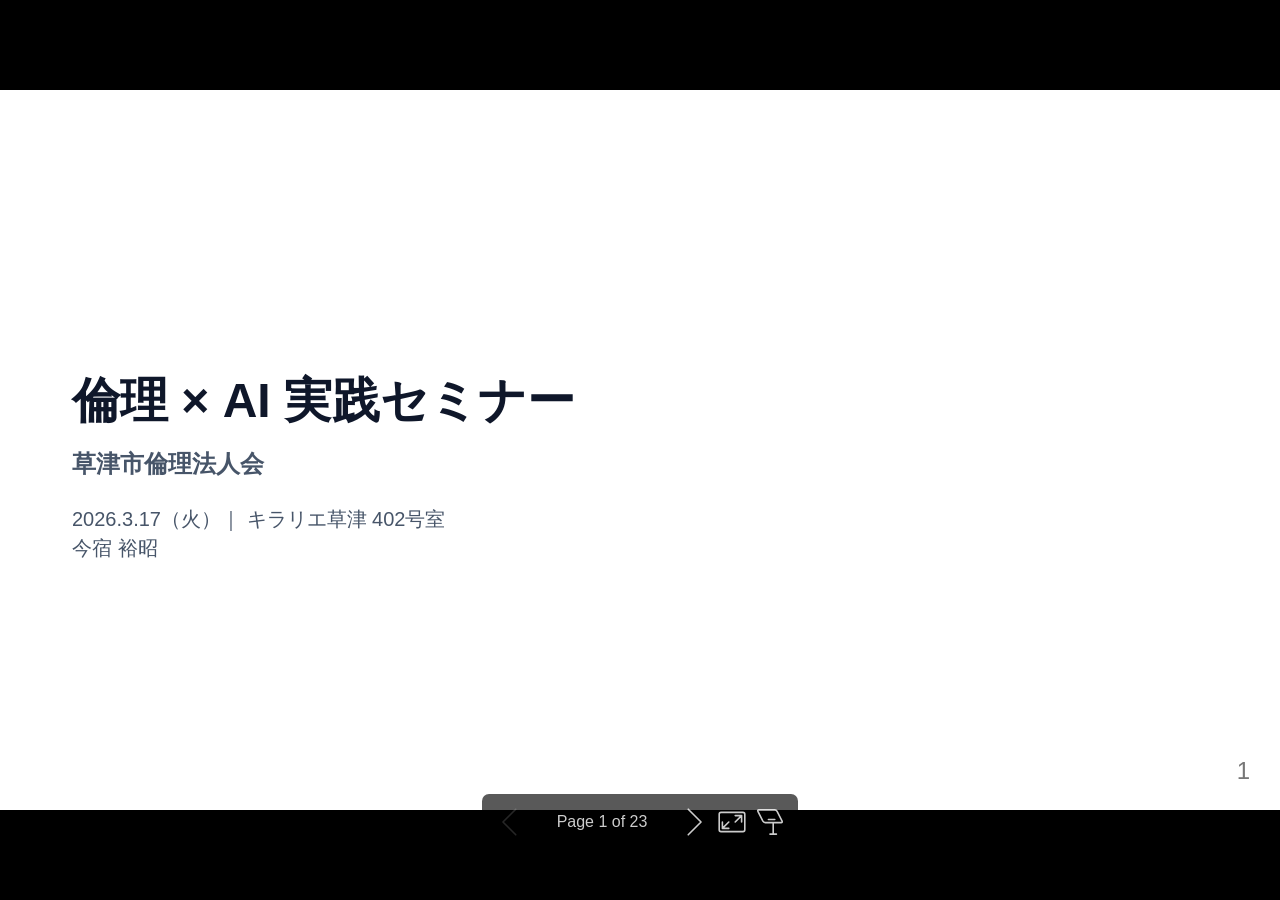
<file: lecture/slides.html>
<!DOCTYPE html><html lang="C"><head><title>倫理 × AI 実践セミナー</title><meta property="og:title" content="倫理 × AI 実践セミナー"><meta charset="UTF-8"><meta name="viewport" content="width=device-width,height=device-height,initial-scale=1.0"><meta name="apple-mobile-web-app-capable" content="yes"><meta http-equiv="X-UA-Compatible" content="ie=edge"><meta property="og:type" content="website"><meta name="twitter:card" content="summary"><style>@media screen{body[data-bespoke-view=""] .bespoke-marp-parent>.bespoke-marp-osc>button,body[data-bespoke-view=next] .bespoke-marp-parent>.bespoke-marp-osc>button,body[data-bespoke-view=presenter] .bespoke-marp-presenter-container .bespoke-marp-presenter-info-container button,body[data-bespoke-view=presenter] .bespoke-marp-presenter-container .bespoke-marp-presenter-note-container button{appearance:none;background-color:initial;border:0;color:inherit;cursor:pointer;font-size:inherit;opacity:.8;outline:none;padding:0;transition:opacity .2s linear;-webkit-tap-highlight-color:transparent}body[data-bespoke-view=""] .bespoke-marp-parent>.bespoke-marp-osc>button:disabled,body[data-bespoke-view=next] .bespoke-marp-parent>.bespoke-marp-osc>button:disabled,body[data-bespoke-view=presenter] .bespoke-marp-presenter-container .bespoke-marp-presenter-info-container button:disabled,body[data-bespoke-view=presenter] .bespoke-marp-presenter-container .bespoke-marp-presenter-note-container button:disabled{cursor:not-allowed;opacity:.15!important}body[data-bespoke-view=""] .bespoke-marp-parent>.bespoke-marp-osc>button:hover,body[data-bespoke-view=next] .bespoke-marp-parent>.bespoke-marp-osc>button:hover,body[data-bespoke-view=presenter] .bespoke-marp-presenter-container .bespoke-marp-presenter-info-container button:hover,body[data-bespoke-view=presenter] .bespoke-marp-presenter-container .bespoke-marp-presenter-note-container button:hover{opacity:1}body[data-bespoke-view=""] .bespoke-marp-parent>.bespoke-marp-osc>button:hover:active,body[data-bespoke-view=next] .bespoke-marp-parent>.bespoke-marp-osc>button:hover:active,body[data-bespoke-view=presenter] .bespoke-marp-presenter-container .bespoke-marp-presenter-info-container button:hover:active,body[data-bespoke-view=presenter] .bespoke-marp-presenter-container .bespoke-marp-presenter-note-container button:hover:active{opacity:.6}body[data-bespoke-view=""] .bespoke-marp-parent>.bespoke-marp-osc>button:hover:not(:disabled),body[data-bespoke-view=next] .bespoke-marp-parent>.bespoke-marp-osc>button:hover:not(:disabled),body[data-bespoke-view=presenter] .bespoke-marp-presenter-container .bespoke-marp-presenter-info-container button:hover:not(:disabled),body[data-bespoke-view=presenter] .bespoke-marp-presenter-container .bespoke-marp-presenter-note-container button:hover:not(:disabled){transition:none}body[data-bespoke-view=""] .bespoke-marp-parent>.bespoke-marp-osc>button[data-bespoke-marp-osc=prev],body[data-bespoke-view=next] .bespoke-marp-parent>.bespoke-marp-osc>button[data-bespoke-marp-osc=prev],body[data-bespoke-view=presenter] .bespoke-marp-presenter-container .bespoke-marp-presenter-info-container button.bespoke-marp-presenter-info-page-prev{background:#0000 url("[data-uri]") no-repeat 50%;background-size:contain;overflow:hidden;text-indent:100%;white-space:nowrap}body[data-bespoke-view=""] .bespoke-marp-parent>.bespoke-marp-osc>button[data-bespoke-marp-osc=next],body[data-bespoke-view=next] .bespoke-marp-parent>.bespoke-marp-osc>button[data-bespoke-marp-osc=next],body[data-bespoke-view=presenter] .bespoke-marp-presenter-container .bespoke-marp-presenter-info-container button.bespoke-marp-presenter-info-page-next{background:#0000 url("[data-uri]") no-repeat 50%;background-size:contain;overflow:hidden;text-indent:100%;white-space:nowrap}body[data-bespoke-view=""] .bespoke-marp-parent>.bespoke-marp-osc>button[data-bespoke-marp-osc=fullscreen],body[data-bespoke-view=next] .bespoke-marp-parent>.bespoke-marp-osc>button[data-bespoke-marp-osc=fullscreen]{background:#0000 url("[data-uri]") no-repeat 50%;background-size:contain;overflow:hidden;text-indent:100%;white-space:nowrap}body[data-bespoke-view=""] .bespoke-marp-parent>.bespoke-marp-osc>button.exit[data-bespoke-marp-osc=fullscreen],body[data-bespoke-view=next] .bespoke-marp-parent>.bespoke-marp-osc>button.exit[data-bespoke-marp-osc=fullscreen]{background-image:url("[data-uri]")}body[data-bespoke-view=""] .bespoke-marp-parent>.bespoke-marp-osc>button[data-bespoke-marp-osc=presenter],body[data-bespoke-view=next] .bespoke-marp-parent>.bespoke-marp-osc>button[data-bespoke-marp-osc=presenter]{background:#0000 url("[data-uri]") no-repeat 50%;background-size:contain;overflow:hidden;text-indent:100%;white-space:nowrap}body[data-bespoke-view=presenter] .bespoke-marp-presenter-container .bespoke-marp-presenter-note-container button.bespoke-marp-presenter-note-bigger{background:#0000 url("[data-uri]") no-repeat 50%;background-size:contain;overflow:hidden;text-indent:100%;white-space:nowrap}body[data-bespoke-view=presenter] .bespoke-marp-presenter-container .bespoke-marp-presenter-note-container button.bespoke-marp-presenter-note-smaller{background:#0000 url("[data-uri]") no-repeat 50%;background-size:contain;overflow:hidden;text-indent:100%;white-space:nowrap}}@keyframes __bespoke_marp_transition_reduced_outgoing__{0%{opacity:1}to{opacity:0}}@keyframes __bespoke_marp_transition_reduced_incoming__{0%{mix-blend-mode:plus-lighter;opacity:0}to{mix-blend-mode:plus-lighter;opacity:1}}.bespoke-marp-note,.bespoke-marp-osc,.bespoke-progress-parent{display:none;transition:none}@media screen{::view-transition-group(*){animation-duration:var(--marp-bespoke-transition-animation-duration,.5s);animation-timing-function:ease}::view-transition-new(*),::view-transition-old(*){animation-delay:0s;animation-direction:var(--marp-bespoke-transition-animation-direction,normal);animation-duration:var(--marp-bespoke-transition-animation-duration,.5s);animation-fill-mode:both;animation-name:var(--marp-bespoke-transition-animation-name,var(--marp-bespoke-transition-animation-name-fallback,__bespoke_marp_transition_no_animation__));mix-blend-mode:normal}::view-transition-old(*){--marp-bespoke-transition-animation-name-fallback:__bespoke_marp_transition_reduced_outgoing__;animation-timing-function:ease}::view-transition-new(*){--marp-bespoke-transition-animation-name-fallback:__bespoke_marp_transition_reduced_incoming__;animation-timing-function:ease}::view-transition-new(root),::view-transition-old(root){animation-timing-function:linear}::view-transition-new(__bespoke_marp_transition_osc__),::view-transition-old(__bespoke_marp_transition_osc__){animation-duration:0s!important;animation-name:__bespoke_marp_transition_osc__!important}::view-transition-new(__bespoke_marp_transition_osc__){opacity:0!important}.bespoke-marp-transition-warming-up::view-transition-group(*),.bespoke-marp-transition-warming-up::view-transition-new(*),.bespoke-marp-transition-warming-up::view-transition-old(*){animation-play-state:paused!important}body,html{height:100%;margin:0}body{background:#000;overflow:hidden}svg.bespoke-marp-slide{content-visibility:hidden;opacity:0;pointer-events:none;z-index:-1}svg.bespoke-marp-slide:not(.bespoke-marp-active) *{view-transition-name:none!important}svg.bespoke-marp-slide.bespoke-marp-active{content-visibility:visible;opacity:1;pointer-events:auto;z-index:0}svg.bespoke-marp-slide.bespoke-marp-active.bespoke-marp-active-ready *{animation-name:__bespoke_marp__!important}@supports not (content-visibility:hidden){svg.bespoke-marp-slide[data-bespoke-marp-load=hideable]{display:none}svg.bespoke-marp-slide[data-bespoke-marp-load=hideable].bespoke-marp-active{display:block}}}@media screen and (prefers-reduced-motion:reduce){svg.bespoke-marp-slide *{view-transition-name:none!important}}@media screen{[data-bespoke-marp-fragment=inactive]{visibility:hidden}body[data-bespoke-view=""] .bespoke-marp-parent,body[data-bespoke-view=next] .bespoke-marp-parent{inset:0;position:absolute}body[data-bespoke-view=""] .bespoke-marp-parent>.bespoke-marp-osc,body[data-bespoke-view=next] .bespoke-marp-parent>.bespoke-marp-osc{background:#000000a6;border-radius:7px;bottom:50px;color:#fff;contain:paint;display:block;font-family:Helvetica,Arial,sans-serif;font-size:16px;left:50%;line-height:0;opacity:1;padding:12px;position:absolute;touch-action:manipulation;transform:translateX(-50%);transition:opacity .2s linear;-webkit-user-select:none;user-select:none;white-space:nowrap;will-change:transform;z-index:1;view-transition-name:__bespoke_marp_transition_osc__}body[data-bespoke-view=""] .bespoke-marp-parent>.bespoke-marp-osc>*,body[data-bespoke-view=next] .bespoke-marp-parent>.bespoke-marp-osc>*{margin-left:6px}body[data-bespoke-view=""] .bespoke-marp-parent>.bespoke-marp-osc>:first-child,body[data-bespoke-view=next] .bespoke-marp-parent>.bespoke-marp-osc>:first-child{margin-left:0}body[data-bespoke-view=""] .bespoke-marp-parent>.bespoke-marp-osc>span,body[data-bespoke-view=next] .bespoke-marp-parent>.bespoke-marp-osc>span{opacity:.8}body[data-bespoke-view=""] .bespoke-marp-parent>.bespoke-marp-osc>span[data-bespoke-marp-osc=page],body[data-bespoke-view=next] .bespoke-marp-parent>.bespoke-marp-osc>span[data-bespoke-marp-osc=page]{display:inline-block;min-width:140px;text-align:center}body[data-bespoke-view=""] .bespoke-marp-parent>.bespoke-marp-osc>button[data-bespoke-marp-osc=fullscreen],body[data-bespoke-view=""] .bespoke-marp-parent>.bespoke-marp-osc>button[data-bespoke-marp-osc=next],body[data-bespoke-view=""] .bespoke-marp-parent>.bespoke-marp-osc>button[data-bespoke-marp-osc=presenter],body[data-bespoke-view=""] .bespoke-marp-parent>.bespoke-marp-osc>button[data-bespoke-marp-osc=prev],body[data-bespoke-view=next] .bespoke-marp-parent>.bespoke-marp-osc>button[data-bespoke-marp-osc=fullscreen],body[data-bespoke-view=next] .bespoke-marp-parent>.bespoke-marp-osc>button[data-bespoke-marp-osc=next],body[data-bespoke-view=next] .bespoke-marp-parent>.bespoke-marp-osc>button[data-bespoke-marp-osc=presenter],body[data-bespoke-view=next] .bespoke-marp-parent>.bespoke-marp-osc>button[data-bespoke-marp-osc=prev]{height:32px;line-height:32px;width:32px}body[data-bespoke-view=""] .bespoke-marp-parent.bespoke-marp-inactive,body[data-bespoke-view=next] .bespoke-marp-parent.bespoke-marp-inactive{cursor:none}body[data-bespoke-view=""] .bespoke-marp-parent.bespoke-marp-inactive>.bespoke-marp-osc,body[data-bespoke-view=next] .bespoke-marp-parent.bespoke-marp-inactive>.bespoke-marp-osc{opacity:0;pointer-events:none}body[data-bespoke-view=""] svg.bespoke-marp-slide,body[data-bespoke-view=next] svg.bespoke-marp-slide{height:100%;left:0;position:absolute;top:0;width:100%}body[data-bespoke-view=""] .bespoke-progress-parent{background:#222;display:flex;height:5px;width:100%}body[data-bespoke-view=""] .bespoke-progress-parent+.bespoke-marp-parent{top:5px}body[data-bespoke-view=""] .bespoke-progress-parent .bespoke-progress-bar{background:#0288d1;flex:0 0 0;transition:flex-basis .2s cubic-bezier(0,1,1,1)}body[data-bespoke-view=next]{background:#0000}body[data-bespoke-view=presenter]{background:#161616}body[data-bespoke-view=presenter] .bespoke-marp-presenter-container{display:grid;font-family:Helvetica,Arial,sans-serif;grid-template:"current dragbar next" minmax(140px,1fr) "current dragbar note" 2fr "info    dragbar note" 3em;grid-template-columns:minmax(3px,var(--bespoke-marp-presenter-split-ratio,66%)) 0 minmax(3px,1fr);height:100%;left:0;position:absolute;top:0;width:100%}body[data-bespoke-view=presenter] .bespoke-marp-presenter-container .bespoke-marp-parent{grid-area:current;overflow:hidden;position:relative}body[data-bespoke-view=presenter] .bespoke-marp-presenter-container .bespoke-marp-parent svg.bespoke-marp-slide{height:calc(100% - 40px);left:20px;pointer-events:none;position:absolute;top:20px;-webkit-user-select:none;user-select:none;width:calc(100% - 40px)}body[data-bespoke-view=presenter] .bespoke-marp-presenter-container .bespoke-marp-parent svg.bespoke-marp-slide.bespoke-marp-active{filter:drop-shadow(0 3px 10px rgba(0,0,0,.5))}body[data-bespoke-view=presenter] .bespoke-marp-presenter-container .bespoke-marp-presenter-dragbar-container{background:#0288d1;cursor:col-resize;grid-area:dragbar;margin-left:-3px;opacity:0;position:relative;transition:opacity .4s linear .1s;width:6px;z-index:10}body[data-bespoke-view=presenter] .bespoke-marp-presenter-container .bespoke-marp-presenter-dragbar-container:hover{opacity:1}body[data-bespoke-view=presenter] .bespoke-marp-presenter-container .bespoke-marp-presenter-dragbar-container.active{opacity:1;transition-delay:0s}body[data-bespoke-view=presenter] .bespoke-marp-presenter-container .bespoke-marp-presenter-next-container{background:#222;cursor:pointer;display:none;grid-area:next;overflow:hidden;position:relative}body[data-bespoke-view=presenter] .bespoke-marp-presenter-container .bespoke-marp-presenter-next-container.active{display:block}body[data-bespoke-view=presenter] .bespoke-marp-presenter-container .bespoke-marp-presenter-next-container iframe.bespoke-marp-presenter-next{background:#0000;border:0;display:block;filter:drop-shadow(0 3px 10px rgba(0,0,0,.5));height:calc(100% - 40px);left:20px;pointer-events:none;position:absolute;top:20px;-webkit-user-select:none;user-select:none;width:calc(100% - 40px)}body[data-bespoke-view=presenter] .bespoke-marp-presenter-container .bespoke-marp-presenter-note-container{background:#222;color:#eee;grid-area:note;position:relative;z-index:1}body[data-bespoke-view=presenter] .bespoke-marp-presenter-container .bespoke-marp-presenter-note-container button{height:1.5em;line-height:1.5em;width:1.5em}body[data-bespoke-view=presenter] .bespoke-marp-presenter-container .bespoke-marp-presenter-note-container .bespoke-marp-presenter-note-wrapper{display:block;inset:0;position:absolute}body[data-bespoke-view=presenter] .bespoke-marp-presenter-container .bespoke-marp-presenter-note-container .bespoke-marp-presenter-note-buttons{background:#000000a6;border-radius:4px;bottom:0;display:flex;gap:4px;margin:12px;opacity:0;padding:6px;pointer-events:none;position:absolute;right:0;transition:opacity .2s linear}body[data-bespoke-view=presenter] .bespoke-marp-presenter-container .bespoke-marp-presenter-note-container .bespoke-marp-presenter-note-buttons:focus-within,body[data-bespoke-view=presenter] .bespoke-marp-presenter-container .bespoke-marp-presenter-note-container .bespoke-marp-presenter-note-wrapper:focus-within+.bespoke-marp-presenter-note-buttons,body[data-bespoke-view=presenter] .bespoke-marp-presenter-container .bespoke-marp-presenter-note-container:hover .bespoke-marp-presenter-note-buttons{opacity:1;pointer-events:auto}body[data-bespoke-view=presenter] .bespoke-marp-presenter-container .bespoke-marp-presenter-note-container .bespoke-marp-note{box-sizing:border-box;font-size:calc(1.1em*var(--bespoke-marp-note-font-scale, 1));height:calc(100% - 40px);margin:20px;overflow:auto;padding-right:3px;white-space:pre-wrap;width:calc(100% - 40px);word-wrap:break-word;scrollbar-color:#eeeeee80 #0000;scrollbar-width:thin}body[data-bespoke-view=presenter] .bespoke-marp-presenter-container .bespoke-marp-presenter-note-container .bespoke-marp-note::-webkit-scrollbar{width:6px}body[data-bespoke-view=presenter] .bespoke-marp-presenter-container .bespoke-marp-presenter-note-container .bespoke-marp-note::-webkit-scrollbar-track{background:#0000}body[data-bespoke-view=presenter] .bespoke-marp-presenter-container .bespoke-marp-presenter-note-container .bespoke-marp-note::-webkit-scrollbar-thumb{background:#eeeeee80;border-radius:6px}body[data-bespoke-view=presenter] .bespoke-marp-presenter-container .bespoke-marp-presenter-note-container .bespoke-marp-note:empty{pointer-events:none}body[data-bespoke-view=presenter] .bespoke-marp-presenter-container .bespoke-marp-presenter-note-container .bespoke-marp-note.active{display:block}body[data-bespoke-view=presenter] .bespoke-marp-presenter-container .bespoke-marp-presenter-note-container .bespoke-marp-note p:first-child{margin-top:0}body[data-bespoke-view=presenter] .bespoke-marp-presenter-container .bespoke-marp-presenter-note-container .bespoke-marp-note p:last-child{margin-bottom:0}body[data-bespoke-view=presenter] .bespoke-marp-presenter-container .bespoke-marp-presenter-info-container{align-items:center;box-sizing:border-box;color:#eee;display:flex;flex-wrap:nowrap;grid-area:info;justify-content:center;overflow:hidden;padding:0 10px}body[data-bespoke-view=presenter] .bespoke-marp-presenter-container .bespoke-marp-presenter-info-container .bespoke-marp-presenter-info-page,body[data-bespoke-view=presenter] .bespoke-marp-presenter-container .bespoke-marp-presenter-info-container .bespoke-marp-presenter-info-time,body[data-bespoke-view=presenter] .bespoke-marp-presenter-container .bespoke-marp-presenter-info-container .bespoke-marp-presenter-info-timer{box-sizing:border-box;display:block;padding:0 10px;white-space:nowrap;width:100%}body[data-bespoke-view=presenter] .bespoke-marp-presenter-container .bespoke-marp-presenter-info-container button{height:1.5em;line-height:1.5em;width:1.5em}body[data-bespoke-view=presenter] .bespoke-marp-presenter-container .bespoke-marp-presenter-info-container .bespoke-marp-presenter-info-page{order:2;text-align:center}body[data-bespoke-view=presenter] .bespoke-marp-presenter-container .bespoke-marp-presenter-info-container .bespoke-marp-presenter-info-page .bespoke-marp-presenter-info-page-text{display:inline-block;min-width:120px;text-align:center}body[data-bespoke-view=presenter] .bespoke-marp-presenter-container .bespoke-marp-presenter-info-container .bespoke-marp-presenter-info-time{color:#999;order:1;text-align:left}body[data-bespoke-view=presenter] .bespoke-marp-presenter-container .bespoke-marp-presenter-info-container .bespoke-marp-presenter-info-timer{color:#999;order:3;text-align:right}body[data-bespoke-view=presenter] .bespoke-marp-presenter-container .bespoke-marp-presenter-info-container .bespoke-marp-presenter-info-timer:hover{cursor:pointer}}@media print{.bespoke-marp-presenter-info-container,.bespoke-marp-presenter-next-container,.bespoke-marp-presenter-note-container{display:none}}</style><style>div#\:\$p > svg > foreignObject > section{width:1280px;height:720px;box-sizing:border-box;overflow:hidden;position:relative;scroll-snap-align:center center;-webkit-text-size-adjust:100%;text-size-adjust:100%}div#\:\$p > svg > foreignObject > section::after{bottom:0;content:attr(data-marpit-pagination);padding:inherit;pointer-events:none;position:absolute;right:0}div#\:\$p > svg > foreignObject > section:not([data-marpit-pagination])::after{display:none}div#\:\$p > svg > foreignObject > section :is(h1, marp-h1){font-size:2em;margin-block:0.67em}div#\:\$p > svg > foreignObject > section video::-webkit-media-controls{will-change:transform}@page {size:1280px 720px;margin:0}@media print{html, body{background-color:#fff;margin:0;page-break-inside:avoid;break-inside:avoid-page}div#\:\$p > svg > foreignObject > section{page-break-before:always;break-before:page}div#\:\$p > svg > foreignObject > section, div#\:\$p > svg > foreignObject > section *{-webkit-print-color-adjust:exact!important;animation-delay:0s!important;animation-duration:0s!important;color-adjust:exact!important;print-color-adjust:exact!important;transition:none!important}div#\:\$p > svg[data-marpit-svg]{display:block;height:100vh;width:100vw}}div#\:\$p > svg > foreignObject > :where(section){container-type:size}div#\:\$p > svg > foreignObject > section img[data-marp-twemoji]{background:transparent;height:1em;margin:0 .05em 0 .1em;vertical-align:-.1em;width:1em}/*!
 * Marp default theme.
 *
 * @theme default
 * @author Yuki Hattori
 *
 * @auto-scaling true
 * @size 16:9 1280px 720px
 * @size 4:3 960px 720px
 */div#\:\$p > svg > foreignObject > section{--base-size-4:calc(var(--marpit-root-font-size, 1rem) * 0.25);--base-size-8:calc(var(--marpit-root-font-size, 1rem) * 0.5);--base-size-16:calc(var(--marpit-root-font-size, 1rem) * 1);--base-size-24:calc(var(--marpit-root-font-size, 1rem) * 1.5);--base-size-40:calc(var(--marpit-root-font-size, 1rem) * 2.5);--base-text-weight-normal:400;--base-text-weight-medium:500;--base-text-weight-semibold:600;--fontStack-monospace:ui-monospace, SFMono-Regular, SF Mono, Menlo, Consolas, Liberation Mono, monospace;--fgColor-accent:Highlight;}div#\:\$p > svg > foreignObject > section [data-theme=light],div#\:\$p > svg > foreignObject > section{color-scheme:light;--focus-outlineColor:#0969da;--fgColor-default:#1f2328;--fgColor-muted:#59636e;--fgColor-accent:#0969da;--fgColor-success:#1a7f37;--fgColor-attention:#9a6700;--fgColor-danger:#d1242f;--fgColor-done:#8250df;--bgColor-default:#fff;--bgColor-muted:#f6f8fa;--bgColor-neutral-muted:#818b981f;--bgColor-attention-muted:#fff8c5;--borderColor-default:#d1d9e0;--borderColor-muted:#d1d9e0b3;--borderColor-neutral-muted:#d1d9e0b3;--borderColor-accent-emphasis:#0969da;--borderColor-success-emphasis:#1a7f37;--borderColor-attention-emphasis:#9a6700;--borderColor-danger-emphasis:#cf222e;--borderColor-done-emphasis:#8250df;--color-prettylights-syntax-comment:#59636e;--color-prettylights-syntax-constant:#0550ae;--color-prettylights-syntax-constant-other-reference-link:#0a3069;--color-prettylights-syntax-entity:#6639ba;--color-prettylights-syntax-storage-modifier-import:#1f2328;--color-prettylights-syntax-entity-tag:#0550ae;--color-prettylights-syntax-keyword:#cf222e;--color-prettylights-syntax-string:#0a3069;--color-prettylights-syntax-variable:#953800;--color-prettylights-syntax-brackethighlighter-unmatched:#82071e;--color-prettylights-syntax-brackethighlighter-angle:#59636e;--color-prettylights-syntax-invalid-illegal-text:#f6f8fa;--color-prettylights-syntax-invalid-illegal-bg:#82071e;--color-prettylights-syntax-carriage-return-text:#f6f8fa;--color-prettylights-syntax-carriage-return-bg:#cf222e;--color-prettylights-syntax-string-regexp:#116329;--color-prettylights-syntax-markup-list:#3b2300;--color-prettylights-syntax-markup-heading:#0550ae;--color-prettylights-syntax-markup-italic:#1f2328;--color-prettylights-syntax-markup-bold:#1f2328;--color-prettylights-syntax-markup-deleted-text:#82071e;--color-prettylights-syntax-markup-deleted-bg:#ffebe9;--color-prettylights-syntax-markup-inserted-text:#116329;--color-prettylights-syntax-markup-inserted-bg:#dafbe1;--color-prettylights-syntax-markup-changed-text:#953800;--color-prettylights-syntax-markup-changed-bg:#ffd8b5;--color-prettylights-syntax-markup-ignored-text:#d1d9e0;--color-prettylights-syntax-markup-ignored-bg:#0550ae;--color-prettylights-syntax-meta-diff-range:#8250df;--color-prettylights-syntax-sublimelinter-gutter-mark:#818b98;}div#\:\$p > svg > foreignObject > section [data-theme=dark],div#\:\$p > svg > foreignObject > section:where(.invert){color-scheme:dark;--focus-outlineColor:#1f6feb;--fgColor-default:#f0f6fc;--fgColor-muted:#9198a1;--fgColor-accent:#4493f8;--fgColor-success:#3fb950;--fgColor-attention:#d29922;--fgColor-danger:#f85149;--fgColor-done:#ab7df8;--bgColor-default:#0d1117;--bgColor-muted:#151b23;--bgColor-neutral-muted:#656c7633;--bgColor-attention-muted:#bb800926;--borderColor-default:#3d444d;--borderColor-muted:#3d444db3;--borderColor-neutral-muted:#3d444db3;--borderColor-accent-emphasis:#1f6feb;--borderColor-success-emphasis:#238636;--borderColor-attention-emphasis:#9e6a03;--borderColor-danger-emphasis:#da3633;--borderColor-done-emphasis:#8957e5;--color-prettylights-syntax-comment:#9198a1;--color-prettylights-syntax-constant:#79c0ff;--color-prettylights-syntax-constant-other-reference-link:#a5d6ff;--color-prettylights-syntax-entity:#d2a8ff;--color-prettylights-syntax-storage-modifier-import:#f0f6fc;--color-prettylights-syntax-entity-tag:#7ee787;--color-prettylights-syntax-keyword:#ff7b72;--color-prettylights-syntax-string:#a5d6ff;--color-prettylights-syntax-variable:#ffa657;--color-prettylights-syntax-brackethighlighter-unmatched:#f85149;--color-prettylights-syntax-brackethighlighter-angle:#9198a1;--color-prettylights-syntax-invalid-illegal-text:#f0f6fc;--color-prettylights-syntax-invalid-illegal-bg:#8e1519;--color-prettylights-syntax-carriage-return-text:#f0f6fc;--color-prettylights-syntax-carriage-return-bg:#b62324;--color-prettylights-syntax-string-regexp:#7ee787;--color-prettylights-syntax-markup-list:#f2cc60;--color-prettylights-syntax-markup-heading:#1f6feb;--color-prettylights-syntax-markup-italic:#f0f6fc;--color-prettylights-syntax-markup-bold:#f0f6fc;--color-prettylights-syntax-markup-deleted-text:#ffdcd7;--color-prettylights-syntax-markup-deleted-bg:#67060c;--color-prettylights-syntax-markup-inserted-text:#aff5b4;--color-prettylights-syntax-markup-inserted-bg:#033a16;--color-prettylights-syntax-markup-changed-text:#ffdfb6;--color-prettylights-syntax-markup-changed-bg:#5a1e02;--color-prettylights-syntax-markup-ignored-text:#f0f6fc;--color-prettylights-syntax-markup-ignored-bg:#1158c7;--color-prettylights-syntax-meta-diff-range:#d2a8ff;--color-prettylights-syntax-sublimelinter-gutter-mark:#3d444d;}div#\:\$p > svg > foreignObject > section{-ms-text-size-adjust:100%;-webkit-text-size-adjust:100%;background-color:var(--bgColor-default);color:var(--fgColor-default);font-family:-apple-system,BlinkMacSystemFont,Segoe UI,Noto Sans,Helvetica,Arial,sans-serif,Apple Color Emoji,Segoe UI Emoji;font-size:16px;line-height:1.5;margin:0;word-wrap:break-word}div#\:\$p > svg > foreignObject > section{--marpit-root-font-size:16px;}div#\:\$p > svg > foreignObject > section :is(h1, marp-h1):hover .anchor .octicon-link:before,div#\:\$p > svg > foreignObject > section :is(h2, marp-h2):hover .anchor .octicon-link:before,div#\:\$p > svg > foreignObject > section :is(h3, marp-h3):hover .anchor .octicon-link:before,div#\:\$p > svg > foreignObject > section :is(h4, marp-h4):hover .anchor .octicon-link:before,div#\:\$p > svg > foreignObject > section :is(h5, marp-h5):hover .anchor .octicon-link:before,div#\:\$p > svg > foreignObject > section :is(h6, marp-h6):hover .anchor .octicon-link:before{background-color:currentColor;content:" ";display:inline-block;height:16px;-webkit-mask-image:url('data:image/svg+xml;charset=utf-8,<svg xmlns="http://www.w3.org/2000/svg" aria-hidden="true" viewBox="0 0 16 16"><path fill-rule="evenodd" d="M7.775 3.275a.75.75 0 0 0 1.06 1.06l1.25-1.25a2 2 0 1 1 2.83 2.83l-2.5 2.5a2 2 0 0 1-2.83 0 .75.75 0 0 0-1.06 1.06 3.5 3.5 0 0 0 4.95 0l2.5-2.5a3.5 3.5 0 0 0-4.95-4.95zm-4.69 9.64a2 2 0 0 1 0-2.83l2.5-2.5a2 2 0 0 1 2.83 0 .75.75 0 0 0 1.06-1.06 3.5 3.5 0 0 0-4.95 0l-2.5 2.5a3.5 3.5 0 0 0 4.95 4.95l1.25-1.25a.75.75 0 0 0-1.06-1.06l-1.25 1.25a2 2 0 0 1-2.83 0"/></svg>');mask-image:url('data:image/svg+xml;charset=utf-8,<svg xmlns="http://www.w3.org/2000/svg" aria-hidden="true" viewBox="0 0 16 16"><path fill-rule="evenodd" d="M7.775 3.275a.75.75 0 0 0 1.06 1.06l1.25-1.25a2 2 0 1 1 2.83 2.83l-2.5 2.5a2 2 0 0 1-2.83 0 .75.75 0 0 0-1.06 1.06 3.5 3.5 0 0 0 4.95 0l2.5-2.5a3.5 3.5 0 0 0-4.95-4.95zm-4.69 9.64a2 2 0 0 1 0-2.83l2.5-2.5a2 2 0 0 1 2.83 0 .75.75 0 0 0 1.06-1.06 3.5 3.5 0 0 0-4.95 0l-2.5 2.5a3.5 3.5 0 0 0 4.95 4.95l1.25-1.25a.75.75 0 0 0-1.06-1.06l-1.25 1.25a2 2 0 0 1-2.83 0"/></svg>');width:16px}div#\:\$p > svg > foreignObject > section details,div#\:\$p > svg > foreignObject > section figcaption,div#\:\$p > svg > foreignObject > section figure{display:block}div#\:\$p > svg > foreignObject > section summary{display:list-item}div#\:\$p > svg > foreignObject > section [hidden]{display:none!important}div#\:\$p > svg > foreignObject > section a{background-color:transparent;color:var(--fgColor-accent);text-decoration:none}div#\:\$p > svg > foreignObject > section abbr[title]{border-bottom:none;-webkit-text-decoration:underline dotted;text-decoration:underline dotted}div#\:\$p > svg > foreignObject > section b,div#\:\$p > svg > foreignObject > section strong{font-weight:var(--base-text-weight-semibold, 600)}div#\:\$p > svg > foreignObject > section dfn{font-style:italic}div#\:\$p > svg > foreignObject > section :is(h1, marp-h1){border-bottom:1px solid var(--borderColor-muted);font-size:2em;font-weight:var(--base-text-weight-semibold, 600);margin:.67em 0;padding-bottom:.3em}div#\:\$p > svg > foreignObject > section mark{background-color:var(--bgColor-attention-muted);color:var(--fgColor-default)}div#\:\$p > svg > foreignObject > section small{font-size:90%}div#\:\$p > svg > foreignObject > section sub,div#\:\$p > svg > foreignObject > section sup{font-size:75%;line-height:0;position:relative;vertical-align:baseline}div#\:\$p > svg > foreignObject > section sub{bottom:-.25em}div#\:\$p > svg > foreignObject > section sup{top:-.5em}div#\:\$p > svg > foreignObject > section img{border-style:none;box-sizing:content-box;max-width:100%}div#\:\$p > svg > foreignObject > section code,div#\:\$p > svg > foreignObject > section kbd,div#\:\$p > svg > foreignObject > section :is(pre, marp-pre),div#\:\$p > svg > foreignObject > section samp{font-family:monospace;font-size:1em}div#\:\$p > svg > foreignObject > section figure{margin:1em var(--base-size-40)}div#\:\$p > svg > foreignObject > section hr{background:transparent;background-color:var(--borderColor-default);border:0;box-sizing:content-box;height:.25em;margin:var(--base-size-24) 0;overflow:hidden;padding:0}div#\:\$p > svg > foreignObject > section input{font:inherit;font-family:inherit;font-size:inherit;line-height:inherit;margin:0;overflow:visible}div#\:\$p > svg > foreignObject > section [type=button],div#\:\$p > svg > foreignObject > section [type=reset],div#\:\$p > svg > foreignObject > section [type=submit]{-webkit-appearance:button;-moz-appearance:button;appearance:button}div#\:\$p > svg > foreignObject > section [type=checkbox],div#\:\$p > svg > foreignObject > section [type=radio]{box-sizing:border-box;padding:0}div#\:\$p > svg > foreignObject > section [type=number]::-webkit-inner-spin-button,div#\:\$p > svg > foreignObject > section [type=number]::-webkit-outer-spin-button{height:auto}div#\:\$p > svg > foreignObject > section [type=search]::-webkit-search-cancel-button,div#\:\$p > svg > foreignObject > section [type=search]::-webkit-search-decoration{-webkit-appearance:none;appearance:none}div#\:\$p > svg > foreignObject > section ::-webkit-input-placeholder{color:inherit;opacity:.54}div#\:\$p > svg > foreignObject > section ::-webkit-file-upload-button{-webkit-appearance:button;appearance:button;font:inherit}div#\:\$p > svg > foreignObject > section a:hover{text-decoration:underline}div#\:\$p > svg > foreignObject > section ::-moz-placeholder{color:var(--fgColor-muted);opacity:1}div#\:\$p > svg > foreignObject > section ::placeholder{color:var(--fgColor-muted);opacity:1}div#\:\$p > svg > foreignObject > section hr:after,div#\:\$p > svg > foreignObject > section hr:before{content:"";display:table}div#\:\$p > svg > foreignObject > section hr:after{clear:both}div#\:\$p > svg > foreignObject > section table{border-collapse:collapse;border-spacing:0;display:block;font-variant:tabular-nums;max-width:100%;overflow:auto;width:-moz-max-content;width:max-content}div#\:\$p > svg > foreignObject > section td,div#\:\$p > svg > foreignObject > section th{padding:0}div#\:\$p > svg > foreignObject > section details summary{cursor:pointer}div#\:\$p > svg > foreignObject > section [role=button]:focus,div#\:\$p > svg > foreignObject > section a:focus,div#\:\$p > svg > foreignObject > section input[type=checkbox]:focus,div#\:\$p > svg > foreignObject > section input[type=radio]:focus{box-shadow:none;outline:2px solid var(--focus-outlineColor);outline-offset:-2px}div#\:\$p > svg > foreignObject > section [role=button]:focus:not(:focus-visible),div#\:\$p > svg > foreignObject > section a:focus:not(:focus-visible),div#\:\$p > svg > foreignObject > section input[type=checkbox]:focus:not(:focus-visible),div#\:\$p > svg > foreignObject > section input[type=radio]:focus:not(:focus-visible){outline:1px solid transparent}div#\:\$p > svg > foreignObject > section [role=button]:focus-visible,div#\:\$p > svg > foreignObject > section a:focus-visible,div#\:\$p > svg > foreignObject > section input[type=checkbox]:focus-visible,div#\:\$p > svg > foreignObject > section input[type=radio]:focus-visible{box-shadow:none;outline:2px solid var(--focus-outlineColor);outline-offset:-2px}div#\:\$p > svg > foreignObject > section a:not([class]):focus,div#\:\$p > svg > foreignObject > section a:not([class]):focus-visible,div#\:\$p > svg > foreignObject > section input[type=checkbox]:focus,div#\:\$p > svg > foreignObject > section input[type=checkbox]:focus-visible,div#\:\$p > svg > foreignObject > section input[type=radio]:focus,div#\:\$p > svg > foreignObject > section input[type=radio]:focus-visible{outline-offset:0}div#\:\$p > svg > foreignObject > section kbd{background-color:var(--bgColor-muted);border-bottom-color:var(--borderColor-neutral-muted);border:1px solid var(--borderColor-neutral-muted);border-radius:6px;box-shadow:inset 0 -1px 0 var(--borderColor-neutral-muted);color:var(--fgColor-default);display:inline-block;font:11px var(--fontStack-monospace, ui-monospace, SFMono-Regular, SF Mono, Menlo, Consolas, Liberation Mono, monospace);line-height:10px;padding:var(--base-size-4);vertical-align:middle}div#\:\$p > svg > foreignObject > section :is(h1, marp-h1),div#\:\$p > svg > foreignObject > section :is(h2, marp-h2),div#\:\$p > svg > foreignObject > section :is(h3, marp-h3),div#\:\$p > svg > foreignObject > section :is(h4, marp-h4),div#\:\$p > svg > foreignObject > section :is(h5, marp-h5),div#\:\$p > svg > foreignObject > section :is(h6, marp-h6){font-weight:var(--base-text-weight-semibold, 600);line-height:1.25;margin-bottom:var(--base-size-16);margin-top:var(--base-size-24)}div#\:\$p > svg > foreignObject > section :is(h2, marp-h2){border-bottom:1px solid var(--borderColor-muted);font-size:1.5em;padding-bottom:.3em}div#\:\$p > svg > foreignObject > section :is(h2, marp-h2),div#\:\$p > svg > foreignObject > section :is(h3, marp-h3){font-weight:var(--base-text-weight-semibold, 600)}div#\:\$p > svg > foreignObject > section :is(h3, marp-h3){font-size:1.25em}div#\:\$p > svg > foreignObject > section :is(h4, marp-h4){font-size:1em}div#\:\$p > svg > foreignObject > section :is(h4, marp-h4),div#\:\$p > svg > foreignObject > section :is(h5, marp-h5){font-weight:var(--base-text-weight-semibold, 600)}div#\:\$p > svg > foreignObject > section :is(h5, marp-h5){font-size:.875em}div#\:\$p > svg > foreignObject > section :is(h6, marp-h6){color:var(--fgColor-muted);font-size:.85em;font-weight:var(--base-text-weight-semibold, 600)}div#\:\$p > svg > foreignObject > section p{margin-bottom:10px;margin-top:0}div#\:\$p > svg > foreignObject > section blockquote{border-left:.25em solid var(--borderColor-default);color:var(--fgColor-muted);margin:0;padding:0 1em}div#\:\$p > svg > foreignObject > section ol,div#\:\$p > svg > foreignObject > section ul{margin-bottom:0;margin-top:0;padding-left:2em}div#\:\$p > svg > foreignObject > section ol ol,div#\:\$p > svg > foreignObject > section ul ol{list-style-type:lower-roman}div#\:\$p > svg > foreignObject > section ol ol ol,div#\:\$p > svg > foreignObject > section ol ul ol,div#\:\$p > svg > foreignObject > section ul ol ol,div#\:\$p > svg > foreignObject > section ul ul ol{list-style-type:lower-alpha}div#\:\$p > svg > foreignObject > section dd{margin-left:0}div#\:\$p > svg > foreignObject > section code,div#\:\$p > svg > foreignObject > section :is(pre, marp-pre),div#\:\$p > svg > foreignObject > section samp,div#\:\$p > svg > foreignObject > section tt{font-family:var(--fontStack-monospace, ui-monospace, SFMono-Regular, SF Mono, Menlo, Consolas, Liberation Mono, monospace);font-size:12px}div#\:\$p > svg > foreignObject > section :is(pre, marp-pre){margin-bottom:0;margin-top:0;word-wrap:normal}div#\:\$p > svg > foreignObject > section .octicon{display:inline-block;overflow:visible!important;vertical-align:text-bottom;fill:currentColor}div#\:\$p > svg > foreignObject > section input::-webkit-inner-spin-button,div#\:\$p > svg > foreignObject > section input::-webkit-outer-spin-button{-webkit-appearance:none;appearance:none;margin:0}div#\:\$p > svg > foreignObject > section .mr-2{margin-right:var(--base-size-8, 8px)!important}div#\:\$p > svg > foreignObject > section:after,div#\:\$p > svg > foreignObject > section:before{display:table}div#\:\$p > svg > foreignObject > section:after{clear:both}div#\:\$p > svg > foreignObject > section>:first-child{margin-top:0!important}div#\:\$p > svg > foreignObject > section>:last-child{margin-bottom:0!important}div#\:\$p > svg > foreignObject > section a:not([href]){color:inherit;text-decoration:none}div#\:\$p > svg > foreignObject > section .absent{color:var(--fgColor-danger)}div#\:\$p > svg > foreignObject > section .anchor{float:left;line-height:1;margin-left:-20px;padding-right:var(--base-size-4)}div#\:\$p > svg > foreignObject > section .anchor:focus{outline:none}div#\:\$p > svg > foreignObject > section blockquote,div#\:\$p > svg > foreignObject > section details,div#\:\$p > svg > foreignObject > section dl,div#\:\$p > svg > foreignObject > section ol,div#\:\$p > svg > foreignObject > section p,div#\:\$p > svg > foreignObject > section :is(pre, marp-pre),div#\:\$p > svg > foreignObject > section table,div#\:\$p > svg > foreignObject > section ul{margin-bottom:var(--base-size-16);margin-top:0}div#\:\$p > svg > foreignObject > section blockquote>:first-child{margin-top:0}div#\:\$p > svg > foreignObject > section blockquote>:last-child{margin-bottom:0}div#\:\$p > svg > foreignObject > section :is(h1, marp-h1) .octicon-link,div#\:\$p > svg > foreignObject > section :is(h2, marp-h2) .octicon-link,div#\:\$p > svg > foreignObject > section :is(h3, marp-h3) .octicon-link,div#\:\$p > svg > foreignObject > section :is(h4, marp-h4) .octicon-link,div#\:\$p > svg > foreignObject > section :is(h5, marp-h5) .octicon-link,div#\:\$p > svg > foreignObject > section :is(h6, marp-h6) .octicon-link{color:var(--fgColor-default);vertical-align:middle;visibility:hidden}div#\:\$p > svg > foreignObject > section :is(h1, marp-h1):hover .anchor,div#\:\$p > svg > foreignObject > section :is(h2, marp-h2):hover .anchor,div#\:\$p > svg > foreignObject > section :is(h3, marp-h3):hover .anchor,div#\:\$p > svg > foreignObject > section :is(h4, marp-h4):hover .anchor,div#\:\$p > svg > foreignObject > section :is(h5, marp-h5):hover .anchor,div#\:\$p > svg > foreignObject > section :is(h6, marp-h6):hover .anchor{text-decoration:none}div#\:\$p > svg > foreignObject > section :is(h1, marp-h1):hover .anchor .octicon-link,div#\:\$p > svg > foreignObject > section :is(h2, marp-h2):hover .anchor .octicon-link,div#\:\$p > svg > foreignObject > section :is(h3, marp-h3):hover .anchor .octicon-link,div#\:\$p > svg > foreignObject > section :is(h4, marp-h4):hover .anchor .octicon-link,div#\:\$p > svg > foreignObject > section :is(h5, marp-h5):hover .anchor .octicon-link,div#\:\$p > svg > foreignObject > section :is(h6, marp-h6):hover .anchor .octicon-link{visibility:visible}div#\:\$p > svg > foreignObject > section :is(h1, marp-h1) code,div#\:\$p > svg > foreignObject > section :is(h1, marp-h1) tt,div#\:\$p > svg > foreignObject > section :is(h2, marp-h2) code,div#\:\$p > svg > foreignObject > section :is(h2, marp-h2) tt,div#\:\$p > svg > foreignObject > section :is(h3, marp-h3) code,div#\:\$p > svg > foreignObject > section :is(h3, marp-h3) tt,div#\:\$p > svg > foreignObject > section :is(h4, marp-h4) code,div#\:\$p > svg > foreignObject > section :is(h4, marp-h4) tt,div#\:\$p > svg > foreignObject > section :is(h5, marp-h5) code,div#\:\$p > svg > foreignObject > section :is(h5, marp-h5) tt,div#\:\$p > svg > foreignObject > section :is(h6, marp-h6) code,div#\:\$p > svg > foreignObject > section :is(h6, marp-h6) tt{font-size:inherit;padding:0 .2em}div#\:\$p > svg > foreignObject > section summary :is(h1, marp-h1),div#\:\$p > svg > foreignObject > section summary :is(h2, marp-h2),div#\:\$p > svg > foreignObject > section summary :is(h3, marp-h3),div#\:\$p > svg > foreignObject > section summary :is(h4, marp-h4),div#\:\$p > svg > foreignObject > section summary :is(h5, marp-h5),div#\:\$p > svg > foreignObject > section summary :is(h6, marp-h6){display:inline-block}div#\:\$p > svg > foreignObject > section summary :is(h1, marp-h1) .anchor,div#\:\$p > svg > foreignObject > section summary :is(h2, marp-h2) .anchor,div#\:\$p > svg > foreignObject > section summary :is(h3, marp-h3) .anchor,div#\:\$p > svg > foreignObject > section summary :is(h4, marp-h4) .anchor,div#\:\$p > svg > foreignObject > section summary :is(h5, marp-h5) .anchor,div#\:\$p > svg > foreignObject > section summary :is(h6, marp-h6) .anchor{margin-left:-40px}div#\:\$p > svg > foreignObject > section summary :is(h1, marp-h1),div#\:\$p > svg > foreignObject > section summary :is(h2, marp-h2){border-bottom:0;padding-bottom:0}div#\:\$p > svg > foreignObject > section ol.no-list,div#\:\$p > svg > foreignObject > section ul.no-list{list-style-type:none;padding:0}div#\:\$p > svg > foreignObject > section ol[type="a s"]{list-style-type:lower-alpha}div#\:\$p > svg > foreignObject > section ol[type="A s"]{list-style-type:upper-alpha}div#\:\$p > svg > foreignObject > section ol[type="i s"]{list-style-type:lower-roman}div#\:\$p > svg > foreignObject > section ol[type="I s"]{list-style-type:upper-roman}div#\:\$p > svg > foreignObject > section div>ol:not([type]),div#\:\$p > svg > foreignObject > section ol[type="1"]{list-style-type:decimal}div#\:\$p > svg > foreignObject > section ol ol,div#\:\$p > svg > foreignObject > section ol ul,div#\:\$p > svg > foreignObject > section ul ol,div#\:\$p > svg > foreignObject > section ul ul{margin-bottom:0;margin-top:0}div#\:\$p > svg > foreignObject > section li>p{margin-top:var(--base-size-16)}div#\:\$p > svg > foreignObject > section li+li{margin-top:.25em}div#\:\$p > svg > foreignObject > section dl{padding:0}div#\:\$p > svg > foreignObject > section dl dt{font-size:1em;font-style:italic;font-weight:var(--base-text-weight-semibold, 600);margin-top:var(--base-size-16);padding:0}div#\:\$p > svg > foreignObject > section dl dd{margin-bottom:var(--base-size-16);padding:0 var(--base-size-16)}div#\:\$p > svg > foreignObject > section table th{font-weight:var(--base-text-weight-semibold, 600)}div#\:\$p > svg > foreignObject > section table td,div#\:\$p > svg > foreignObject > section table th{border:1px solid var(--borderColor-default);padding:6px 13px}div#\:\$p > svg > foreignObject > section table td>:last-child{margin-bottom:0}div#\:\$p > svg > foreignObject > section table tr{background-color:var(--bgColor-default);border-top:1px solid var(--borderColor-muted)}div#\:\$p > svg > foreignObject > section table tr:nth-child(2n){background-color:var(--bgColor-muted)}div#\:\$p > svg > foreignObject > section table img{background-color:transparent}div#\:\$p > svg > foreignObject > section img[align=right]{padding-left:20px}div#\:\$p > svg > foreignObject > section img[align=left]{padding-right:20px}div#\:\$p > svg > foreignObject > section .emoji{background-color:transparent;max-width:none;vertical-align:text-top}div#\:\$p > svg > foreignObject > section :is(span, marp-span).frame,div#\:\$p > svg > foreignObject > section :is(span, marp-span).frame>:is(span, marp-span){display:block;overflow:hidden}div#\:\$p > svg > foreignObject > section :is(span, marp-span).frame>:is(span, marp-span){border:1px solid var(--borderColor-default);float:left;margin:13px 0 0;padding:7px;width:auto}div#\:\$p > svg > foreignObject > section :is(span, marp-span).frame :is(span, marp-span) img{display:block;float:left}div#\:\$p > svg > foreignObject > section :is(span, marp-span).frame :is(span, marp-span) :is(span, marp-span){clear:both;color:var(--fgColor-default);display:block;padding:5px 0 0}div#\:\$p > svg > foreignObject > section :is(span, marp-span).align-center{clear:both;display:block;overflow:hidden}div#\:\$p > svg > foreignObject > section :is(span, marp-span).align-center>:is(span, marp-span){display:block;margin:13px auto 0;overflow:hidden;text-align:center}div#\:\$p > svg > foreignObject > section :is(span, marp-span).align-center :is(span, marp-span) img{margin:0 auto;text-align:center}div#\:\$p > svg > foreignObject > section :is(span, marp-span).align-right{clear:both;display:block;overflow:hidden}div#\:\$p > svg > foreignObject > section :is(span, marp-span).align-right>:is(span, marp-span){display:block;margin:13px 0 0;overflow:hidden;text-align:right}div#\:\$p > svg > foreignObject > section :is(span, marp-span).align-right :is(span, marp-span) img{margin:0;text-align:right}div#\:\$p > svg > foreignObject > section :is(span, marp-span).float-left{display:block;float:left;margin-right:13px;overflow:hidden}div#\:\$p > svg > foreignObject > section :is(span, marp-span).float-left :is(span, marp-span){margin:13px 0 0}div#\:\$p > svg > foreignObject > section :is(span, marp-span).float-right{display:block;float:right;margin-left:13px;overflow:hidden}div#\:\$p > svg > foreignObject > section :is(span, marp-span).float-right>:is(span, marp-span){display:block;margin:13px auto 0;overflow:hidden;text-align:right}div#\:\$p > svg > foreignObject > section code,div#\:\$p > svg > foreignObject > section tt{background-color:var(--bgColor-neutral-muted);border-radius:6px;font-size:85%;margin:0;padding:.2em .4em;white-space:break-spaces}div#\:\$p > svg > foreignObject > section code br,div#\:\$p > svg > foreignObject > section tt br{display:none}div#\:\$p > svg > foreignObject > section del code{text-decoration:inherit}div#\:\$p > svg > foreignObject > section samp{font-size:85%}div#\:\$p > svg > foreignObject > section :is(pre, marp-pre) code{font-size:100%}div#\:\$p > svg > foreignObject > section :is(pre, marp-pre)>code{background:transparent;border:0;margin:0;padding:0;white-space:pre;word-break:normal}div#\:\$p > svg > foreignObject > section .highlight{margin-bottom:var(--base-size-16)}div#\:\$p > svg > foreignObject > section .highlight :is(pre, marp-pre){margin-bottom:0;word-break:normal}div#\:\$p > svg > foreignObject > section :is(pre, marp-pre){background-color:var(--bgColor-muted);border-radius:6px;color:var(--fgColor-default);font-size:85%;line-height:1.45;overflow:auto;padding:var(--base-size-16)}div#\:\$p > svg > foreignObject > section :is(pre, marp-pre) code,div#\:\$p > svg > foreignObject > section :is(pre, marp-pre) tt{display:inline;line-height:inherit;margin:0;max-width:auto;overflow:visible;padding:0;word-wrap:normal;background-color:transparent;border:0}div#\:\$p > svg > foreignObject > section .csv-data td,div#\:\$p > svg > foreignObject > section .csv-data th{font-size:12px;line-height:1;overflow:hidden;padding:5px;text-align:left;white-space:nowrap}div#\:\$p > svg > foreignObject > section .csv-data .blob-num{background:var(--bgColor-default);border:0;padding:10px var(--base-size-8) 9px;text-align:right}div#\:\$p > svg > foreignObject > section .csv-data tr{border-top:0}div#\:\$p > svg > foreignObject > section .csv-data th{background:var(--bgColor-muted);border-top:0;font-weight:var(--base-text-weight-semibold, 600)}div#\:\$p > svg > foreignObject > section [data-footnote-ref]:before{content:"["}div#\:\$p > svg > foreignObject > section [data-footnote-ref]:after{content:"]"}div#\:\$p > svg > foreignObject > section .footnotes{border-top:1px solid var(--borderColor-default);color:var(--fgColor-muted);font-size:12px}div#\:\$p > svg > foreignObject > section div#\:\$p > svg > foreignObject > section section.footnotes{--marpit-root-font-size:12px;}div#\:\$p > svg > foreignObject > section .footnotes ol,div#\:\$p > svg > foreignObject > section .footnotes ol ul{padding-left:var(--base-size-16)}div#\:\$p > svg > foreignObject > section .footnotes ol ul{display:inline-block;margin-top:var(--base-size-16)}div#\:\$p > svg > foreignObject > section .footnotes li{position:relative}div#\:\$p > svg > foreignObject > section .footnotes li:target:before{border:2px solid var(--borderColor-accent-emphasis);border-radius:6px;bottom:calc(var(--base-size-8)*-1);content:"";left:calc(var(--base-size-24)*-1);pointer-events:none;position:absolute;right:calc(var(--base-size-8)*-1);top:calc(var(--base-size-8)*-1)}div#\:\$p > svg > foreignObject > section .footnotes li:target{color:var(--fgColor-default)}div#\:\$p > svg > foreignObject > section .footnotes .data-footnote-backref g-emoji{font-family:monospace}div#\:\$p > svg > foreignObject > section body:has(:modal){padding-right:var(--dialog-scrollgutter)!important}div#\:\$p > svg > foreignObject > section .pl-c{color:var(--color-prettylights-syntax-comment)}div#\:\$p > svg > foreignObject > section .pl-c1,div#\:\$p > svg > foreignObject > section .pl-s .pl-v{color:var(--color-prettylights-syntax-constant)}div#\:\$p > svg > foreignObject > section .pl-e,div#\:\$p > svg > foreignObject > section .pl-en{color:var(--color-prettylights-syntax-entity)}div#\:\$p > svg > foreignObject > section .pl-s .pl-s1,div#\:\$p > svg > foreignObject > section .pl-smi{color:var(--color-prettylights-syntax-storage-modifier-import)}div#\:\$p > svg > foreignObject > section .pl-ent{color:var(--color-prettylights-syntax-entity-tag)}div#\:\$p > svg > foreignObject > section .pl-k{color:var(--color-prettylights-syntax-keyword)}div#\:\$p > svg > foreignObject > section .pl-pds,div#\:\$p > svg > foreignObject > section .pl-s,div#\:\$p > svg > foreignObject > section .pl-s .pl-pse .pl-s1,div#\:\$p > svg > foreignObject > section .pl-sr,div#\:\$p > svg > foreignObject > section .pl-sr .pl-cce,div#\:\$p > svg > foreignObject > section .pl-sr .pl-sra,div#\:\$p > svg > foreignObject > section .pl-sr .pl-sre{color:var(--color-prettylights-syntax-string)}div#\:\$p > svg > foreignObject > section .pl-smw,div#\:\$p > svg > foreignObject > section .pl-v{color:var(--color-prettylights-syntax-variable)}div#\:\$p > svg > foreignObject > section .pl-bu{color:var(--color-prettylights-syntax-brackethighlighter-unmatched)}div#\:\$p > svg > foreignObject > section .pl-ii{background-color:var(--color-prettylights-syntax-invalid-illegal-bg);color:var(--color-prettylights-syntax-invalid-illegal-text)}div#\:\$p > svg > foreignObject > section .pl-c2{background-color:var(--color-prettylights-syntax-carriage-return-bg);color:var(--color-prettylights-syntax-carriage-return-text)}div#\:\$p > svg > foreignObject > section .pl-sr .pl-cce{color:var(--color-prettylights-syntax-string-regexp);font-weight:700}div#\:\$p > svg > foreignObject > section .pl-ml{color:var(--color-prettylights-syntax-markup-list)}div#\:\$p > svg > foreignObject > section .pl-mh,div#\:\$p > svg > foreignObject > section .pl-mh .pl-en,div#\:\$p > svg > foreignObject > section .pl-ms{color:var(--color-prettylights-syntax-markup-heading);font-weight:700}div#\:\$p > svg > foreignObject > section .pl-mi{color:var(--color-prettylights-syntax-markup-italic);font-style:italic}div#\:\$p > svg > foreignObject > section .pl-mb{color:var(--color-prettylights-syntax-markup-bold);font-weight:700}div#\:\$p > svg > foreignObject > section .pl-md{background-color:var(--color-prettylights-syntax-markup-deleted-bg);color:var(--color-prettylights-syntax-markup-deleted-text)}div#\:\$p > svg > foreignObject > section .pl-mi1{background-color:var(--color-prettylights-syntax-markup-inserted-bg);color:var(--color-prettylights-syntax-markup-inserted-text)}div#\:\$p > svg > foreignObject > section .pl-mc{background-color:var(--color-prettylights-syntax-markup-changed-bg);color:var(--color-prettylights-syntax-markup-changed-text)}div#\:\$p > svg > foreignObject > section .pl-mi2{background-color:var(--color-prettylights-syntax-markup-ignored-bg);color:var(--color-prettylights-syntax-markup-ignored-text)}div#\:\$p > svg > foreignObject > section .pl-mdr{color:var(--color-prettylights-syntax-meta-diff-range);font-weight:700}div#\:\$p > svg > foreignObject > section .pl-ba{color:var(--color-prettylights-syntax-brackethighlighter-angle)}div#\:\$p > svg > foreignObject > section .pl-sg{color:var(--color-prettylights-syntax-sublimelinter-gutter-mark)}div#\:\$p > svg > foreignObject > section .pl-corl{color:var(--color-prettylights-syntax-constant-other-reference-link);text-decoration:underline}div#\:\$p > svg > foreignObject > section [role=button]:focus:not(:focus-visible),div#\:\$p > svg > foreignObject > section [role=tabpanel][tabindex="0"]:focus:not(:focus-visible),div#\:\$p > svg > foreignObject > section a:focus:not(:focus-visible),div#\:\$p > svg > foreignObject > section button:focus:not(:focus-visible),div#\:\$p > svg > foreignObject > section summary:focus:not(:focus-visible){box-shadow:none;outline:none}div#\:\$p > svg > foreignObject > section [tabindex="0"]:focus:not(:focus-visible),div#\:\$p > svg > foreignObject > section details-dialog:focus:not(:focus-visible){outline:none}div#\:\$p > svg > foreignObject > section g-emoji{display:inline-block;font-family:Apple Color Emoji,Segoe UI Emoji,Segoe UI Symbol;font-size:1em;font-style:normal!important;font-weight:var(--base-text-weight-normal, 400);line-height:1;min-width:1ch;vertical-align:-.075em}div#\:\$p > svg > foreignObject > section g-emoji img{height:1em;width:1em}div#\:\$p > svg > foreignObject > section .task-list-item{list-style-type:none}div#\:\$p > svg > foreignObject > section .task-list-item label{font-weight:var(--base-text-weight-normal, 400)}div#\:\$p > svg > foreignObject > section .task-list-item.enabled label{cursor:pointer}div#\:\$p > svg > foreignObject > section .task-list-item+.task-list-item{margin-top:var(--base-size-4)}div#\:\$p > svg > foreignObject > section .task-list-item .handle{display:none}div#\:\$p > svg > foreignObject > section .task-list-item-checkbox{margin:0 .2em .25em -1.4em;vertical-align:middle}div#\:\$p > svg > foreignObject > section ul:dir(rtl) .task-list-item-checkbox{margin:0 -1.6em .25em .2em}div#\:\$p > svg > foreignObject > section ol:dir(rtl) .task-list-item-checkbox{margin:0 -1.6em .25em .2em}div#\:\$p > svg > foreignObject > section .contains-task-list:focus-within .task-list-item-convert-container,div#\:\$p > svg > foreignObject > section .contains-task-list:hover .task-list-item-convert-container{display:block;height:24px;overflow:visible;width:auto;clip:auto}div#\:\$p > svg > foreignObject > section ::-webkit-calendar-picker-indicator{filter:invert(50%)}div#\:\$p > svg > foreignObject > section .markdown-alert{border-left:.25em solid var(--borderColor-default);color:inherit;margin-bottom:var(--base-size-16);padding:var(--base-size-8) var(--base-size-16)}div#\:\$p > svg > foreignObject > section .markdown-alert>:first-child{margin-top:0}div#\:\$p > svg > foreignObject > section .markdown-alert>:last-child{margin-bottom:0}div#\:\$p > svg > foreignObject > section .markdown-alert .markdown-alert-title{align-items:center;display:flex;font-weight:var(--base-text-weight-medium, 500);line-height:1}div#\:\$p > svg > foreignObject > section .markdown-alert.markdown-alert-note{border-left-color:var(--borderColor-accent-emphasis)}div#\:\$p > svg > foreignObject > section .markdown-alert.markdown-alert-note .markdown-alert-title{color:var(--fgColor-accent)}div#\:\$p > svg > foreignObject > section .markdown-alert.markdown-alert-important{border-left-color:var(--borderColor-done-emphasis)}div#\:\$p > svg > foreignObject > section .markdown-alert.markdown-alert-important .markdown-alert-title{color:var(--fgColor-done)}div#\:\$p > svg > foreignObject > section .markdown-alert.markdown-alert-warning{border-left-color:var(--borderColor-attention-emphasis)}div#\:\$p > svg > foreignObject > section .markdown-alert.markdown-alert-warning .markdown-alert-title{color:var(--fgColor-attention)}div#\:\$p > svg > foreignObject > section .markdown-alert.markdown-alert-tip{border-left-color:var(--borderColor-success-emphasis)}div#\:\$p > svg > foreignObject > section .markdown-alert.markdown-alert-tip .markdown-alert-title{color:var(--fgColor-success)}div#\:\$p > svg > foreignObject > section .markdown-alert.markdown-alert-caution{border-left-color:var(--borderColor-danger-emphasis)}div#\:\$p > svg > foreignObject > section .markdown-alert.markdown-alert-caution .markdown-alert-title{color:var(--fgColor-danger)}div#\:\$p > svg > foreignObject > section>:first-child>.heading-element:first-child{margin-top:0!important}div#\:\$p > svg > foreignObject > section .highlight :is(pre, marp-pre):has(+.zeroclipboard-container){min-height:52px}div#\:\$p > svg > foreignObject > section :is(h1, marp-h1){color:var(--h1-color);font-size:1.6em}div#\:\$p > svg > foreignObject > section :is(h1, marp-h1),div#\:\$p > svg > foreignObject > section :is(h2, marp-h2){border-bottom:none}div#\:\$p > svg > foreignObject > section :is(h2, marp-h2){font-size:1.3em}div#\:\$p > svg > foreignObject > section :is(h3, marp-h3){font-size:1.1em}div#\:\$p > svg > foreignObject > section :is(h4, marp-h4){font-size:1.05em}div#\:\$p > svg > foreignObject > section :is(h5, marp-h5){font-size:1em}div#\:\$p > svg > foreignObject > section :is(h6, marp-h6){font-size:.9em}div#\:\$p > svg > foreignObject > section :is(h1, marp-h1) strong,div#\:\$p > svg > foreignObject > section :is(h2, marp-h2) strong,div#\:\$p > svg > foreignObject > section :is(h3, marp-h3) strong,div#\:\$p > svg > foreignObject > section :is(h4, marp-h4) strong,div#\:\$p > svg > foreignObject > section :is(h5, marp-h5) strong,div#\:\$p > svg > foreignObject > section :is(h6, marp-h6) strong{color:var(--heading-strong-color);font-weight:inherit}div#\:\$p > svg > foreignObject > section :is(h1, marp-h1)::part(auto-scaling),div#\:\$p > svg > foreignObject > section :is(h2, marp-h2)::part(auto-scaling),div#\:\$p > svg > foreignObject > section :is(h3, marp-h3)::part(auto-scaling),div#\:\$p > svg > foreignObject > section :is(h4, marp-h4)::part(auto-scaling),div#\:\$p > svg > foreignObject > section :is(h5, marp-h5)::part(auto-scaling),div#\:\$p > svg > foreignObject > section :is(h6, marp-h6)::part(auto-scaling){max-height:563px}div#\:\$p > svg > foreignObject > section hr{height:0;padding-top:.25em}div#\:\$p > svg > foreignObject > section img{background-color:transparent}div#\:\$p > svg > foreignObject > section :is(pre, marp-pre){border:1px solid var(--borderColor-default);line-height:1.15;overflow:visible}div#\:\$p > svg > foreignObject > section :is(pre, marp-pre)::part(auto-scaling){max-height:529px}div#\:\$p > svg > foreignObject > section :is(pre, marp-pre) :where(.hljs){color:var(--color-prettylights-syntax-storage-modifier-import)}div#\:\$p > svg > foreignObject > section :is(pre, marp-pre) :where(.hljs-doctag),div#\:\$p > svg > foreignObject > section :is(pre, marp-pre) :where(.hljs-keyword),div#\:\$p > svg > foreignObject > section :is(pre, marp-pre) :where(.hljs-meta .hljs-keyword),div#\:\$p > svg > foreignObject > section :is(pre, marp-pre) :where(.hljs-template-tag),div#\:\$p > svg > foreignObject > section :is(pre, marp-pre) :where(.hljs-template-variable),div#\:\$p > svg > foreignObject > section :is(pre, marp-pre) :where(.hljs-type),div#\:\$p > svg > foreignObject > section :is(pre, marp-pre) :where(.hljs-variable.language_){color:var(--color-prettylights-syntax-keyword)}div#\:\$p > svg > foreignObject > section :is(pre, marp-pre) :where(.hljs-title),div#\:\$p > svg > foreignObject > section :is(pre, marp-pre) :where(.hljs-title.class_),div#\:\$p > svg > foreignObject > section :is(pre, marp-pre) :where(.hljs-title.class_.inherited__),div#\:\$p > svg > foreignObject > section :is(pre, marp-pre) :where(.hljs-title.function_){color:var(--color-prettylights-syntax-entity)}div#\:\$p > svg > foreignObject > section :is(pre, marp-pre) :where(.hljs-attr),div#\:\$p > svg > foreignObject > section :is(pre, marp-pre) :where(.hljs-attribute),div#\:\$p > svg > foreignObject > section :is(pre, marp-pre) :where(.hljs-literal),div#\:\$p > svg > foreignObject > section :is(pre, marp-pre) :where(.hljs-meta),div#\:\$p > svg > foreignObject > section :is(pre, marp-pre) :where(.hljs-number),div#\:\$p > svg > foreignObject > section :is(pre, marp-pre) :where(.hljs-operator),div#\:\$p > svg > foreignObject > section :is(pre, marp-pre) :where(.hljs-selector-attr),div#\:\$p > svg > foreignObject > section :is(pre, marp-pre) :where(.hljs-selector-class),div#\:\$p > svg > foreignObject > section :is(pre, marp-pre) :where(.hljs-selector-id),div#\:\$p > svg > foreignObject > section :is(pre, marp-pre) :where(.hljs-variable){color:var(--color-prettylights-syntax-constant)}div#\:\$p > svg > foreignObject > section :is(pre, marp-pre) :where(.hljs-meta .hljs-string),div#\:\$p > svg > foreignObject > section :is(pre, marp-pre) :where(.hljs-regexp),div#\:\$p > svg > foreignObject > section :is(pre, marp-pre) :where(.hljs-string){color:var(--color-prettylights-syntax-string)}div#\:\$p > svg > foreignObject > section :is(pre, marp-pre) :where(.hljs-built_in),div#\:\$p > svg > foreignObject > section :is(pre, marp-pre) :where(.hljs-symbol){color:var(--color-prettylights-syntax-variable)}div#\:\$p > svg > foreignObject > section :is(pre, marp-pre) :where(.hljs-code),div#\:\$p > svg > foreignObject > section :is(pre, marp-pre) :where(.hljs-comment),div#\:\$p > svg > foreignObject > section :is(pre, marp-pre) :where(.hljs-formula){color:var(--color-prettylights-syntax-comment)}div#\:\$p > svg > foreignObject > section :is(pre, marp-pre) :where(.hljs-name),div#\:\$p > svg > foreignObject > section :is(pre, marp-pre) :where(.hljs-quote),div#\:\$p > svg > foreignObject > section :is(pre, marp-pre) :where(.hljs-selector-pseudo),div#\:\$p > svg > foreignObject > section :is(pre, marp-pre) :where(.hljs-selector-tag){color:var(--color-prettylights-syntax-entity-tag)}div#\:\$p > svg > foreignObject > section :is(pre, marp-pre) :where(.hljs-subst){color:var(--color-prettylights-syntax-storage-modifier-import)}div#\:\$p > svg > foreignObject > section :is(pre, marp-pre) :where(.hljs-section){color:var(--color-prettylights-syntax-markup-heading);font-weight:700}div#\:\$p > svg > foreignObject > section :is(pre, marp-pre) :where(.hljs-bullet){color:var(--color-prettylights-syntax-markup-list)}div#\:\$p > svg > foreignObject > section :is(pre, marp-pre) :where(.hljs-emphasis){color:var(--color-prettylights-syntax-markup-italic);font-style:italic}div#\:\$p > svg > foreignObject > section :is(pre, marp-pre) :where(.hljs-strong){color:var(--color-prettylights-syntax-markup-bold);font-weight:700}div#\:\$p > svg > foreignObject > section :is(pre, marp-pre) :where(.hljs-addition){background-color:var(--color-prettylights-syntax-markup-inserted-bg);color:var(--color-prettylights-syntax-markup-inserted-text)}div#\:\$p > svg > foreignObject > section :is(pre, marp-pre) :where(.hljs-deletion){background-color:var(--color-prettylights-syntax-markup-deleted-bg);color:var(--color-prettylights-syntax-markup-deleted-text)}div#\:\$p > svg > foreignObject > section footer,div#\:\$p > svg > foreignObject > section header{color:var(--header-footer-color);font-size:18px;left:30px;margin:0;position:absolute}div#\:\$p > svg > foreignObject > section header{top:21px}div#\:\$p > svg > foreignObject > section footer{bottom:21px}div#\:\$p > svg > foreignObject > section{--h1-color:#246;--header-footer-color:hsla(0,0%,40%,.75);--heading-strong-color:#48c;--paginate-color:#777;--base-size-4:4px;--base-size-8:8px;--base-size-16:16px;--base-size-24:24px;--base-size-40:40px;align-items:stretch;display:block;flex-flow:column nowrap;font-size:29px;height:720px;padding:78.5px;place-content:safe center center;width:1280px}div#\:\$p > svg > foreignObject > section{--marpit-root-font-size:29px;}div#\:\$p > svg > foreignObject > section:where(.invert){--h1-color:#cee7ff;--header-footer-color:hsla(0,0%,60%,.75);--heading-strong-color:#7bf;--paginate-color:#999;}div#\:\$p > svg > foreignObject > section>:last-child,div#\:\$p > svg > foreignObject > section[data-footer]>:nth-last-child(2){margin-bottom:0}div#\:\$p > svg > foreignObject > section>:first-child,div#\:\$p > svg > foreignObject > section>header:first-child+*{margin-top:0}div#\:\$p > svg > foreignObject > section:after{bottom:21px;color:var(--paginate-color);font-size:24px;padding:0;position:absolute;right:30px}div#\:\$p > svg > foreignObject > section:after{--marpit-root-font-size:24px;}div#\:\$p > svg > foreignObject > section[data-color] :is(h1, marp-h1),div#\:\$p > svg > foreignObject > section[data-color] :is(h2, marp-h2),div#\:\$p > svg > foreignObject > section[data-color] :is(h3, marp-h3),div#\:\$p > svg > foreignObject > section[data-color] :is(h4, marp-h4),div#\:\$p > svg > foreignObject > section[data-color] :is(h5, marp-h5),div#\:\$p > svg > foreignObject > section[data-color] :is(h6, marp-h6){color:currentcolor}div#\:\$p > svg > foreignObject > section{font-family:"Helvetica Neue", "Arial", "Hiragino Sans", "Yu Gothic", sans-serif;font-size:28px;line-height:1.45;color:#1f2937;background:#ffffff;padding:54px 72px 46px 72px}div#\:\$p > svg > foreignObject > section{--marpit-root-font-size: 28px;}div#\:\$p > svg > foreignObject > section :is(h1, marp-h1){font-size:38px;font-weight:700;color:#0f172a;margin:0 0 22px 0;padding:0 0 14px 0;border-bottom:4px solid #1d4ed8}div#\:\$p > svg > foreignObject > section :is(h2, marp-h2){font-size:28px;font-weight:700;color:#0f172a;margin:0 0 16px 0}div#\:\$p > svg > foreignObject > section :is(h3, marp-h3){font-size:22px;font-weight:700;color:#334155}div#\:\$p > svg > foreignObject > section strong{color:#0f172a;font-weight:700}div#\:\$p > svg > foreignObject > section em{color:#1d4ed8;font-style:normal;font-weight:700}div#\:\$p > svg > foreignObject > section blockquote{margin:18px 0 0 0;padding:14px 18px;border-left:6px solid #1d4ed8;background:#eff6ff;color:#0f172a;font-size:28px;font-weight:700}div#\:\$p > svg > foreignObject > section table{width:100%;border-collapse:collapse;margin-top:14px;font-size:22px}div#\:\$p > svg > foreignObject > section thead th{background:#e2e8f0;color:#0f172a;font-weight:700;border-bottom:2px solid #94a3b8;padding:10px 12px;text-align:left}div#\:\$p > svg > foreignObject > section tbody td{border-bottom:1px solid #cbd5e1;padding:10px 12px}div#\:\$p > svg > foreignObject > section.title{display:flex;flex-direction:column;justify-content:center;padding-top:80px}div#\:\$p > svg > foreignObject > section.title :is(h1, marp-h1){font-size:48px;border-bottom:0;padding-bottom:0;margin-bottom:18px}div#\:\$p > svg > foreignObject > section.title :is(h2, marp-h2){font-size:24px;color:#475569;margin-bottom:18px}div#\:\$p > svg > foreignObject > section.title p{font-size:20px;color:#475569}div#\:\$p > svg > foreignObject > section.divider{display:flex;align-items:center;justify-content:center;background:#0f172a;color:#ffffff}div#\:\$p > svg > foreignObject > section.divider :is(h1, marp-h1){color:#ffffff;border-bottom:0;text-align:center;font-size:44px}div#\:\$p > svg > foreignObject > section .big-message{font-size:32px;line-height:1.35;font-weight:700;color:#0f172a;margin-top:18px}div#\:\$p > svg > foreignObject > section section.big-message{--marpit-root-font-size: 32px;}div#\:\$p > svg > foreignObject > section .flow{font-size:28px;line-height:1.6;font-weight:700;color:#0f172a}div#\:\$p > svg > foreignObject > section section.flow{--marpit-root-font-size: 28px;}div#\:\$p > svg > foreignObject > section .flow :is(span, marp-span){color:#1d4ed8;margin:0 8px}div#\:\$p > svg > foreignObject > section .note{margin-top:16px;font-size:18px;color:#64748b}div#\:\$p > svg > foreignObject > section section.note{--marpit-root-font-size: 18px;}div#\:\$p > svg > foreignObject > section .wall-tag{display:inline-block;background:#fef3c7;color:#92400e;font-size:18px;font-weight:700;padding:2px 10px;border-radius:4px;margin-bottom:8px}div#\:\$p > svg > foreignObject > section section.wall-tag{--marpit-root-font-size: 18px;}div#\:\$p > svg > foreignObject > section[data-marpit-advanced-background="background"]{columns:initial!important;display:block!important;padding:0!important}div#\:\$p > svg > foreignObject > section[data-marpit-advanced-background="background"]::before, div#\:\$p > svg > foreignObject > section[data-marpit-advanced-background="background"]::after, div#\:\$p > svg > foreignObject > section[data-marpit-advanced-background="content"]::before, div#\:\$p > svg > foreignObject > section[data-marpit-advanced-background="content"]::after{display:none!important}div#\:\$p > svg > foreignObject > section[data-marpit-advanced-background="background"] > div[data-marpit-advanced-background-container]{all:initial;display:flex;flex-direction:row;height:100%;overflow:hidden;width:100%}div#\:\$p > svg > foreignObject > section[data-marpit-advanced-background="background"] > div[data-marpit-advanced-background-container][data-marpit-advanced-background-direction="vertical"]{flex-direction:column}div#\:\$p > svg > foreignObject > section[data-marpit-advanced-background="background"][data-marpit-advanced-background-split] > div[data-marpit-advanced-background-container]{width:var(--marpit-advanced-background-split, 50%)}div#\:\$p > svg > foreignObject > section[data-marpit-advanced-background="background"][data-marpit-advanced-background-split="right"] > div[data-marpit-advanced-background-container]{margin-left:calc(100% - var(--marpit-advanced-background-split, 50%))}div#\:\$p > svg > foreignObject > section[data-marpit-advanced-background="background"] > div[data-marpit-advanced-background-container] > figure{all:initial;background-position:center;background-repeat:no-repeat;background-size:cover;flex:auto;margin:0}div#\:\$p > svg > foreignObject > section[data-marpit-advanced-background="background"] > div[data-marpit-advanced-background-container] > figure > figcaption{position:absolute;border:0;clip:rect(0, 0, 0, 0);height:1px;margin:-1px;overflow:hidden;padding:0;white-space:nowrap;width:1px}div#\:\$p > svg > foreignObject > section[data-marpit-advanced-background="content"], div#\:\$p > svg > foreignObject > section[data-marpit-advanced-background="pseudo"]{background:transparent!important}div#\:\$p > svg > foreignObject > section[data-marpit-advanced-background="pseudo"], div#\:\$p > svg[data-marpit-svg] > foreignObject[data-marpit-advanced-background="pseudo"]{pointer-events:none!important}div#\:\$p > svg > foreignObject > section[data-marpit-advanced-background-split]{width:100%;height:100%}
</style></head><body><div class="bespoke-marp-osc"><button data-bespoke-marp-osc="prev" tabindex="-1" title="Previous slide">Previous slide</button><span data-bespoke-marp-osc="page"></span><button data-bespoke-marp-osc="next" tabindex="-1" title="Next slide">Next slide</button><button data-bespoke-marp-osc="fullscreen" tabindex="-1" title="Toggle fullscreen (f)">Toggle fullscreen</button><button data-bespoke-marp-osc="presenter" tabindex="-1" title="Open presenter view (p)">Open presenter view</button></div><div id=":$p"><svg data-marpit-svg="" viewBox="0 0 1280 720"><foreignObject width="1280" height="720"><section id="1" data-paginate="true" data-class="title" data-theme="default" data-style="section {
  font-family: &quot;Helvetica Neue&quot;, &quot;Arial&quot;, &quot;Hiragino Sans&quot;, &quot;Yu Gothic&quot;, sans-serif;
  font-size: 28px;
  line-height: 1.45;
  color: #1f2937;
  background: #ffffff;
  padding: 54px 72px 46px 72px;
}
h1 {
  font-size: 38px;
  font-weight: 700;
  color: #0f172a;
  margin: 0 0 22px 0;
  padding: 0 0 14px 0;
  border-bottom: 4px solid #1d4ed8;
}
h2 { font-size: 28px; font-weight: 700; color: #0f172a; margin: 0 0 16px 0; }
h3 { font-size: 22px; font-weight: 700; color: #334155; }
strong { color: #0f172a; font-weight: 700; }
em { color: #1d4ed8; font-style: normal; font-weight: 700; }
blockquote {
  margin: 18px 0 0 0;
  padding: 14px 18px;
  border-left: 6px solid #1d4ed8;
  background: #eff6ff;
  color: #0f172a;
  font-size: 28px;
  font-weight: 700;
}
table { width: 100%; border-collapse: collapse; margin-top: 14px; font-size: 22px; }
thead th { background: #e2e8f0; color: #0f172a; font-weight: 700; border-bottom: 2px solid #94a3b8; padding: 10px 12px; text-align: left; }
tbody td { border-bottom: 1px solid #cbd5e1; padding: 10px 12px; }
section.title {
  display: flex;
  flex-direction: column;
  justify-content: center;
  padding-top: 80px;
}
section.title h1 { font-size: 48px; border-bottom: 0; padding-bottom: 0; margin-bottom: 18px; }
section.title h2 { font-size: 24px; color: #475569; margin-bottom: 18px; }
section.title p { font-size: 20px; color: #475569; }
section.divider {
  display: flex;
  align-items: center;
  justify-content: center;
  background: #0f172a;
  color: #ffffff;
}
section.divider h1 { color: #ffffff; border-bottom: 0; text-align: center; font-size: 44px; }
.big-message { font-size: 32px; line-height: 1.35; font-weight: 700; color: #0f172a; margin-top: 18px; }
.flow { font-size: 28px; line-height: 1.6; font-weight: 700; color: #0f172a; }
.flow span { color: #1d4ed8; margin: 0 8px; }
.note { margin-top: 16px; font-size: 18px; color: #64748b; }
.wall-tag { display: inline-block; background: #fef3c7; color: #92400e; font-size: 18px; font-weight: 700; padding: 2px 10px; border-radius: 4px; margin-bottom: 8px; }
" lang="C" class="title" data-marpit-pagination="1" style="--paginate:true;--class:title;--theme:default;--style:section {
  font-family: &quot;Helvetica Neue&quot;, &quot;Arial&quot;, &quot;Hiragino Sans&quot;, &quot;Yu Gothic&quot;, sans-serif;
  font-size: 28px;
  line-height: 1.45;
  color: #1f2937;
  background: #ffffff;
  padding: 54px 72px 46px 72px;
}
h1 {
  font-size: 38px;
  font-weight: 700;
  color: #0f172a;
  margin: 0 0 22px 0;
  padding: 0 0 14px 0;
  border-bottom: 4px solid #1d4ed8;
}
h2 { font-size: 28px; font-weight: 700; color: #0f172a; margin: 0 0 16px 0; }
h3 { font-size: 22px; font-weight: 700; color: #334155; }
strong { color: #0f172a; font-weight: 700; }
em { color: #1d4ed8; font-style: normal; font-weight: 700; }
blockquote {
  margin: 18px 0 0 0;
  padding: 14px 18px;
  border-left: 6px solid #1d4ed8;
  background: #eff6ff;
  color: #0f172a;
  font-size: 28px;
  font-weight: 700;
}
table { width: 100%; border-collapse: collapse; margin-top: 14px; font-size: 22px; }
thead th { background: #e2e8f0; color: #0f172a; font-weight: 700; border-bottom: 2px solid #94a3b8; padding: 10px 12px; text-align: left; }
tbody td { border-bottom: 1px solid #cbd5e1; padding: 10px 12px; }
section.title {
  display: flex;
  flex-direction: column;
  justify-content: center;
  padding-top: 80px;
}
section.title h1 { font-size: 48px; border-bottom: 0; padding-bottom: 0; margin-bottom: 18px; }
section.title h2 { font-size: 24px; color: #475569; margin-bottom: 18px; }
section.title p { font-size: 20px; color: #475569; }
section.divider {
  display: flex;
  align-items: center;
  justify-content: center;
  background: #0f172a;
  color: #ffffff;
}
section.divider h1 { color: #ffffff; border-bottom: 0; text-align: center; font-size: 44px; }
.big-message { font-size: 32px; line-height: 1.35; font-weight: 700; color: #0f172a; margin-top: 18px; }
.flow { font-size: 28px; line-height: 1.6; font-weight: 700; color: #0f172a; }
.flow span { color: #1d4ed8; margin: 0 8px; }
.note { margin-top: 16px; font-size: 18px; color: #64748b; }
.wall-tag { display: inline-block; background: #fef3c7; color: #92400e; font-size: 18px; font-weight: 700; padding: 2px 10px; border-radius: 4px; margin-bottom: 8px; }
;" data-marpit-pagination-total="23">
<h1 id="%E5%80%AB%E7%90%86-%C3%97-ai-%E5%AE%9F%E8%B7%B5%E3%82%BB%E3%83%9F%E3%83%8A%E3%83%BC">倫理 × AI 実践セミナー</h1>
<h2 id="%E8%8D%89%E6%B4%A5%E5%B8%82%E5%80%AB%E7%90%86%E6%B3%95%E4%BA%BA%E4%BC%9A">草津市倫理法人会</h2>
<p>2026.3.17（火）｜ キラリエ草津 402号室<br />
今宿 裕昭</p>
</section>
</foreignObject></svg><svg data-marpit-svg="" viewBox="0 0 1280 720"><foreignObject width="1280" height="720"><section id="2" data-paginate="true" data-theme="default" data-style="section {
  font-family: &quot;Helvetica Neue&quot;, &quot;Arial&quot;, &quot;Hiragino Sans&quot;, &quot;Yu Gothic&quot;, sans-serif;
  font-size: 28px;
  line-height: 1.45;
  color: #1f2937;
  background: #ffffff;
  padding: 54px 72px 46px 72px;
}
h1 {
  font-size: 38px;
  font-weight: 700;
  color: #0f172a;
  margin: 0 0 22px 0;
  padding: 0 0 14px 0;
  border-bottom: 4px solid #1d4ed8;
}
h2 { font-size: 28px; font-weight: 700; color: #0f172a; margin: 0 0 16px 0; }
h3 { font-size: 22px; font-weight: 700; color: #334155; }
strong { color: #0f172a; font-weight: 700; }
em { color: #1d4ed8; font-style: normal; font-weight: 700; }
blockquote {
  margin: 18px 0 0 0;
  padding: 14px 18px;
  border-left: 6px solid #1d4ed8;
  background: #eff6ff;
  color: #0f172a;
  font-size: 28px;
  font-weight: 700;
}
table { width: 100%; border-collapse: collapse; margin-top: 14px; font-size: 22px; }
thead th { background: #e2e8f0; color: #0f172a; font-weight: 700; border-bottom: 2px solid #94a3b8; padding: 10px 12px; text-align: left; }
tbody td { border-bottom: 1px solid #cbd5e1; padding: 10px 12px; }
section.title {
  display: flex;
  flex-direction: column;
  justify-content: center;
  padding-top: 80px;
}
section.title h1 { font-size: 48px; border-bottom: 0; padding-bottom: 0; margin-bottom: 18px; }
section.title h2 { font-size: 24px; color: #475569; margin-bottom: 18px; }
section.title p { font-size: 20px; color: #475569; }
section.divider {
  display: flex;
  align-items: center;
  justify-content: center;
  background: #0f172a;
  color: #ffffff;
}
section.divider h1 { color: #ffffff; border-bottom: 0; text-align: center; font-size: 44px; }
.big-message { font-size: 32px; line-height: 1.35; font-weight: 700; color: #0f172a; margin-top: 18px; }
.flow { font-size: 28px; line-height: 1.6; font-weight: 700; color: #0f172a; }
.flow span { color: #1d4ed8; margin: 0 8px; }
.note { margin-top: 16px; font-size: 18px; color: #64748b; }
.wall-tag { display: inline-block; background: #fef3c7; color: #92400e; font-size: 18px; font-weight: 700; padding: 2px 10px; border-radius: 4px; margin-bottom: 8px; }
" lang="C" data-marpit-pagination="2" style="--paginate:true;--theme:default;--style:section {
  font-family: &quot;Helvetica Neue&quot;, &quot;Arial&quot;, &quot;Hiragino Sans&quot;, &quot;Yu Gothic&quot;, sans-serif;
  font-size: 28px;
  line-height: 1.45;
  color: #1f2937;
  background: #ffffff;
  padding: 54px 72px 46px 72px;
}
h1 {
  font-size: 38px;
  font-weight: 700;
  color: #0f172a;
  margin: 0 0 22px 0;
  padding: 0 0 14px 0;
  border-bottom: 4px solid #1d4ed8;
}
h2 { font-size: 28px; font-weight: 700; color: #0f172a; margin: 0 0 16px 0; }
h3 { font-size: 22px; font-weight: 700; color: #334155; }
strong { color: #0f172a; font-weight: 700; }
em { color: #1d4ed8; font-style: normal; font-weight: 700; }
blockquote {
  margin: 18px 0 0 0;
  padding: 14px 18px;
  border-left: 6px solid #1d4ed8;
  background: #eff6ff;
  color: #0f172a;
  font-size: 28px;
  font-weight: 700;
}
table { width: 100%; border-collapse: collapse; margin-top: 14px; font-size: 22px; }
thead th { background: #e2e8f0; color: #0f172a; font-weight: 700; border-bottom: 2px solid #94a3b8; padding: 10px 12px; text-align: left; }
tbody td { border-bottom: 1px solid #cbd5e1; padding: 10px 12px; }
section.title {
  display: flex;
  flex-direction: column;
  justify-content: center;
  padding-top: 80px;
}
section.title h1 { font-size: 48px; border-bottom: 0; padding-bottom: 0; margin-bottom: 18px; }
section.title h2 { font-size: 24px; color: #475569; margin-bottom: 18px; }
section.title p { font-size: 20px; color: #475569; }
section.divider {
  display: flex;
  align-items: center;
  justify-content: center;
  background: #0f172a;
  color: #ffffff;
}
section.divider h1 { color: #ffffff; border-bottom: 0; text-align: center; font-size: 44px; }
.big-message { font-size: 32px; line-height: 1.35; font-weight: 700; color: #0f172a; margin-top: 18px; }
.flow { font-size: 28px; line-height: 1.6; font-weight: 700; color: #0f172a; }
.flow span { color: #1d4ed8; margin: 0 8px; }
.note { margin-top: 16px; font-size: 18px; color: #64748b; }
.wall-tag { display: inline-block; background: #fef3c7; color: #92400e; font-size: 18px; font-weight: 700; padding: 2px 10px; border-radius: 4px; margin-bottom: 8px; }
;" data-marpit-pagination-total="23">
<h1 id="%E4%BB%8A%E6%97%A5%E3%81%AE%E3%82%B4%E3%83%BC%E3%83%AB">今日のゴール</h1>
<div class="big-message">
「自分こそAIを使うべきだ」と確信して帰ること
</div>
<p class="note">「面白かった」で終わるセミナーではなく、「明日から使おう」と思えるセミナーにします</p>
</section>
</foreignObject></svg><svg data-marpit-svg="" viewBox="0 0 1280 720"><foreignObject width="1280" height="720"><section id="3" data-paginate="true" data-theme="default" data-style="section {
  font-family: &quot;Helvetica Neue&quot;, &quot;Arial&quot;, &quot;Hiragino Sans&quot;, &quot;Yu Gothic&quot;, sans-serif;
  font-size: 28px;
  line-height: 1.45;
  color: #1f2937;
  background: #ffffff;
  padding: 54px 72px 46px 72px;
}
h1 {
  font-size: 38px;
  font-weight: 700;
  color: #0f172a;
  margin: 0 0 22px 0;
  padding: 0 0 14px 0;
  border-bottom: 4px solid #1d4ed8;
}
h2 { font-size: 28px; font-weight: 700; color: #0f172a; margin: 0 0 16px 0; }
h3 { font-size: 22px; font-weight: 700; color: #334155; }
strong { color: #0f172a; font-weight: 700; }
em { color: #1d4ed8; font-style: normal; font-weight: 700; }
blockquote {
  margin: 18px 0 0 0;
  padding: 14px 18px;
  border-left: 6px solid #1d4ed8;
  background: #eff6ff;
  color: #0f172a;
  font-size: 28px;
  font-weight: 700;
}
table { width: 100%; border-collapse: collapse; margin-top: 14px; font-size: 22px; }
thead th { background: #e2e8f0; color: #0f172a; font-weight: 700; border-bottom: 2px solid #94a3b8; padding: 10px 12px; text-align: left; }
tbody td { border-bottom: 1px solid #cbd5e1; padding: 10px 12px; }
section.title {
  display: flex;
  flex-direction: column;
  justify-content: center;
  padding-top: 80px;
}
section.title h1 { font-size: 48px; border-bottom: 0; padding-bottom: 0; margin-bottom: 18px; }
section.title h2 { font-size: 24px; color: #475569; margin-bottom: 18px; }
section.title p { font-size: 20px; color: #475569; }
section.divider {
  display: flex;
  align-items: center;
  justify-content: center;
  background: #0f172a;
  color: #ffffff;
}
section.divider h1 { color: #ffffff; border-bottom: 0; text-align: center; font-size: 44px; }
.big-message { font-size: 32px; line-height: 1.35; font-weight: 700; color: #0f172a; margin-top: 18px; }
.flow { font-size: 28px; line-height: 1.6; font-weight: 700; color: #0f172a; }
.flow span { color: #1d4ed8; margin: 0 8px; }
.note { margin-top: 16px; font-size: 18px; color: #64748b; }
.wall-tag { display: inline-block; background: #fef3c7; color: #92400e; font-size: 18px; font-weight: 700; padding: 2px 10px; border-radius: 4px; margin-bottom: 8px; }
" lang="C" data-marpit-pagination="3" style="--paginate:true;--theme:default;--style:section {
  font-family: &quot;Helvetica Neue&quot;, &quot;Arial&quot;, &quot;Hiragino Sans&quot;, &quot;Yu Gothic&quot;, sans-serif;
  font-size: 28px;
  line-height: 1.45;
  color: #1f2937;
  background: #ffffff;
  padding: 54px 72px 46px 72px;
}
h1 {
  font-size: 38px;
  font-weight: 700;
  color: #0f172a;
  margin: 0 0 22px 0;
  padding: 0 0 14px 0;
  border-bottom: 4px solid #1d4ed8;
}
h2 { font-size: 28px; font-weight: 700; color: #0f172a; margin: 0 0 16px 0; }
h3 { font-size: 22px; font-weight: 700; color: #334155; }
strong { color: #0f172a; font-weight: 700; }
em { color: #1d4ed8; font-style: normal; font-weight: 700; }
blockquote {
  margin: 18px 0 0 0;
  padding: 14px 18px;
  border-left: 6px solid #1d4ed8;
  background: #eff6ff;
  color: #0f172a;
  font-size: 28px;
  font-weight: 700;
}
table { width: 100%; border-collapse: collapse; margin-top: 14px; font-size: 22px; }
thead th { background: #e2e8f0; color: #0f172a; font-weight: 700; border-bottom: 2px solid #94a3b8; padding: 10px 12px; text-align: left; }
tbody td { border-bottom: 1px solid #cbd5e1; padding: 10px 12px; }
section.title {
  display: flex;
  flex-direction: column;
  justify-content: center;
  padding-top: 80px;
}
section.title h1 { font-size: 48px; border-bottom: 0; padding-bottom: 0; margin-bottom: 18px; }
section.title h2 { font-size: 24px; color: #475569; margin-bottom: 18px; }
section.title p { font-size: 20px; color: #475569; }
section.divider {
  display: flex;
  align-items: center;
  justify-content: center;
  background: #0f172a;
  color: #ffffff;
}
section.divider h1 { color: #ffffff; border-bottom: 0; text-align: center; font-size: 44px; }
.big-message { font-size: 32px; line-height: 1.35; font-weight: 700; color: #0f172a; margin-top: 18px; }
.flow { font-size: 28px; line-height: 1.6; font-weight: 700; color: #0f172a; }
.flow span { color: #1d4ed8; margin: 0 8px; }
.note { margin-top: 16px; font-size: 18px; color: #64748b; }
.wall-tag { display: inline-block; background: #fef3c7; color: #92400e; font-size: 18px; font-weight: 700; padding: 2px 10px; border-radius: 4px; margin-bottom: 8px; }
;" data-marpit-pagination-total="23">
<h1 id="%E4%BB%8A%E5%AE%BF-%E8%A3%95%E6%98%AD">今宿 裕昭</h1>
<ul>
<li>マツダ → <strong>博報堂 29年</strong>（マーケティング・ブランディング）</li>
<li>滋賀県東近江市に移住し独立</li>
<li>ステップアウトマーケティング合同会社 代表</li>
<li>草津市倫理法人会 副専任幹事</li>
<li><strong>倫理AI実践士：RAJ-001</strong></li>
</ul>
</section>
</foreignObject></svg><svg data-marpit-svg="" viewBox="0 0 1280 720"><foreignObject width="1280" height="720"><section id="4" data-paginate="true" data-class="divider" data-theme="default" data-style="section {
  font-family: &quot;Helvetica Neue&quot;, &quot;Arial&quot;, &quot;Hiragino Sans&quot;, &quot;Yu Gothic&quot;, sans-serif;
  font-size: 28px;
  line-height: 1.45;
  color: #1f2937;
  background: #ffffff;
  padding: 54px 72px 46px 72px;
}
h1 {
  font-size: 38px;
  font-weight: 700;
  color: #0f172a;
  margin: 0 0 22px 0;
  padding: 0 0 14px 0;
  border-bottom: 4px solid #1d4ed8;
}
h2 { font-size: 28px; font-weight: 700; color: #0f172a; margin: 0 0 16px 0; }
h3 { font-size: 22px; font-weight: 700; color: #334155; }
strong { color: #0f172a; font-weight: 700; }
em { color: #1d4ed8; font-style: normal; font-weight: 700; }
blockquote {
  margin: 18px 0 0 0;
  padding: 14px 18px;
  border-left: 6px solid #1d4ed8;
  background: #eff6ff;
  color: #0f172a;
  font-size: 28px;
  font-weight: 700;
}
table { width: 100%; border-collapse: collapse; margin-top: 14px; font-size: 22px; }
thead th { background: #e2e8f0; color: #0f172a; font-weight: 700; border-bottom: 2px solid #94a3b8; padding: 10px 12px; text-align: left; }
tbody td { border-bottom: 1px solid #cbd5e1; padding: 10px 12px; }
section.title {
  display: flex;
  flex-direction: column;
  justify-content: center;
  padding-top: 80px;
}
section.title h1 { font-size: 48px; border-bottom: 0; padding-bottom: 0; margin-bottom: 18px; }
section.title h2 { font-size: 24px; color: #475569; margin-bottom: 18px; }
section.title p { font-size: 20px; color: #475569; }
section.divider {
  display: flex;
  align-items: center;
  justify-content: center;
  background: #0f172a;
  color: #ffffff;
}
section.divider h1 { color: #ffffff; border-bottom: 0; text-align: center; font-size: 44px; }
.big-message { font-size: 32px; line-height: 1.35; font-weight: 700; color: #0f172a; margin-top: 18px; }
.flow { font-size: 28px; line-height: 1.6; font-weight: 700; color: #0f172a; }
.flow span { color: #1d4ed8; margin: 0 8px; }
.note { margin-top: 16px; font-size: 18px; color: #64748b; }
.wall-tag { display: inline-block; background: #fef3c7; color: #92400e; font-size: 18px; font-weight: 700; padding: 2px 10px; border-radius: 4px; margin-bottom: 8px; }
" lang="C" class="divider" data-marpit-pagination="4" style="--paginate:true;--class:divider;--theme:default;--style:section {
  font-family: &quot;Helvetica Neue&quot;, &quot;Arial&quot;, &quot;Hiragino Sans&quot;, &quot;Yu Gothic&quot;, sans-serif;
  font-size: 28px;
  line-height: 1.45;
  color: #1f2937;
  background: #ffffff;
  padding: 54px 72px 46px 72px;
}
h1 {
  font-size: 38px;
  font-weight: 700;
  color: #0f172a;
  margin: 0 0 22px 0;
  padding: 0 0 14px 0;
  border-bottom: 4px solid #1d4ed8;
}
h2 { font-size: 28px; font-weight: 700; color: #0f172a; margin: 0 0 16px 0; }
h3 { font-size: 22px; font-weight: 700; color: #334155; }
strong { color: #0f172a; font-weight: 700; }
em { color: #1d4ed8; font-style: normal; font-weight: 700; }
blockquote {
  margin: 18px 0 0 0;
  padding: 14px 18px;
  border-left: 6px solid #1d4ed8;
  background: #eff6ff;
  color: #0f172a;
  font-size: 28px;
  font-weight: 700;
}
table { width: 100%; border-collapse: collapse; margin-top: 14px; font-size: 22px; }
thead th { background: #e2e8f0; color: #0f172a; font-weight: 700; border-bottom: 2px solid #94a3b8; padding: 10px 12px; text-align: left; }
tbody td { border-bottom: 1px solid #cbd5e1; padding: 10px 12px; }
section.title {
  display: flex;
  flex-direction: column;
  justify-content: center;
  padding-top: 80px;
}
section.title h1 { font-size: 48px; border-bottom: 0; padding-bottom: 0; margin-bottom: 18px; }
section.title h2 { font-size: 24px; color: #475569; margin-bottom: 18px; }
section.title p { font-size: 20px; color: #475569; }
section.divider {
  display: flex;
  align-items: center;
  justify-content: center;
  background: #0f172a;
  color: #ffffff;
}
section.divider h1 { color: #ffffff; border-bottom: 0; text-align: center; font-size: 44px; }
.big-message { font-size: 32px; line-height: 1.35; font-weight: 700; color: #0f172a; margin-top: 18px; }
.flow { font-size: 28px; line-height: 1.6; font-weight: 700; color: #0f172a; }
.flow span { color: #1d4ed8; margin: 0 8px; }
.note { margin-top: 16px; font-size: 18px; color: #64748b; }
.wall-tag { display: inline-block; background: #fef3c7; color: #92400e; font-size: 18px; font-weight: 700; padding: 2px 10px; border-radius: 4px; margin-bottom: 8px; }
;" data-marpit-pagination-total="23">
<h1 id="%E4%B8%AD%E5%B0%8F%E4%BC%81%E6%A5%AD%E3%81%AE%E7%8F%BE%E5%AE%9F%E3%82%92%E8%A6%8B%E3%82%8B">中小企業の現実を見る</h1>
</section>
</foreignObject></svg><svg data-marpit-svg="" viewBox="0 0 1280 720"><foreignObject width="1280" height="720"><section id="5" data-paginate="true" data-theme="default" data-style="section {
  font-family: &quot;Helvetica Neue&quot;, &quot;Arial&quot;, &quot;Hiragino Sans&quot;, &quot;Yu Gothic&quot;, sans-serif;
  font-size: 28px;
  line-height: 1.45;
  color: #1f2937;
  background: #ffffff;
  padding: 54px 72px 46px 72px;
}
h1 {
  font-size: 38px;
  font-weight: 700;
  color: #0f172a;
  margin: 0 0 22px 0;
  padding: 0 0 14px 0;
  border-bottom: 4px solid #1d4ed8;
}
h2 { font-size: 28px; font-weight: 700; color: #0f172a; margin: 0 0 16px 0; }
h3 { font-size: 22px; font-weight: 700; color: #334155; }
strong { color: #0f172a; font-weight: 700; }
em { color: #1d4ed8; font-style: normal; font-weight: 700; }
blockquote {
  margin: 18px 0 0 0;
  padding: 14px 18px;
  border-left: 6px solid #1d4ed8;
  background: #eff6ff;
  color: #0f172a;
  font-size: 28px;
  font-weight: 700;
}
table { width: 100%; border-collapse: collapse; margin-top: 14px; font-size: 22px; }
thead th { background: #e2e8f0; color: #0f172a; font-weight: 700; border-bottom: 2px solid #94a3b8; padding: 10px 12px; text-align: left; }
tbody td { border-bottom: 1px solid #cbd5e1; padding: 10px 12px; }
section.title {
  display: flex;
  flex-direction: column;
  justify-content: center;
  padding-top: 80px;
}
section.title h1 { font-size: 48px; border-bottom: 0; padding-bottom: 0; margin-bottom: 18px; }
section.title h2 { font-size: 24px; color: #475569; margin-bottom: 18px; }
section.title p { font-size: 20px; color: #475569; }
section.divider {
  display: flex;
  align-items: center;
  justify-content: center;
  background: #0f172a;
  color: #ffffff;
}
section.divider h1 { color: #ffffff; border-bottom: 0; text-align: center; font-size: 44px; }
.big-message { font-size: 32px; line-height: 1.35; font-weight: 700; color: #0f172a; margin-top: 18px; }
.flow { font-size: 28px; line-height: 1.6; font-weight: 700; color: #0f172a; }
.flow span { color: #1d4ed8; margin: 0 8px; }
.note { margin-top: 16px; font-size: 18px; color: #64748b; }
.wall-tag { display: inline-block; background: #fef3c7; color: #92400e; font-size: 18px; font-weight: 700; padding: 2px 10px; border-radius: 4px; margin-bottom: 8px; }
" lang="C" data-marpit-pagination="5" style="--paginate:true;--theme:default;--style:section {
  font-family: &quot;Helvetica Neue&quot;, &quot;Arial&quot;, &quot;Hiragino Sans&quot;, &quot;Yu Gothic&quot;, sans-serif;
  font-size: 28px;
  line-height: 1.45;
  color: #1f2937;
  background: #ffffff;
  padding: 54px 72px 46px 72px;
}
h1 {
  font-size: 38px;
  font-weight: 700;
  color: #0f172a;
  margin: 0 0 22px 0;
  padding: 0 0 14px 0;
  border-bottom: 4px solid #1d4ed8;
}
h2 { font-size: 28px; font-weight: 700; color: #0f172a; margin: 0 0 16px 0; }
h3 { font-size: 22px; font-weight: 700; color: #334155; }
strong { color: #0f172a; font-weight: 700; }
em { color: #1d4ed8; font-style: normal; font-weight: 700; }
blockquote {
  margin: 18px 0 0 0;
  padding: 14px 18px;
  border-left: 6px solid #1d4ed8;
  background: #eff6ff;
  color: #0f172a;
  font-size: 28px;
  font-weight: 700;
}
table { width: 100%; border-collapse: collapse; margin-top: 14px; font-size: 22px; }
thead th { background: #e2e8f0; color: #0f172a; font-weight: 700; border-bottom: 2px solid #94a3b8; padding: 10px 12px; text-align: left; }
tbody td { border-bottom: 1px solid #cbd5e1; padding: 10px 12px; }
section.title {
  display: flex;
  flex-direction: column;
  justify-content: center;
  padding-top: 80px;
}
section.title h1 { font-size: 48px; border-bottom: 0; padding-bottom: 0; margin-bottom: 18px; }
section.title h2 { font-size: 24px; color: #475569; margin-bottom: 18px; }
section.title p { font-size: 20px; color: #475569; }
section.divider {
  display: flex;
  align-items: center;
  justify-content: center;
  background: #0f172a;
  color: #ffffff;
}
section.divider h1 { color: #ffffff; border-bottom: 0; text-align: center; font-size: 44px; }
.big-message { font-size: 32px; line-height: 1.35; font-weight: 700; color: #0f172a; margin-top: 18px; }
.flow { font-size: 28px; line-height: 1.6; font-weight: 700; color: #0f172a; }
.flow span { color: #1d4ed8; margin: 0 8px; }
.note { margin-top: 16px; font-size: 18px; color: #64748b; }
.wall-tag { display: inline-block; background: #fef3c7; color: #92400e; font-size: 18px; font-weight: 700; padding: 2px 10px; border-radius: 4px; margin-bottom: 8px; }
;" data-marpit-pagination-total="23">
<h1 id="%E4%B8%AD%E5%B0%8F%E4%BC%81%E6%A5%AD%E3%81%AE%E5%8D%8A%E6%95%B0%E3%81%8Cai%E6%96%B9%E9%87%9D%E3%81%99%E3%82%89%E6%9C%AA%E6%B1%BA%E5%AE%9A">中小企業の半数がAI方針すら未決定</h1>
<table>
<thead>
<tr>
<th>項目</th>
<th>数値</th>
</tr>
</thead>
<tbody>
<tr>
<td>AI方針「未決定」の中小企業</td>
<td><strong>50.9%</strong></td>
</tr>
<tr>
<td>AI活用率（大企業）</td>
<td>43.3%</td>
</tr>
<tr>
<td>AI活用率（中小企業）</td>
<td><strong>23.4%</strong></td>
</tr>
</tbody>
</table>
<p class="note">東京商工リサーチ 2025年調査（6,645社）</p>
</section>
</foreignObject></svg><svg data-marpit-svg="" viewBox="0 0 1280 720"><foreignObject width="1280" height="720"><section id="6" data-paginate="true" data-theme="default" data-style="section {
  font-family: &quot;Helvetica Neue&quot;, &quot;Arial&quot;, &quot;Hiragino Sans&quot;, &quot;Yu Gothic&quot;, sans-serif;
  font-size: 28px;
  line-height: 1.45;
  color: #1f2937;
  background: #ffffff;
  padding: 54px 72px 46px 72px;
}
h1 {
  font-size: 38px;
  font-weight: 700;
  color: #0f172a;
  margin: 0 0 22px 0;
  padding: 0 0 14px 0;
  border-bottom: 4px solid #1d4ed8;
}
h2 { font-size: 28px; font-weight: 700; color: #0f172a; margin: 0 0 16px 0; }
h3 { font-size: 22px; font-weight: 700; color: #334155; }
strong { color: #0f172a; font-weight: 700; }
em { color: #1d4ed8; font-style: normal; font-weight: 700; }
blockquote {
  margin: 18px 0 0 0;
  padding: 14px 18px;
  border-left: 6px solid #1d4ed8;
  background: #eff6ff;
  color: #0f172a;
  font-size: 28px;
  font-weight: 700;
}
table { width: 100%; border-collapse: collapse; margin-top: 14px; font-size: 22px; }
thead th { background: #e2e8f0; color: #0f172a; font-weight: 700; border-bottom: 2px solid #94a3b8; padding: 10px 12px; text-align: left; }
tbody td { border-bottom: 1px solid #cbd5e1; padding: 10px 12px; }
section.title {
  display: flex;
  flex-direction: column;
  justify-content: center;
  padding-top: 80px;
}
section.title h1 { font-size: 48px; border-bottom: 0; padding-bottom: 0; margin-bottom: 18px; }
section.title h2 { font-size: 24px; color: #475569; margin-bottom: 18px; }
section.title p { font-size: 20px; color: #475569; }
section.divider {
  display: flex;
  align-items: center;
  justify-content: center;
  background: #0f172a;
  color: #ffffff;
}
section.divider h1 { color: #ffffff; border-bottom: 0; text-align: center; font-size: 44px; }
.big-message { font-size: 32px; line-height: 1.35; font-weight: 700; color: #0f172a; margin-top: 18px; }
.flow { font-size: 28px; line-height: 1.6; font-weight: 700; color: #0f172a; }
.flow span { color: #1d4ed8; margin: 0 8px; }
.note { margin-top: 16px; font-size: 18px; color: #64748b; }
.wall-tag { display: inline-block; background: #fef3c7; color: #92400e; font-size: 18px; font-weight: 700; padding: 2px 10px; border-radius: 4px; margin-bottom: 8px; }
" lang="C" data-marpit-pagination="6" style="--paginate:true;--theme:default;--style:section {
  font-family: &quot;Helvetica Neue&quot;, &quot;Arial&quot;, &quot;Hiragino Sans&quot;, &quot;Yu Gothic&quot;, sans-serif;
  font-size: 28px;
  line-height: 1.45;
  color: #1f2937;
  background: #ffffff;
  padding: 54px 72px 46px 72px;
}
h1 {
  font-size: 38px;
  font-weight: 700;
  color: #0f172a;
  margin: 0 0 22px 0;
  padding: 0 0 14px 0;
  border-bottom: 4px solid #1d4ed8;
}
h2 { font-size: 28px; font-weight: 700; color: #0f172a; margin: 0 0 16px 0; }
h3 { font-size: 22px; font-weight: 700; color: #334155; }
strong { color: #0f172a; font-weight: 700; }
em { color: #1d4ed8; font-style: normal; font-weight: 700; }
blockquote {
  margin: 18px 0 0 0;
  padding: 14px 18px;
  border-left: 6px solid #1d4ed8;
  background: #eff6ff;
  color: #0f172a;
  font-size: 28px;
  font-weight: 700;
}
table { width: 100%; border-collapse: collapse; margin-top: 14px; font-size: 22px; }
thead th { background: #e2e8f0; color: #0f172a; font-weight: 700; border-bottom: 2px solid #94a3b8; padding: 10px 12px; text-align: left; }
tbody td { border-bottom: 1px solid #cbd5e1; padding: 10px 12px; }
section.title {
  display: flex;
  flex-direction: column;
  justify-content: center;
  padding-top: 80px;
}
section.title h1 { font-size: 48px; border-bottom: 0; padding-bottom: 0; margin-bottom: 18px; }
section.title h2 { font-size: 24px; color: #475569; margin-bottom: 18px; }
section.title p { font-size: 20px; color: #475569; }
section.divider {
  display: flex;
  align-items: center;
  justify-content: center;
  background: #0f172a;
  color: #ffffff;
}
section.divider h1 { color: #ffffff; border-bottom: 0; text-align: center; font-size: 44px; }
.big-message { font-size: 32px; line-height: 1.35; font-weight: 700; color: #0f172a; margin-top: 18px; }
.flow { font-size: 28px; line-height: 1.6; font-weight: 700; color: #0f172a; }
.flow span { color: #1d4ed8; margin: 0 8px; }
.note { margin-top: 16px; font-size: 18px; color: #64748b; }
.wall-tag { display: inline-block; background: #fef3c7; color: #92400e; font-size: 18px; font-weight: 700; padding: 2px 10px; border-radius: 4px; margin-bottom: 8px; }
;" data-marpit-pagination-total="23">
<h1 id="ai%E5%B0%8E%E5%85%A5%E3%82%92%E9%98%BB%E3%82%805%E3%81%A4%E3%81%AE%E5%A3%81">AI導入を阻む「5つの壁」</h1>
<table>
<thead>
<tr>
<th>#</th>
<th>壁</th>
<th>割合</th>
</tr>
</thead>
<tbody>
<tr>
<td>①</td>
<td>怖い（情報漏洩・失敗への不安）</td>
<td><strong>68.5%</strong></td>
</tr>
<tr>
<td>②</td>
<td>人がいない（専門人材不在）</td>
<td><strong>55.1%</strong></td>
</tr>
<tr>
<td>③</td>
<td>決められない（方針未決定）</td>
<td><strong>50.9%</strong></td>
</tr>
<tr>
<td>④</td>
<td>判断できない（評価不能）</td>
<td><strong>43.8%</strong></td>
</tr>
<tr>
<td>⑤</td>
<td>わからない（利用用途不明）</td>
<td><strong>41.9%</strong></td>
</tr>
</tbody>
</table>
<blockquote>
<p>壁は「お金」でも「技術」でもない</p>
</blockquote>
</section>
</foreignObject></svg><svg data-marpit-svg="" viewBox="0 0 1280 720"><foreignObject width="1280" height="720"><section id="7" data-paginate="true" data-theme="default" data-style="section {
  font-family: &quot;Helvetica Neue&quot;, &quot;Arial&quot;, &quot;Hiragino Sans&quot;, &quot;Yu Gothic&quot;, sans-serif;
  font-size: 28px;
  line-height: 1.45;
  color: #1f2937;
  background: #ffffff;
  padding: 54px 72px 46px 72px;
}
h1 {
  font-size: 38px;
  font-weight: 700;
  color: #0f172a;
  margin: 0 0 22px 0;
  padding: 0 0 14px 0;
  border-bottom: 4px solid #1d4ed8;
}
h2 { font-size: 28px; font-weight: 700; color: #0f172a; margin: 0 0 16px 0; }
h3 { font-size: 22px; font-weight: 700; color: #334155; }
strong { color: #0f172a; font-weight: 700; }
em { color: #1d4ed8; font-style: normal; font-weight: 700; }
blockquote {
  margin: 18px 0 0 0;
  padding: 14px 18px;
  border-left: 6px solid #1d4ed8;
  background: #eff6ff;
  color: #0f172a;
  font-size: 28px;
  font-weight: 700;
}
table { width: 100%; border-collapse: collapse; margin-top: 14px; font-size: 22px; }
thead th { background: #e2e8f0; color: #0f172a; font-weight: 700; border-bottom: 2px solid #94a3b8; padding: 10px 12px; text-align: left; }
tbody td { border-bottom: 1px solid #cbd5e1; padding: 10px 12px; }
section.title {
  display: flex;
  flex-direction: column;
  justify-content: center;
  padding-top: 80px;
}
section.title h1 { font-size: 48px; border-bottom: 0; padding-bottom: 0; margin-bottom: 18px; }
section.title h2 { font-size: 24px; color: #475569; margin-bottom: 18px; }
section.title p { font-size: 20px; color: #475569; }
section.divider {
  display: flex;
  align-items: center;
  justify-content: center;
  background: #0f172a;
  color: #ffffff;
}
section.divider h1 { color: #ffffff; border-bottom: 0; text-align: center; font-size: 44px; }
.big-message { font-size: 32px; line-height: 1.35; font-weight: 700; color: #0f172a; margin-top: 18px; }
.flow { font-size: 28px; line-height: 1.6; font-weight: 700; color: #0f172a; }
.flow span { color: #1d4ed8; margin: 0 8px; }
.note { margin-top: 16px; font-size: 18px; color: #64748b; }
.wall-tag { display: inline-block; background: #fef3c7; color: #92400e; font-size: 18px; font-weight: 700; padding: 2px 10px; border-radius: 4px; margin-bottom: 8px; }
" lang="C" data-marpit-pagination="7" style="--paginate:true;--theme:default;--style:section {
  font-family: &quot;Helvetica Neue&quot;, &quot;Arial&quot;, &quot;Hiragino Sans&quot;, &quot;Yu Gothic&quot;, sans-serif;
  font-size: 28px;
  line-height: 1.45;
  color: #1f2937;
  background: #ffffff;
  padding: 54px 72px 46px 72px;
}
h1 {
  font-size: 38px;
  font-weight: 700;
  color: #0f172a;
  margin: 0 0 22px 0;
  padding: 0 0 14px 0;
  border-bottom: 4px solid #1d4ed8;
}
h2 { font-size: 28px; font-weight: 700; color: #0f172a; margin: 0 0 16px 0; }
h3 { font-size: 22px; font-weight: 700; color: #334155; }
strong { color: #0f172a; font-weight: 700; }
em { color: #1d4ed8; font-style: normal; font-weight: 700; }
blockquote {
  margin: 18px 0 0 0;
  padding: 14px 18px;
  border-left: 6px solid #1d4ed8;
  background: #eff6ff;
  color: #0f172a;
  font-size: 28px;
  font-weight: 700;
}
table { width: 100%; border-collapse: collapse; margin-top: 14px; font-size: 22px; }
thead th { background: #e2e8f0; color: #0f172a; font-weight: 700; border-bottom: 2px solid #94a3b8; padding: 10px 12px; text-align: left; }
tbody td { border-bottom: 1px solid #cbd5e1; padding: 10px 12px; }
section.title {
  display: flex;
  flex-direction: column;
  justify-content: center;
  padding-top: 80px;
}
section.title h1 { font-size: 48px; border-bottom: 0; padding-bottom: 0; margin-bottom: 18px; }
section.title h2 { font-size: 24px; color: #475569; margin-bottom: 18px; }
section.title p { font-size: 20px; color: #475569; }
section.divider {
  display: flex;
  align-items: center;
  justify-content: center;
  background: #0f172a;
  color: #ffffff;
}
section.divider h1 { color: #ffffff; border-bottom: 0; text-align: center; font-size: 44px; }
.big-message { font-size: 32px; line-height: 1.35; font-weight: 700; color: #0f172a; margin-top: 18px; }
.flow { font-size: 28px; line-height: 1.6; font-weight: 700; color: #0f172a; }
.flow span { color: #1d4ed8; margin: 0 8px; }
.note { margin-top: 16px; font-size: 18px; color: #64748b; }
.wall-tag { display: inline-block; background: #fef3c7; color: #92400e; font-size: 18px; font-weight: 700; padding: 2px 10px; border-radius: 4px; margin-bottom: 8px; }
;" data-marpit-pagination-total="23">
<h1 id="%E3%81%8A%E9%87%91%E3%82%88%E3%82%8A%E7%9B%AE%E7%9A%84%E3%81%8C%E6%88%90%E6%9E%9C%E3%82%92%E6%B1%BA%E3%82%81%E3%82%8B">お金より「目的」が成果を決める</h1>
<table>
<thead>
<tr>
<th>投資額</th>
<th>効果実感率</th>
</tr>
</thead>
<tbody>
<tr>
<td>10万円以上</td>
<td>80%</td>
</tr>
<tr>
<td><strong>10万円未満</strong></td>
<td><strong>100%</strong></td>
</tr>
</tbody>
</table>
<blockquote>
<p>お金をかけた企業より、目的が明確な企業が勝っている</p>
</blockquote>
<p class="note">BuddieS 2025年調査（111社）</p>
</section>
</foreignObject></svg><svg data-marpit-svg="" viewBox="0 0 1280 720"><foreignObject width="1280" height="720"><section id="8" data-paginate="true" data-class="divider" data-theme="default" data-style="section {
  font-family: &quot;Helvetica Neue&quot;, &quot;Arial&quot;, &quot;Hiragino Sans&quot;, &quot;Yu Gothic&quot;, sans-serif;
  font-size: 28px;
  line-height: 1.45;
  color: #1f2937;
  background: #ffffff;
  padding: 54px 72px 46px 72px;
}
h1 {
  font-size: 38px;
  font-weight: 700;
  color: #0f172a;
  margin: 0 0 22px 0;
  padding: 0 0 14px 0;
  border-bottom: 4px solid #1d4ed8;
}
h2 { font-size: 28px; font-weight: 700; color: #0f172a; margin: 0 0 16px 0; }
h3 { font-size: 22px; font-weight: 700; color: #334155; }
strong { color: #0f172a; font-weight: 700; }
em { color: #1d4ed8; font-style: normal; font-weight: 700; }
blockquote {
  margin: 18px 0 0 0;
  padding: 14px 18px;
  border-left: 6px solid #1d4ed8;
  background: #eff6ff;
  color: #0f172a;
  font-size: 28px;
  font-weight: 700;
}
table { width: 100%; border-collapse: collapse; margin-top: 14px; font-size: 22px; }
thead th { background: #e2e8f0; color: #0f172a; font-weight: 700; border-bottom: 2px solid #94a3b8; padding: 10px 12px; text-align: left; }
tbody td { border-bottom: 1px solid #cbd5e1; padding: 10px 12px; }
section.title {
  display: flex;
  flex-direction: column;
  justify-content: center;
  padding-top: 80px;
}
section.title h1 { font-size: 48px; border-bottom: 0; padding-bottom: 0; margin-bottom: 18px; }
section.title h2 { font-size: 24px; color: #475569; margin-bottom: 18px; }
section.title p { font-size: 20px; color: #475569; }
section.divider {
  display: flex;
  align-items: center;
  justify-content: center;
  background: #0f172a;
  color: #ffffff;
}
section.divider h1 { color: #ffffff; border-bottom: 0; text-align: center; font-size: 44px; }
.big-message { font-size: 32px; line-height: 1.35; font-weight: 700; color: #0f172a; margin-top: 18px; }
.flow { font-size: 28px; line-height: 1.6; font-weight: 700; color: #0f172a; }
.flow span { color: #1d4ed8; margin: 0 8px; }
.note { margin-top: 16px; font-size: 18px; color: #64748b; }
.wall-tag { display: inline-block; background: #fef3c7; color: #92400e; font-size: 18px; font-weight: 700; padding: 2px 10px; border-radius: 4px; margin-bottom: 8px; }
" lang="C" class="divider" data-marpit-pagination="8" style="--paginate:true;--class:divider;--theme:default;--style:section {
  font-family: &quot;Helvetica Neue&quot;, &quot;Arial&quot;, &quot;Hiragino Sans&quot;, &quot;Yu Gothic&quot;, sans-serif;
  font-size: 28px;
  line-height: 1.45;
  color: #1f2937;
  background: #ffffff;
  padding: 54px 72px 46px 72px;
}
h1 {
  font-size: 38px;
  font-weight: 700;
  color: #0f172a;
  margin: 0 0 22px 0;
  padding: 0 0 14px 0;
  border-bottom: 4px solid #1d4ed8;
}
h2 { font-size: 28px; font-weight: 700; color: #0f172a; margin: 0 0 16px 0; }
h3 { font-size: 22px; font-weight: 700; color: #334155; }
strong { color: #0f172a; font-weight: 700; }
em { color: #1d4ed8; font-style: normal; font-weight: 700; }
blockquote {
  margin: 18px 0 0 0;
  padding: 14px 18px;
  border-left: 6px solid #1d4ed8;
  background: #eff6ff;
  color: #0f172a;
  font-size: 28px;
  font-weight: 700;
}
table { width: 100%; border-collapse: collapse; margin-top: 14px; font-size: 22px; }
thead th { background: #e2e8f0; color: #0f172a; font-weight: 700; border-bottom: 2px solid #94a3b8; padding: 10px 12px; text-align: left; }
tbody td { border-bottom: 1px solid #cbd5e1; padding: 10px 12px; }
section.title {
  display: flex;
  flex-direction: column;
  justify-content: center;
  padding-top: 80px;
}
section.title h1 { font-size: 48px; border-bottom: 0; padding-bottom: 0; margin-bottom: 18px; }
section.title h2 { font-size: 24px; color: #475569; margin-bottom: 18px; }
section.title p { font-size: 20px; color: #475569; }
section.divider {
  display: flex;
  align-items: center;
  justify-content: center;
  background: #0f172a;
  color: #ffffff;
}
section.divider h1 { color: #ffffff; border-bottom: 0; text-align: center; font-size: 44px; }
.big-message { font-size: 32px; line-height: 1.35; font-weight: 700; color: #0f172a; margin-top: 18px; }
.flow { font-size: 28px; line-height: 1.6; font-weight: 700; color: #0f172a; }
.flow span { color: #1d4ed8; margin: 0 8px; }
.note { margin-top: 16px; font-size: 18px; color: #64748b; }
.wall-tag { display: inline-block; background: #fef3c7; color: #92400e; font-size: 18px; font-weight: 700; padding: 2px 10px; border-radius: 4px; margin-bottom: 8px; }
;" data-marpit-pagination-total="23">
<h1 id="5%E3%81%A4%E3%81%AE%E5%A3%81%E3%81%AE%E6%A0%B9%E3%81%A3%E3%81%93%E3%81%AF1%E3%81%A4">5つの壁の根っこは1つ</h1>
<h1 id="%E3%81%82%E3%82%8A%E6%96%B9%E3%81%AE%E4%B8%8D%E5%9C%A8">「あり方」の不在</h1>
</section>
</foreignObject></svg><svg data-marpit-svg="" viewBox="0 0 1280 720"><foreignObject width="1280" height="720"><section id="9" data-paginate="true" data-theme="default" data-style="section {
  font-family: &quot;Helvetica Neue&quot;, &quot;Arial&quot;, &quot;Hiragino Sans&quot;, &quot;Yu Gothic&quot;, sans-serif;
  font-size: 28px;
  line-height: 1.45;
  color: #1f2937;
  background: #ffffff;
  padding: 54px 72px 46px 72px;
}
h1 {
  font-size: 38px;
  font-weight: 700;
  color: #0f172a;
  margin: 0 0 22px 0;
  padding: 0 0 14px 0;
  border-bottom: 4px solid #1d4ed8;
}
h2 { font-size: 28px; font-weight: 700; color: #0f172a; margin: 0 0 16px 0; }
h3 { font-size: 22px; font-weight: 700; color: #334155; }
strong { color: #0f172a; font-weight: 700; }
em { color: #1d4ed8; font-style: normal; font-weight: 700; }
blockquote {
  margin: 18px 0 0 0;
  padding: 14px 18px;
  border-left: 6px solid #1d4ed8;
  background: #eff6ff;
  color: #0f172a;
  font-size: 28px;
  font-weight: 700;
}
table { width: 100%; border-collapse: collapse; margin-top: 14px; font-size: 22px; }
thead th { background: #e2e8f0; color: #0f172a; font-weight: 700; border-bottom: 2px solid #94a3b8; padding: 10px 12px; text-align: left; }
tbody td { border-bottom: 1px solid #cbd5e1; padding: 10px 12px; }
section.title {
  display: flex;
  flex-direction: column;
  justify-content: center;
  padding-top: 80px;
}
section.title h1 { font-size: 48px; border-bottom: 0; padding-bottom: 0; margin-bottom: 18px; }
section.title h2 { font-size: 24px; color: #475569; margin-bottom: 18px; }
section.title p { font-size: 20px; color: #475569; }
section.divider {
  display: flex;
  align-items: center;
  justify-content: center;
  background: #0f172a;
  color: #ffffff;
}
section.divider h1 { color: #ffffff; border-bottom: 0; text-align: center; font-size: 44px; }
.big-message { font-size: 32px; line-height: 1.35; font-weight: 700; color: #0f172a; margin-top: 18px; }
.flow { font-size: 28px; line-height: 1.6; font-weight: 700; color: #0f172a; }
.flow span { color: #1d4ed8; margin: 0 8px; }
.note { margin-top: 16px; font-size: 18px; color: #64748b; }
.wall-tag { display: inline-block; background: #fef3c7; color: #92400e; font-size: 18px; font-weight: 700; padding: 2px 10px; border-radius: 4px; margin-bottom: 8px; }
" lang="C" data-marpit-pagination="9" style="--paginate:true;--theme:default;--style:section {
  font-family: &quot;Helvetica Neue&quot;, &quot;Arial&quot;, &quot;Hiragino Sans&quot;, &quot;Yu Gothic&quot;, sans-serif;
  font-size: 28px;
  line-height: 1.45;
  color: #1f2937;
  background: #ffffff;
  padding: 54px 72px 46px 72px;
}
h1 {
  font-size: 38px;
  font-weight: 700;
  color: #0f172a;
  margin: 0 0 22px 0;
  padding: 0 0 14px 0;
  border-bottom: 4px solid #1d4ed8;
}
h2 { font-size: 28px; font-weight: 700; color: #0f172a; margin: 0 0 16px 0; }
h3 { font-size: 22px; font-weight: 700; color: #334155; }
strong { color: #0f172a; font-weight: 700; }
em { color: #1d4ed8; font-style: normal; font-weight: 700; }
blockquote {
  margin: 18px 0 0 0;
  padding: 14px 18px;
  border-left: 6px solid #1d4ed8;
  background: #eff6ff;
  color: #0f172a;
  font-size: 28px;
  font-weight: 700;
}
table { width: 100%; border-collapse: collapse; margin-top: 14px; font-size: 22px; }
thead th { background: #e2e8f0; color: #0f172a; font-weight: 700; border-bottom: 2px solid #94a3b8; padding: 10px 12px; text-align: left; }
tbody td { border-bottom: 1px solid #cbd5e1; padding: 10px 12px; }
section.title {
  display: flex;
  flex-direction: column;
  justify-content: center;
  padding-top: 80px;
}
section.title h1 { font-size: 48px; border-bottom: 0; padding-bottom: 0; margin-bottom: 18px; }
section.title h2 { font-size: 24px; color: #475569; margin-bottom: 18px; }
section.title p { font-size: 20px; color: #475569; }
section.divider {
  display: flex;
  align-items: center;
  justify-content: center;
  background: #0f172a;
  color: #ffffff;
}
section.divider h1 { color: #ffffff; border-bottom: 0; text-align: center; font-size: 44px; }
.big-message { font-size: 32px; line-height: 1.35; font-weight: 700; color: #0f172a; margin-top: 18px; }
.flow { font-size: 28px; line-height: 1.6; font-weight: 700; color: #0f172a; }
.flow span { color: #1d4ed8; margin: 0 8px; }
.note { margin-top: 16px; font-size: 18px; color: #64748b; }
.wall-tag { display: inline-block; background: #fef3c7; color: #92400e; font-size: 18px; font-weight: 700; padding: 2px 10px; border-radius: 4px; margin-bottom: 8px; }
;" data-marpit-pagination-total="23">
<h1 id="%E3%81%99%E3%81%B9%E3%81%A6%E3%81%AE%E5%A3%81%E3%81%AF%E3%81%82%E3%82%8A%E6%96%B9%E3%81%AE%E4%B8%8D%E5%9C%A8%E3%81%8B%E3%82%89%E7%94%9F%E3%81%BE%E3%82%8C%E3%82%8B">すべての壁は「あり方」の不在から生まれる</h1>
<ul>
<li><strong>怖い</strong> → 判断の軸がないから怖い</li>
<li><strong>人がいない</strong> → 学ぶ姿勢がないから人に頼る</li>
<li><strong>決められない</strong> → 自分の目的が見えないから決められない</li>
<li><strong>判断できない</strong> → 判断基準＝あり方がないから判断できない</li>
<li><strong>わからない</strong> → 何のために経営しているかが曖昧</li>
</ul>
<div class="big-message">
「あり方」は倫理。「やり方」はAI。
</div>
</section>
</foreignObject></svg><svg data-marpit-svg="" viewBox="0 0 1280 720"><foreignObject width="1280" height="720"><section id="10" data-paginate="true" data-class="divider" data-theme="default" data-style="section {
  font-family: &quot;Helvetica Neue&quot;, &quot;Arial&quot;, &quot;Hiragino Sans&quot;, &quot;Yu Gothic&quot;, sans-serif;
  font-size: 28px;
  line-height: 1.45;
  color: #1f2937;
  background: #ffffff;
  padding: 54px 72px 46px 72px;
}
h1 {
  font-size: 38px;
  font-weight: 700;
  color: #0f172a;
  margin: 0 0 22px 0;
  padding: 0 0 14px 0;
  border-bottom: 4px solid #1d4ed8;
}
h2 { font-size: 28px; font-weight: 700; color: #0f172a; margin: 0 0 16px 0; }
h3 { font-size: 22px; font-weight: 700; color: #334155; }
strong { color: #0f172a; font-weight: 700; }
em { color: #1d4ed8; font-style: normal; font-weight: 700; }
blockquote {
  margin: 18px 0 0 0;
  padding: 14px 18px;
  border-left: 6px solid #1d4ed8;
  background: #eff6ff;
  color: #0f172a;
  font-size: 28px;
  font-weight: 700;
}
table { width: 100%; border-collapse: collapse; margin-top: 14px; font-size: 22px; }
thead th { background: #e2e8f0; color: #0f172a; font-weight: 700; border-bottom: 2px solid #94a3b8; padding: 10px 12px; text-align: left; }
tbody td { border-bottom: 1px solid #cbd5e1; padding: 10px 12px; }
section.title {
  display: flex;
  flex-direction: column;
  justify-content: center;
  padding-top: 80px;
}
section.title h1 { font-size: 48px; border-bottom: 0; padding-bottom: 0; margin-bottom: 18px; }
section.title h2 { font-size: 24px; color: #475569; margin-bottom: 18px; }
section.title p { font-size: 20px; color: #475569; }
section.divider {
  display: flex;
  align-items: center;
  justify-content: center;
  background: #0f172a;
  color: #ffffff;
}
section.divider h1 { color: #ffffff; border-bottom: 0; text-align: center; font-size: 44px; }
.big-message { font-size: 32px; line-height: 1.35; font-weight: 700; color: #0f172a; margin-top: 18px; }
.flow { font-size: 28px; line-height: 1.6; font-weight: 700; color: #0f172a; }
.flow span { color: #1d4ed8; margin: 0 8px; }
.note { margin-top: 16px; font-size: 18px; color: #64748b; }
.wall-tag { display: inline-block; background: #fef3c7; color: #92400e; font-size: 18px; font-weight: 700; padding: 2px 10px; border-radius: 4px; margin-bottom: 8px; }
" lang="C" class="divider" data-marpit-pagination="10" style="--paginate:true;--class:divider;--theme:default;--style:section {
  font-family: &quot;Helvetica Neue&quot;, &quot;Arial&quot;, &quot;Hiragino Sans&quot;, &quot;Yu Gothic&quot;, sans-serif;
  font-size: 28px;
  line-height: 1.45;
  color: #1f2937;
  background: #ffffff;
  padding: 54px 72px 46px 72px;
}
h1 {
  font-size: 38px;
  font-weight: 700;
  color: #0f172a;
  margin: 0 0 22px 0;
  padding: 0 0 14px 0;
  border-bottom: 4px solid #1d4ed8;
}
h2 { font-size: 28px; font-weight: 700; color: #0f172a; margin: 0 0 16px 0; }
h3 { font-size: 22px; font-weight: 700; color: #334155; }
strong { color: #0f172a; font-weight: 700; }
em { color: #1d4ed8; font-style: normal; font-weight: 700; }
blockquote {
  margin: 18px 0 0 0;
  padding: 14px 18px;
  border-left: 6px solid #1d4ed8;
  background: #eff6ff;
  color: #0f172a;
  font-size: 28px;
  font-weight: 700;
}
table { width: 100%; border-collapse: collapse; margin-top: 14px; font-size: 22px; }
thead th { background: #e2e8f0; color: #0f172a; font-weight: 700; border-bottom: 2px solid #94a3b8; padding: 10px 12px; text-align: left; }
tbody td { border-bottom: 1px solid #cbd5e1; padding: 10px 12px; }
section.title {
  display: flex;
  flex-direction: column;
  justify-content: center;
  padding-top: 80px;
}
section.title h1 { font-size: 48px; border-bottom: 0; padding-bottom: 0; margin-bottom: 18px; }
section.title h2 { font-size: 24px; color: #475569; margin-bottom: 18px; }
section.title p { font-size: 20px; color: #475569; }
section.divider {
  display: flex;
  align-items: center;
  justify-content: center;
  background: #0f172a;
  color: #ffffff;
}
section.divider h1 { color: #ffffff; border-bottom: 0; text-align: center; font-size: 44px; }
.big-message { font-size: 32px; line-height: 1.35; font-weight: 700; color: #0f172a; margin-top: 18px; }
.flow { font-size: 28px; line-height: 1.6; font-weight: 700; color: #0f172a; }
.flow span { color: #1d4ed8; margin: 0 8px; }
.note { margin-top: 16px; font-size: 18px; color: #64748b; }
.wall-tag { display: inline-block; background: #fef3c7; color: #92400e; font-size: 18px; font-weight: 700; padding: 2px 10px; border-radius: 4px; margin-bottom: 8px; }
;" data-marpit-pagination-total="23">
<h1 id="%E3%82%8F%E3%81%9F%E3%81%97%E3%81%9F%E3%81%A1%E3%81%AF%E3%81%99%E3%81%A7%E3%81%AB">わたしたちは、すでに</h1>
<h1 id="%E3%83%8F%E3%83%B3%E3%83%89%E3%83%AB%E3%82%92%E6%8F%A1%E3%82%8C%E3%82%8B%E4%BA%BA%E9%96%93%E3%81%A0">ハンドルを握れる人間だ</h1>
</section>
</foreignObject></svg><svg data-marpit-svg="" viewBox="0 0 1280 720"><foreignObject width="1280" height="720"><section id="11" data-paginate="true" data-theme="default" data-style="section {
  font-family: &quot;Helvetica Neue&quot;, &quot;Arial&quot;, &quot;Hiragino Sans&quot;, &quot;Yu Gothic&quot;, sans-serif;
  font-size: 28px;
  line-height: 1.45;
  color: #1f2937;
  background: #ffffff;
  padding: 54px 72px 46px 72px;
}
h1 {
  font-size: 38px;
  font-weight: 700;
  color: #0f172a;
  margin: 0 0 22px 0;
  padding: 0 0 14px 0;
  border-bottom: 4px solid #1d4ed8;
}
h2 { font-size: 28px; font-weight: 700; color: #0f172a; margin: 0 0 16px 0; }
h3 { font-size: 22px; font-weight: 700; color: #334155; }
strong { color: #0f172a; font-weight: 700; }
em { color: #1d4ed8; font-style: normal; font-weight: 700; }
blockquote {
  margin: 18px 0 0 0;
  padding: 14px 18px;
  border-left: 6px solid #1d4ed8;
  background: #eff6ff;
  color: #0f172a;
  font-size: 28px;
  font-weight: 700;
}
table { width: 100%; border-collapse: collapse; margin-top: 14px; font-size: 22px; }
thead th { background: #e2e8f0; color: #0f172a; font-weight: 700; border-bottom: 2px solid #94a3b8; padding: 10px 12px; text-align: left; }
tbody td { border-bottom: 1px solid #cbd5e1; padding: 10px 12px; }
section.title {
  display: flex;
  flex-direction: column;
  justify-content: center;
  padding-top: 80px;
}
section.title h1 { font-size: 48px; border-bottom: 0; padding-bottom: 0; margin-bottom: 18px; }
section.title h2 { font-size: 24px; color: #475569; margin-bottom: 18px; }
section.title p { font-size: 20px; color: #475569; }
section.divider {
  display: flex;
  align-items: center;
  justify-content: center;
  background: #0f172a;
  color: #ffffff;
}
section.divider h1 { color: #ffffff; border-bottom: 0; text-align: center; font-size: 44px; }
.big-message { font-size: 32px; line-height: 1.35; font-weight: 700; color: #0f172a; margin-top: 18px; }
.flow { font-size: 28px; line-height: 1.6; font-weight: 700; color: #0f172a; }
.flow span { color: #1d4ed8; margin: 0 8px; }
.note { margin-top: 16px; font-size: 18px; color: #64748b; }
.wall-tag { display: inline-block; background: #fef3c7; color: #92400e; font-size: 18px; font-weight: 700; padding: 2px 10px; border-radius: 4px; margin-bottom: 8px; }
" lang="C" data-marpit-pagination="11" style="--paginate:true;--theme:default;--style:section {
  font-family: &quot;Helvetica Neue&quot;, &quot;Arial&quot;, &quot;Hiragino Sans&quot;, &quot;Yu Gothic&quot;, sans-serif;
  font-size: 28px;
  line-height: 1.45;
  color: #1f2937;
  background: #ffffff;
  padding: 54px 72px 46px 72px;
}
h1 {
  font-size: 38px;
  font-weight: 700;
  color: #0f172a;
  margin: 0 0 22px 0;
  padding: 0 0 14px 0;
  border-bottom: 4px solid #1d4ed8;
}
h2 { font-size: 28px; font-weight: 700; color: #0f172a; margin: 0 0 16px 0; }
h3 { font-size: 22px; font-weight: 700; color: #334155; }
strong { color: #0f172a; font-weight: 700; }
em { color: #1d4ed8; font-style: normal; font-weight: 700; }
blockquote {
  margin: 18px 0 0 0;
  padding: 14px 18px;
  border-left: 6px solid #1d4ed8;
  background: #eff6ff;
  color: #0f172a;
  font-size: 28px;
  font-weight: 700;
}
table { width: 100%; border-collapse: collapse; margin-top: 14px; font-size: 22px; }
thead th { background: #e2e8f0; color: #0f172a; font-weight: 700; border-bottom: 2px solid #94a3b8; padding: 10px 12px; text-align: left; }
tbody td { border-bottom: 1px solid #cbd5e1; padding: 10px 12px; }
section.title {
  display: flex;
  flex-direction: column;
  justify-content: center;
  padding-top: 80px;
}
section.title h1 { font-size: 48px; border-bottom: 0; padding-bottom: 0; margin-bottom: 18px; }
section.title h2 { font-size: 24px; color: #475569; margin-bottom: 18px; }
section.title p { font-size: 20px; color: #475569; }
section.divider {
  display: flex;
  align-items: center;
  justify-content: center;
  background: #0f172a;
  color: #ffffff;
}
section.divider h1 { color: #ffffff; border-bottom: 0; text-align: center; font-size: 44px; }
.big-message { font-size: 32px; line-height: 1.35; font-weight: 700; color: #0f172a; margin-top: 18px; }
.flow { font-size: 28px; line-height: 1.6; font-weight: 700; color: #0f172a; }
.flow span { color: #1d4ed8; margin: 0 8px; }
.note { margin-top: 16px; font-size: 18px; color: #64748b; }
.wall-tag { display: inline-block; background: #fef3c7; color: #92400e; font-size: 18px; font-weight: 700; padding: 2px 10px; border-radius: 4px; margin-bottom: 8px; }
;" data-marpit-pagination-total="23">
<h1 id="5%E3%81%A4%E3%81%AE%E5%A3%81-%C3%97-%E6%A0%9E5%E6%9D%A1">5つの壁 × 栞5条</h1>
<table>
<thead>
<tr>
<th>壁</th>
<th>栞</th>
<th>越え方</th>
</tr>
</thead>
<tbody>
<tr>
<td>①怖い</td>
<td>第15条「信ずれば成り、憂えれば崩れる」</td>
<td>恐れて止まることが最大のリスク</td>
</tr>
<tr>
<td>②人がいない</td>
<td>第4条「人は鏡、万象はわが師」</td>
<td>AIを師にする</td>
</tr>
<tr>
<td>③決められない</td>
<td>第1条「今日は最良の一日」</td>
<td>始める最良の日は今日</td>
</tr>
<tr>
<td>④判断できない</td>
<td>第3条「運命は自らまねく」</td>
<td>やってみて初めてわかる</td>
</tr>
<tr>
<td>⑤わからない</td>
<td>第16条「己を尊び人に及ぼす」</td>
<td>自分を楽にし、人に及ぼす</td>
</tr>
</tbody>
</table>
</section>
</foreignObject></svg><svg data-marpit-svg="" viewBox="0 0 1280 720"><foreignObject width="1280" height="720"><section id="12" data-paginate="true" data-theme="default" data-style="section {
  font-family: &quot;Helvetica Neue&quot;, &quot;Arial&quot;, &quot;Hiragino Sans&quot;, &quot;Yu Gothic&quot;, sans-serif;
  font-size: 28px;
  line-height: 1.45;
  color: #1f2937;
  background: #ffffff;
  padding: 54px 72px 46px 72px;
}
h1 {
  font-size: 38px;
  font-weight: 700;
  color: #0f172a;
  margin: 0 0 22px 0;
  padding: 0 0 14px 0;
  border-bottom: 4px solid #1d4ed8;
}
h2 { font-size: 28px; font-weight: 700; color: #0f172a; margin: 0 0 16px 0; }
h3 { font-size: 22px; font-weight: 700; color: #334155; }
strong { color: #0f172a; font-weight: 700; }
em { color: #1d4ed8; font-style: normal; font-weight: 700; }
blockquote {
  margin: 18px 0 0 0;
  padding: 14px 18px;
  border-left: 6px solid #1d4ed8;
  background: #eff6ff;
  color: #0f172a;
  font-size: 28px;
  font-weight: 700;
}
table { width: 100%; border-collapse: collapse; margin-top: 14px; font-size: 22px; }
thead th { background: #e2e8f0; color: #0f172a; font-weight: 700; border-bottom: 2px solid #94a3b8; padding: 10px 12px; text-align: left; }
tbody td { border-bottom: 1px solid #cbd5e1; padding: 10px 12px; }
section.title {
  display: flex;
  flex-direction: column;
  justify-content: center;
  padding-top: 80px;
}
section.title h1 { font-size: 48px; border-bottom: 0; padding-bottom: 0; margin-bottom: 18px; }
section.title h2 { font-size: 24px; color: #475569; margin-bottom: 18px; }
section.title p { font-size: 20px; color: #475569; }
section.divider {
  display: flex;
  align-items: center;
  justify-content: center;
  background: #0f172a;
  color: #ffffff;
}
section.divider h1 { color: #ffffff; border-bottom: 0; text-align: center; font-size: 44px; }
.big-message { font-size: 32px; line-height: 1.35; font-weight: 700; color: #0f172a; margin-top: 18px; }
.flow { font-size: 28px; line-height: 1.6; font-weight: 700; color: #0f172a; }
.flow span { color: #1d4ed8; margin: 0 8px; }
.note { margin-top: 16px; font-size: 18px; color: #64748b; }
.wall-tag { display: inline-block; background: #fef3c7; color: #92400e; font-size: 18px; font-weight: 700; padding: 2px 10px; border-radius: 4px; margin-bottom: 8px; }
" lang="C" data-marpit-pagination="12" style="--paginate:true;--theme:default;--style:section {
  font-family: &quot;Helvetica Neue&quot;, &quot;Arial&quot;, &quot;Hiragino Sans&quot;, &quot;Yu Gothic&quot;, sans-serif;
  font-size: 28px;
  line-height: 1.45;
  color: #1f2937;
  background: #ffffff;
  padding: 54px 72px 46px 72px;
}
h1 {
  font-size: 38px;
  font-weight: 700;
  color: #0f172a;
  margin: 0 0 22px 0;
  padding: 0 0 14px 0;
  border-bottom: 4px solid #1d4ed8;
}
h2 { font-size: 28px; font-weight: 700; color: #0f172a; margin: 0 0 16px 0; }
h3 { font-size: 22px; font-weight: 700; color: #334155; }
strong { color: #0f172a; font-weight: 700; }
em { color: #1d4ed8; font-style: normal; font-weight: 700; }
blockquote {
  margin: 18px 0 0 0;
  padding: 14px 18px;
  border-left: 6px solid #1d4ed8;
  background: #eff6ff;
  color: #0f172a;
  font-size: 28px;
  font-weight: 700;
}
table { width: 100%; border-collapse: collapse; margin-top: 14px; font-size: 22px; }
thead th { background: #e2e8f0; color: #0f172a; font-weight: 700; border-bottom: 2px solid #94a3b8; padding: 10px 12px; text-align: left; }
tbody td { border-bottom: 1px solid #cbd5e1; padding: 10px 12px; }
section.title {
  display: flex;
  flex-direction: column;
  justify-content: center;
  padding-top: 80px;
}
section.title h1 { font-size: 48px; border-bottom: 0; padding-bottom: 0; margin-bottom: 18px; }
section.title h2 { font-size: 24px; color: #475569; margin-bottom: 18px; }
section.title p { font-size: 20px; color: #475569; }
section.divider {
  display: flex;
  align-items: center;
  justify-content: center;
  background: #0f172a;
  color: #ffffff;
}
section.divider h1 { color: #ffffff; border-bottom: 0; text-align: center; font-size: 44px; }
.big-message { font-size: 32px; line-height: 1.35; font-weight: 700; color: #0f172a; margin-top: 18px; }
.flow { font-size: 28px; line-height: 1.6; font-weight: 700; color: #0f172a; }
.flow span { color: #1d4ed8; margin: 0 8px; }
.note { margin-top: 16px; font-size: 18px; color: #64748b; }
.wall-tag { display: inline-block; background: #fef3c7; color: #92400e; font-size: 18px; font-weight: 700; padding: 2px 10px; border-radius: 4px; margin-bottom: 8px; }
;" data-marpit-pagination-total="23">
<h1 id="%E5%A3%81%E2%91%A0-%E6%80%96%E3%81%84-%E2%86%92-%E7%AC%AC15%E6%9D%A1%E4%BF%A1%E3%81%9A%E3%82%8C%E3%81%B0%E6%88%90%E3%82%8A%E6%86%82%E3%81%88%E3%82%8C%E3%81%B0%E5%B4%A9%E3%82%8C%E3%82%8B">壁① 怖い → 第15条「信ずれば成り、憂えれば崩れる」</h1>
<p><span class="wall-tag">壁① 怖い ― 68.5%</span></p>
<ul>
<li>情報漏洩・失敗への恐怖が最大の心理的障壁</li>
<li>しかし <strong>恐れて止まっていること自体が最大のリスク</strong></li>
<li>10万円未満でも始めた企業は <strong>100%効果を実感</strong></li>
</ul>
<blockquote>
<p>皆さんは「信成万事」を知っている。だから恐れずに踏み出せる</p>
</blockquote>
</section>
</foreignObject></svg><svg data-marpit-svg="" viewBox="0 0 1280 720"><foreignObject width="1280" height="720"><section id="13" data-paginate="true" data-theme="default" data-style="section {
  font-family: &quot;Helvetica Neue&quot;, &quot;Arial&quot;, &quot;Hiragino Sans&quot;, &quot;Yu Gothic&quot;, sans-serif;
  font-size: 28px;
  line-height: 1.45;
  color: #1f2937;
  background: #ffffff;
  padding: 54px 72px 46px 72px;
}
h1 {
  font-size: 38px;
  font-weight: 700;
  color: #0f172a;
  margin: 0 0 22px 0;
  padding: 0 0 14px 0;
  border-bottom: 4px solid #1d4ed8;
}
h2 { font-size: 28px; font-weight: 700; color: #0f172a; margin: 0 0 16px 0; }
h3 { font-size: 22px; font-weight: 700; color: #334155; }
strong { color: #0f172a; font-weight: 700; }
em { color: #1d4ed8; font-style: normal; font-weight: 700; }
blockquote {
  margin: 18px 0 0 0;
  padding: 14px 18px;
  border-left: 6px solid #1d4ed8;
  background: #eff6ff;
  color: #0f172a;
  font-size: 28px;
  font-weight: 700;
}
table { width: 100%; border-collapse: collapse; margin-top: 14px; font-size: 22px; }
thead th { background: #e2e8f0; color: #0f172a; font-weight: 700; border-bottom: 2px solid #94a3b8; padding: 10px 12px; text-align: left; }
tbody td { border-bottom: 1px solid #cbd5e1; padding: 10px 12px; }
section.title {
  display: flex;
  flex-direction: column;
  justify-content: center;
  padding-top: 80px;
}
section.title h1 { font-size: 48px; border-bottom: 0; padding-bottom: 0; margin-bottom: 18px; }
section.title h2 { font-size: 24px; color: #475569; margin-bottom: 18px; }
section.title p { font-size: 20px; color: #475569; }
section.divider {
  display: flex;
  align-items: center;
  justify-content: center;
  background: #0f172a;
  color: #ffffff;
}
section.divider h1 { color: #ffffff; border-bottom: 0; text-align: center; font-size: 44px; }
.big-message { font-size: 32px; line-height: 1.35; font-weight: 700; color: #0f172a; margin-top: 18px; }
.flow { font-size: 28px; line-height: 1.6; font-weight: 700; color: #0f172a; }
.flow span { color: #1d4ed8; margin: 0 8px; }
.note { margin-top: 16px; font-size: 18px; color: #64748b; }
.wall-tag { display: inline-block; background: #fef3c7; color: #92400e; font-size: 18px; font-weight: 700; padding: 2px 10px; border-radius: 4px; margin-bottom: 8px; }
" lang="C" data-marpit-pagination="13" style="--paginate:true;--theme:default;--style:section {
  font-family: &quot;Helvetica Neue&quot;, &quot;Arial&quot;, &quot;Hiragino Sans&quot;, &quot;Yu Gothic&quot;, sans-serif;
  font-size: 28px;
  line-height: 1.45;
  color: #1f2937;
  background: #ffffff;
  padding: 54px 72px 46px 72px;
}
h1 {
  font-size: 38px;
  font-weight: 700;
  color: #0f172a;
  margin: 0 0 22px 0;
  padding: 0 0 14px 0;
  border-bottom: 4px solid #1d4ed8;
}
h2 { font-size: 28px; font-weight: 700; color: #0f172a; margin: 0 0 16px 0; }
h3 { font-size: 22px; font-weight: 700; color: #334155; }
strong { color: #0f172a; font-weight: 700; }
em { color: #1d4ed8; font-style: normal; font-weight: 700; }
blockquote {
  margin: 18px 0 0 0;
  padding: 14px 18px;
  border-left: 6px solid #1d4ed8;
  background: #eff6ff;
  color: #0f172a;
  font-size: 28px;
  font-weight: 700;
}
table { width: 100%; border-collapse: collapse; margin-top: 14px; font-size: 22px; }
thead th { background: #e2e8f0; color: #0f172a; font-weight: 700; border-bottom: 2px solid #94a3b8; padding: 10px 12px; text-align: left; }
tbody td { border-bottom: 1px solid #cbd5e1; padding: 10px 12px; }
section.title {
  display: flex;
  flex-direction: column;
  justify-content: center;
  padding-top: 80px;
}
section.title h1 { font-size: 48px; border-bottom: 0; padding-bottom: 0; margin-bottom: 18px; }
section.title h2 { font-size: 24px; color: #475569; margin-bottom: 18px; }
section.title p { font-size: 20px; color: #475569; }
section.divider {
  display: flex;
  align-items: center;
  justify-content: center;
  background: #0f172a;
  color: #ffffff;
}
section.divider h1 { color: #ffffff; border-bottom: 0; text-align: center; font-size: 44px; }
.big-message { font-size: 32px; line-height: 1.35; font-weight: 700; color: #0f172a; margin-top: 18px; }
.flow { font-size: 28px; line-height: 1.6; font-weight: 700; color: #0f172a; }
.flow span { color: #1d4ed8; margin: 0 8px; }
.note { margin-top: 16px; font-size: 18px; color: #64748b; }
.wall-tag { display: inline-block; background: #fef3c7; color: #92400e; font-size: 18px; font-weight: 700; padding: 2px 10px; border-radius: 4px; margin-bottom: 8px; }
;" data-marpit-pagination-total="23">
<h1 id="%E5%A3%81%E2%91%A1-%E4%BA%BA%E3%81%8C%E3%81%84%E3%81%AA%E3%81%84-%E2%86%92-%E7%AC%AC4%E6%9D%A1%E4%BA%BA%E3%81%AF%E9%8F%A1%E4%B8%87%E8%B1%A1%E3%81%AF%E3%82%8F%E3%81%8C%E5%B8%AB">壁② 人がいない → 第4条「人は鏡、万象はわが師」</h1>
<p><span class="wall-tag">壁② 人がいない ― 55.1%</span></p>
<ul>
<li>「専門人材がいない」が最大の導入障壁</li>
<li>しかしAIそのものが「万象」の一つ。<strong>AIを師にすればいい</strong></li>
<li>学ぶ姿勢がある人に、AIは最大の力を返す</li>
</ul>
<blockquote>
<p>皆さんは「万象はわが師」を毎朝唱えている。その姿勢こそが壁を越える</p>
</blockquote>
</section>
</foreignObject></svg><svg data-marpit-svg="" viewBox="0 0 1280 720"><foreignObject width="1280" height="720"><section id="14" data-paginate="true" data-theme="default" data-style="section {
  font-family: &quot;Helvetica Neue&quot;, &quot;Arial&quot;, &quot;Hiragino Sans&quot;, &quot;Yu Gothic&quot;, sans-serif;
  font-size: 28px;
  line-height: 1.45;
  color: #1f2937;
  background: #ffffff;
  padding: 54px 72px 46px 72px;
}
h1 {
  font-size: 38px;
  font-weight: 700;
  color: #0f172a;
  margin: 0 0 22px 0;
  padding: 0 0 14px 0;
  border-bottom: 4px solid #1d4ed8;
}
h2 { font-size: 28px; font-weight: 700; color: #0f172a; margin: 0 0 16px 0; }
h3 { font-size: 22px; font-weight: 700; color: #334155; }
strong { color: #0f172a; font-weight: 700; }
em { color: #1d4ed8; font-style: normal; font-weight: 700; }
blockquote {
  margin: 18px 0 0 0;
  padding: 14px 18px;
  border-left: 6px solid #1d4ed8;
  background: #eff6ff;
  color: #0f172a;
  font-size: 28px;
  font-weight: 700;
}
table { width: 100%; border-collapse: collapse; margin-top: 14px; font-size: 22px; }
thead th { background: #e2e8f0; color: #0f172a; font-weight: 700; border-bottom: 2px solid #94a3b8; padding: 10px 12px; text-align: left; }
tbody td { border-bottom: 1px solid #cbd5e1; padding: 10px 12px; }
section.title {
  display: flex;
  flex-direction: column;
  justify-content: center;
  padding-top: 80px;
}
section.title h1 { font-size: 48px; border-bottom: 0; padding-bottom: 0; margin-bottom: 18px; }
section.title h2 { font-size: 24px; color: #475569; margin-bottom: 18px; }
section.title p { font-size: 20px; color: #475569; }
section.divider {
  display: flex;
  align-items: center;
  justify-content: center;
  background: #0f172a;
  color: #ffffff;
}
section.divider h1 { color: #ffffff; border-bottom: 0; text-align: center; font-size: 44px; }
.big-message { font-size: 32px; line-height: 1.35; font-weight: 700; color: #0f172a; margin-top: 18px; }
.flow { font-size: 28px; line-height: 1.6; font-weight: 700; color: #0f172a; }
.flow span { color: #1d4ed8; margin: 0 8px; }
.note { margin-top: 16px; font-size: 18px; color: #64748b; }
.wall-tag { display: inline-block; background: #fef3c7; color: #92400e; font-size: 18px; font-weight: 700; padding: 2px 10px; border-radius: 4px; margin-bottom: 8px; }
" lang="C" data-marpit-pagination="14" style="--paginate:true;--theme:default;--style:section {
  font-family: &quot;Helvetica Neue&quot;, &quot;Arial&quot;, &quot;Hiragino Sans&quot;, &quot;Yu Gothic&quot;, sans-serif;
  font-size: 28px;
  line-height: 1.45;
  color: #1f2937;
  background: #ffffff;
  padding: 54px 72px 46px 72px;
}
h1 {
  font-size: 38px;
  font-weight: 700;
  color: #0f172a;
  margin: 0 0 22px 0;
  padding: 0 0 14px 0;
  border-bottom: 4px solid #1d4ed8;
}
h2 { font-size: 28px; font-weight: 700; color: #0f172a; margin: 0 0 16px 0; }
h3 { font-size: 22px; font-weight: 700; color: #334155; }
strong { color: #0f172a; font-weight: 700; }
em { color: #1d4ed8; font-style: normal; font-weight: 700; }
blockquote {
  margin: 18px 0 0 0;
  padding: 14px 18px;
  border-left: 6px solid #1d4ed8;
  background: #eff6ff;
  color: #0f172a;
  font-size: 28px;
  font-weight: 700;
}
table { width: 100%; border-collapse: collapse; margin-top: 14px; font-size: 22px; }
thead th { background: #e2e8f0; color: #0f172a; font-weight: 700; border-bottom: 2px solid #94a3b8; padding: 10px 12px; text-align: left; }
tbody td { border-bottom: 1px solid #cbd5e1; padding: 10px 12px; }
section.title {
  display: flex;
  flex-direction: column;
  justify-content: center;
  padding-top: 80px;
}
section.title h1 { font-size: 48px; border-bottom: 0; padding-bottom: 0; margin-bottom: 18px; }
section.title h2 { font-size: 24px; color: #475569; margin-bottom: 18px; }
section.title p { font-size: 20px; color: #475569; }
section.divider {
  display: flex;
  align-items: center;
  justify-content: center;
  background: #0f172a;
  color: #ffffff;
}
section.divider h1 { color: #ffffff; border-bottom: 0; text-align: center; font-size: 44px; }
.big-message { font-size: 32px; line-height: 1.35; font-weight: 700; color: #0f172a; margin-top: 18px; }
.flow { font-size: 28px; line-height: 1.6; font-weight: 700; color: #0f172a; }
.flow span { color: #1d4ed8; margin: 0 8px; }
.note { margin-top: 16px; font-size: 18px; color: #64748b; }
.wall-tag { display: inline-block; background: #fef3c7; color: #92400e; font-size: 18px; font-weight: 700; padding: 2px 10px; border-radius: 4px; margin-bottom: 8px; }
;" data-marpit-pagination-total="23">
<h1 id="%E5%A3%81%E2%91%A2-%E6%B1%BA%E3%82%81%E3%82%89%E3%82%8C%E3%81%AA%E3%81%84-%E2%86%92-%E7%AC%AC1%E6%9D%A1%E4%BB%8A%E6%97%A5%E3%81%AF%E6%9C%80%E8%89%AF%E3%81%AE%E4%B8%80%E6%97%A5">壁③ 決められない → 第1条「今日は最良の一日」</h1>
<p><span class="wall-tag">壁③ 決められない ― 50.9%</span></p>
<ul>
<li>半数の企業が「方針すら未決定」のまま止まっている</li>
<li>「来月」「来期」「落ち着いたら」→ そうやって3年が過ぎた</li>
</ul>
<blockquote>
<p>始めるのに一番いい日は今日。皆さんは毎朝この言葉を実践している</p>
</blockquote>
</section>
</foreignObject></svg><svg data-marpit-svg="" viewBox="0 0 1280 720"><foreignObject width="1280" height="720"><section id="15" data-paginate="true" data-theme="default" data-style="section {
  font-family: &quot;Helvetica Neue&quot;, &quot;Arial&quot;, &quot;Hiragino Sans&quot;, &quot;Yu Gothic&quot;, sans-serif;
  font-size: 28px;
  line-height: 1.45;
  color: #1f2937;
  background: #ffffff;
  padding: 54px 72px 46px 72px;
}
h1 {
  font-size: 38px;
  font-weight: 700;
  color: #0f172a;
  margin: 0 0 22px 0;
  padding: 0 0 14px 0;
  border-bottom: 4px solid #1d4ed8;
}
h2 { font-size: 28px; font-weight: 700; color: #0f172a; margin: 0 0 16px 0; }
h3 { font-size: 22px; font-weight: 700; color: #334155; }
strong { color: #0f172a; font-weight: 700; }
em { color: #1d4ed8; font-style: normal; font-weight: 700; }
blockquote {
  margin: 18px 0 0 0;
  padding: 14px 18px;
  border-left: 6px solid #1d4ed8;
  background: #eff6ff;
  color: #0f172a;
  font-size: 28px;
  font-weight: 700;
}
table { width: 100%; border-collapse: collapse; margin-top: 14px; font-size: 22px; }
thead th { background: #e2e8f0; color: #0f172a; font-weight: 700; border-bottom: 2px solid #94a3b8; padding: 10px 12px; text-align: left; }
tbody td { border-bottom: 1px solid #cbd5e1; padding: 10px 12px; }
section.title {
  display: flex;
  flex-direction: column;
  justify-content: center;
  padding-top: 80px;
}
section.title h1 { font-size: 48px; border-bottom: 0; padding-bottom: 0; margin-bottom: 18px; }
section.title h2 { font-size: 24px; color: #475569; margin-bottom: 18px; }
section.title p { font-size: 20px; color: #475569; }
section.divider {
  display: flex;
  align-items: center;
  justify-content: center;
  background: #0f172a;
  color: #ffffff;
}
section.divider h1 { color: #ffffff; border-bottom: 0; text-align: center; font-size: 44px; }
.big-message { font-size: 32px; line-height: 1.35; font-weight: 700; color: #0f172a; margin-top: 18px; }
.flow { font-size: 28px; line-height: 1.6; font-weight: 700; color: #0f172a; }
.flow span { color: #1d4ed8; margin: 0 8px; }
.note { margin-top: 16px; font-size: 18px; color: #64748b; }
.wall-tag { display: inline-block; background: #fef3c7; color: #92400e; font-size: 18px; font-weight: 700; padding: 2px 10px; border-radius: 4px; margin-bottom: 8px; }
" lang="C" data-marpit-pagination="15" style="--paginate:true;--theme:default;--style:section {
  font-family: &quot;Helvetica Neue&quot;, &quot;Arial&quot;, &quot;Hiragino Sans&quot;, &quot;Yu Gothic&quot;, sans-serif;
  font-size: 28px;
  line-height: 1.45;
  color: #1f2937;
  background: #ffffff;
  padding: 54px 72px 46px 72px;
}
h1 {
  font-size: 38px;
  font-weight: 700;
  color: #0f172a;
  margin: 0 0 22px 0;
  padding: 0 0 14px 0;
  border-bottom: 4px solid #1d4ed8;
}
h2 { font-size: 28px; font-weight: 700; color: #0f172a; margin: 0 0 16px 0; }
h3 { font-size: 22px; font-weight: 700; color: #334155; }
strong { color: #0f172a; font-weight: 700; }
em { color: #1d4ed8; font-style: normal; font-weight: 700; }
blockquote {
  margin: 18px 0 0 0;
  padding: 14px 18px;
  border-left: 6px solid #1d4ed8;
  background: #eff6ff;
  color: #0f172a;
  font-size: 28px;
  font-weight: 700;
}
table { width: 100%; border-collapse: collapse; margin-top: 14px; font-size: 22px; }
thead th { background: #e2e8f0; color: #0f172a; font-weight: 700; border-bottom: 2px solid #94a3b8; padding: 10px 12px; text-align: left; }
tbody td { border-bottom: 1px solid #cbd5e1; padding: 10px 12px; }
section.title {
  display: flex;
  flex-direction: column;
  justify-content: center;
  padding-top: 80px;
}
section.title h1 { font-size: 48px; border-bottom: 0; padding-bottom: 0; margin-bottom: 18px; }
section.title h2 { font-size: 24px; color: #475569; margin-bottom: 18px; }
section.title p { font-size: 20px; color: #475569; }
section.divider {
  display: flex;
  align-items: center;
  justify-content: center;
  background: #0f172a;
  color: #ffffff;
}
section.divider h1 { color: #ffffff; border-bottom: 0; text-align: center; font-size: 44px; }
.big-message { font-size: 32px; line-height: 1.35; font-weight: 700; color: #0f172a; margin-top: 18px; }
.flow { font-size: 28px; line-height: 1.6; font-weight: 700; color: #0f172a; }
.flow span { color: #1d4ed8; margin: 0 8px; }
.note { margin-top: 16px; font-size: 18px; color: #64748b; }
.wall-tag { display: inline-block; background: #fef3c7; color: #92400e; font-size: 18px; font-weight: 700; padding: 2px 10px; border-radius: 4px; margin-bottom: 8px; }
;" data-marpit-pagination-total="23">
<h1 id="%E5%A3%81%E2%91%A3-%E5%88%A4%E6%96%AD%E3%81%A7%E3%81%8D%E3%81%AA%E3%81%84-%E2%86%92-%E7%AC%AC3%E6%9D%A1%E9%81%8B%E5%91%BD%E3%81%AF%E8%87%AA%E3%82%89%E3%81%BE%E3%81%AD%E3%81%8F">壁④ 判断できない → 第3条「運命は自らまねく」</h1>
<p><span class="wall-tag">壁④ 判断できない ― 43.8%</span></p>
<ul>
<li>「良いか悪いかわからない」から動けない</li>
<li>しかし自分の事業の判断は自分にしかできない</li>
<li><strong>やってみて初めて判断できる。やらずに判断はできない</strong></li>
</ul>
<blockquote>
<p>皆さんは「境遇は自ら造る」を知っている。だから自分で判断できる</p>
</blockquote>
</section>
</foreignObject></svg><svg data-marpit-svg="" viewBox="0 0 1280 720"><foreignObject width="1280" height="720"><section id="16" data-paginate="true" data-theme="default" data-style="section {
  font-family: &quot;Helvetica Neue&quot;, &quot;Arial&quot;, &quot;Hiragino Sans&quot;, &quot;Yu Gothic&quot;, sans-serif;
  font-size: 28px;
  line-height: 1.45;
  color: #1f2937;
  background: #ffffff;
  padding: 54px 72px 46px 72px;
}
h1 {
  font-size: 38px;
  font-weight: 700;
  color: #0f172a;
  margin: 0 0 22px 0;
  padding: 0 0 14px 0;
  border-bottom: 4px solid #1d4ed8;
}
h2 { font-size: 28px; font-weight: 700; color: #0f172a; margin: 0 0 16px 0; }
h3 { font-size: 22px; font-weight: 700; color: #334155; }
strong { color: #0f172a; font-weight: 700; }
em { color: #1d4ed8; font-style: normal; font-weight: 700; }
blockquote {
  margin: 18px 0 0 0;
  padding: 14px 18px;
  border-left: 6px solid #1d4ed8;
  background: #eff6ff;
  color: #0f172a;
  font-size: 28px;
  font-weight: 700;
}
table { width: 100%; border-collapse: collapse; margin-top: 14px; font-size: 22px; }
thead th { background: #e2e8f0; color: #0f172a; font-weight: 700; border-bottom: 2px solid #94a3b8; padding: 10px 12px; text-align: left; }
tbody td { border-bottom: 1px solid #cbd5e1; padding: 10px 12px; }
section.title {
  display: flex;
  flex-direction: column;
  justify-content: center;
  padding-top: 80px;
}
section.title h1 { font-size: 48px; border-bottom: 0; padding-bottom: 0; margin-bottom: 18px; }
section.title h2 { font-size: 24px; color: #475569; margin-bottom: 18px; }
section.title p { font-size: 20px; color: #475569; }
section.divider {
  display: flex;
  align-items: center;
  justify-content: center;
  background: #0f172a;
  color: #ffffff;
}
section.divider h1 { color: #ffffff; border-bottom: 0; text-align: center; font-size: 44px; }
.big-message { font-size: 32px; line-height: 1.35; font-weight: 700; color: #0f172a; margin-top: 18px; }
.flow { font-size: 28px; line-height: 1.6; font-weight: 700; color: #0f172a; }
.flow span { color: #1d4ed8; margin: 0 8px; }
.note { margin-top: 16px; font-size: 18px; color: #64748b; }
.wall-tag { display: inline-block; background: #fef3c7; color: #92400e; font-size: 18px; font-weight: 700; padding: 2px 10px; border-radius: 4px; margin-bottom: 8px; }
" lang="C" data-marpit-pagination="16" style="--paginate:true;--theme:default;--style:section {
  font-family: &quot;Helvetica Neue&quot;, &quot;Arial&quot;, &quot;Hiragino Sans&quot;, &quot;Yu Gothic&quot;, sans-serif;
  font-size: 28px;
  line-height: 1.45;
  color: #1f2937;
  background: #ffffff;
  padding: 54px 72px 46px 72px;
}
h1 {
  font-size: 38px;
  font-weight: 700;
  color: #0f172a;
  margin: 0 0 22px 0;
  padding: 0 0 14px 0;
  border-bottom: 4px solid #1d4ed8;
}
h2 { font-size: 28px; font-weight: 700; color: #0f172a; margin: 0 0 16px 0; }
h3 { font-size: 22px; font-weight: 700; color: #334155; }
strong { color: #0f172a; font-weight: 700; }
em { color: #1d4ed8; font-style: normal; font-weight: 700; }
blockquote {
  margin: 18px 0 0 0;
  padding: 14px 18px;
  border-left: 6px solid #1d4ed8;
  background: #eff6ff;
  color: #0f172a;
  font-size: 28px;
  font-weight: 700;
}
table { width: 100%; border-collapse: collapse; margin-top: 14px; font-size: 22px; }
thead th { background: #e2e8f0; color: #0f172a; font-weight: 700; border-bottom: 2px solid #94a3b8; padding: 10px 12px; text-align: left; }
tbody td { border-bottom: 1px solid #cbd5e1; padding: 10px 12px; }
section.title {
  display: flex;
  flex-direction: column;
  justify-content: center;
  padding-top: 80px;
}
section.title h1 { font-size: 48px; border-bottom: 0; padding-bottom: 0; margin-bottom: 18px; }
section.title h2 { font-size: 24px; color: #475569; margin-bottom: 18px; }
section.title p { font-size: 20px; color: #475569; }
section.divider {
  display: flex;
  align-items: center;
  justify-content: center;
  background: #0f172a;
  color: #ffffff;
}
section.divider h1 { color: #ffffff; border-bottom: 0; text-align: center; font-size: 44px; }
.big-message { font-size: 32px; line-height: 1.35; font-weight: 700; color: #0f172a; margin-top: 18px; }
.flow { font-size: 28px; line-height: 1.6; font-weight: 700; color: #0f172a; }
.flow span { color: #1d4ed8; margin: 0 8px; }
.note { margin-top: 16px; font-size: 18px; color: #64748b; }
.wall-tag { display: inline-block; background: #fef3c7; color: #92400e; font-size: 18px; font-weight: 700; padding: 2px 10px; border-radius: 4px; margin-bottom: 8px; }
;" data-marpit-pagination-total="23">
<h1 id="%E5%A3%81%E2%91%A4-%E3%82%8F%E3%81%8B%E3%82%89%E3%81%AA%E3%81%84-%E2%86%92-%E7%AC%AC16%E6%9D%A1%E5%B7%B1%E3%82%92%E5%B0%8A%E3%81%B3%E4%BA%BA%E3%81%AB%E5%8F%8A%E3%81%BC%E3%81%99">壁⑤ わからない → 第16条「己を尊び人に及ぼす」</h1>
<p><span class="wall-tag">壁⑤ わからない ― 41.9%</span></p>
<ul>
<li>「利用用途がない」＝ AIの目的がわからない</li>
<li>目的は明快。<strong>己を尊び、人に及ぼす</strong>ために使う</li>
<li>自分の時間と余裕を取り戻す → 家族・社員・地域に貢献する</li>
</ul>
<blockquote>
<p>皆さんはすでにこの目的を持っている。だから用途は自ずと見える</p>
</blockquote>
</section>
</foreignObject></svg><svg data-marpit-svg="" viewBox="0 0 1280 720"><foreignObject width="1280" height="720"><section id="17" data-paginate="true" data-class="divider" data-theme="default" data-style="section {
  font-family: &quot;Helvetica Neue&quot;, &quot;Arial&quot;, &quot;Hiragino Sans&quot;, &quot;Yu Gothic&quot;, sans-serif;
  font-size: 28px;
  line-height: 1.45;
  color: #1f2937;
  background: #ffffff;
  padding: 54px 72px 46px 72px;
}
h1 {
  font-size: 38px;
  font-weight: 700;
  color: #0f172a;
  margin: 0 0 22px 0;
  padding: 0 0 14px 0;
  border-bottom: 4px solid #1d4ed8;
}
h2 { font-size: 28px; font-weight: 700; color: #0f172a; margin: 0 0 16px 0; }
h3 { font-size: 22px; font-weight: 700; color: #334155; }
strong { color: #0f172a; font-weight: 700; }
em { color: #1d4ed8; font-style: normal; font-weight: 700; }
blockquote {
  margin: 18px 0 0 0;
  padding: 14px 18px;
  border-left: 6px solid #1d4ed8;
  background: #eff6ff;
  color: #0f172a;
  font-size: 28px;
  font-weight: 700;
}
table { width: 100%; border-collapse: collapse; margin-top: 14px; font-size: 22px; }
thead th { background: #e2e8f0; color: #0f172a; font-weight: 700; border-bottom: 2px solid #94a3b8; padding: 10px 12px; text-align: left; }
tbody td { border-bottom: 1px solid #cbd5e1; padding: 10px 12px; }
section.title {
  display: flex;
  flex-direction: column;
  justify-content: center;
  padding-top: 80px;
}
section.title h1 { font-size: 48px; border-bottom: 0; padding-bottom: 0; margin-bottom: 18px; }
section.title h2 { font-size: 24px; color: #475569; margin-bottom: 18px; }
section.title p { font-size: 20px; color: #475569; }
section.divider {
  display: flex;
  align-items: center;
  justify-content: center;
  background: #0f172a;
  color: #ffffff;
}
section.divider h1 { color: #ffffff; border-bottom: 0; text-align: center; font-size: 44px; }
.big-message { font-size: 32px; line-height: 1.35; font-weight: 700; color: #0f172a; margin-top: 18px; }
.flow { font-size: 28px; line-height: 1.6; font-weight: 700; color: #0f172a; }
.flow span { color: #1d4ed8; margin: 0 8px; }
.note { margin-top: 16px; font-size: 18px; color: #64748b; }
.wall-tag { display: inline-block; background: #fef3c7; color: #92400e; font-size: 18px; font-weight: 700; padding: 2px 10px; border-radius: 4px; margin-bottom: 8px; }
" lang="C" class="divider" data-marpit-pagination="17" style="--paginate:true;--class:divider;--theme:default;--style:section {
  font-family: &quot;Helvetica Neue&quot;, &quot;Arial&quot;, &quot;Hiragino Sans&quot;, &quot;Yu Gothic&quot;, sans-serif;
  font-size: 28px;
  line-height: 1.45;
  color: #1f2937;
  background: #ffffff;
  padding: 54px 72px 46px 72px;
}
h1 {
  font-size: 38px;
  font-weight: 700;
  color: #0f172a;
  margin: 0 0 22px 0;
  padding: 0 0 14px 0;
  border-bottom: 4px solid #1d4ed8;
}
h2 { font-size: 28px; font-weight: 700; color: #0f172a; margin: 0 0 16px 0; }
h3 { font-size: 22px; font-weight: 700; color: #334155; }
strong { color: #0f172a; font-weight: 700; }
em { color: #1d4ed8; font-style: normal; font-weight: 700; }
blockquote {
  margin: 18px 0 0 0;
  padding: 14px 18px;
  border-left: 6px solid #1d4ed8;
  background: #eff6ff;
  color: #0f172a;
  font-size: 28px;
  font-weight: 700;
}
table { width: 100%; border-collapse: collapse; margin-top: 14px; font-size: 22px; }
thead th { background: #e2e8f0; color: #0f172a; font-weight: 700; border-bottom: 2px solid #94a3b8; padding: 10px 12px; text-align: left; }
tbody td { border-bottom: 1px solid #cbd5e1; padding: 10px 12px; }
section.title {
  display: flex;
  flex-direction: column;
  justify-content: center;
  padding-top: 80px;
}
section.title h1 { font-size: 48px; border-bottom: 0; padding-bottom: 0; margin-bottom: 18px; }
section.title h2 { font-size: 24px; color: #475569; margin-bottom: 18px; }
section.title p { font-size: 20px; color: #475569; }
section.divider {
  display: flex;
  align-items: center;
  justify-content: center;
  background: #0f172a;
  color: #ffffff;
}
section.divider h1 { color: #ffffff; border-bottom: 0; text-align: center; font-size: 44px; }
.big-message { font-size: 32px; line-height: 1.35; font-weight: 700; color: #0f172a; margin-top: 18px; }
.flow { font-size: 28px; line-height: 1.6; font-weight: 700; color: #0f172a; }
.flow span { color: #1d4ed8; margin: 0 8px; }
.note { margin-top: 16px; font-size: 18px; color: #64748b; }
.wall-tag { display: inline-block; background: #fef3c7; color: #92400e; font-size: 18px; font-weight: 700; padding: 2px 10px; border-radius: 4px; margin-bottom: 8px; }
;" data-marpit-pagination-total="23">
<h1 id="5%E3%81%A4%E3%81%AE%E5%A3%81%E3%82%92%E8%B6%8A%E3%81%88%E3%82%8B%E5%8A%9B%E3%81%8C">5つの壁を越える力が、</h1>
<h1 id="%E3%81%99%E3%81%A7%E3%81%AB%E3%82%8F%E3%81%9F%E3%81%97%E3%81%9F%E3%81%A1%E3%81%AE%E4%B8%AD%E3%81%AB%E3%81%82%E3%82%8B">すでにわたしたちの中にある</h1>
</section>
</foreignObject></svg><svg data-marpit-svg="" viewBox="0 0 1280 720"><foreignObject width="1280" height="720"><section id="18" data-paginate="true" data-theme="default" data-style="section {
  font-family: &quot;Helvetica Neue&quot;, &quot;Arial&quot;, &quot;Hiragino Sans&quot;, &quot;Yu Gothic&quot;, sans-serif;
  font-size: 28px;
  line-height: 1.45;
  color: #1f2937;
  background: #ffffff;
  padding: 54px 72px 46px 72px;
}
h1 {
  font-size: 38px;
  font-weight: 700;
  color: #0f172a;
  margin: 0 0 22px 0;
  padding: 0 0 14px 0;
  border-bottom: 4px solid #1d4ed8;
}
h2 { font-size: 28px; font-weight: 700; color: #0f172a; margin: 0 0 16px 0; }
h3 { font-size: 22px; font-weight: 700; color: #334155; }
strong { color: #0f172a; font-weight: 700; }
em { color: #1d4ed8; font-style: normal; font-weight: 700; }
blockquote {
  margin: 18px 0 0 0;
  padding: 14px 18px;
  border-left: 6px solid #1d4ed8;
  background: #eff6ff;
  color: #0f172a;
  font-size: 28px;
  font-weight: 700;
}
table { width: 100%; border-collapse: collapse; margin-top: 14px; font-size: 22px; }
thead th { background: #e2e8f0; color: #0f172a; font-weight: 700; border-bottom: 2px solid #94a3b8; padding: 10px 12px; text-align: left; }
tbody td { border-bottom: 1px solid #cbd5e1; padding: 10px 12px; }
section.title {
  display: flex;
  flex-direction: column;
  justify-content: center;
  padding-top: 80px;
}
section.title h1 { font-size: 48px; border-bottom: 0; padding-bottom: 0; margin-bottom: 18px; }
section.title h2 { font-size: 24px; color: #475569; margin-bottom: 18px; }
section.title p { font-size: 20px; color: #475569; }
section.divider {
  display: flex;
  align-items: center;
  justify-content: center;
  background: #0f172a;
  color: #ffffff;
}
section.divider h1 { color: #ffffff; border-bottom: 0; text-align: center; font-size: 44px; }
.big-message { font-size: 32px; line-height: 1.35; font-weight: 700; color: #0f172a; margin-top: 18px; }
.flow { font-size: 28px; line-height: 1.6; font-weight: 700; color: #0f172a; }
.flow span { color: #1d4ed8; margin: 0 8px; }
.note { margin-top: 16px; font-size: 18px; color: #64748b; }
.wall-tag { display: inline-block; background: #fef3c7; color: #92400e; font-size: 18px; font-weight: 700; padding: 2px 10px; border-radius: 4px; margin-bottom: 8px; }
" lang="C" data-marpit-pagination="18" style="--paginate:true;--theme:default;--style:section {
  font-family: &quot;Helvetica Neue&quot;, &quot;Arial&quot;, &quot;Hiragino Sans&quot;, &quot;Yu Gothic&quot;, sans-serif;
  font-size: 28px;
  line-height: 1.45;
  color: #1f2937;
  background: #ffffff;
  padding: 54px 72px 46px 72px;
}
h1 {
  font-size: 38px;
  font-weight: 700;
  color: #0f172a;
  margin: 0 0 22px 0;
  padding: 0 0 14px 0;
  border-bottom: 4px solid #1d4ed8;
}
h2 { font-size: 28px; font-weight: 700; color: #0f172a; margin: 0 0 16px 0; }
h3 { font-size: 22px; font-weight: 700; color: #334155; }
strong { color: #0f172a; font-weight: 700; }
em { color: #1d4ed8; font-style: normal; font-weight: 700; }
blockquote {
  margin: 18px 0 0 0;
  padding: 14px 18px;
  border-left: 6px solid #1d4ed8;
  background: #eff6ff;
  color: #0f172a;
  font-size: 28px;
  font-weight: 700;
}
table { width: 100%; border-collapse: collapse; margin-top: 14px; font-size: 22px; }
thead th { background: #e2e8f0; color: #0f172a; font-weight: 700; border-bottom: 2px solid #94a3b8; padding: 10px 12px; text-align: left; }
tbody td { border-bottom: 1px solid #cbd5e1; padding: 10px 12px; }
section.title {
  display: flex;
  flex-direction: column;
  justify-content: center;
  padding-top: 80px;
}
section.title h1 { font-size: 48px; border-bottom: 0; padding-bottom: 0; margin-bottom: 18px; }
section.title h2 { font-size: 24px; color: #475569; margin-bottom: 18px; }
section.title p { font-size: 20px; color: #475569; }
section.divider {
  display: flex;
  align-items: center;
  justify-content: center;
  background: #0f172a;
  color: #ffffff;
}
section.divider h1 { color: #ffffff; border-bottom: 0; text-align: center; font-size: 44px; }
.big-message { font-size: 32px; line-height: 1.35; font-weight: 700; color: #0f172a; margin-top: 18px; }
.flow { font-size: 28px; line-height: 1.6; font-weight: 700; color: #0f172a; }
.flow span { color: #1d4ed8; margin: 0 8px; }
.note { margin-top: 16px; font-size: 18px; color: #64748b; }
.wall-tag { display: inline-block; background: #fef3c7; color: #92400e; font-size: 18px; font-weight: 700; padding: 2px 10px; border-radius: 4px; margin-bottom: 8px; }
;" data-marpit-pagination-total="23">
<h1 id="ai%E3%81%A7%E6%A5%AD%E5%8B%99%E6%99%82%E9%96%93%E3%81%AF%E5%8A%87%E7%9A%84%E3%81%AB%E5%A4%89%E3%82%8F%E3%82%8B">AIで業務時間は劇的に変わる</h1>
<table>
<thead>
<tr>
<th>業務</th>
<th>Before</th>
<th>After</th>
</tr>
</thead>
<tbody>
<tr>
<td>提案書作成</td>
<td>3時間</td>
<td><strong>30分</strong></td>
</tr>
<tr>
<td>メール文案</td>
<td>20分/通</td>
<td><strong>3分/通</strong></td>
</tr>
<tr>
<td>議事録整理</td>
<td>1時間</td>
<td><strong>5分</strong></td>
</tr>
</tbody>
</table>
<blockquote>
<p>生まれた「時間」を、大切なことに使える</p>
</blockquote>
</section>
</foreignObject></svg><svg data-marpit-svg="" viewBox="0 0 1280 720"><foreignObject width="1280" height="720"><section id="19" data-paginate="true" data-class="divider" data-theme="default" data-style="section {
  font-family: &quot;Helvetica Neue&quot;, &quot;Arial&quot;, &quot;Hiragino Sans&quot;, &quot;Yu Gothic&quot;, sans-serif;
  font-size: 28px;
  line-height: 1.45;
  color: #1f2937;
  background: #ffffff;
  padding: 54px 72px 46px 72px;
}
h1 {
  font-size: 38px;
  font-weight: 700;
  color: #0f172a;
  margin: 0 0 22px 0;
  padding: 0 0 14px 0;
  border-bottom: 4px solid #1d4ed8;
}
h2 { font-size: 28px; font-weight: 700; color: #0f172a; margin: 0 0 16px 0; }
h3 { font-size: 22px; font-weight: 700; color: #334155; }
strong { color: #0f172a; font-weight: 700; }
em { color: #1d4ed8; font-style: normal; font-weight: 700; }
blockquote {
  margin: 18px 0 0 0;
  padding: 14px 18px;
  border-left: 6px solid #1d4ed8;
  background: #eff6ff;
  color: #0f172a;
  font-size: 28px;
  font-weight: 700;
}
table { width: 100%; border-collapse: collapse; margin-top: 14px; font-size: 22px; }
thead th { background: #e2e8f0; color: #0f172a; font-weight: 700; border-bottom: 2px solid #94a3b8; padding: 10px 12px; text-align: left; }
tbody td { border-bottom: 1px solid #cbd5e1; padding: 10px 12px; }
section.title {
  display: flex;
  flex-direction: column;
  justify-content: center;
  padding-top: 80px;
}
section.title h1 { font-size: 48px; border-bottom: 0; padding-bottom: 0; margin-bottom: 18px; }
section.title h2 { font-size: 24px; color: #475569; margin-bottom: 18px; }
section.title p { font-size: 20px; color: #475569; }
section.divider {
  display: flex;
  align-items: center;
  justify-content: center;
  background: #0f172a;
  color: #ffffff;
}
section.divider h1 { color: #ffffff; border-bottom: 0; text-align: center; font-size: 44px; }
.big-message { font-size: 32px; line-height: 1.35; font-weight: 700; color: #0f172a; margin-top: 18px; }
.flow { font-size: 28px; line-height: 1.6; font-weight: 700; color: #0f172a; }
.flow span { color: #1d4ed8; margin: 0 8px; }
.note { margin-top: 16px; font-size: 18px; color: #64748b; }
.wall-tag { display: inline-block; background: #fef3c7; color: #92400e; font-size: 18px; font-weight: 700; padding: 2px 10px; border-radius: 4px; margin-bottom: 8px; }
" lang="C" class="divider" data-marpit-pagination="19" style="--paginate:true;--class:divider;--theme:default;--style:section {
  font-family: &quot;Helvetica Neue&quot;, &quot;Arial&quot;, &quot;Hiragino Sans&quot;, &quot;Yu Gothic&quot;, sans-serif;
  font-size: 28px;
  line-height: 1.45;
  color: #1f2937;
  background: #ffffff;
  padding: 54px 72px 46px 72px;
}
h1 {
  font-size: 38px;
  font-weight: 700;
  color: #0f172a;
  margin: 0 0 22px 0;
  padding: 0 0 14px 0;
  border-bottom: 4px solid #1d4ed8;
}
h2 { font-size: 28px; font-weight: 700; color: #0f172a; margin: 0 0 16px 0; }
h3 { font-size: 22px; font-weight: 700; color: #334155; }
strong { color: #0f172a; font-weight: 700; }
em { color: #1d4ed8; font-style: normal; font-weight: 700; }
blockquote {
  margin: 18px 0 0 0;
  padding: 14px 18px;
  border-left: 6px solid #1d4ed8;
  background: #eff6ff;
  color: #0f172a;
  font-size: 28px;
  font-weight: 700;
}
table { width: 100%; border-collapse: collapse; margin-top: 14px; font-size: 22px; }
thead th { background: #e2e8f0; color: #0f172a; font-weight: 700; border-bottom: 2px solid #94a3b8; padding: 10px 12px; text-align: left; }
tbody td { border-bottom: 1px solid #cbd5e1; padding: 10px 12px; }
section.title {
  display: flex;
  flex-direction: column;
  justify-content: center;
  padding-top: 80px;
}
section.title h1 { font-size: 48px; border-bottom: 0; padding-bottom: 0; margin-bottom: 18px; }
section.title h2 { font-size: 24px; color: #475569; margin-bottom: 18px; }
section.title p { font-size: 20px; color: #475569; }
section.divider {
  display: flex;
  align-items: center;
  justify-content: center;
  background: #0f172a;
  color: #ffffff;
}
section.divider h1 { color: #ffffff; border-bottom: 0; text-align: center; font-size: 44px; }
.big-message { font-size: 32px; line-height: 1.35; font-weight: 700; color: #0f172a; margin-top: 18px; }
.flow { font-size: 28px; line-height: 1.6; font-weight: 700; color: #0f172a; }
.flow span { color: #1d4ed8; margin: 0 8px; }
.note { margin-top: 16px; font-size: 18px; color: #64748b; }
.wall-tag { display: inline-block; background: #fef3c7; color: #92400e; font-size: 18px; font-weight: 700; padding: 2px 10px; border-radius: 4px; margin-bottom: 8px; }
;" data-marpit-pagination-total="23">
<h1 id="ai%E3%82%92%E4%BD%BF%E3%81%86%E3%81%93%E3%81%A8%E3%81%AF">AIを使うことは、</h1>
<h1 id="%E5%8A%B9%E7%8E%87%E5%8C%96%E3%81%A7%E3%81%AF%E3%81%AA%E3%81%84">効率化ではない</h1>
</section>
</foreignObject></svg><svg data-marpit-svg="" viewBox="0 0 1280 720"><foreignObject width="1280" height="720"><section id="20" data-paginate="true" data-theme="default" data-style="section {
  font-family: &quot;Helvetica Neue&quot;, &quot;Arial&quot;, &quot;Hiragino Sans&quot;, &quot;Yu Gothic&quot;, sans-serif;
  font-size: 28px;
  line-height: 1.45;
  color: #1f2937;
  background: #ffffff;
  padding: 54px 72px 46px 72px;
}
h1 {
  font-size: 38px;
  font-weight: 700;
  color: #0f172a;
  margin: 0 0 22px 0;
  padding: 0 0 14px 0;
  border-bottom: 4px solid #1d4ed8;
}
h2 { font-size: 28px; font-weight: 700; color: #0f172a; margin: 0 0 16px 0; }
h3 { font-size: 22px; font-weight: 700; color: #334155; }
strong { color: #0f172a; font-weight: 700; }
em { color: #1d4ed8; font-style: normal; font-weight: 700; }
blockquote {
  margin: 18px 0 0 0;
  padding: 14px 18px;
  border-left: 6px solid #1d4ed8;
  background: #eff6ff;
  color: #0f172a;
  font-size: 28px;
  font-weight: 700;
}
table { width: 100%; border-collapse: collapse; margin-top: 14px; font-size: 22px; }
thead th { background: #e2e8f0; color: #0f172a; font-weight: 700; border-bottom: 2px solid #94a3b8; padding: 10px 12px; text-align: left; }
tbody td { border-bottom: 1px solid #cbd5e1; padding: 10px 12px; }
section.title {
  display: flex;
  flex-direction: column;
  justify-content: center;
  padding-top: 80px;
}
section.title h1 { font-size: 48px; border-bottom: 0; padding-bottom: 0; margin-bottom: 18px; }
section.title h2 { font-size: 24px; color: #475569; margin-bottom: 18px; }
section.title p { font-size: 20px; color: #475569; }
section.divider {
  display: flex;
  align-items: center;
  justify-content: center;
  background: #0f172a;
  color: #ffffff;
}
section.divider h1 { color: #ffffff; border-bottom: 0; text-align: center; font-size: 44px; }
.big-message { font-size: 32px; line-height: 1.35; font-weight: 700; color: #0f172a; margin-top: 18px; }
.flow { font-size: 28px; line-height: 1.6; font-weight: 700; color: #0f172a; }
.flow span { color: #1d4ed8; margin: 0 8px; }
.note { margin-top: 16px; font-size: 18px; color: #64748b; }
.wall-tag { display: inline-block; background: #fef3c7; color: #92400e; font-size: 18px; font-weight: 700; padding: 2px 10px; border-radius: 4px; margin-bottom: 8px; }
" lang="C" data-marpit-pagination="20" style="--paginate:true;--theme:default;--style:section {
  font-family: &quot;Helvetica Neue&quot;, &quot;Arial&quot;, &quot;Hiragino Sans&quot;, &quot;Yu Gothic&quot;, sans-serif;
  font-size: 28px;
  line-height: 1.45;
  color: #1f2937;
  background: #ffffff;
  padding: 54px 72px 46px 72px;
}
h1 {
  font-size: 38px;
  font-weight: 700;
  color: #0f172a;
  margin: 0 0 22px 0;
  padding: 0 0 14px 0;
  border-bottom: 4px solid #1d4ed8;
}
h2 { font-size: 28px; font-weight: 700; color: #0f172a; margin: 0 0 16px 0; }
h3 { font-size: 22px; font-weight: 700; color: #334155; }
strong { color: #0f172a; font-weight: 700; }
em { color: #1d4ed8; font-style: normal; font-weight: 700; }
blockquote {
  margin: 18px 0 0 0;
  padding: 14px 18px;
  border-left: 6px solid #1d4ed8;
  background: #eff6ff;
  color: #0f172a;
  font-size: 28px;
  font-weight: 700;
}
table { width: 100%; border-collapse: collapse; margin-top: 14px; font-size: 22px; }
thead th { background: #e2e8f0; color: #0f172a; font-weight: 700; border-bottom: 2px solid #94a3b8; padding: 10px 12px; text-align: left; }
tbody td { border-bottom: 1px solid #cbd5e1; padding: 10px 12px; }
section.title {
  display: flex;
  flex-direction: column;
  justify-content: center;
  padding-top: 80px;
}
section.title h1 { font-size: 48px; border-bottom: 0; padding-bottom: 0; margin-bottom: 18px; }
section.title h2 { font-size: 24px; color: #475569; margin-bottom: 18px; }
section.title p { font-size: 20px; color: #475569; }
section.divider {
  display: flex;
  align-items: center;
  justify-content: center;
  background: #0f172a;
  color: #ffffff;
}
section.divider h1 { color: #ffffff; border-bottom: 0; text-align: center; font-size: 44px; }
.big-message { font-size: 32px; line-height: 1.35; font-weight: 700; color: #0f172a; margin-top: 18px; }
.flow { font-size: 28px; line-height: 1.6; font-weight: 700; color: #0f172a; }
.flow span { color: #1d4ed8; margin: 0 8px; }
.note { margin-top: 16px; font-size: 18px; color: #64748b; }
.wall-tag { display: inline-block; background: #fef3c7; color: #92400e; font-size: 18px; font-weight: 700; padding: 2px 10px; border-radius: 4px; margin-bottom: 8px; }
;" data-marpit-pagination-total="23">
<h1 id="%E5%B7%B1%E3%82%92%E5%B0%8A%E3%81%B3%E4%BA%BA%E3%81%AB%E5%8F%8A%E3%81%BC%E3%81%99">己を尊び人に及ぼす</h1>
<div class="flow">
自分 <span>→</span> 家族 <span>→</span> 職場 <span>→</span> 地域 <span>→</span> 日本
</div>
<ul>
<li><strong>自分</strong> ― AIで時間と心の余裕を取り戻す</li>
<li><strong>家族</strong> ― 余裕が生まれ、対話が増える</li>
<li><strong>職場</strong> ― 経営者が変われば、会社が変わる</li>
<li><strong>地域</strong> ― 元気な会社が集まれば、地域が活きる</li>
<li><strong>日本</strong> ― 地域から日本を変える</li>
</ul>
</section>
</foreignObject></svg><svg data-marpit-svg="" viewBox="0 0 1280 720"><foreignObject width="1280" height="720"><section id="21" data-paginate="true" data-theme="default" data-style="section {
  font-family: &quot;Helvetica Neue&quot;, &quot;Arial&quot;, &quot;Hiragino Sans&quot;, &quot;Yu Gothic&quot;, sans-serif;
  font-size: 28px;
  line-height: 1.45;
  color: #1f2937;
  background: #ffffff;
  padding: 54px 72px 46px 72px;
}
h1 {
  font-size: 38px;
  font-weight: 700;
  color: #0f172a;
  margin: 0 0 22px 0;
  padding: 0 0 14px 0;
  border-bottom: 4px solid #1d4ed8;
}
h2 { font-size: 28px; font-weight: 700; color: #0f172a; margin: 0 0 16px 0; }
h3 { font-size: 22px; font-weight: 700; color: #334155; }
strong { color: #0f172a; font-weight: 700; }
em { color: #1d4ed8; font-style: normal; font-weight: 700; }
blockquote {
  margin: 18px 0 0 0;
  padding: 14px 18px;
  border-left: 6px solid #1d4ed8;
  background: #eff6ff;
  color: #0f172a;
  font-size: 28px;
  font-weight: 700;
}
table { width: 100%; border-collapse: collapse; margin-top: 14px; font-size: 22px; }
thead th { background: #e2e8f0; color: #0f172a; font-weight: 700; border-bottom: 2px solid #94a3b8; padding: 10px 12px; text-align: left; }
tbody td { border-bottom: 1px solid #cbd5e1; padding: 10px 12px; }
section.title {
  display: flex;
  flex-direction: column;
  justify-content: center;
  padding-top: 80px;
}
section.title h1 { font-size: 48px; border-bottom: 0; padding-bottom: 0; margin-bottom: 18px; }
section.title h2 { font-size: 24px; color: #475569; margin-bottom: 18px; }
section.title p { font-size: 20px; color: #475569; }
section.divider {
  display: flex;
  align-items: center;
  justify-content: center;
  background: #0f172a;
  color: #ffffff;
}
section.divider h1 { color: #ffffff; border-bottom: 0; text-align: center; font-size: 44px; }
.big-message { font-size: 32px; line-height: 1.35; font-weight: 700; color: #0f172a; margin-top: 18px; }
.flow { font-size: 28px; line-height: 1.6; font-weight: 700; color: #0f172a; }
.flow span { color: #1d4ed8; margin: 0 8px; }
.note { margin-top: 16px; font-size: 18px; color: #64748b; }
.wall-tag { display: inline-block; background: #fef3c7; color: #92400e; font-size: 18px; font-weight: 700; padding: 2px 10px; border-radius: 4px; margin-bottom: 8px; }
" lang="C" data-marpit-pagination="21" style="--paginate:true;--theme:default;--style:section {
  font-family: &quot;Helvetica Neue&quot;, &quot;Arial&quot;, &quot;Hiragino Sans&quot;, &quot;Yu Gothic&quot;, sans-serif;
  font-size: 28px;
  line-height: 1.45;
  color: #1f2937;
  background: #ffffff;
  padding: 54px 72px 46px 72px;
}
h1 {
  font-size: 38px;
  font-weight: 700;
  color: #0f172a;
  margin: 0 0 22px 0;
  padding: 0 0 14px 0;
  border-bottom: 4px solid #1d4ed8;
}
h2 { font-size: 28px; font-weight: 700; color: #0f172a; margin: 0 0 16px 0; }
h3 { font-size: 22px; font-weight: 700; color: #334155; }
strong { color: #0f172a; font-weight: 700; }
em { color: #1d4ed8; font-style: normal; font-weight: 700; }
blockquote {
  margin: 18px 0 0 0;
  padding: 14px 18px;
  border-left: 6px solid #1d4ed8;
  background: #eff6ff;
  color: #0f172a;
  font-size: 28px;
  font-weight: 700;
}
table { width: 100%; border-collapse: collapse; margin-top: 14px; font-size: 22px; }
thead th { background: #e2e8f0; color: #0f172a; font-weight: 700; border-bottom: 2px solid #94a3b8; padding: 10px 12px; text-align: left; }
tbody td { border-bottom: 1px solid #cbd5e1; padding: 10px 12px; }
section.title {
  display: flex;
  flex-direction: column;
  justify-content: center;
  padding-top: 80px;
}
section.title h1 { font-size: 48px; border-bottom: 0; padding-bottom: 0; margin-bottom: 18px; }
section.title h2 { font-size: 24px; color: #475569; margin-bottom: 18px; }
section.title p { font-size: 20px; color: #475569; }
section.divider {
  display: flex;
  align-items: center;
  justify-content: center;
  background: #0f172a;
  color: #ffffff;
}
section.divider h1 { color: #ffffff; border-bottom: 0; text-align: center; font-size: 44px; }
.big-message { font-size: 32px; line-height: 1.35; font-weight: 700; color: #0f172a; margin-top: 18px; }
.flow { font-size: 28px; line-height: 1.6; font-weight: 700; color: #0f172a; }
.flow span { color: #1d4ed8; margin: 0 8px; }
.note { margin-top: 16px; font-size: 18px; color: #64748b; }
.wall-tag { display: inline-block; background: #fef3c7; color: #92400e; font-size: 18px; font-weight: 700; padding: 2px 10px; border-radius: 4px; margin-bottom: 8px; }
;" data-marpit-pagination-total="23">
<h1 id="%E7%A7%81%E3%81%AF%E5%AE%9F%E8%B7%B5%E3%81%99%E3%82%8B%E3%81%A8%E6%B1%BA%E3%82%81%E3%81%9F%E7%9E%AC%E9%96%93%E3%81%8B%E3%82%89%E3%81%82%E3%81%AA%E3%81%9F%E3%81%AF%E5%80%AB%E7%90%86ai%E5%AE%9F%E8%B7%B5%E5%A3%AB">「私は実践する」と決めた瞬間から、あなたは倫理AI実践士</h1>
<ul>
<li>資格試験はない</li>
<li><strong>手を挙げたその瞬間から、倫理AI実践士</strong></li>
<li>一人では挫折しがち → <strong>仲間と一緒に実践する</strong></li>
</ul>
</section>
</foreignObject></svg><svg data-marpit-svg="" viewBox="0 0 1280 720"><foreignObject width="1280" height="720"><section id="22" data-paginate="true" data-theme="default" data-style="section {
  font-family: &quot;Helvetica Neue&quot;, &quot;Arial&quot;, &quot;Hiragino Sans&quot;, &quot;Yu Gothic&quot;, sans-serif;
  font-size: 28px;
  line-height: 1.45;
  color: #1f2937;
  background: #ffffff;
  padding: 54px 72px 46px 72px;
}
h1 {
  font-size: 38px;
  font-weight: 700;
  color: #0f172a;
  margin: 0 0 22px 0;
  padding: 0 0 14px 0;
  border-bottom: 4px solid #1d4ed8;
}
h2 { font-size: 28px; font-weight: 700; color: #0f172a; margin: 0 0 16px 0; }
h3 { font-size: 22px; font-weight: 700; color: #334155; }
strong { color: #0f172a; font-weight: 700; }
em { color: #1d4ed8; font-style: normal; font-weight: 700; }
blockquote {
  margin: 18px 0 0 0;
  padding: 14px 18px;
  border-left: 6px solid #1d4ed8;
  background: #eff6ff;
  color: #0f172a;
  font-size: 28px;
  font-weight: 700;
}
table { width: 100%; border-collapse: collapse; margin-top: 14px; font-size: 22px; }
thead th { background: #e2e8f0; color: #0f172a; font-weight: 700; border-bottom: 2px solid #94a3b8; padding: 10px 12px; text-align: left; }
tbody td { border-bottom: 1px solid #cbd5e1; padding: 10px 12px; }
section.title {
  display: flex;
  flex-direction: column;
  justify-content: center;
  padding-top: 80px;
}
section.title h1 { font-size: 48px; border-bottom: 0; padding-bottom: 0; margin-bottom: 18px; }
section.title h2 { font-size: 24px; color: #475569; margin-bottom: 18px; }
section.title p { font-size: 20px; color: #475569; }
section.divider {
  display: flex;
  align-items: center;
  justify-content: center;
  background: #0f172a;
  color: #ffffff;
}
section.divider h1 { color: #ffffff; border-bottom: 0; text-align: center; font-size: 44px; }
.big-message { font-size: 32px; line-height: 1.35; font-weight: 700; color: #0f172a; margin-top: 18px; }
.flow { font-size: 28px; line-height: 1.6; font-weight: 700; color: #0f172a; }
.flow span { color: #1d4ed8; margin: 0 8px; }
.note { margin-top: 16px; font-size: 18px; color: #64748b; }
.wall-tag { display: inline-block; background: #fef3c7; color: #92400e; font-size: 18px; font-weight: 700; padding: 2px 10px; border-radius: 4px; margin-bottom: 8px; }
" lang="C" data-marpit-pagination="22" style="--paginate:true;--theme:default;--style:section {
  font-family: &quot;Helvetica Neue&quot;, &quot;Arial&quot;, &quot;Hiragino Sans&quot;, &quot;Yu Gothic&quot;, sans-serif;
  font-size: 28px;
  line-height: 1.45;
  color: #1f2937;
  background: #ffffff;
  padding: 54px 72px 46px 72px;
}
h1 {
  font-size: 38px;
  font-weight: 700;
  color: #0f172a;
  margin: 0 0 22px 0;
  padding: 0 0 14px 0;
  border-bottom: 4px solid #1d4ed8;
}
h2 { font-size: 28px; font-weight: 700; color: #0f172a; margin: 0 0 16px 0; }
h3 { font-size: 22px; font-weight: 700; color: #334155; }
strong { color: #0f172a; font-weight: 700; }
em { color: #1d4ed8; font-style: normal; font-weight: 700; }
blockquote {
  margin: 18px 0 0 0;
  padding: 14px 18px;
  border-left: 6px solid #1d4ed8;
  background: #eff6ff;
  color: #0f172a;
  font-size: 28px;
  font-weight: 700;
}
table { width: 100%; border-collapse: collapse; margin-top: 14px; font-size: 22px; }
thead th { background: #e2e8f0; color: #0f172a; font-weight: 700; border-bottom: 2px solid #94a3b8; padding: 10px 12px; text-align: left; }
tbody td { border-bottom: 1px solid #cbd5e1; padding: 10px 12px; }
section.title {
  display: flex;
  flex-direction: column;
  justify-content: center;
  padding-top: 80px;
}
section.title h1 { font-size: 48px; border-bottom: 0; padding-bottom: 0; margin-bottom: 18px; }
section.title h2 { font-size: 24px; color: #475569; margin-bottom: 18px; }
section.title p { font-size: 20px; color: #475569; }
section.divider {
  display: flex;
  align-items: center;
  justify-content: center;
  background: #0f172a;
  color: #ffffff;
}
section.divider h1 { color: #ffffff; border-bottom: 0; text-align: center; font-size: 44px; }
.big-message { font-size: 32px; line-height: 1.35; font-weight: 700; color: #0f172a; margin-top: 18px; }
.flow { font-size: 28px; line-height: 1.6; font-weight: 700; color: #0f172a; }
.flow span { color: #1d4ed8; margin: 0 8px; }
.note { margin-top: 16px; font-size: 18px; color: #64748b; }
.wall-tag { display: inline-block; background: #fef3c7; color: #92400e; font-size: 18px; font-weight: 700; padding: 2px 10px; border-radius: 4px; margin-bottom: 8px; }
;" data-marpit-pagination-total="23">
<h1 id="%E3%81%93%E3%81%93%E3%81%8B%E3%82%89%E3%81%AF%E3%81%A9%E3%81%86%E3%82%84%E3%81%A3%E3%81%A6%E3%81%AE%E8%A9%B1">ここからは「どうやって」の話</h1>
<p>ここまでは <strong>「なぜ」と「何を」</strong> の話をしました</p>
<p>ここからは <strong>実際にAIを触って体験</strong> する時間です</p>
<div class="big-message">
中野 充博 さんにバトンタッチします
</div>
<p class="note">元厚労省職員。現場主義でAI×DXを推進する実践者</p>
</section>
</foreignObject></svg><svg data-marpit-svg="" viewBox="0 0 1280 720"><foreignObject width="1280" height="720"><section id="23" data-paginate="true" data-class="title" data-theme="default" data-style="section {
  font-family: &quot;Helvetica Neue&quot;, &quot;Arial&quot;, &quot;Hiragino Sans&quot;, &quot;Yu Gothic&quot;, sans-serif;
  font-size: 28px;
  line-height: 1.45;
  color: #1f2937;
  background: #ffffff;
  padding: 54px 72px 46px 72px;
}
h1 {
  font-size: 38px;
  font-weight: 700;
  color: #0f172a;
  margin: 0 0 22px 0;
  padding: 0 0 14px 0;
  border-bottom: 4px solid #1d4ed8;
}
h2 { font-size: 28px; font-weight: 700; color: #0f172a; margin: 0 0 16px 0; }
h3 { font-size: 22px; font-weight: 700; color: #334155; }
strong { color: #0f172a; font-weight: 700; }
em { color: #1d4ed8; font-style: normal; font-weight: 700; }
blockquote {
  margin: 18px 0 0 0;
  padding: 14px 18px;
  border-left: 6px solid #1d4ed8;
  background: #eff6ff;
  color: #0f172a;
  font-size: 28px;
  font-weight: 700;
}
table { width: 100%; border-collapse: collapse; margin-top: 14px; font-size: 22px; }
thead th { background: #e2e8f0; color: #0f172a; font-weight: 700; border-bottom: 2px solid #94a3b8; padding: 10px 12px; text-align: left; }
tbody td { border-bottom: 1px solid #cbd5e1; padding: 10px 12px; }
section.title {
  display: flex;
  flex-direction: column;
  justify-content: center;
  padding-top: 80px;
}
section.title h1 { font-size: 48px; border-bottom: 0; padding-bottom: 0; margin-bottom: 18px; }
section.title h2 { font-size: 24px; color: #475569; margin-bottom: 18px; }
section.title p { font-size: 20px; color: #475569; }
section.divider {
  display: flex;
  align-items: center;
  justify-content: center;
  background: #0f172a;
  color: #ffffff;
}
section.divider h1 { color: #ffffff; border-bottom: 0; text-align: center; font-size: 44px; }
.big-message { font-size: 32px; line-height: 1.35; font-weight: 700; color: #0f172a; margin-top: 18px; }
.flow { font-size: 28px; line-height: 1.6; font-weight: 700; color: #0f172a; }
.flow span { color: #1d4ed8; margin: 0 8px; }
.note { margin-top: 16px; font-size: 18px; color: #64748b; }
.wall-tag { display: inline-block; background: #fef3c7; color: #92400e; font-size: 18px; font-weight: 700; padding: 2px 10px; border-radius: 4px; margin-bottom: 8px; }
" lang="C" class="title" data-marpit-pagination="23" style="--paginate:true;--class:title;--theme:default;--style:section {
  font-family: &quot;Helvetica Neue&quot;, &quot;Arial&quot;, &quot;Hiragino Sans&quot;, &quot;Yu Gothic&quot;, sans-serif;
  font-size: 28px;
  line-height: 1.45;
  color: #1f2937;
  background: #ffffff;
  padding: 54px 72px 46px 72px;
}
h1 {
  font-size: 38px;
  font-weight: 700;
  color: #0f172a;
  margin: 0 0 22px 0;
  padding: 0 0 14px 0;
  border-bottom: 4px solid #1d4ed8;
}
h2 { font-size: 28px; font-weight: 700; color: #0f172a; margin: 0 0 16px 0; }
h3 { font-size: 22px; font-weight: 700; color: #334155; }
strong { color: #0f172a; font-weight: 700; }
em { color: #1d4ed8; font-style: normal; font-weight: 700; }
blockquote {
  margin: 18px 0 0 0;
  padding: 14px 18px;
  border-left: 6px solid #1d4ed8;
  background: #eff6ff;
  color: #0f172a;
  font-size: 28px;
  font-weight: 700;
}
table { width: 100%; border-collapse: collapse; margin-top: 14px; font-size: 22px; }
thead th { background: #e2e8f0; color: #0f172a; font-weight: 700; border-bottom: 2px solid #94a3b8; padding: 10px 12px; text-align: left; }
tbody td { border-bottom: 1px solid #cbd5e1; padding: 10px 12px; }
section.title {
  display: flex;
  flex-direction: column;
  justify-content: center;
  padding-top: 80px;
}
section.title h1 { font-size: 48px; border-bottom: 0; padding-bottom: 0; margin-bottom: 18px; }
section.title h2 { font-size: 24px; color: #475569; margin-bottom: 18px; }
section.title p { font-size: 20px; color: #475569; }
section.divider {
  display: flex;
  align-items: center;
  justify-content: center;
  background: #0f172a;
  color: #ffffff;
}
section.divider h1 { color: #ffffff; border-bottom: 0; text-align: center; font-size: 44px; }
.big-message { font-size: 32px; line-height: 1.35; font-weight: 700; color: #0f172a; margin-top: 18px; }
.flow { font-size: 28px; line-height: 1.6; font-weight: 700; color: #0f172a; }
.flow span { color: #1d4ed8; margin: 0 8px; }
.note { margin-top: 16px; font-size: 18px; color: #64748b; }
.wall-tag { display: inline-block; background: #fef3c7; color: #92400e; font-size: 18px; font-weight: 700; padding: 2px 10px; border-radius: 4px; margin-bottom: 8px; }
;" data-marpit-pagination-total="23">
<h1 id="%E3%81%82%E3%82%8A%E3%81%8C%E3%81%A8%E3%81%86%E3%81%94%E3%81%96%E3%81%84%E3%81%BE%E3%81%97%E3%81%9F">ありがとうございました</h1>
<h2 id="%E8%B3%AA%E5%95%8F%E3%81%AFqa%E3%81%AE%E6%99%82%E9%96%93%E3%81%AB%E3%81%8A%E5%BE%85%E3%81%A1%E3%81%97%E3%81%A6%E3%81%84%E3%81%BE%E3%81%99">質問はQ&amp;Aの時間にお待ちしています</h2>
</section>
<script>!function(){"use strict";const t={h1:{proto:()=>HTMLHeadingElement,attrs:{role:"heading","aria-level":"1"},style:"display: block; font-size: 2em; margin-block-start: 0.67em; margin-block-end: 0.67em; margin-inline-start: 0px; margin-inline-end: 0px; font-weight: bold;"},h2:{proto:()=>HTMLHeadingElement,attrs:{role:"heading","aria-level":"2"},style:"display: block; font-size: 1.5em; margin-block-start: 0.83em; margin-block-end: 0.83em; margin-inline-start: 0px; margin-inline-end: 0px; font-weight: bold;"},h3:{proto:()=>HTMLHeadingElement,attrs:{role:"heading","aria-level":"3"},style:"display: block; font-size: 1.17em; margin-block-start: 1em; margin-block-end: 1em; margin-inline-start: 0px; margin-inline-end: 0px; font-weight: bold;"},h4:{proto:()=>HTMLHeadingElement,attrs:{role:"heading","aria-level":"4"},style:"display: block; margin-block-start: 1.33em; margin-block-end: 1.33em; margin-inline-start: 0px; margin-inline-end: 0px; font-weight: bold;"},h5:{proto:()=>HTMLHeadingElement,attrs:{role:"heading","aria-level":"5"},style:"display: block; font-size: 0.83em; margin-block-start: 1.67em; margin-block-end: 1.67em; margin-inline-start: 0px; margin-inline-end: 0px; font-weight: bold;"},h6:{proto:()=>HTMLHeadingElement,attrs:{role:"heading","aria-level":"6"},style:"display: block; font-size: 0.67em; margin-block-start: 2.33em; margin-block-end: 2.33em; margin-inline-start: 0px; margin-inline-end: 0px; font-weight: bold;"},span:{proto:()=>HTMLSpanElement},pre:{proto:()=>HTMLElement,style:"display: block; font-family: monospace; white-space: pre; margin: 1em 0; --marp-auto-scaling-white-space: pre;"}},e="data-marp-auto-scaling-wrapper",i="data-marp-auto-scaling-svg",n="data-marp-auto-scaling-container";class s extends HTMLElement{container;containerSize;containerObserver;svg;svgComputedStyle;svgPreserveAspectRatio="xMinYMid meet";wrapper;wrapperSize;wrapperObserver;constructor(){super();const t=t=>([e])=>{const{width:i,height:n}=e.contentRect;this[t]={width:i,height:n},this.updateSVGRect()};this.attachShadow({mode:"open"}),this.containerObserver=new ResizeObserver(t("containerSize")),this.wrapperObserver=new ResizeObserver(((...e)=>{t("wrapperSize")(...e),this.flushSvgDisplay()}))}static get observedAttributes(){return["data-downscale-only"]}connectedCallback(){this.shadowRoot.innerHTML=`\n<style>\n  svg[${i}] { display: block; width: 100%; height: auto; vertical-align: top; }\n  span[${n}] { display: table; white-space: var(--marp-auto-scaling-white-space, nowrap); width: max-content; }\n</style>\n<div ${e}>\n  <svg part="svg" ${i}>\n    <foreignObject><span ${n}><slot></slot></span></foreignObject>\n  </svg>\n</div>\n    `.split(/\n\s*/).join(""),this.wrapper=this.shadowRoot.querySelector(`div[${e}]`)??void 0;const t=this.svg;this.svg=this.wrapper?.querySelector(`svg[${i}]`)??void 0,this.svg!==t&&(this.svgComputedStyle=this.svg?window.getComputedStyle(this.svg):void 0),this.container=this.svg?.querySelector(`span[${n}]`)??void 0,this.observe()}disconnectedCallback(){this.svg=void 0,this.svgComputedStyle=void 0,this.wrapper=void 0,this.container=void 0,this.observe()}attributeChangedCallback(){this.observe()}flushSvgDisplay(){const{svg:t}=this;t&&(t.style.display="inline",requestAnimationFrame((()=>{t.style.display=""})))}observe(){this.containerObserver.disconnect(),this.wrapperObserver.disconnect(),this.wrapper&&this.wrapperObserver.observe(this.wrapper),this.container&&this.containerObserver.observe(this.container),this.svgComputedStyle&&this.observeSVGStyle(this.svgComputedStyle)}observeSVGStyle(t){const e=()=>{const i=(()=>{const e=t.getPropertyValue("--preserve-aspect-ratio");if(e)return e.trim();return`x${(({textAlign:t,direction:e})=>{if(t.endsWith("left"))return"Min";if(t.endsWith("right"))return"Max";if("start"===t||"end"===t){let i="rtl"===e;return"end"===t&&(i=!i),i?"Max":"Min"}return"Mid"})(t)}YMid meet`})();i!==this.svgPreserveAspectRatio&&(this.svgPreserveAspectRatio=i,this.updateSVGRect()),t===this.svgComputedStyle&&requestAnimationFrame(e)};e()}updateSVGRect(){let t=Math.ceil(this.containerSize?.width??0);const e=Math.ceil(this.containerSize?.height??0);void 0!==this.dataset.downscaleOnly&&(t=Math.max(t,this.wrapperSize?.width??0));const i=this.svg?.querySelector(":scope > foreignObject");if(i?.setAttribute("width",`${t}`),i?.setAttribute("height",`${e}`),this.svg&&(this.svg.setAttribute("viewBox",`0 0 ${t} ${e}`),this.svg.setAttribute("preserveAspectRatio",this.svgPreserveAspectRatio),this.svg.style.height=t<=0||e<=0?"0":""),this.container){const t=this.svgPreserveAspectRatio.toLowerCase();this.container.style.marginLeft=t.startsWith("xmid")||t.startsWith("xmax")?"auto":"0",this.container.style.marginRight=t.startsWith("xmi")?"auto":"0"}}}const r=(t,{attrs:e={},style:i})=>class extends t{constructor(...t){super(...t);for(const[t,i]of Object.entries(e))this.hasAttribute(t)||this.setAttribute(t,i);this._shadow()}static get observedAttributes(){return["data-auto-scaling"]}connectedCallback(){this._update()}attributeChangedCallback(){this._update()}_shadow(){if(!this.shadowRoot)try{this.attachShadow({mode:"open"})}catch(t){if(!(t instanceof Error&&"NotSupportedError"===t.name))throw t}return this.shadowRoot}_update(){const t=this._shadow();if(t){const e=i?`<style>:host { ${i} }</style>`:"";let n="<slot></slot>";const{autoScaling:s}=this.dataset;if(void 0!==s){n=`<marp-auto-scaling exportparts="svg:auto-scaling" ${"downscale-only"===s?"data-downscale-only":""}>${n}</marp-auto-scaling>`}t.innerHTML=e+n}}};let o;const a=Symbol();let l;const c="marpitSVGPolyfill:setZoomFactor,",d=Symbol(),h=Symbol();const g=()=>{const t="Apple Computer, Inc."===navigator.vendor,e=t?[u]:[],i={then:e=>(t?(async()=>{if(void 0===l){const t=document.createElement("canvas");t.width=10,t.height=10;const e=t.getContext("2d"),i=new Image(10,10),n=new Promise((t=>{i.addEventListener("load",(()=>t()))}));i.crossOrigin="anonymous",i.src="data:image/svg+xml;charset=utf8,%3Csvg%20xmlns%3D%22http%3A%2F%2Fwww.w3.org%2F2000%2Fsvg%22%20width%3D%2210%22%20height%3D%2210%22%20viewBox%3D%220%200%201%201%22%3E%3CforeignObject%20width%3D%221%22%20height%3D%221%22%20requiredExtensions%3D%22http%3A%2F%2Fwww.w3.org%2F1999%2Fxhtml%22%3E%3Cdiv%20xmlns%3D%22http%3A%2F%2Fwww.w3.org%2F1999%2Fxhtml%22%20style%3D%22width%3A%201px%3B%20height%3A%201px%3B%20background%3A%20red%3B%20position%3A%20relative%22%3E%3C%2Fdiv%3E%3C%2FforeignObject%3E%3C%2Fsvg%3E",await n,e.drawImage(i,0,0),l=e.getImageData(5,5,1,1).data[3]<128}return l})().then((t=>{null==e||e(t?[u]:[])})):null==e||e([]),i)};return Object.assign(e,i)};let p,m;function u(t){const e="object"==typeof t&&t.target||document,i="object"==typeof t?t.zoom:t;window[h]||(Object.defineProperty(window,h,{configurable:!0,value:!0}),document.body.style.zoom=1.0001,document.body.offsetHeight,document.body.style.zoom=1,window.addEventListener("message",(({data:t,origin:e})=>{if(e===window.origin)try{if(t&&"string"==typeof t&&t.startsWith(c)){const[,e]=t.split(","),i=Number.parseFloat(e);Number.isNaN(i)||(m=i)}}catch(t){console.error(t)}})));let n=!1;Array.from(e.querySelectorAll("svg[data-marpit-svg]"),(t=>{var e,s,r,o;t.style.transform||(t.style.transform="translateZ(0)");const a=i||m||t.currentScale||1;p!==a&&(p=a,n=a);const l=t.getBoundingClientRect(),{length:c}=t.children;for(let i=0;i<c;i+=1){const n=t.children[i];if(n.getScreenCTM){const t=n.getScreenCTM();if(t){const i=null!==(s=null===(e=n.x)||void 0===e?void 0:e.baseVal.value)&&void 0!==s?s:0,c=null!==(o=null===(r=n.y)||void 0===r?void 0:r.baseVal.value)&&void 0!==o?o:0,d=n.children.length;for(let e=0;e<d;e+=1){const s=n.children[e];if("SECTION"===s.tagName){const{style:e}=s;e.transformOrigin||(e.transformOrigin=`${-i}px ${-c}px`),e.transform=`scale(${a}) matrix(${t.a}, ${t.b}, ${t.c}, ${t.d}, ${t.e-l.left}, ${t.f-l.top}) translateZ(0.0001px)`;break}}}}}})),!1!==n&&Array.from(e.querySelectorAll("iframe"),(({contentWindow:t})=>{null==t||t.postMessage(`${c}${n}`,"null"===window.origin?"*":window.origin)}))}function v({once:t=!1,target:e=document}={}){const i=function(t=document){if(t[d])return t[d];let e=!0;const i=()=>{e=!1,delete t[d]};Object.defineProperty(t,d,{configurable:!0,value:i});let n=[],s=!1;(async()=>{try{n=await g()}finally{s=!0}})();const r=()=>{for(const e of n)e({target:t});s&&0===n.length||e&&window.requestAnimationFrame(r)};return r(),i}(e);return t?(i(),()=>{}):i}p=1,m=void 0;const w=Symbol(),b=(e=document)=>{if("undefined"==typeof window)throw new Error("Marp Core's browser script is valid only in browser context.");if(((e=document)=>{const i=window[a];i||customElements.define("marp-auto-scaling",s);for(const n of Object.keys(t)){const s=`marp-${n}`,a=t[n].proto();(o??(o=!!document.createElement("div",{is:"marp-auto-scaling"}).outerHTML.startsWith("<div is"),o))&&a!==HTMLElement?i||customElements.define(s,r(a,{style:t[n].style}),{extends:n}):(i||customElements.define(s,r(HTMLElement,t[n])),e.querySelectorAll(`${n}[is="${s}"]`).forEach((t=>{t.outerHTML=t.outerHTML.replace(new RegExp(`^<${n}`,"i"),`<${s}`).replace(new RegExp(`</${n}>$`,"i"),`</${s}>`)})))}window[a]=!0})(e),e[w])return e[w];const i=v({target:e}),n=()=>{i(),delete e[w]},l=Object.assign(n,{cleanup:n,update:()=>b(e)});return Object.defineProperty(e,w,{configurable:!0,value:l}),l},y=document.currentScript;b(y?y.getRootNode():document)}();
</script></foreignObject></svg></div><script>/*!! License: https://unpkg.com/@marp-team/marp-cli@4.2.3/lib/bespoke.js.LICENSE.txt */
!function(){"use strict";function e(e){return e&&e.__esModule&&Object.prototype.hasOwnProperty.call(e,"default")?e.default:e}var t,n,r=(n||(n=1,t={from:function(e,t){var n,r=1===(e.parent||e).nodeType?e.parent||e:document.querySelector(e.parent||e),o=[].filter.call("string"==typeof e.slides?r.querySelectorAll(e.slides):e.slides||r.children,function(e){return"SCRIPT"!==e.nodeName}),a={},i=function(e,t){return(t=t||{}).index=o.indexOf(e),t.slide=e,t},s=function(e,t){a[e]=(a[e]||[]).filter(function(e){return e!==t})},c=function(e,t){return(a[e]||[]).reduce(function(e,n){return e&&!1!==n(t)},!0)},l=function(e,t){o[e]&&(n&&c("deactivate",i(n,t)),n=o[e],c("activate",i(n,t)))},d=function(e,t){var r=o.indexOf(n)+e;c(e>0?"next":"prev",i(n,t))&&l(r,t)},u={off:s,on:function(e,t){return(a[e]||(a[e]=[])).push(t),s.bind(null,e,t)},fire:c,slide:function(e,t){if(!arguments.length)return o.indexOf(n);c("slide",i(o[e],t))&&l(e,t)},next:d.bind(null,1),prev:d.bind(null,-1),parent:r,slides:o,destroy:function(e){c("destroy",i(n,e)),a={}}};return(t||[]).forEach(function(e){e(u)}),n||l(0),u}}),t),o=e(r);const a=document.body,i=(...e)=>history.replaceState(...e),s="",c="presenter",l="next",d=["",c,l],u="bespoke-marp-",f=`data-${u}`,m=(e,{protocol:t,host:n,pathname:r,hash:o}=location)=>{const a=e.toString();return`${t}//${n}${r}${a?"?":""}${a}${o}`},g=()=>a.dataset.bespokeView,p=e=>new URLSearchParams(location.search).get(e),v=(e,t={})=>{const n={location,setter:i,...t},r=new URLSearchParams(n.location.search);for(const t of Object.keys(e)){const n=e[t];"string"==typeof n?r.set(t,n):r.delete(t)}try{n.setter({...window.history.state??{}},"",m(r,n.location))}catch(e){console.error(e)}},h=(()=>{const e="bespoke-marp";try{return localStorage.setItem(e,e),localStorage.removeItem(e),!0}catch{return!1}})(),y=e=>{try{return localStorage.getItem(e)}catch{return null}},b=(e,t)=>{try{return localStorage.setItem(e,t),!0}catch{return!1}},w=e=>{try{return localStorage.removeItem(e),!0}catch{return!1}},x=(e,t)=>{const n="aria-hidden";t?e.setAttribute(n,"true"):e.removeAttribute(n)},k=e=>{e.parent.classList.add(`${u}parent`),e.slides.forEach(e=>e.classList.add(`${u}slide`)),e.on("activate",t=>{const n=`${u}active`,r=t.slide,o=r.classList,a=!o.contains(n);if(e.slides.forEach(e=>{e.classList.remove(n),x(e,!0)}),o.add(n),x(r,!1),a){const e=`${n}-ready`;o.add(e),document.body.clientHeight,o.remove(e)}})},$=e=>{let t=0,n=0;Object.defineProperty(e,"fragments",{enumerable:!0,value:e.slides.map(e=>[null,...e.querySelectorAll("[data-marpit-fragment]")])});const r=r=>void 0!==e.fragments[t][n+r],o=(r,o)=>{t=r,n=o,e.fragments.forEach((e,t)=>{e.forEach((e,n)=>{if(null==e)return;const a=t<r||t===r&&n<=o;e.setAttribute(`${f}fragment`,(a?"":"in")+"active");const i=`${f}current-fragment`;t===r&&n===o?e.setAttribute(i,"current"):e.removeAttribute(i)})}),e.fragmentIndex=o;const a={slide:e.slides[r],index:r,fragments:e.fragments[r],fragmentIndex:o};e.fire("fragment",a)};e.on("next",({fragment:a=!0})=>{if(a){if(r(1))return o(t,n+1),!1;const a=t+1;e.fragments[a]&&o(a,0)}else{const r=e.fragments[t].length;if(n+1<r)return o(t,r-1),!1;const a=e.fragments[t+1];a&&o(t+1,a.length-1)}}),e.on("prev",({fragment:a=!0})=>{if(r(-1)&&a)return o(t,n-1),!1;const i=t-1;e.fragments[i]&&o(i,e.fragments[i].length-1)}),e.on("slide",({index:t,fragment:n})=>{let r=0;if(void 0!==n){const o=e.fragments[t];if(o){const{length:e}=o;r=-1===n?e-1:Math.min(Math.max(n,0),e-1)}}o(t,r)}),o(0,0)},E=document,L=()=>!(!E.fullscreenEnabled&&!E.webkitFullscreenEnabled),S=()=>!(!E.fullscreenElement&&!E.webkitFullscreenElement),P=e=>{e.fullscreen=()=>{L()&&(async()=>{S()?(E.exitFullscreen||E.webkitExitFullscreen)?.call(E):((e=E.body)=>{(e.requestFullscreen||e.webkitRequestFullscreen)?.call(e)})()})()},document.addEventListener("keydown",t=>{"f"!==t.key&&"F11"!==t.key||t.altKey||t.ctrlKey||t.metaKey||!L()||(e.fullscreen(),t.preventDefault())})},_=`${u}inactive`,T=(e=2e3)=>({parent:t,fire:n})=>{const r=t.classList,o=e=>n(`marp-${e?"":"in"}active`);let a;const i=()=>{a&&clearTimeout(a),a=setTimeout(()=>{r.add(_),o()},e),r.contains(_)&&(r.remove(_),o(!0))};for(const e of["mousedown","mousemove","touchend"])document.addEventListener(e,i);setTimeout(i,0)},I=["AUDIO","BUTTON","INPUT","SELECT","TEXTAREA","VIDEO"],M=e=>{e.parent.addEventListener("keydown",e=>{if(!e.target)return;const t=e.target;(I.includes(t.nodeName)||"true"===t.contentEditable)&&e.stopPropagation()})},O=e=>{window.addEventListener("load",()=>{for(const t of e.slides){const e=t.querySelector("marp-auto-scaling, [data-auto-scaling], [data-marp-fitting]");t.setAttribute(`${f}load`,e?"":"hideable")}})},A=({interval:e=250}={})=>t=>{document.addEventListener("keydown",e=>{if(" "===e.key&&e.shiftKey)t.prev();else if("ArrowLeft"===e.key||"ArrowUp"===e.key||"PageUp"===e.key)t.prev({fragment:!e.shiftKey});else if(" "!==e.key||e.shiftKey)if("ArrowRight"===e.key||"ArrowDown"===e.key||"PageDown"===e.key)t.next({fragment:!e.shiftKey});else if("End"===e.key)t.slide(t.slides.length-1,{fragment:-1});else{if("Home"!==e.key)return;t.slide(0)}else t.next();e.preventDefault()});let n,r,o=0;t.parent.addEventListener("wheel",a=>{let i=!1;const s=(e,t)=>{e&&(i=i||((e,t)=>((e,t)=>{const n="X"===t?"Width":"Height";return e[`client${n}`]<e[`scroll${n}`]})(e,t)&&((e,t)=>{const{overflow:n}=e,r=e[`overflow${t}`];return"auto"===n||"scroll"===n||"auto"===r||"scroll"===r})(getComputedStyle(e),t))(e,t)),e?.parentElement&&s(e.parentElement,t)};if(0!==a.deltaX&&s(a.target,"X"),0!==a.deltaY&&s(a.target,"Y"),i)return;a.preventDefault();const c=Math.sqrt(a.deltaX**2+a.deltaY**2);if(void 0!==a.wheelDelta){if(void 0===a.webkitForce&&Math.abs(a.wheelDelta)<40)return;if(a.deltaMode===a.DOM_DELTA_PIXEL&&c<4)return}else if(a.deltaMode===a.DOM_DELTA_PIXEL&&c<12)return;r&&clearTimeout(r),r=setTimeout(()=>{n=0},e);const l=Date.now()-o<e,d=c<=n;if(n=c,l||d)return;let u;(a.deltaX>0||a.deltaY>0)&&(u="next"),(a.deltaX<0||a.deltaY<0)&&(u="prev"),u&&(t[u](),o=Date.now())})},C=(e=`.${u}osc`)=>{const t=document.querySelector(e);if(!t)return()=>{};const n=(e,n)=>{t.querySelectorAll(`[${f}osc=${JSON.stringify(e)}]`).forEach(n)};return L()||n("fullscreen",e=>e.style.display="none"),h||n("presenter",e=>{e.disabled=!0,e.title="Presenter view is disabled due to restricted localStorage."}),e=>{t.addEventListener("click",t=>{if(t.target instanceof HTMLElement){const{bespokeMarpOsc:n}=t.target.dataset;n&&t.target.blur();const r={fragment:!t.shiftKey};"next"===n?e.next(r):"prev"===n?e.prev(r):"fullscreen"===n?e?.fullscreen():"presenter"===n&&e.openPresenterView()}}),e.parent.appendChild(t),e.on("activate",({index:t})=>{n("page",n=>n.textContent=`Page ${t+1} of ${e.slides.length}`)}),e.on("fragment",({index:t,fragments:r,fragmentIndex:o})=>{n("prev",e=>e.disabled=0===t&&0===o),n("next",n=>n.disabled=t===e.slides.length-1&&o===r.length-1)}),e.on("marp-active",()=>x(t,!1)),e.on("marp-inactive",()=>x(t,!0)),L()&&(e=>{for(const t of["","webkit"])E.addEventListener(t+"fullscreenchange",e)})(()=>n("fullscreen",e=>e.classList.toggle("exit",L()&&S())))}},D=e=>{window.addEventListener("message",t=>{if(t.origin!==window.origin)return;const[n,r]=t.data.split(":");if("navigate"===n){const[t,n]=r.split(",");let o=Number.parseInt(t,10),a=Number.parseInt(n,10)+1;a>=e.fragments[o].length&&(o+=1,a=0),e.slide(o,{fragment:a})}})};var N,B,q,K,F,j,V,U={exports:{}},X=(N||(N=1,U.exports=(B=["area","base","br","col","command","embed","hr","img","input","keygen","link","meta","param","source","track","wbr"],q=function(e){return String(e).replace(/[&<>"']/g,function(e){return"&"+K[e]+";"})},K={"&":"amp","<":"lt",">":"gt",'"':"quot","'":"apos"},F="dangerouslySetInnerHTML",j={className:"class",htmlFor:"for"},V={},function(e,t){var n=[],r="";t=t||{};for(var o=arguments.length;o-- >2;)n.push(arguments[o]);if("function"==typeof e)return t.children=n.reverse(),e(t);if(e){if(r+="<"+e,t)for(var a in t)!1!==t[a]&&null!=t[a]&&a!==F&&(r+=" "+(j[a]?j[a]:q(a))+'="'+q(t[a])+'"');r+=">"}if(-1===B.indexOf(e)){if(t[F])r+=t[F].__html;else for(;n.length;){var i=n.pop();if(i)if(i.pop)for(var s=i.length;s--;)n.push(i[s]);else r+=!0===V[i]?i:q(i)}r+=e?"</"+e+">":""}return V[r]=!0,r})),U.exports),H=e(X);const R=({children:e})=>H(null,null,...e),W=`${u}presenter-`,J={container:`${W}container`,dragbar:`${W}dragbar-container`,next:`${W}next`,nextContainer:`${W}next-container`,noteContainer:`${W}note-container`,noteWrapper:`${W}note-wrapper`,noteButtons:`${W}note-buttons`,infoContainer:`${W}info-container`,infoPage:`${W}info-page`,infoPageText:`${W}info-page-text`,infoPagePrev:`${W}info-page-prev`,infoPageNext:`${W}info-page-next`,noteButtonsBigger:`${W}note-bigger`,noteButtonsSmaller:`${W}note-smaller`,infoTime:`${W}info-time`,infoTimer:`${W}info-timer`},Y=e=>{const{title:t}=document;document.title="[Presenter view]"+(t?` - ${t}`:"");const n={},r=e=>(n[e]=n[e]||document.querySelector(`.${e}`),n[e]);document.body.appendChild((e=>{const t=document.createElement("div");return t.className=J.container,t.appendChild(e),t.insertAdjacentHTML("beforeend",H(R,null,H("div",{class:J.nextContainer},H("iframe",{class:J.next,src:"?view=next"})),H("div",{class:J.dragbar}),H("div",{class:J.noteContainer},H("div",{class:J.noteWrapper}),H("div",{class:J.noteButtons},H("button",{class:J.noteButtonsSmaller,tabindex:"-1",title:"Smaller notes font size"},"Smaller notes font size"),H("button",{class:J.noteButtonsBigger,tabindex:"-1",title:"Bigger notes font size"},"Bigger notes font size"))),H("div",{class:J.infoContainer},H("div",{class:J.infoPage},H("button",{class:J.infoPagePrev,tabindex:"-1",title:"Previous"},"Previous"),H("span",{class:J.infoPageText}),H("button",{class:J.infoPageNext,tabindex:"-1",title:"Next"},"Next")),H("time",{class:J.infoTime,title:"Current time"}),H("time",{class:J.infoTimer,title:"Timer"})))),t})(e.parent)),(e=>{let t=!1;r(J.dragbar).addEventListener("mousedown",()=>{t=!0,r(J.dragbar).classList.add("active")}),window.addEventListener("mouseup",()=>{t=!1,r(J.dragbar).classList.remove("active")}),window.addEventListener("mousemove",e=>{if(!t)return;const n=e.clientX/document.documentElement.clientWidth*100;r(J.container).style.setProperty("--bespoke-marp-presenter-split-ratio",`${Math.max(0,Math.min(100,n))}%`)}),r(J.nextContainer).addEventListener("click",()=>e.next());const n=r(J.next),o=(a=n,(e,t)=>a.contentWindow?.postMessage(`navigate:${e},${t}`,"null"===window.origin?"*":window.origin));var a;n.addEventListener("load",()=>{r(J.nextContainer).classList.add("active"),o(e.slide(),e.fragmentIndex),e.on("fragment",({index:e,fragmentIndex:t})=>o(e,t))});const i=document.querySelectorAll(".bespoke-marp-note");i.forEach(e=>{e.addEventListener("keydown",e=>e.stopPropagation()),r(J.noteWrapper).appendChild(e)}),e.on("activate",()=>i.forEach(t=>t.classList.toggle("active",t.dataset.index==e.slide())));let s=0;const c=e=>{s=Math.max(-5,s+e),r(J.noteContainer).style.setProperty("--bespoke-marp-note-font-scale",(1.2**s).toFixed(4))},l=()=>c(1),d=()=>c(-1),u=r(J.noteButtonsBigger),f=r(J.noteButtonsSmaller);u.addEventListener("click",()=>{u.blur(),l()}),f.addEventListener("click",()=>{f.blur(),d()}),document.addEventListener("keydown",e=>{"+"===e.key&&l(),"-"===e.key&&d()},!0),e.on("activate",({index:t})=>{r(J.infoPageText).textContent=`${t+1} / ${e.slides.length}`});const m=r(J.infoPagePrev),g=r(J.infoPageNext);m.addEventListener("click",t=>{m.blur(),e.prev({fragment:!t.shiftKey})}),g.addEventListener("click",t=>{g.blur(),e.next({fragment:!t.shiftKey})}),e.on("fragment",({index:t,fragments:n,fragmentIndex:r})=>{m.disabled=0===t&&0===r,g.disabled=t===e.slides.length-1&&r===n.length-1});let p=new Date;const v=()=>{const e=new Date,t=e=>`${Math.floor(e)}`.padStart(2,"0"),n=e.getTime()-p.getTime(),o=t(n/1e3%60),a=t(n/1e3/60%60),i=t(n/36e5%24);r(J.infoTime).textContent=e.toLocaleTimeString(),r(J.infoTimer).textContent=`${i}:${a}:${o}`};v(),setInterval(v,250),r(J.infoTimer).addEventListener("click",()=>{p=new Date})})(e)},z=e=>{if(!(e=>e.syncKey&&"string"==typeof e.syncKey)(e))throw new Error("The current instance of Bespoke.js is invalid for Marp bespoke presenter plugin.");Object.defineProperties(e,{openPresenterView:{enumerable:!0,value:G},presenterUrl:{enumerable:!0,get:Q}}),h&&document.addEventListener("keydown",t=>{"p"!==t.key||t.altKey||t.ctrlKey||t.metaKey||(t.preventDefault(),e.openPresenterView())})};function G(){const{max:e,floor:t}=Math,n=e(t(.85*window.innerWidth),640),r=e(t(.85*window.innerHeight),360);return window.open(this.presenterUrl,W+this.syncKey,`width=${n},height=${r},menubar=no,toolbar=no`)}function Q(){const e=new URLSearchParams(location.search);return e.set("view","presenter"),e.set("sync",this.syncKey),m(e)}const Z=e=>{const t=g();return t===l&&e.appendChild(document.createElement("span")),{[s]:z,[c]:Y,[l]:D}[t]},ee=e=>{e.on("activate",t=>{document.querySelectorAll(".bespoke-progress-parent > .bespoke-progress-bar").forEach(n=>{n.style.flexBasis=100*t.index/(e.slides.length-1)+"%"})})},te=e=>{const t=Number.parseInt(e,10);return Number.isNaN(t)?null:t},ne=(e={})=>{const t={history:!0,...e};return e=>{let n=!0;const r=e=>{const t=n;try{return n=!0,e()}finally{n=t}},o=(t={fragment:!0})=>{let n=t.fragment?te(p("f")||""):null;((t,n)=>{const{min:r,max:o}=Math,{fragments:a,slides:i}=e,s=o(0,r(t,i.length-1)),c=o(0,r(n||0,a[s].length-1));s===e.slide()&&c===e.fragmentIndex||e.slide(s,{fragment:c})})((()=>{if(location.hash){const[t]=location.hash.slice(1).split(":~:");if(/^\d+$/.test(t))return(te(t)??1)-1;const r=document.getElementById(t)||document.querySelector(`a[name="${CSS.escape(t)}"]`);if(r){const{length:t}=e.slides;for(let o=0;o<t;o+=1)if(e.slides[o].contains(r)){const t=e.fragments?.[o],a=r.closest("[data-marpit-fragment]");if(t&&a){const e=t.indexOf(a);e>=0&&(n=e)}return o}}}return 0})(),n)};e.on("fragment",({index:e,fragmentIndex:r})=>{n||v({f:0===r||r.toString()},{location:{...location,hash:`#${e+1}`},setter:(...e)=>t.history?history.pushState(...e):history.replaceState(...e)})}),setTimeout(()=>{o(),window.addEventListener("hashchange",()=>r(()=>{o({fragment:!1}),v({f:void 0})})),window.addEventListener("popstate",()=>{n||r(()=>o())}),n=!1},0)}},re=(e={})=>{const t=e.key||window.history.state?.marpBespokeSyncKey||Math.random().toString(36).slice(2),n=`bespoke-marp-sync-${t}`;var r;r={marpBespokeSyncKey:t},v({},{setter:(e,...t)=>i({...e,...r},...t)});const o=()=>{const e=y(n);return e?JSON.parse(e):Object.create(null)},a=e=>{const t=o(),r={...t,...e(t)};return b(n,JSON.stringify(r)),r},s=()=>{window.removeEventListener("pageshow",s),a(e=>({reference:(e.reference||0)+1}))};return e=>{s(),Object.defineProperty(e,"syncKey",{value:t,enumerable:!0});let r=!0;setTimeout(()=>{e.on("fragment",e=>{r&&a(()=>({index:e.index,fragmentIndex:e.fragmentIndex}))})},0),window.addEventListener("storage",t=>{if(t.key===n&&t.oldValue&&t.newValue){const n=JSON.parse(t.oldValue),o=JSON.parse(t.newValue);if(n.index!==o.index||n.fragmentIndex!==o.fragmentIndex)try{r=!1,e.slide(o.index,{fragment:o.fragmentIndex,forSync:!0})}finally{r=!0}}});const i=()=>{const{reference:e}=o();void 0===e||e<=1?w(n):a(()=>({reference:e-1}))};window.addEventListener("pagehide",e=>{e.persisted&&window.addEventListener("pageshow",s),i()}),e.on("destroy",i)}},{PI:oe,abs:ae,sqrt:ie,atan2:se}=Math,ce={passive:!0},le=({slope:e=-.7,swipeThreshold:t=30}={})=>n=>{let r;const o=n.parent,a=e=>{const t=o.getBoundingClientRect();return{x:e.pageX-(t.left+t.right)/2,y:e.pageY-(t.top+t.bottom)/2}};o.addEventListener("touchstart",({touches:e})=>{r=1===e.length?a(e[0]):void 0},ce),o.addEventListener("touchmove",e=>{if(r)if(1===e.touches.length){e.preventDefault();const t=a(e.touches[0]),n=t.x-r.x,o=t.y-r.y;r.delta=ie(ae(n)**2+ae(o)**2),r.radian=se(n,o)}else r=void 0}),o.addEventListener("touchend",o=>{if(r){if(r.delta&&r.delta>=t&&r.radian){const t=(r.radian-e+oe)%(2*oe)-oe;n[t<0?"next":"prev"](),o.stopPropagation()}r=void 0}},ce)},de=new Map;de.clear(),de.set("none",{backward:{both:void 0,incoming:void 0,outgoing:void 0},forward:{both:void 0,incoming:void 0,outgoing:void 0}});const ue={both:"",outgoing:"outgoing-",incoming:"incoming-"},fe={forward:"",backward:"-backward"},me=e=>`--marp-bespoke-transition-animation-${e}`,ge=e=>`--marp-transition-${e}`,pe=me("name"),ve=me("duration"),he=e=>new Promise(t=>{const n={},r=document.createElement("div"),o=e=>{r.remove(),t(e)};r.addEventListener("animationstart",()=>o(n)),Object.assign(r.style,{animationName:e,animationDuration:"1s",animationFillMode:"both",animationPlayState:"paused",position:"absolute",pointerEvents:"none"}),document.body.appendChild(r);const a=getComputedStyle(r).getPropertyValue(ge("duration"));a&&Number.parseFloat(a)>=0&&(n.defaultDuration=a),((e,t)=>{requestAnimationFrame(()=>{e.style.animationPlayState="running",requestAnimationFrame(()=>t(void 0))})})(r,o)}),ye=async e=>de.has(e)?de.get(e):(e=>{const t={},n=[];for(const[r,o]of Object.entries(ue))for(const[a,i]of Object.entries(fe)){const s=`marp-${o}transition${i}-${e}`;n.push(he(s).then(e=>{t[a]=t[a]||{},t[a][r]=e?{...e,name:s}:void 0}))}return Promise.all(n).then(()=>t)})(e).then(t=>(de.set(e,t),t)),be=e=>Object.values(e).flatMap(Object.values).every(e=>!e),we=(e,{type:t,backward:n})=>{const r=e[n?"backward":"forward"],o=(()=>{const e=r[t],n=e=>({[pe]:e.name});if(e)return n(e);if(r.both){const e=n(r.both);return"incoming"===t&&(e[me("direction")]="reverse"),e}})();return!o&&n?we(e,{type:t,backward:!1}):o||{[pe]:"__bespoke_marp_transition_no_animation__"}},xe=e=>{if(e)try{const t=JSON.parse(e);if((e=>{if("object"!=typeof e)return!1;const t=e;return"string"==typeof t.name&&(void 0===t.duration||"string"==typeof t.duration)})(t))return t}catch{}},ke="_tSId",$e="_tA",Ee="bespoke-marp-transition-warming-up",Le=window.matchMedia("(prefers-reduced-motion: reduce)"),Se="__bespoke_marp_transition_reduced_outgoing__",Pe="__bespoke_marp_transition_reduced_incoming__",_e={forward:{both:void 0,incoming:{name:Pe},outgoing:{name:Se}},backward:{both:void 0,incoming:{name:Pe},outgoing:{name:Se}}},Te=e=>{if(!document.startViewTransition)return;const t=t=>(void 0!==t&&(e._tD=t),e._tD);let n;t(!1),((...e)=>{CSS.registerProperty({name:ge("duration"),syntax:"<time>",inherits:!0,initialValue:"-1s"});const t=[...new Set(e).values()];return Promise.all(t.map(e=>ye(e))).then()})(...Array.from(document.querySelectorAll("section[data-transition], section[data-transition-back]")).flatMap(e=>[e.dataset.transition,e.dataset.transitionBack].flatMap(e=>{const t=xe(e);return[t?.name,t?.builtinFallback?`__builtin__${t.name}`:void 0]}).filter(e=>!!e))).then(()=>{document.querySelectorAll("style").forEach(e=>{e.innerHTML=e.innerHTML.replace(/--marp-transition-duration:[^;}]*[;}]/g,e=>e.slice(0,-1)+"!important"+e.slice(-1))})});const r=(n,{back:r,cond:o})=>a=>{const i=t();if(i)return!!a[$e]||!("object"!=typeof i||(i.skipTransition(),!a.forSync));if(!o(a))return!0;const s=e.slides[e.slide()],c=()=>a.back??r,l="data-transition"+(c()?"-back":""),d=s.querySelector(`section[${l}]`);if(!d)return!0;const u=xe(d.getAttribute(l)??void 0);return!u||((async(e,{builtinFallback:t=!0}={})=>{let n=await ye(e);if(be(n)){if(!t)return;return n=await ye(`__builtin__${e}`),be(n)?void 0:n}return n})(u.name,{builtinFallback:u.builtinFallback}).then(e=>{if(!e){t(!0);try{n(a)}finally{t(!1)}return}let r=e;Le.matches&&(console.warn("Use a constant animation to transition because preferring reduced motion by viewer has detected."),r=_e);const o=document.getElementById(ke);o&&o.remove();const i=document.createElement("style");i.id=ke,document.head.appendChild(i),((e,t)=>{const n=[`:root{${ge("direction")}:${t.backward?-1:1};}`,":root:has(.bespoke-marp-inactive){cursor:none;}"],r=t=>{const n=e[t].both?.defaultDuration||e[t].outgoing?.defaultDuration||e[t].incoming?.defaultDuration;return"forward"===t?n:n||r("forward")},o=t.duration||r(t.backward?"backward":"forward");void 0!==o&&n.push(`::view-transition-group(*){${ve}:${o};}`);const a=e=>Object.entries(e).map(([e,t])=>`${e}:${t};`).join("");return n.push(`::view-transition-old(root){${a(we(e,{...t,type:"outgoing"}))}}`,`::view-transition-new(root){${a(we(e,{...t,type:"incoming"}))}}`),n})(r,{backward:c(),duration:u.duration}).forEach(e=>i.sheet?.insertRule(e));const s=document.documentElement.classList;s.add(Ee);let l=!1;const d=()=>{l||(n(a),l=!0,s.remove(Ee))},f=()=>{t(!1),i.remove(),s.remove(Ee)};try{t(!0);const e=document.startViewTransition(d);t(e),e.finished.finally(f)}catch(e){console.error(e),d(),f()}}),!1)};e.on("prev",r(t=>e.prev({...t,[$e]:!0}),{back:!0,cond:e=>e.index>0&&!((e.fragment??1)&&n.fragmentIndex>0)})),e.on("next",r(t=>e.next({...t,[$e]:!0}),{cond:t=>t.index+1<e.slides.length&&!(n.fragmentIndex+1<n.fragments.length)})),setTimeout(()=>{e.on("slide",r(t=>e.slide(t.index,{...t,[$e]:!0}),{cond:t=>{const n=e.slide();return t.index!==n&&(t.back=t.index<n,!0)}}))},0),e.on("fragment",e=>{n=e})};let Ie;const Me=()=>(void 0===Ie&&(Ie="wakeLock"in navigator&&navigator.wakeLock),Ie),Oe=async()=>{const e=Me();if(e)try{return await e.request("screen")}catch(e){console.warn(e)}return null},Ae=async()=>{if(!Me())return;let e;const t=()=>{e&&"visible"===document.visibilityState&&Oe()};for(const e of["visibilitychange","fullscreenchange"])document.addEventListener(e,t);return e=await Oe(),e};((e=document.getElementById(":$p"))=>{(()=>{const e=p("view");a.dataset.bespokeView=e===l||e===c?e:""})();const t=(e=>{const t=p(e);return v({[e]:void 0}),t})("sync")||void 0;o.from(e,((...e)=>{const t=d.findIndex(e=>g()===e);return e.map(([e,n])=>e[t]&&n).filter(e=>e)})([[1,1,0],re({key:t})],[[1,1,1],Z(e)],[[1,1,0],M],[[1,1,1],k],[[1,0,0],T()],[[1,1,1],O],[[1,1,1],ne({history:!1})],[[1,1,0],A()],[[1,1,0],P],[[1,0,0],ee],[[1,1,0],le()],[[1,0,0],C()],[[1,0,0],Te],[[1,1,1],$],[[1,1,0],Ae]))})()}();</script></body></html>
</file>
<file: style.css>
/* Design System - Variables */
:root {
  /* Colors */
  --c-primary: #1e40af; /* 深い青/Navy */
  --c-primary-light: #3b82f6;
  --c-secondary: #0ea5e9; /* チラシ水色に近いシアン */
  --c-secondary-light: #e0f2fe;
  --c-bg: #ffffff;
  --c-bg-light: #f8fafc;
  --c-bg-accent: #f1f5f9;
  --c-text-main: #1e293b;
  --c-text-muted: #64748b;
  --c-border: #e2e8f0;

  /* Typography */
  --f-sans:
    "Inter", "Noto Sans JP", -apple-system, BlinkMacSystemFont, "Segoe UI",
    Roboto, "Helvetica Neue", Arial, sans-serif;
  --f-serif:
    "Noto Serif JP", "Yu Mincho", "MS PMincho", "Hiragino Mincho ProN", serif;

  /* Layout */
  --container-width: 1000px;
  --container-sm-width: 760px;
  --spacing-section: 80px;
  --spacing-section-sm: 60px;
}

/* Reset & BaseStyles */
*,
*::before,
*::after {
  box-sizing: border-box;
  margin: 0;
  padding: 0;
}

body {
  font-family: var(--f-sans);
  color: var(--c-text-main);
  background-color: var(--c-bg);
  line-height: 1.6;
  font-size: 16px;
  -webkit-font-smoothing: antialiased;
}

img {
  max-width: 100%;
  height: auto;
  display: block;
}

a {
  color: var(--c-primary);
  text-decoration: none;
  transition: all 0.3s ease;
}

/* Utility Classes */
.container {
  max-width: var(--container-width);
  margin: 0 auto;
  padding: 0 24px;
}
.container-sm {
  max-width: var(--container-sm-width);
}
.text-center {
  text-align: center;
}
.bg-light {
  background-color: var(--c-bg-light);
}
.bg-primary {
  background-color: var(--c-primary);
  color: #fff;
}
.color-white {
  color: #fff !important;
}
.sp-only {
  display: none;
}

@media (max-width: 768px) {
  .sp-only {
    display: inline;
  }
}

/* Section Common */
section {
  padding: var(--spacing-section) 0;
}
.section-title {
  font-family: var(--f-serif);
  font-size: 2.2rem;
  line-height: 1.4;
  margin-bottom: 2rem;
  font-weight: 500;
  letter-spacing: 0.05em;
}
.title-en {
  display: block;
  font-family: var(--f-sans);
  font-size: 0.9rem;
  font-weight: 600;
  letter-spacing: 0.2em;
  color: var(--c-secondary);
  margin-top: 0.5rem;
}

/* Animations */
.fade-in {
  opacity: 0;
  transform: translateY(20px);
  transition:
    opacity 0.8s ease-out,
    transform 0.8s ease-out;
}
.fade-in.visible {
  opacity: 1;
  transform: translateY(0);
}

/* Buttons */
.btn {
  display: inline-flex;
  align-items: center;
  justify-content: center;
  padding: 1rem 3rem;
  font-size: 1.1rem;
  font-weight: 600;
  border-radius: 50px;
  cursor: pointer;
  letter-spacing: 0.05em;
}
.btn-primary {
  background: linear-gradient(135deg, var(--c-primary), var(--c-secondary));
  color: white;
  box-shadow: 0 4px 15px rgba(14, 165, 233, 0.3);
}
.btn-primary:hover {
  transform: translateY(-2px);
  box-shadow: 0 6px 20px rgba(14, 165, 233, 0.4);
}
.btn-cta {
  background-color: white;
  color: var(--c-primary);
  font-size: 1.2rem;
  padding: 1.2rem 4rem;
  box-shadow: 0 10px 25px rgba(0, 0, 0, 0.1);
}
.btn-cta:hover {
  /* color: var(--c-primary); */
  transform: translateY(-2px);
  box-shadow: 0 15px 30px rgba(0, 0, 0, 0.15);
}

/* Hero Section */
.hero {
  position: relative;
  min-height: 100vh;
  display: flex;
  align-items: center;
  background-color: var(--c-secondary-light);
  overflow: hidden;
}

.hero-bg {
  position: absolute;
  top: 0;
  left: 0;
  width: 100%;
  height: 100%;
  background: linear-gradient(135deg, #f8fafc 0%, #e0f2fe 100%);
  z-index: 0;
}

.hero-inner {
  position: relative;
  z-index: 1;
  width: 100%;
  display: flex;
  align-items: center;
  justify-content: space-between;
}

.hero-content {
  max-width: 650px;
  padding: 4rem 0;
  flex: 1;
}

.series-badge {
  display: inline-block;
  background-color: var(--c-text-muted);
  color: white;
  font-size: 0.9rem;
  padding: 0.3rem 1.5rem;
  border-left: 3px solid #b4a87f; /* From flyer top-left */
  margin-bottom: 1.5rem;
  letter-spacing: 0.1em;
}

.hero-title {
  font-family: var(--f-serif);
  font-size: 4rem;
  line-height: 1.1;
  color: var(--c-primary);
  margin-bottom: 1.5rem;
  font-weight: 700;
  letter-spacing: 0.05em;
}

.hero-title .times {
  font-family: var(--f-sans);
  color: var(--c-text-muted);
  font-size: 3rem;
  vertical-align: middle;
}

.hero-title .title-sub {
  font-size: 2.5rem;
  color: var(--c-text-main);
}

.hero-subtitle {
  font-family: var(--f-serif);
  font-size: 1.6rem;
  font-weight: 500;
  line-height: 1.5;
  color: var(--c-text-main);
  margin-bottom: 3rem;
}

.hero-subtitle .highlight {
  font-size: 2.2rem;
  color: var(--c-primary);
  display: inline-block;
  margin-top: 0.5rem;
}

.hero-info {
  margin-bottom: 3rem;
  border-left: 2px solid var(--c-secondary);
  padding-left: 1.5rem;
  background: rgba(255, 255, 255, 0.7);
  padding: 1.5rem;
  backdrop-filter: blur(10px);
  border-radius: 0 8px 8px 0;
}

.hero-info .date {
  font-size: 2.5rem;
  font-weight: 700;
  color: var(--c-primary);
  line-height: 1.1;
  margin-bottom: 0.5rem;
  font-family: var(--f-sans);
}

.hero-info .date span {
  font-size: 1.2rem;
  font-weight: 600;
}

.hero-info .location {
  font-size: 1.2rem;
  font-weight: 500;
}

/* Message Section */
.message-section {
  padding: var(--spacing-section) 0;
}

.message-body {
  font-size: 1.1rem;
  line-height: 1.8;
}

.philosophy-quote {
  font-family: var(--f-serif);
  font-size: 1.8rem;
  color: var(--c-primary);
  text-align: center;
  margin: 3rem 0;
  line-height: 1.6;
}

/* Hero ゲスト向けキャッチコピー */
.hero-guest-catch {
  font-size: 1.05rem;
  color: var(--c-primary);
  font-weight: 500;
  margin-bottom: 2rem;
  padding: 0.6rem 1.2rem;
  background: rgba(255, 255, 255, 0.75);
  border-left: 3px solid var(--c-secondary);
  border-radius: 0 6px 6px 0;
  display: inline-block;
}

/* NOW感セクション */
.now-section {
  padding: var(--spacing-section-sm) 0;
  background: linear-gradient(135deg, #f0f9ff 0%, #e0f2fe 100%);
}
.now-inner {
  border-left: 4px solid var(--c-primary);
  padding-left: 2rem;
}
.now-label {
  font-family: var(--f-serif);
  font-size: 1.6rem;
  color: var(--c-primary);
  font-weight: 700;
  margin-bottom: 1rem;
}
.now-body {
  font-size: 1.05rem;
  line-height: 1.9;
  color: var(--c-text-main);
}

/* こんな方へセクション（ターゲット）*/
.target-section {
  padding: var(--spacing-section) 0;
}
.target-grid {
  display: grid;
  grid-template-columns: repeat(4, 1fr);
  gap: 1.5rem;
  margin-top: 2.5rem;
  margin-bottom: 2rem;
}
.target-card {
  background: #fff;
  border: 1px solid var(--c-border);
  border-radius: 12px;
  padding: 2rem 1.5rem;
  text-align: center;
  box-shadow: 0 4px 15px rgba(0,0,0,0.04);
  transition: transform 0.2s ease, box-shadow 0.2s ease;
}
.target-card:hover {
  transform: translateY(-4px);
  box-shadow: 0 8px 24px rgba(0,0,0,0.08);
}
.target-icon {
  display: flex;
  align-items: center;
  justify-content: center;
  width: 56px;
  height: 56px;
  margin: 0 auto 1.5rem;
  background-color: var(--c-primary);
  color: #fff;
  font-size: 1.5rem;
  font-weight: 700;
  border-radius: 50%;
  box-shadow: 0 4px 10px rgba(0,0,0,0.1);
  font-family: var(--f-en);
}
.target-card p {
  font-size: 0.95rem;
  line-height: 1.7;
  color: var(--c-text-main);
}
/* AI初心者向け安心バッジ */
.beginner-badge {
  background: linear-gradient(135deg, #ecfdf5 0%, #d1fae5 100%);
  border: 1px solid #6ee7b7;
  border-radius: 12px;
  padding: 1.5rem 2rem;
  display: flex;
  align-items: center;
  gap: 1.5rem;
  flex-wrap: wrap;
}
.beginner-badge span {
  font-size: 1.1rem;
  font-weight: 700;
  color: #065f46;
  white-space: nowrap;
}
.beginner-badge p {
  font-size: 0.95rem;
  color: #047857;
  margin: 0;
  line-height: 1.7;
}

/* ベネフィットセクション */
.benefit-section {
  padding: var(--spacing-section) 0;
}
.benefit-grid {
  display: grid;
  grid-template-columns: repeat(3, 1fr);
  gap: 2rem;
  margin-top: 2.5rem;
}
.benefit-card {
  background: #fff;
  border: 1px solid var(--c-border);
  border-radius: 12px;
  padding: 2rem;
  position: relative;
  box-shadow: 0 4px 15px rgba(0,0,0,0.04);
}
.benefit-num {
  font-size: 2.5rem;
  font-weight: 700;
  color: var(--c-secondary-light);
  font-family: var(--f-sans);
  line-height: 1;
  margin-bottom: 0.75rem;
}
.benefit-card h3 {
  font-size: 1.05rem;
  font-weight: 700;
  color: var(--c-primary);
  margin-bottom: 0.75rem;
  line-height: 1.5;
}
.benefit-card p {
  font-size: 0.93rem;
  line-height: 1.75;
  color: var(--c-text-main);
}

/* プログラムセクション */
.program-section {
  padding: var(--spacing-section) 0;
}
.program-list {
  margin-top: 2.5rem;
  position: relative;
}
.program-list::before {
  content: '';
  position: absolute;
  top: 0;
  bottom: 0;
  left: 72px; /* タイム幅の中央 */
  width: 2px;
  background: var(--c-border);
}
.program-item {
  display: flex;
  gap: 2rem;
  align-items: flex-start;
  padding-bottom: 2rem;
  position: relative;
}
.program-item--end {
  padding-bottom: 0;
}
.program-time {
  width: 60px;
  font-size: 1rem;
  font-weight: 700;
  color: var(--c-primary);
  font-family: var(--f-sans);
  flex-shrink: 0;
  padding-top: 0.3rem;
  text-align: right;
}
.program-content {
  background: #fff;
  border: 1px solid var(--c-border);
  border-radius: 10px;
  padding: 1.2rem 1.5rem;
  flex: 1;
  position: relative;
  box-shadow: 0 2px 8px rgba(0,0,0,0.04);
}
/* タイムラインの丸ポイント */
.program-content::before {
  content: '';
  position: absolute;
  left: -26px;
  top: 50%;
  transform: translateY(-50%);
  width: 12px;
  height: 12px;
  border-radius: 50%;
  background: var(--c-secondary);
  border: 2px solid #fff;
  box-shadow: 0 0 0 2px var(--c-secondary);
}
.program-tag {
  display: inline-block;
  background: var(--c-primary);
  color: #fff;
  font-size: 0.78rem;
  font-weight: 600;
  padding: 0.2rem 0.8rem;
  border-radius: 4px;
  margin-bottom: 0.5rem;
  letter-spacing: 0.05em;
}
.program-content p {
  font-size: 1rem;
  line-height: 1.7;
  margin: 0;
  color: var(--c-text-main);
}
.program-content small {
  font-size: 0.88rem;
  color: var(--c-text-muted);
}

/* Concept Section (倫理AI実践士) */
.concept-section {
  padding: var(--spacing-section-sm) 0;
}

.concept-box {
  background-color: #fff;
  border: 1px solid var(--c-border);
  border-top: 3px solid var(--c-primary);
  padding: 3rem;
  box-shadow: 0 10px 30px rgba(0, 0, 0, 0.03);
  position: relative;
}

.concept-title {
  font-family: var(--f-serif);
  font-size: 1.4rem;
  color: var(--c-primary);
  text-align: center;
  margin-bottom: 1.5rem;
  letter-spacing: 0.1em;
}

.concept-box p {
  text-align: center;
  font-size: 1.05rem;
  margin-bottom: 1rem;
}

.concept-footer {
  margin-top: 2rem;
  padding-top: 1.5rem;
  border-top: 1px solid var(--c-bg-accent);
}

.concept-footer p {
  font-size: 1.15rem;
  color: var(--c-primary);
  margin-bottom: 0;
}

/* Speakers Section */
.speaker-grid {
  display: grid;
  grid-template-columns: repeat(2, 1fr);
  gap: 3rem;
  margin-top: 3rem;
}

.speaker-card {
  display: flex;
  flex-direction: column;
}

.speaker-image {
  width: 100%;
  aspect-ratio: 4/3;
  margin-bottom: 1.5rem;
  border-bottom: 4px solid var(--c-secondary);
  overflow: hidden;
  background-color: var(--c-bg-accent);
}

.image-placeholder {
  width: 100%;
  height: 100%;
  display: flex;
  align-items: center;
  justify-content: center;
  font-size: 1.5rem;
  color: var(--c-text-muted);
  font-family: var(--f-serif);
}

.speaker-info .company {
  font-size: 0.9rem;
  color: var(--c-primary);
  font-weight: 600;
  margin-bottom: 0.1rem;
}

/* 会社での肩書き（｜代表社員 など） */
.speaker-info .company .company-title {
  font-size: 0.8rem;
  color: var(--c-text-muted);
  font-weight: 500;
  margin-left: 0.2em;
}

/* 倫理法人会の役職名 */
.speaker-info .role {
  font-size: 0.85rem;
  color: var(--c-text-muted);
  font-weight: 500;
  margin-bottom: 0.4rem;
  letter-spacing: 0.03em;
}

.speaker-info .name {
  font-family: var(--f-serif);
  font-size: 1.8rem;
  margin-bottom: 1rem;
  display: flex;
  align-items: baseline;
  gap: 1rem;
}

.speaker-info .name-en {
  font-family: var(--f-sans);
  font-size: 0.9rem;
  color: var(--c-text-muted);
  font-weight: 400;
}

.speaker-info .credential {
  display: inline-block;
  font-size: 0.85rem;
  font-weight: 600;
  color: var(--c-primary);
  background-color: var(--c-secondary-light);
  padding: 0.3rem 1rem;
  border-radius: 4px;
  margin-bottom: 1rem;
  letter-spacing: 0.05em;
}

.speaker-info .profile {
  font-size: 0.95rem;
  color: var(--c-text-main);
  line-height: 1.7;
}

/* Event Details Section */
.event-section {
  padding: calc(var(--spacing-section) * 1.5) 0;
}

.event-card {
  background-color: rgba(255, 255, 255, 0.1);
  border: 1px solid rgba(255, 255, 255, 0.2);
  border-radius: 8px;
  padding: 3rem;
}

.event-details {
  display: grid;
  grid-template-columns: 100px 1fr;
  gap: 1.5rem;
  margin-bottom: 3rem;
  align-items: start; /* dtとddの先頭を上端で揃える */
}

.event-details dt {
  color: var(--c-secondary-light);
  font-size: 1.1rem;
  font-weight: 600;
  border-right: 1px solid rgba(255, 255, 255, 0.3);
}

.event-details dd {
  color: #fff;
  font-size: 1.1rem;
}

.event-details dd .large-date {
  font-size: 1.8rem;
  font-weight: 700;
  font-family: var(--f-sans);
  line-height: 1; /* フォント内部の余白をなくし、dtと上端を揃える */
}

.event-details dd .note {
  font-size: 0.85rem;
  opacity: 0.8;
}

.cta-action {
  text-align: center;
  padding-top: 3rem;
  border-top: 1px dashed rgba(255, 255, 255, 0.3);
}

.cta-message {
  margin-bottom: 1.5rem;
  font-size: 1.1rem;
  color: #fff;
}

.qr-box {
  margin: 1.5rem auto 0;
  width: 140px;
  background-color: #fff;
  padding: 10px;
  border-radius: 8px;
}
.qr-box img {
  width: 100%;
  height: auto;
  display: block;
}

/* 参加申込状況カウンター */
.capacity-status {
  background: rgba(255, 255, 255, 0.92);
  border: 1px solid var(--c-border);
  border-radius: 12px;
  padding: 1.25rem 1.5rem;
  margin-bottom: 2rem;
  backdrop-filter: blur(8px);
  box-shadow: 0 4px 20px rgba(0, 0, 0, 0.07);
}
.capacity-status--dark {
  background: rgba(255, 255, 255, 0.1);
  border-color: rgba(255, 255, 255, 0.2);
  box-shadow: none;
  margin-bottom: 1.5rem;
}
/* 2カラムレイアウト */
.capacity-main {
  display: flex;
  align-items: center;
  gap: 1.5rem;
  margin-bottom: 1rem;
}
/* 左：残り席ブロック（大きな数字でアンカリング） */
.capacity-remain-block {
  display: flex;
  flex-direction: column;
  align-items: center;
  line-height: 1;
  background: var(--c-bg-accent);
  border-radius: 10px;
  padding: 0.85rem 1.3rem;
  flex-shrink: 0;
  min-width: 96px;
  text-align: center;
  border: 2px solid transparent;
  transition: border-color 0.5s ease;
}
.capacity-status--dark .capacity-remain-block {
  background: rgba(255, 255, 255, 0.12);
}
.capacity-remain-block--caution { border-color: #f59e0b; }
.capacity-remain-block--urgent  { border-color: #ef4444; }
.capacity-remain-label {
  font-size: 0.68rem;
  font-weight: 700;
  letter-spacing: 0.15em;
  color: var(--c-text-muted);
  text-transform: uppercase;
  margin-bottom: 0.3rem;
}
.capacity-status--dark .capacity-remain-label {
  color: rgba(255, 255, 255, 0.55);
}
.capacity-remain-num {
  font-size: 3rem;
  font-weight: 800;
  color: var(--c-primary);
  font-family: var(--f-sans);
  line-height: 1;
  transition: color 0.5s ease;
  font-variant-numeric: tabular-nums;
}
.capacity-remain-num--caution { color: #d97706; }
.capacity-remain-num--urgent  { color: #dc2626; }
.capacity-status--dark .capacity-remain-num { color: #fff; }
.capacity-remain-denom {
  font-size: 0.73rem;
  color: var(--c-text-muted);
  margin-top: 0.35rem;
  font-weight: 500;
}
.capacity-status--dark .capacity-remain-denom { color: rgba(255, 255, 255, 0.5); }
/* 右：ソーシャルプルーフ＋バッジ */
.capacity-proof-block {
  flex: 1;
  display: flex;
  flex-direction: column;
  gap: 0.6rem;
  justify-content: center;
}
.capacity-proof-text {
  font-size: 0.93rem;
  font-weight: 500;
  color: var(--c-text-main);
  line-height: 1.6;
  margin: 0;
  min-height: 2.8em;
}
.capacity-status--dark .capacity-proof-text { color: rgba(255, 255, 255, 0.9); }
.capacity-proof-text strong {
  color: var(--c-primary);
  font-size: 1.15em;
}
.capacity-status--dark .capacity-proof-text strong { color: #93c5fd; }
/* 動的ステータスバッジ */
.capacity-badge {
  display: inline-flex;
  align-items: center;
  gap: 0.4em;
  font-size: 0.72rem;
  font-weight: 700;
  padding: 0.25rem 0.9rem;
  border-radius: 99px;
  letter-spacing: 0.06em;
  align-self: flex-start;
  transition: background 0.4s ease, color 0.4s ease;
}
.capacity-badge::before {
  content: '';
  display: inline-block;
  width: 6px;
  height: 6px;
  border-radius: 50%;
  background: currentColor;
  opacity: 0.8;
  flex-shrink: 0;
}
.capacity-badge--open    { background: #dcfce7; color: #166534; }
.capacity-badge--caution { background: #fef3c7; color: #92400e; }
.capacity-badge--urgent  { background: #fee2e2; color: #991b1b; }
/* プログレスバー */
.capacity-bar-wrap {
  background: var(--c-bg-accent);
  border-radius: 99px;
  height: 6px;
  overflow: hidden;
}
.capacity-status--dark .capacity-bar-wrap {
  background: rgba(255, 255, 255, 0.18);
}
.capacity-bar {
  height: 100%;
  border-radius: 99px;
  background: linear-gradient(90deg, var(--c-primary), var(--c-secondary));
  transition: width 1.4s cubic-bezier(0.25, 1, 0.5, 1);
  width: 0%;
}
.capacity-status--dark .capacity-bar {
  background: linear-gradient(90deg, #60a5fa, #38bdf8);
}
/* スケルトンローディング */
.capacity-skeleton {
  display: inline-block;
  background: linear-gradient(90deg, #e2e8f0 25%, #f1f5f9 50%, #e2e8f0 75%);
  background-size: 200% 100%;
  border-radius: 4px;
  animation: skeleton-shimmer 1.4s infinite linear;
  min-width: 12em;
  height: 1.1em;
  vertical-align: middle;
}
.capacity-status--dark .capacity-skeleton {
  background: linear-gradient(90deg, rgba(255,255,255,0.12) 25%, rgba(255,255,255,0.22) 50%, rgba(255,255,255,0.12) 75%);
  background-size: 200% 100%;
}
@keyframes skeleton-shimmer {
  from { background-position: 200% 0; }
  to   { background-position: -200% 0; }
}
/* アクセシビリティ：アニメーション無効対応 */
@media (prefers-reduced-motion: reduce) {
  .capacity-remain-num,
  .capacity-bar,
  .capacity-remain-block { transition: none; }
  .capacity-skeleton { animation: none; }
}
/* スマホ対応 */
@media (max-width: 768px) {
  .capacity-remain-num { font-size: 2.4rem; }
  .capacity-main { gap: 1rem; }
  .capacity-remain-block { min-width: 80px; padding: 0.7rem 1rem; }
}

/* Footer */
.footer {
  background-color: #0f172a;
  color: rgba(255, 255, 255, 0.6);
  padding: 2rem 0;
  font-size: 0.9rem;
}

/* Responsive */
@media (max-width: 768px) {
  :root {
    --spacing-section: 60px;
  }

  .hero-title {
    font-size: 2.8rem;
  }
  .hero-title .title-sub {
    font-size: 1.8rem;
  }
  .hero-title .times {
    font-size: 2rem;
  }
  .hero-subtitle {
    font-size: 1.2rem;
  }
  .hero-subtitle .highlight {
    font-size: 1.6rem;
  }

  .hero-info .date {
    font-size: 2rem;
  }

  .section-title {
    font-size: 1.8rem;
  }
  .philosophy-quote {
    font-size: 1.5rem;
  }

  .speaker-grid {
    grid-template-columns: 1fr;
    gap: 2.5rem;
  }

  .event-card {
    padding: 2rem 1.5rem;
  }
  .event-details {
    grid-template-columns: 80px 1fr;
    gap: 1rem;
  }
  .event-details dd .large-date {
    font-size: 1.4rem;
  }

  /* 新セクション スマホ対応 */
  .target-grid {
    grid-template-columns: repeat(2, 1fr);
  }
  .benefit-grid {
    grid-template-columns: 1fr;
  }
  .program-list::before {
    left: 55px;
  }
  .program-time {
    width: 48px;
    font-size: 0.88rem;
  }
  .beginner-badge {
    flex-direction: column;
    gap: 0.75rem;
  }
}

/* Sold Out Banner */
.soldout-banner {
  background: linear-gradient(135deg, #fef2f2, #fee2e2);
  border: 2px solid #fca5a5;
  border-radius: 12px;
  padding: 1.5rem 2rem;
  margin-bottom: 2rem;
  text-align: center;
}
.soldout-badge {
  display: inline-block;
  background: linear-gradient(135deg, #dc2626, #b91c1c);
  color: #fff;
  font-size: 1.1rem;
  font-weight: 700;
  padding: 0.4rem 1.8rem;
  border-radius: 50px;
  letter-spacing: 0.15em;
  margin-bottom: 0.8rem;
}
.soldout-message {
  font-size: 1rem;
  color: #991b1b;
  line-height: 1.7;
  margin: 0;
}
/* Sold out notice in event details */
.soldout-notice {
  margin-bottom: 1.5rem;
}
.soldout-notice .soldout-badge {
  margin-bottom: 0.6rem;
}
.soldout-notice p {
  font-size: 1rem;
  color: rgba(255, 255, 255, 0.85);
  margin: 0;
}
</file>
